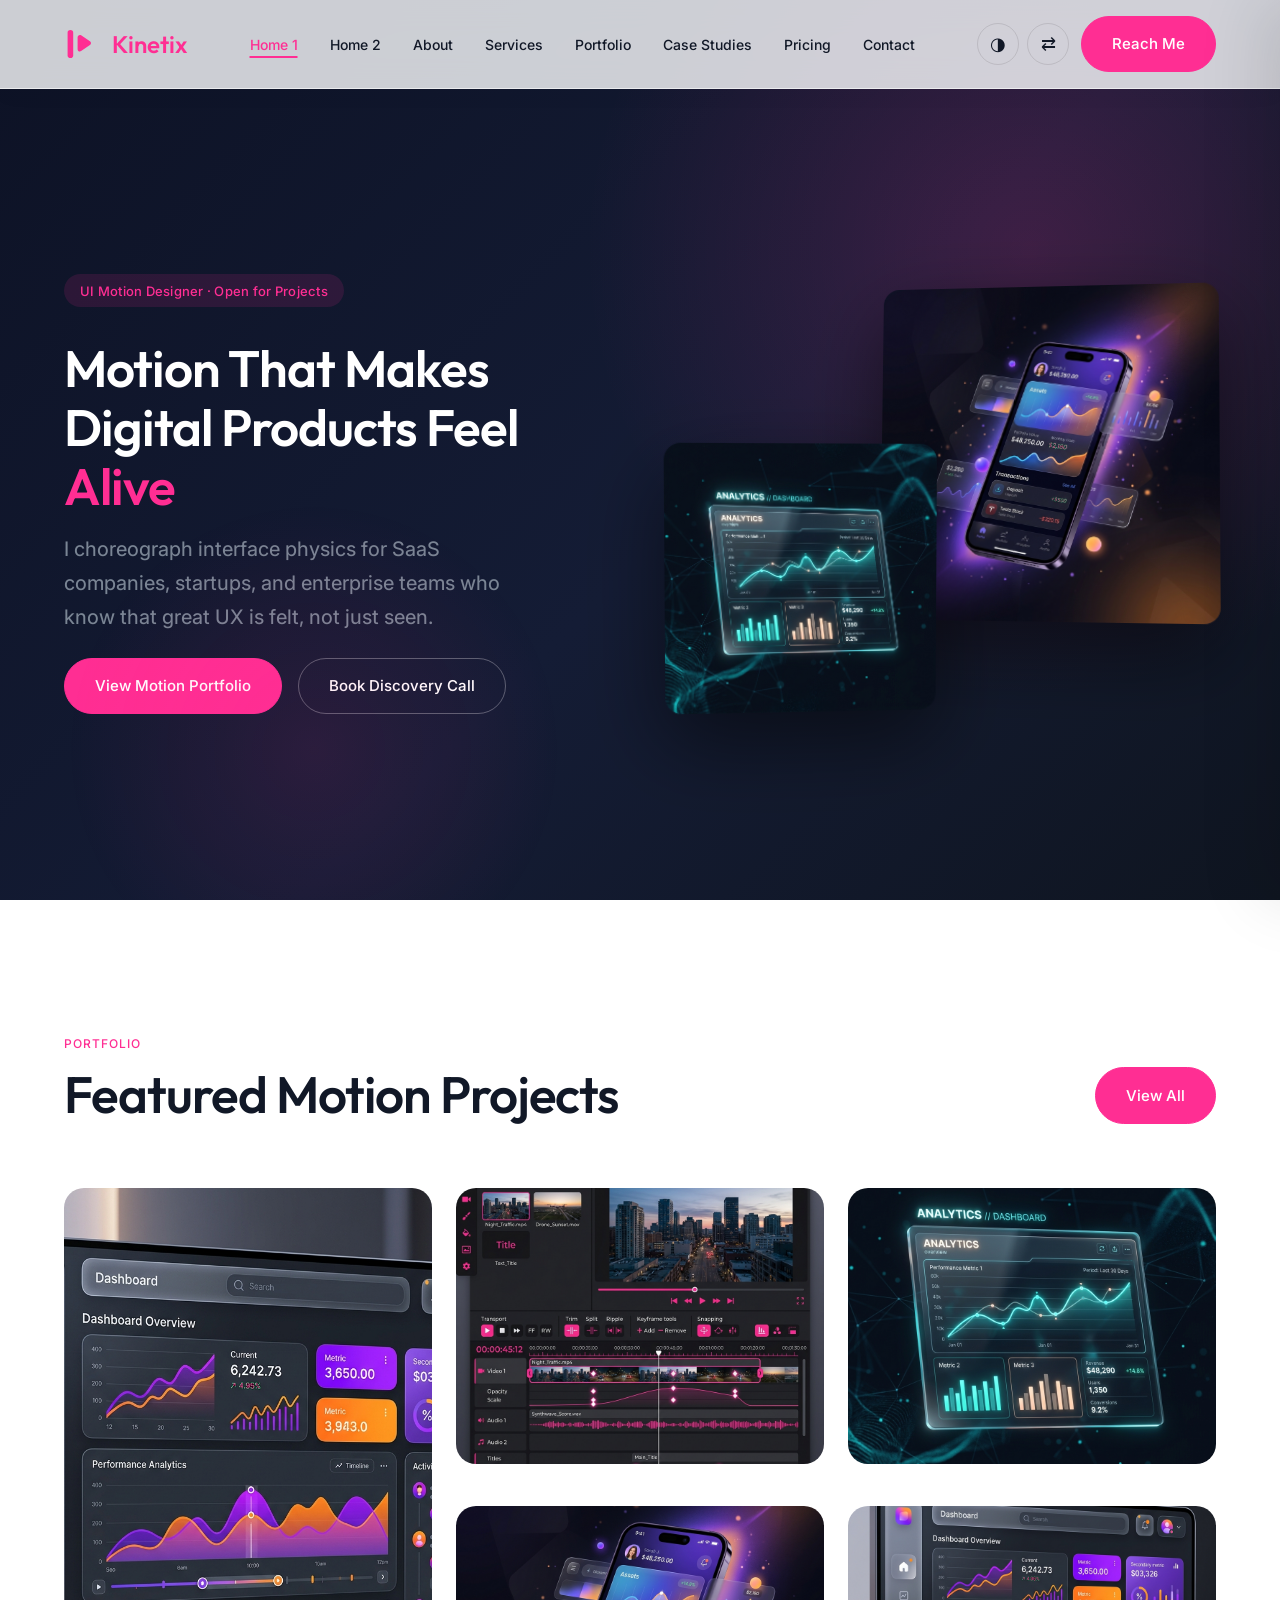
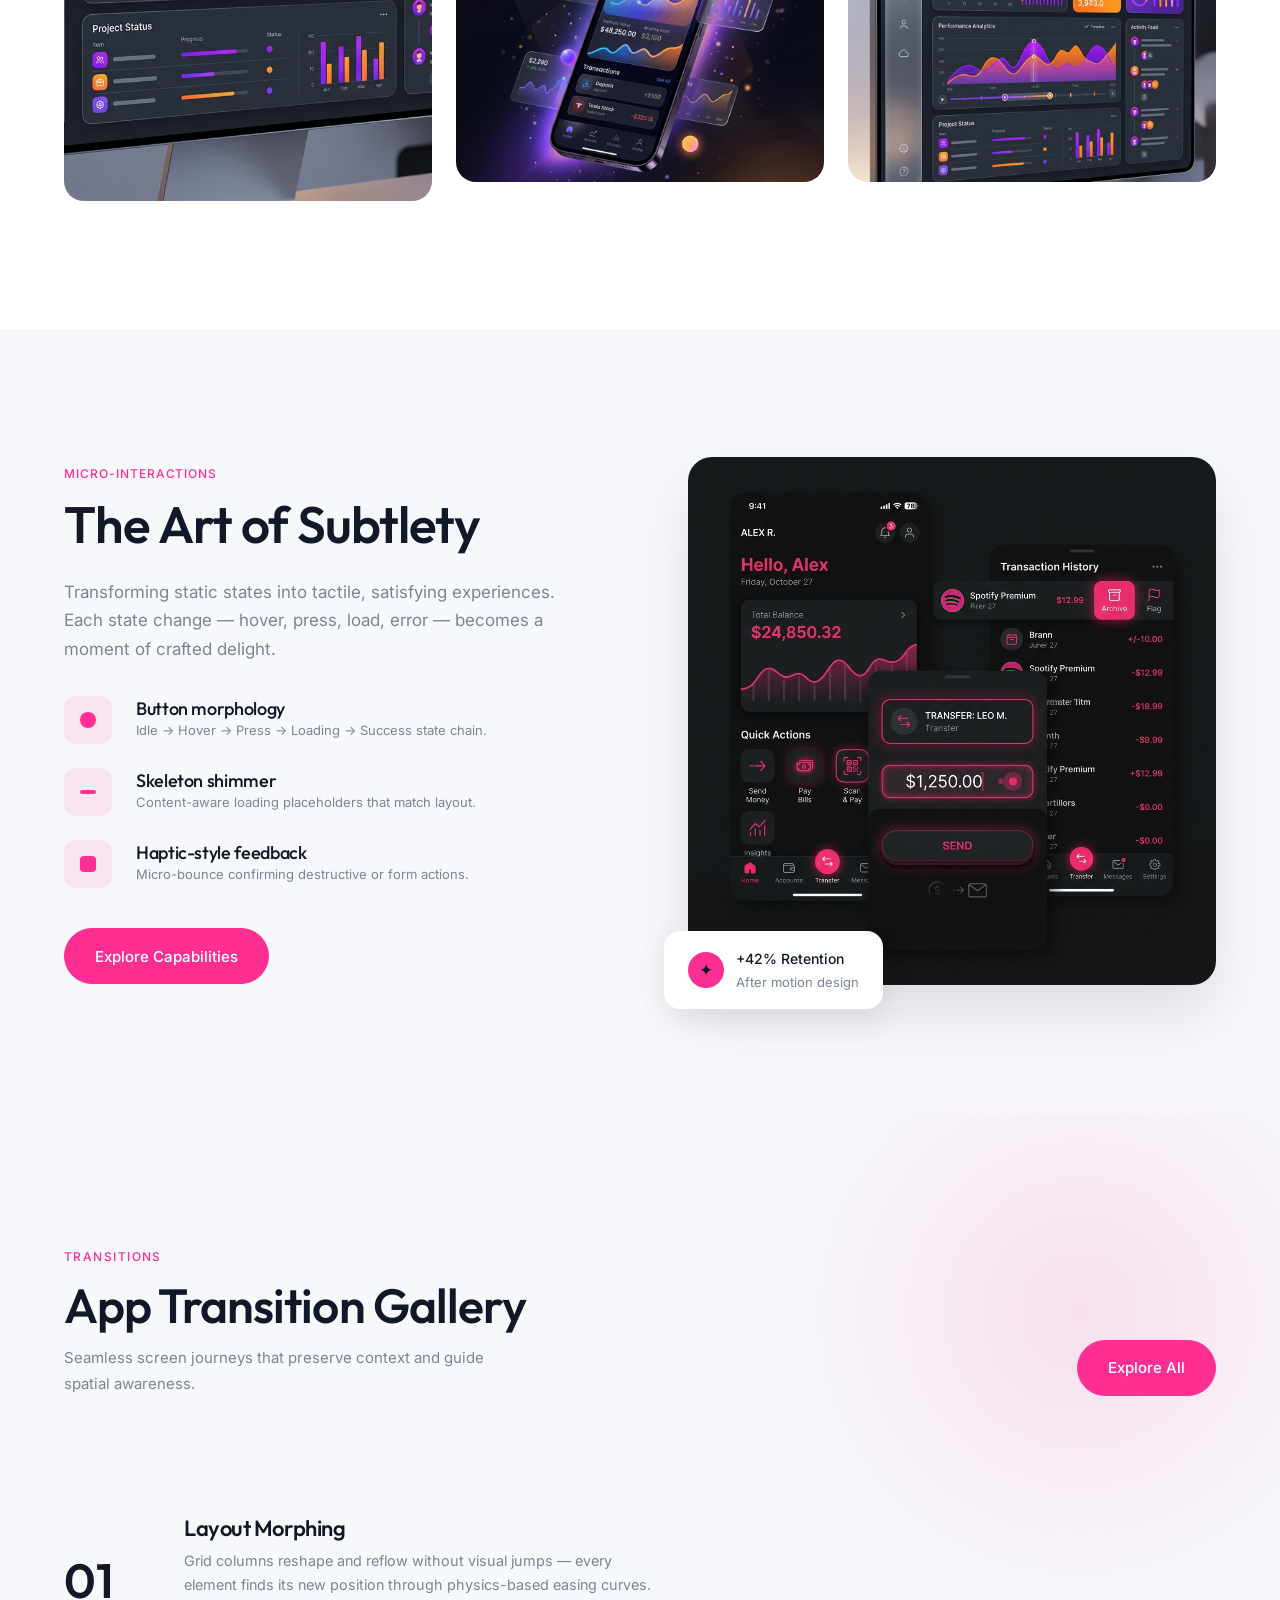
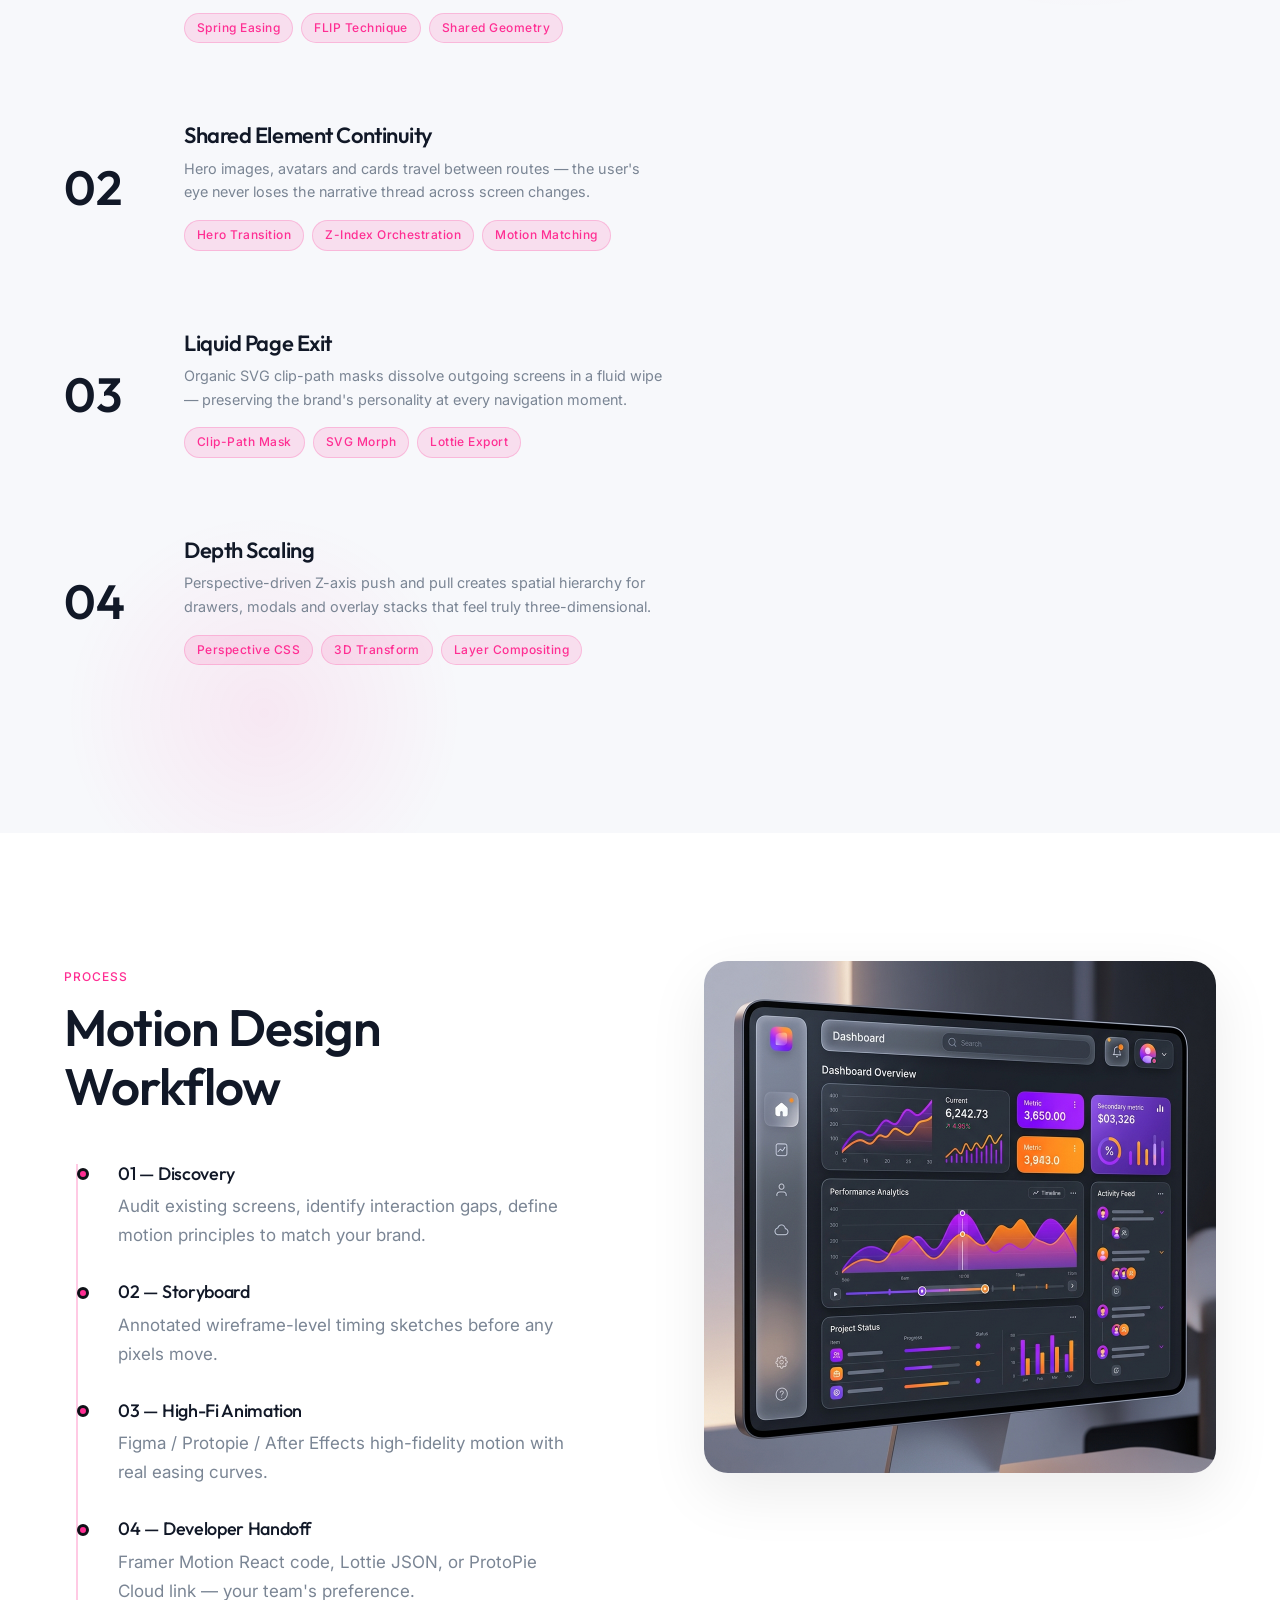
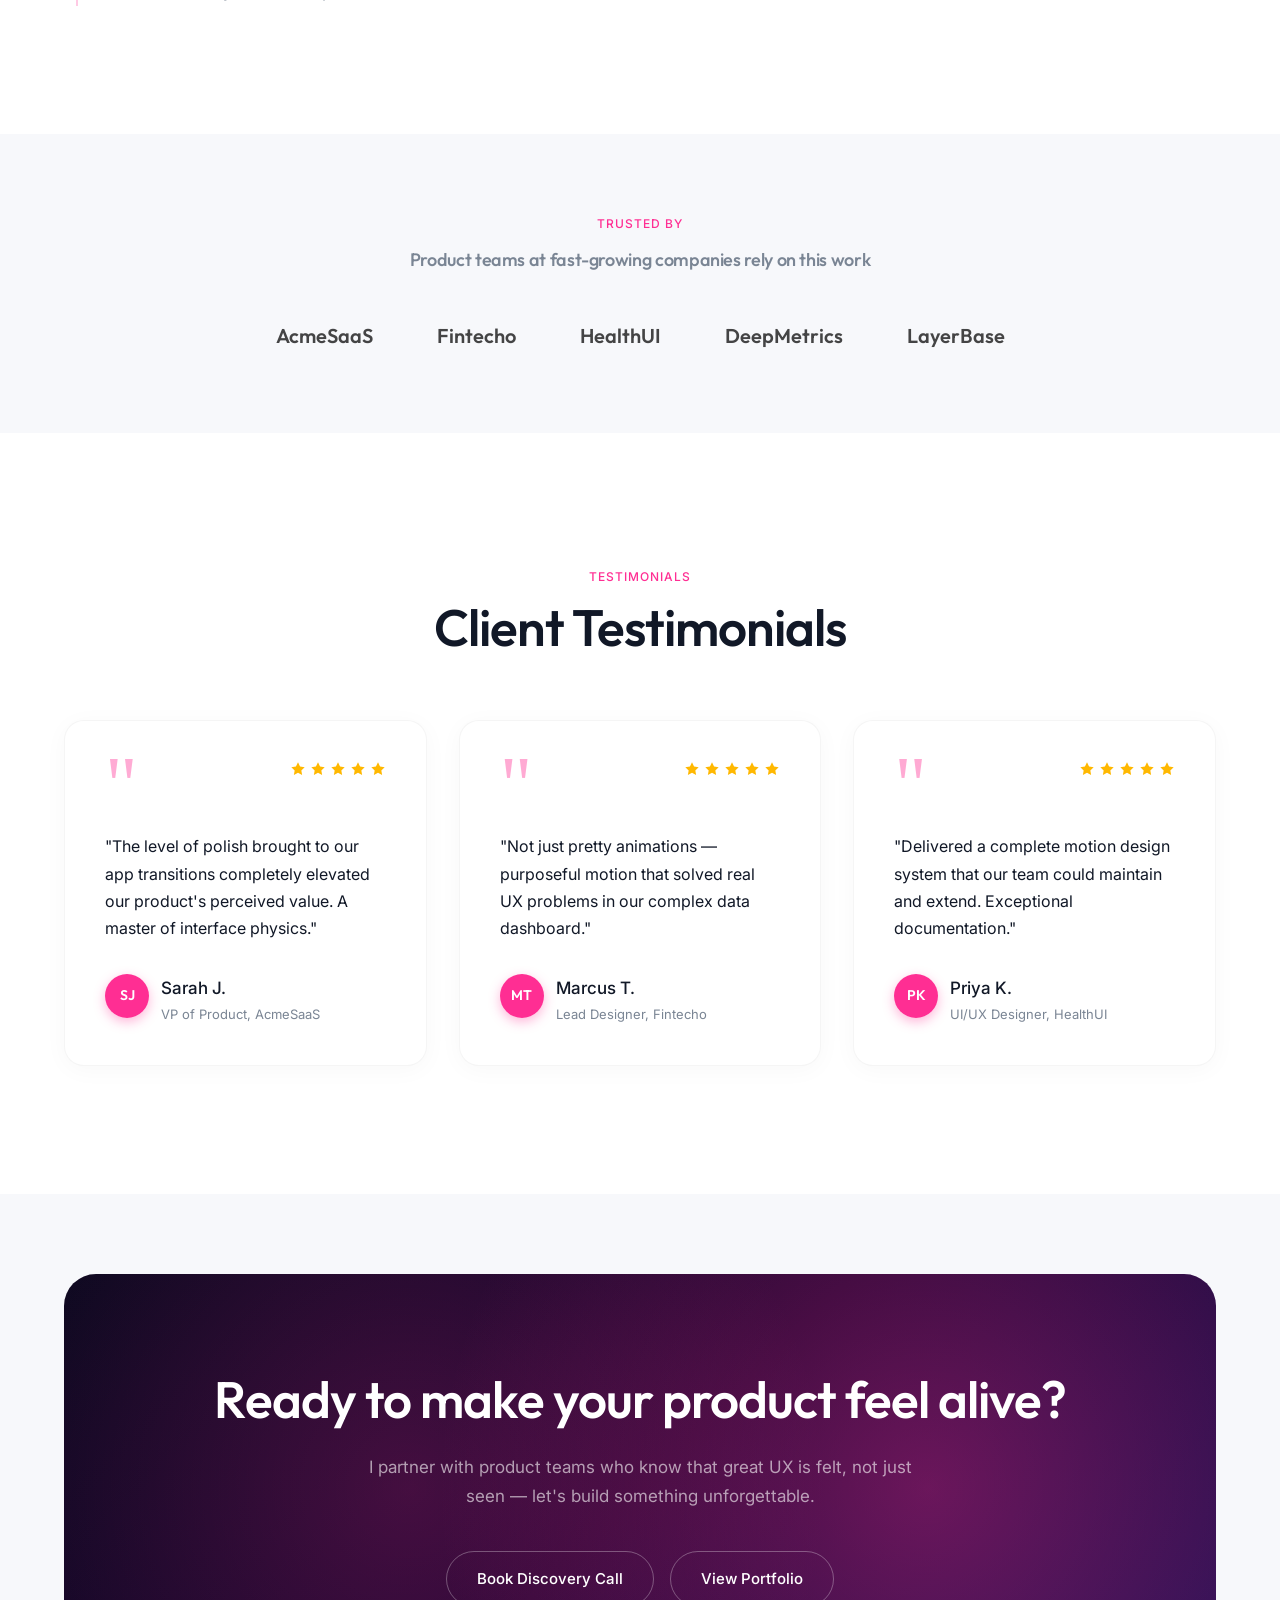
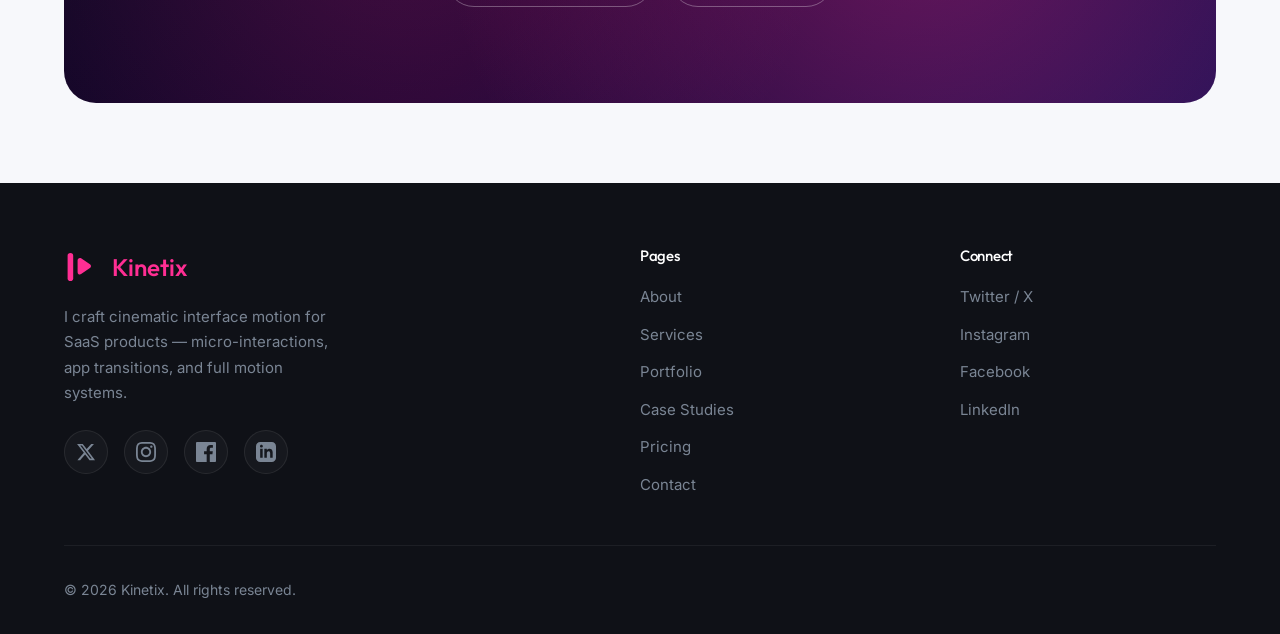
<file: index.html>
<!DOCTYPE html>
<html lang="en">
<head>
  <meta charset="UTF-8">
  <meta name="viewport" content="width=device-width, initial-scale=1.0">
  <title>Home | Freelance UI Motion Designer</title>
  <meta name="description" content="World-class UI Motion Designer crafting cinematic micro-interactions, app transitions, and premium interface animations for SaaS & startups.">
  <link rel="stylesheet" href="assets/css/style.css">
  <link rel="stylesheet" href="assets/css/dark-mode.css">
  <link rel="stylesheet" href="assets/css/rtl.css">
  <style>
    /* Page-specific */

    @media (max-width: 991px) {
      .mobile-center-text {
        text-align: center;
        display: flex;
        flex-direction: column;
        align-items: center;
      }
      .mobile-center-text > p {
        text-align: center;
        margin-left: auto;
        margin-right: auto;
      }
      .mobile-center-text h4, .mobile-center-text p.caption {
        text-align: left !important;
      }
      .cta-banner {
        text-align: center;
      }
    }


    @media (max-width: 991px) {
      .mobile-center-header {
        flex-direction: column !important;
        align-items: center !important;
        text-align: center !important;
        justify-content: center !important;
      }
      .mobile-center-header > div {
        display: flex;
        flex-direction: column;
        align-items: center;
      }
      .mobile-center-header-simple {
        text-align: center !important;
        display: flex;
        flex-direction: column;
        align-items: center;
      }
    }


    .hero-grid-split {
      display: grid;
      grid-template-columns: 1fr;
      gap: 3rem;
      align-items: center;
      min-height: inherit;
    }
    @media (min-width: 992px) {
      .hero-grid-split {
        grid-template-columns: 1fr 1fr;
        gap: 4rem;
      }
    }
    @media (max-width: 991px) {
      .hero-canvas {
        height: auto !important;
        display: flex;
        flex-direction: column;
        align-items: center;
        gap: 2rem;
        perspective: none !important;
        margin-top: 2rem;
      }
      .float-card {
        position: relative !important;
        transform: none !important;
        box-shadow: 0 10px 40px rgba(0,0,0,0.3) !important;
      }
      .float-card:nth-child(1), .float-card:nth-child(2) {
        width: 100% !important;
        max-width: 320px !important;
        right: auto !important; left: auto !important; top: auto !important; bottom: auto !important;
      }
    }

    .hero-bg {
      background: linear-gradient(135deg, #0d0f1a 0%, #111827 60%, #0f1117 100%);
      position: relative;
      overflow: hidden;
    }
    /* Light mode: slightly lighter, warm-dark gradient so it reads as intentional dark hero */
    :root:not([data-theme="dark"]) .hero-bg {
      background: linear-gradient(135deg, #0d1225 0%, #141c35 55%, #0f1520 100%);
    }
    .hero-bg::before {
      content: '';
      position: absolute;
      width: 900px; height: 900px;
      border-radius: 50%;
      background: radial-gradient(circle, rgba(255,46,147,0.18) 0%, transparent 70%);
      top: -200px; right: -200px; pointer-events: none;
    }
    .hero-bg::after {
      content: '';
      position: absolute;
      width: 500px; height: 500px;
      border-radius: 50%;
      background: radial-gradient(circle, rgba(255,46,147,0.1) 0%, transparent 70%);
      bottom: -100px; left: 5%; pointer-events: none;
    }

    /* Floating UI cards in hero */
    .hero-canvas {
      position: relative;
      height: 500px;
      perspective: 1200px;
    }
    .float-card {
      position: absolute;
      border-radius: 16px;
      overflow: hidden;
      box-shadow: 0 30px 80px rgba(0,0,0,0.5);
      transition: transform 0.4s cubic-bezier(0.16,1,0.3,1);
    }
    .float-card:nth-child(1) { width: 62%; right: 0; top: 0; transform: rotateY(-8deg) rotateX(4deg); }
    .float-card:nth-child(2) { width: 48%; left: 0; bottom: 0; transform: rotateY(6deg) rotateX(-3deg) translateZ(40px); }

    /* Workflow step */
    .wf-line {
      display: flex; flex-direction: column; gap: 2rem;
      border-left: 2px solid rgba(255,46,147,0.25);
      padding-left: 2.5rem; margin-left: 0.75rem;
    }
    .wf-dot {
      position: absolute;
      left: calc(-2.5rem - 1px); top: 0.3rem;
      width: 12px; height: 12px;
      border-radius: 50%; background: var(--accent);
      border: 3px solid var(--bg-dark);
    }
    .wf-step { position: relative; }

    /* Trusted logos strip */
    .logo-strip { display: flex; align-items: center; gap: 4rem; justify-content: center; flex-wrap: wrap; }
    .logo-strip span {
      font-family: 'Outfit', sans-serif; font-weight: 580; font-size: 1.25rem;
      color: var(--muted); filter: grayscale(1); opacity: 0.5;
      transition: opacity 0.3s, filter 0.3s;
    }
    html:not([data-theme="dark"]) .logo-strip span { opacity: 0.8; color: var(--primary); }
    .logo-strip span:hover { opacity: 1; filter: none; }

    /* ── Desktop viewport fit: hero content fully visible without scroll ── */
    @media (min-width: 1025px) {
      .hero-viewport {
        min-height: 100dvh;
        max-height: 100dvh;
        padding-top: 5.5rem;   /* tighter top — navbar is ~4.5rem tall */
        align-items: center;
      }
      /* Scale h1 down slightly so all copy + buttons sit in frame */
      .hero-viewport .hero-h1 {
        font-size: clamp(2.2rem, 4vw, 3.6rem);
        margin-bottom: 1rem !important;
      }
      .hero-viewport .lead {
        margin-bottom: 1.5rem !important;
      }
      .hero-canvas {
        height: 420px;
      }
    }

    /* Testimonial quote */
    .quote-mark {
      font-family: Georgia, serif; font-size: 5rem; line-height: 0.6;
      color: var(--accent); display: block; margin-bottom: 1.5rem; opacity: 0.4;
    }

    /* Floating badge responsive */
    .floating-badge {
      position: absolute; bottom: -1.5rem; left: -1.5rem;
      background: var(--white); border-radius: 16px; padding: 1rem 1.5rem;
      box-shadow: 0 10px 30px rgba(0,0,0,0.08); display: flex; align-items: center; gap: 0.75rem;
    }
    @media (max-width: 767px) {
      .floating-badge {
        left: 0.5rem; bottom: -1rem; transform: none;
        padding: 0.5rem 0.75rem; border-radius: 12px;
        white-space: nowrap;
      }
      .floating-badge > div:first-child {
        width: 28px !important; height: 28px !important;
      }
      .floating-badge .caption { font-size: 0.7rem; }
      .floating-badge div > div:first-child { font-size: 0.8rem !important; }
    }
  </style>
  <link rel="icon" type="image/svg+xml" href="assets/images/favicon.svg">
</head>
<body>

<div class="cursor-glow"></div>

<!-- ===== NAVBAR ===== -->
<nav class="navbar">
  <a href="index.html" class="logo"><svg class="logo-icon" viewBox="0 0 40 40" fill="none" xmlns="http://www.w3.org/2000/svg"><path d="M8 6V34" stroke="var(--brand)" stroke-width="7" stroke-linecap="round"/><path d="M17 11.5C17 9.2 19.5 7.8 21.4 9.1L32.4 16.6C34.2 17.8 34.2 20.2 32.4 21.4L21.4 28.9C19.5 30.2 17 28.8 17 26.5V11.5Z" fill="url(#k-play-grad)"/><defs><linearGradient id="k-play-grad" x1="17" y1="9" x2="33" y2="29" gradientUnits="userSpaceOnUse"><stop stop-color="var(--accent)"/><stop offset="1" stop-color="var(--brand)"/></linearGradient></defs></svg>Kinetix</a>
  <ul class="nav-links">
    <li><a href="index.html">Home 1</a></li>
    <li><a href="home-2.html">Home 2</a></li>
    <li><a href="about.html">About</a></li>
    <li><a href="services.html">Services</a></li>
    <li><a href="portfolio.html">Portfolio</a></li>
    <li><a href="case-studies.html">Case Studies</a></li>
    <li><a href="pricing.html">Pricing</a></li>
    <li><a href="contact.html">Contact</a></li>
  </ul>
  <div class="nav-actions">
    <div style="display:flex;gap:0.5rem;">
      <button class="nav-icon-btn dm-toggle-btn" aria-label="Toggle Dark Mode">◑</button>
      <button class="nav-icon-btn rtl-toggle-btn" aria-label="Toggle RTL">⇄</button>
    </div>
    <a href="contact.html" class="btn btn-primary">Reach Me</a>
    <button class="hamburger" aria-label="Open menu">
      <div class="hamburger-icon"><span></span><span></span><span></span></div>
    </button>
  </div>
</nav>

<div class="offcanvas-overlay"></div>
<div class="offcanvas">
  <button class="close-menu-btn" aria-label="Close menu">&times;</button>
  <div class="offcanvas-links">
    <a href="index.html">Home 1</a>
    <a href="home-2.html">Home 2</a>
    <a href="about.html">About</a>
    <a href="services.html">Services</a>
    <a href="portfolio.html">Portfolio</a>
    <a href="case-studies.html">Case Studies</a>
    <a href="pricing.html">Pricing</a>
    <a href="contact.html">Contact</a>
  </div>
  <div class="offcanvas-footer">
    <div style="display:flex;gap:1rem;margin-bottom:1rem;justify-content:center;">
      <button class="nav-icon-btn dm-toggle-btn" aria-label="Toggle Dark Mode">◑</button>
      <button class="nav-icon-btn rtl-toggle-btn" aria-label="Toggle RTL">⇄</button>
    </div>
    <a href="contact.html" class="btn btn-primary" style="width:100%;justify-content:center;">Reach Me</a>
  </div>
</div>

<main>

<!-- ===== HERO ===== -->
<section class="hero-viewport hero-bg">
  <div class="container hero-grid-split">
    <div class="reveal">
      <span class="pill pill-accent" style="margin-bottom:2rem;display:inline-block;">UI Motion Designer · Open for Projects</span>
      <h1 class="hero-h1" style="color:#ffffff;margin-bottom:1.5rem;">Motion That Makes Digital Products Feel <em style="color:var(--accent);font-style:normal;">Alive</em></h1>
      <p class="lead" style="color:var(--muted);margin-bottom:2.5rem;max-width:480px;">I choreograph interface physics for SaaS companies, startups, and enterprise teams who know that great UX is felt, not just seen.</p>
      <div style="display:flex;gap:1rem;flex-wrap:wrap;">
        <a href="portfolio.html" class="btn btn-primary">View Motion Portfolio</a>
        <a href="contact.html" class="btn btn-outline-white">Book Discovery Call</a>
      </div>
    </div>
    <div class="hero-canvas reveal reveal-delay-1">
      <div class="float-card" data-parallax="12">
        <img src="assets/images/img2.png" alt="UI Interface">
      </div>
      <div class="float-card" data-parallax="20">
        <img src="assets/images/img4.png" alt="Analytics Card">
      </div>
    </div>
  </div>
</section>

<!-- ===== SECTION 1 — Featured Motion Projects ===== -->
<section class="section" style="background:var(--white);">
  <div class="container">
    <div class="reveal mobile-center-header" style="display:flex;justify-content:space-between;align-items:flex-end;margin-bottom:4rem;flex-wrap:wrap;gap:1rem;">
      <div>
        <span class="label">Portfolio</span>
        <h2 style="margin-top:0.5rem;">Featured Motion Projects</h2>
      </div>
      <a href="portfolio.html" class="btn btn-primary">View All</a>
    </div>
    <!-- Masonry-style 3-col layout, each unique height -->
    <div style="display:grid;grid-template-columns:repeat(3,1fr);grid-template-rows:auto auto;gap:1.5rem;">
      <div class="masonry-item reveal" style="grid-row:span 2;aspect-ratio:3/5;">
        <img src="assets/images/img1.png" alt="Fintech Dashboard">
        <div class="masonry-overlay"><h3>Fintech Dashboard</h3><p>Data-viz motion system</p></div>
      </div>
      <div class="masonry-item reveal reveal-delay-1" style="aspect-ratio:4/3;">
        <img src="assets/images/img3_timeline_ui.png" alt="Timeline UI">
        <div class="masonry-overlay"><h3>Motion Timeline</h3><p>Editor interface physics</p></div>
      </div>
      <div class="masonry-item reveal reveal-delay-2" style="aspect-ratio:4/3;">
        <img src="assets/images/img4.png" alt="Analytics">
        <div class="masonry-overlay"><h3>Analytics Panel</h3><p>Scroll-linked counters</p></div>
      </div>
      <div class="masonry-item reveal reveal-delay-1" style="aspect-ratio:4/3;">
        <img src="assets/images/img2.png" alt="Mobile Wallet">
        <div class="masonry-overlay"><h3>Mobile Wallet</h3><p>Gestural spring physics</p></div>
      </div>
      <div class="masonry-item reveal reveal-delay-2" style="aspect-ratio:4/3;">
        <img src="assets/images/img1.png" alt="SaaS">
        <div class="masonry-overlay"><h3>SaaS Onboarding</h3><p>Retention-driving flows</p></div>
      </div>
    </div>
  </div>
</section>

<!-- ===== SECTION 2 — Micro Interaction Showcase (split layout) ===== -->
<section class="section" style="background:var(--bg-light);">
  <div class="container reveal">
    <div class="grid grid-2" style="align-items:center;gap:6rem;">
      <div class="mobile-center-text">
        <span class="label">Micro-Interactions</span>
        <h2 style="margin-top:0.5rem;margin-bottom:1.5rem;">The Art of Subtlety</h2>
        <p style="margin-bottom:2rem;">Transforming static states into tactile, satisfying experiences. Each state change — hover, press, load, error — becomes a moment of crafted delight.</p>
        <div style="display:flex;flex-direction:column;gap:1.5rem;">
          <div style="display:flex;align-items:center;gap:1.5rem;">
            <div style="width:48px;height:48px;border-radius:12px;background:rgba(255,46,147,0.1);display:flex;align-items:center;justify-content:center;flex-shrink:0;">
              <div style="width:16px;height:16px;border-radius:50%;background:var(--accent);"></div>
            </div>
            <div><h4>Button morphology</h4><p class="caption">Idle → Hover → Press → Loading → Success state chain.</p></div>
          </div>
          <div style="display:flex;align-items:center;gap:1.5rem;">
            <div style="width:48px;height:48px;border-radius:12px;background:rgba(255,46,147,0.1);display:flex;align-items:center;justify-content:center;flex-shrink:0;">
              <div style="width:16px;height:4px;background:var(--highlight);border-radius:2px;"></div>
            </div>
            <div><h4>Skeleton shimmer</h4><p class="caption">Content-aware loading placeholders that match layout.</p></div>
          </div>
          <div style="display:flex;align-items:center;gap:1.5rem;">
            <div style="width:48px;height:48px;border-radius:12px;background:rgba(255,46,147,0.1);display:flex;align-items:center;justify-content:center;flex-shrink:0;">
              <div style="width:16px;height:16px;border-radius:4px;background:var(--accent);"></div>
            </div>
            <div><h4>Haptic-style feedback</h4><p class="caption">Micro-bounce confirming destructive or form actions.</p></div>
          </div>
        </div>
        <a href="services.html" class="btn btn-primary" style="margin-top:2.5rem;">Explore Capabilities</a>
      </div>
      <div style="position:relative;">
        <div style="border-radius:24px;overflow:hidden;box-shadow:0 30px 60px rgba(0,0,0,0.1);">
          <img src="assets/images/img3_micro_interact.png" alt="Micro-interactions showcase">
        </div>
        <!-- floating pill badge -->
        <div class="floating-badge">
          <div style="width:36px;height:36px;border-radius:50%;background:var(--highlight);display:flex;align-items:center;justify-content:center;">✦</div>
          <div><div style="font-weight:500;font-size:0.875rem;">+42% Retention</div><div class="caption">After motion design</div></div>
        </div>
      </div>
    </div>
  </div>
</section>

<!-- ===== SECTION 3 — App Transition Gallery ===== -->
<section class="section atg-section" style="background:var(--bg-main);overflow:hidden;position:relative;">
  <!-- Background glow blobs -->
  <div style="position:absolute;width:600px;height:600px;border-radius:50%;background:radial-gradient(circle,rgba(255,46,147,0.12) 0%,transparent 70%);top:-100px;right:-100px;pointer-events:none;"></div>
  <div style="position:absolute;width:400px;height:400px;border-radius:50%;background:radial-gradient(circle,rgba(255,46,147,0.08) 0%,transparent 70%);bottom:-80px;left:5%;pointer-events:none;"></div>

  <div class="container" style="position:relative;z-index:2;">

    <!-- Header -->
    <div class="reveal mobile-center-header" style="display:flex;justify-content:space-between;align-items:flex-end;margin-bottom:5rem;flex-wrap:wrap;gap:1.5rem;">
      <div>
        <span class="label" style="color:var(--accent);letter-spacing:0.12em;">Transitions</span>
        <h2 style="margin-top:0.5rem;font-size:clamp(2rem,4vw,3rem);">App Transition Gallery</h2>
        <p style="max-width:440px;margin-top:0.75rem;font-size:0.9375rem;">Seamless screen journeys that preserve context and guide spatial awareness.</p>
      </div>
      <a href="portfolio.html" class="btn btn-primary">Explore All</a>
    </div>

    <!-- Transition rows -->
    <div class="atg-list">

      <!-- Row 1 -->
      <div class="atg-row reveal" style="--atg-accent:#FF2E93;">
        <div class="atg-num">01</div>
        <div class="atg-body">
          <h3 class="atg-title">Layout Morphing</h3>
          <p class="atg-desc">Grid columns reshape and reflow without visual jumps — every element finds its new position through physics-based easing curves.</p>
          <div class="atg-tags">
            <span class="atg-tag">Spring Easing</span>
            <span class="atg-tag">FLIP Technique</span>
            <span class="atg-tag">Shared Geometry</span>
          </div>
        </div>
        <div class="atg-visual">
          <div class="atg-bar-group">
            <div class="atg-bar" style="width:88%;animation-delay:0s;"></div>
            <div class="atg-bar" style="width:65%;animation-delay:0.15s;"></div>
            <div class="atg-bar" style="width:74%;animation-delay:0.3s;"></div>
          </div>
          <span class="atg-ease-label">cubic-bezier(0.34,1.56,0.64,1)</span>
        </div>
      </div>

      <!-- Row 2 -->
      <div class="atg-row reveal reveal-delay-1" style="--atg-accent:#FF2E93;">
        <div class="atg-num">02</div>
        <div class="atg-body">
          <h3 class="atg-title">Shared Element Continuity</h3>
          <p class="atg-desc">Hero images, avatars and cards travel between routes — the user's eye never loses the narrative thread across screen changes.</p>
          <div class="atg-tags">
            <span class="atg-tag">Hero Transition</span>
            <span class="atg-tag">Z-Index Orchestration</span>
            <span class="atg-tag">Motion Matching</span>
          </div>
        </div>
        <div class="atg-visual">
          <div class="atg-bar-group">
            <div class="atg-bar" style="width:92%;animation-delay:0.1s;"></div>
            <div class="atg-bar" style="width:55%;animation-delay:0.25s;"></div>
            <div class="atg-bar" style="width:80%;animation-delay:0.4s;"></div>
          </div>
          <span class="atg-ease-label">cubic-bezier(0.16,1,0.3,1)</span>
        </div>
      </div>

      <!-- Row 3 -->
      <div class="atg-row reveal reveal-delay-2" style="--atg-accent:#FF2E93;">
        <div class="atg-num">03</div>
        <div class="atg-body">
          <h3 class="atg-title">Liquid Page Exit</h3>
          <p class="atg-desc">Organic SVG clip-path masks dissolve outgoing screens in a fluid wipe — preserving the brand's personality at every navigation moment.</p>
          <div class="atg-tags">
            <span class="atg-tag">Clip-Path Mask</span>
            <span class="atg-tag">SVG Morph</span>
            <span class="atg-tag">Lottie Export</span>
          </div>
        </div>
        <div class="atg-visual">
          <div class="atg-bar-group">
            <div class="atg-bar" style="width:70%;animation-delay:0s;"></div>
            <div class="atg-bar" style="width:95%;animation-delay:0.2s;"></div>
            <div class="atg-bar" style="width:60%;animation-delay:0.35s;"></div>
          </div>
          <span class="atg-ease-label">cubic-bezier(0.4,0,0.2,1)</span>
        </div>
      </div>

      <!-- Row 4 -->
      <div class="atg-row reveal reveal-delay-3" style="--atg-accent:#FF2E93;">
        <div class="atg-num">04</div>
        <div class="atg-body">
          <h3 class="atg-title">Depth Scaling</h3>
          <p class="atg-desc">Perspective-driven Z-axis push and pull creates spatial hierarchy for drawers, modals and overlay stacks that feel truly three-dimensional.</p>
          <div class="atg-tags">
            <span class="atg-tag">Perspective CSS</span>
            <span class="atg-tag">3D Transform</span>
            <span class="atg-tag">Layer Compositing</span>
          </div>
        </div>
        <div class="atg-visual">
          <div class="atg-bar-group">
            <div class="atg-bar" style="width:82%;animation-delay:0.05s;"></div>
            <div class="atg-bar" style="width:68%;animation-delay:0.2s;"></div>
            <div class="atg-bar" style="width:90%;animation-delay:0.38s;"></div>
          </div>
          <span class="atg-ease-label">cubic-bezier(0.34,1.2,0.64,1)</span>
        </div>
      </div>

    </div><!-- /atg-list -->
  </div>
</section>

<style>
/* ── App Transition Gallery ── */
.atg-list { display:flex; flex-direction:column; gap:0; }

.atg-row {
  display:grid;
  grid-template-columns: 5rem 1fr 280px;
  gap:2.5rem;
  align-items:center;
  padding:2.5rem 0;
  border-bottom:1px solid var(--border-color);
  transition:background 0.3s;
  cursor:default;
  position:relative;
}
.atg-row:first-child { border-top:1px solid var(--border-color); }
.atg-row::before {
  content:'';
  position:absolute;
  inset:0;
  background:linear-gradient(90deg, rgba(var(--atg-accent-rgb,255,46,147),0.04) 0%, transparent 60%);
  opacity:0;
  transition:opacity 0.35s;
  pointer-events:none;
}
.atg-row:hover::before { opacity:1; }
.atg-row:hover .atg-num { color:var(--atg-accent); text-shadow:0 0 20px color-mix(in srgb,var(--atg-accent) 40%,transparent); }

.atg-num {
  font-family:'Outfit',sans-serif;
  font-size:3rem;
  font-weight:580;
  color:var(--border-color);
  line-height:1;
  transition:color 0.3s, text-shadow 0.3s;
  user-select:none;
}

.atg-title {
  font-family:'Outfit',sans-serif;
  font-size:1.375rem;
  font-weight:560;
  margin-bottom:0.5rem;
  transition:color 0.3s;
}
.atg-row:hover .atg-title { color:var(--accent); }

.atg-desc {
  font-size:0.9rem;
  line-height:1.65;
  margin-bottom:1rem;
  max-width:480px;
}

.atg-tags { display:flex; flex-wrap:wrap; gap:0.5rem; }
.atg-tag {
  font-size:0.75rem;
  font-weight:500;
  letter-spacing:0.04em;
  color:var(--atg-accent);
  background:color-mix(in srgb,var(--atg-accent) 12%,transparent);
  border:1px solid color-mix(in srgb,var(--atg-accent) 22%,transparent);
  border-radius:100px;
  padding:0.25rem 0.75rem;
}

.atg-visual {
  display:flex;
  flex-direction:column;
  gap:0.5rem;
  align-items:flex-end;
}
.atg-bar-group {
  display:flex;
  flex-direction:column;
  gap:0.5rem;
  width:100%;
}
.atg-bar {
  height:4px;
  border-radius:100px;
  background:color-mix(in srgb,var(--atg-accent) 40%,var(--border-color));
  position:relative;
  overflow:hidden;
}
.atg-bar::after {
  content:'';
  position:absolute;
  inset:0;
  background:var(--atg-accent);
  border-radius:100px;
  transform:scaleX(0);
  transform-origin:left;
  transition:transform 0.6s cubic-bezier(0.34, 1.56, 0.64, 1);
}
.atg-row:hover .atg-bar::after { transform:scaleX(1); }

.atg-ease-label {
  font-family:monospace;
  font-size:0.65rem;
  color:var(--muted);
  letter-spacing:0.05em;
  opacity:0;
  transition:opacity 0.3s 0.2s;
}
.atg-row:hover .atg-ease-label { opacity:1; }

@media(max-width:1024px) {
  .atg-row { grid-template-columns:4rem 1fr; }
  .atg-visual { display:none; }
}
@media(max-width:767px) {
  .atg-row { grid-template-columns:3rem 1fr; gap:1.5rem; padding:2rem 0; }
  .atg-num { font-size:2rem; }
}


</style>


<!-- ===== SECTION 4 — Motion Design Workflow (editorial 2-col) ===== -->
<section class="section" style="background:var(--white);">
  <div class="container">
    <div class="grid grid-2" style="align-items:start;gap:8rem;">
      <div class="reveal mobile-center-header-simple">
        <span class="label">Process</span>
        <h2 style="margin-top:0.5rem;margin-bottom:3rem;">Motion Design Workflow</h2>
        <div class="wf-line">
          <div class="wf-step"><div class="wf-dot"></div><h4>01 — Discovery</h4><p style="margin-top:0.5rem;">Audit existing screens, identify interaction gaps, define motion principles to match your brand.</p></div>
          <div class="wf-step"><div class="wf-dot"></div><h4>02 — Storyboard</h4><p style="margin-top:0.5rem;">Annotated wireframe-level timing sketches before any pixels move.</p></div>
          <div class="wf-step"><div class="wf-dot"></div><h4>03 — High-Fi Animation</h4><p style="margin-top:0.5rem;">Figma / Protopie / After Effects high-fidelity motion with real easing curves.</p></div>
          <div class="wf-step"><div class="wf-dot"></div><h4>04 — Developer Handoff</h4><p style="margin-top:0.5rem;">Framer Motion React code, Lottie JSON, or ProtoPie Cloud link — your team's preference.</p></div>
        </div>
      </div>
      <div class="reveal reveal-delay-1" style="position:sticky;top:8rem;">
        <div style="border-radius:24px;overflow:hidden;box-shadow:0 20px 60px rgba(0,0,0,0.08);">
          <img src="assets/images/img1.png" alt="Design workflow">
        </div>
      </div>
    </div>
  </div>
</section>

<!-- ===== SECTION 5 — Trusted By ===== -->
<section class="section-sm section" style="background:var(--bg-light);padding-top:5rem;padding-bottom:5rem;">
  <div class="container reveal" style="text-align:center;">
    <span class="label" style="display:block;margin-bottom:1rem;">Trusted By</span>
    <h3 style="margin-bottom:3rem;font-weight:540;color:var(--muted);font-size:1.125rem;">Product teams at fast-growing companies rely on this work</h3>
    <div class="logo-strip">
      <span>AcmeSaaS</span><span>Fintecho</span><span>HealthUI</span><span>DeepMetrics</span><span>LayerBase</span>
    </div>
  </div>
</section>

<!-- ===== SECTION 6 — Testimonials (offset card layout) ===== -->
<section class="section" style="background:var(--white);">
  <div class="container">
    <div class="reveal" style="text-align:center;margin-bottom:4rem;">
      <span class="label">Testimonials</span>
      <h2 style="margin-top:0.5rem;">Client Testimonials</h2>
    </div>
    <div class="grid grid-3" style="align-items:stretch;">
      <div class="card reveal" style="margin-top:0;">
        <div style="display:flex; justify-content:space-between; align-items:flex-start; margin-bottom: 1.5rem;">
          <span class="quote-mark" style="margin-bottom:0;">"</span>
          <div style="display:flex; gap:0.25rem; color:#FFB800;">
            <svg width="16" height="16" viewBox="0 0 24 24" fill="currentColor"><path d="M12 2l3.09 6.26L22 9.27l-5 4.87 1.18 6.88L12 17.77l-6.18 3.25L7 14.14 2 9.27l6.91-1.01L12 2z"/></svg>
            <svg width="16" height="16" viewBox="0 0 24 24" fill="currentColor"><path d="M12 2l3.09 6.26L22 9.27l-5 4.87 1.18 6.88L12 17.77l-6.18 3.25L7 14.14 2 9.27l6.91-1.01L12 2z"/></svg>
            <svg width="16" height="16" viewBox="0 0 24 24" fill="currentColor"><path d="M12 2l3.09 6.26L22 9.27l-5 4.87 1.18 6.88L12 17.77l-6.18 3.25L7 14.14 2 9.27l6.91-1.01L12 2z"/></svg>
            <svg width="16" height="16" viewBox="0 0 24 24" fill="currentColor"><path d="M12 2l3.09 6.26L22 9.27l-5 4.87 1.18 6.88L12 17.77l-6.18 3.25L7 14.14 2 9.27l6.91-1.01L12 2z"/></svg>
            <svg width="16" height="16" viewBox="0 0 24 24" fill="currentColor"><path d="M12 2l3.09 6.26L22 9.27l-5 4.87 1.18 6.88L12 17.77l-6.18 3.25L7 14.14 2 9.27l6.91-1.01L12 2z"/></svg>
          </div>
        </div>
        <p style="color:var(--primary);font-size:1rem;margin-bottom:2rem;">"The level of polish brought to our app transitions completely elevated our product's perceived value. A master of interface physics."</p>
        <div style="margin-top:auto;display:flex;align-items:flex-start;gap:0.75rem;">
          <div style="width:44px;height:44px;border-radius:50%;background:linear-gradient(135deg,#FF2E93,#FF2E93);flex-shrink:0;display:flex;align-items:center;justify-content:center;font-family:'Outfit',sans-serif;font-weight:600;font-size:0.875rem;color:#fff;box-shadow:0 4px 12px rgba(255,46,147,0.35);">SJ</div>
          <div><div style="font-weight:500;">Sarah J.</div><div class="caption">VP of Product, AcmeSaaS</div></div>
        </div>
      </div>
      <div class="card reveal reveal-delay-1" style="margin-top:0;">
        <div style="display:flex; justify-content:space-between; align-items:flex-start; margin-bottom: 1.5rem;">
          <span class="quote-mark" style="margin-bottom:0;">"</span>
          <div style="display:flex; gap:0.25rem; color:#FFB800;">
            <svg width="16" height="16" viewBox="0 0 24 24" fill="currentColor"><path d="M12 2l3.09 6.26L22 9.27l-5 4.87 1.18 6.88L12 17.77l-6.18 3.25L7 14.14 2 9.27l6.91-1.01L12 2z"/></svg>
            <svg width="16" height="16" viewBox="0 0 24 24" fill="currentColor"><path d="M12 2l3.09 6.26L22 9.27l-5 4.87 1.18 6.88L12 17.77l-6.18 3.25L7 14.14 2 9.27l6.91-1.01L12 2z"/></svg>
            <svg width="16" height="16" viewBox="0 0 24 24" fill="currentColor"><path d="M12 2l3.09 6.26L22 9.27l-5 4.87 1.18 6.88L12 17.77l-6.18 3.25L7 14.14 2 9.27l6.91-1.01L12 2z"/></svg>
            <svg width="16" height="16" viewBox="0 0 24 24" fill="currentColor"><path d="M12 2l3.09 6.26L22 9.27l-5 4.87 1.18 6.88L12 17.77l-6.18 3.25L7 14.14 2 9.27l6.91-1.01L12 2z"/></svg>
            <svg width="16" height="16" viewBox="0 0 24 24" fill="currentColor"><path d="M12 2l3.09 6.26L22 9.27l-5 4.87 1.18 6.88L12 17.77l-6.18 3.25L7 14.14 2 9.27l6.91-1.01L12 2z"/></svg>
          </div>
        </div>
        <p style="color:var(--primary);font-size:1rem;margin-bottom:2rem;">"Not just pretty animations — purposeful motion that solved real UX problems in our complex data dashboard."</p>
        <div style="margin-top:auto;display:flex;align-items:flex-start;gap:0.75rem;">
          <div style="width:44px;height:44px;border-radius:50%;background:linear-gradient(135deg,#FF2E93,#FF2E93);flex-shrink:0;display:flex;align-items:center;justify-content:center;font-family:'Outfit',sans-serif;font-weight:600;font-size:0.875rem;color:#fff;box-shadow:0 4px 12px rgba(255,46,147,0.35);">MT</div>
          <div><div style="font-weight:500;">Marcus T.</div><div class="caption">Lead Designer, Fintecho</div></div>
        </div>
      </div>
      <div class="card reveal reveal-delay-2" style="margin-top:0;">
        <div style="display:flex; justify-content:space-between; align-items:flex-start; margin-bottom: 1.5rem;">
          <span class="quote-mark" style="margin-bottom:0;">"</span>
          <div style="display:flex; gap:0.25rem; color:#FFB800;">
            <svg width="16" height="16" viewBox="0 0 24 24" fill="currentColor"><path d="M12 2l3.09 6.26L22 9.27l-5 4.87 1.18 6.88L12 17.77l-6.18 3.25L7 14.14 2 9.27l6.91-1.01L12 2z"/></svg>
            <svg width="16" height="16" viewBox="0 0 24 24" fill="currentColor"><path d="M12 2l3.09 6.26L22 9.27l-5 4.87 1.18 6.88L12 17.77l-6.18 3.25L7 14.14 2 9.27l6.91-1.01L12 2z"/></svg>
            <svg width="16" height="16" viewBox="0 0 24 24" fill="currentColor"><path d="M12 2l3.09 6.26L22 9.27l-5 4.87 1.18 6.88L12 17.77l-6.18 3.25L7 14.14 2 9.27l6.91-1.01L12 2z"/></svg>
            <svg width="16" height="16" viewBox="0 0 24 24" fill="currentColor"><path d="M12 2l3.09 6.26L22 9.27l-5 4.87 1.18 6.88L12 17.77l-6.18 3.25L7 14.14 2 9.27l6.91-1.01L12 2z"/></svg>
            <svg width="16" height="16" viewBox="0 0 24 24" fill="currentColor"><path d="M12 2l3.09 6.26L22 9.27l-5 4.87 1.18 6.88L12 17.77l-6.18 3.25L7 14.14 2 9.27l6.91-1.01L12 2z"/></svg>
          </div>
        </div>
        <p style="color:var(--primary);font-size:1rem;margin-bottom:2rem;">"Delivered a complete motion design system that our team could maintain and extend. Exceptional documentation."</p>
        <div style="margin-top:auto;display:flex;align-items:flex-start;gap:0.75rem;">
          <div style="width:44px;height:44px;border-radius:50%;background:linear-gradient(135deg,#FF2E93,#FF2E93);flex-shrink:0;display:flex;align-items:center;justify-content:center;font-family:'Outfit',sans-serif;font-weight:600;font-size:0.875rem;color:#fff;box-shadow:0 4px 12px rgba(255,46,147,0.35);">PK</div>
          <div><div style="font-weight:500;">Priya K.</div><div class="caption">UI/UX Designer, HealthUI</div></div>
        </div>
      </div>
    </div>
  </div>
</section>

<!-- ===== CTA ===== -->
<section class="section-sm" style="padding:5rem 0;">
  <div class="container">
    <div class="cta-banner reveal">
      <div style="position:relative;z-index:2;">
        <h2 style="color:#ffffff;margin-bottom:1.5rem;">Ready to make your product feel alive?</h2>
        <p style="color:rgba(255,255,255,0.6);margin-bottom:2.5rem;max-width:560px;margin-inline:auto;">I partner with product teams who know that great UX is felt, not just seen — let's build something unforgettable.</p>
        <div style="display:flex;gap:1rem;justify-content:center;flex-wrap:wrap;">
          <a href="contact.html" class="btn btn-outline-white">Book Discovery Call</a>
          <a href="portfolio.html" class="btn btn-outline-white">View Portfolio</a>
        </div>
      </div>
    </div>
  </div>
</section>

</main>

<!-- ===== FOOTER ===== -->
<footer>
  <div class="container">
    <div class="footer-grid">
      <div>
        <a href="index.html" class="logo" style="color:var(--brand);margin-bottom:1rem;"><svg class="logo-icon" viewBox="0 0 40 40" fill="none" xmlns="http://www.w3.org/2000/svg"><path d="M8 6V34" stroke="var(--brand)" stroke-width="7" stroke-linecap="round"/><path d="M17 11.5C17 9.2 19.5 7.8 21.4 9.1L32.4 16.6C34.2 17.8 34.2 20.2 32.4 21.4L21.4 28.9C19.5 30.2 17 28.8 17 26.5V11.5Z" fill="url(#k-play-grad)"/><defs><linearGradient id="k-play-grad" x1="17" y1="9" x2="33" y2="29" gradientUnits="userSpaceOnUse"><stop stop-color="var(--accent)"/><stop offset="1" stop-color="var(--brand)"/></linearGradient></defs></svg>Kinetix</a>
        <p style="max-width:280px;font-size:0.9375rem;">I craft cinematic interface motion for SaaS products — micro-interactions, app transitions, and full motion systems.</p>
        <div class="social-icons" >
          <a href="#" class="social-icon" aria-label="X (Twitter)" ><svg width="20" height="20" viewBox="0 0 24 24" fill="currentColor"><path d="M18.244 2.25h3.308l-7.227 8.26 8.502 11.24H16.17l-5.214-6.817L4.99 21.75H1.68l7.73-8.835L1.254 2.25H8.08l4.713 6.231zm-1.161 17.52h1.833L7.084 4.126H5.117z"/></svg></a>
          <a href="#" class="social-icon" aria-label="Instagram" ><svg width="20" height="20" viewBox="0 0 24 24" fill="currentColor"><path d="M12 2.163c3.204 0 3.584.012 4.85.07 3.252.148 4.771 1.691 4.919 4.919.058 1.265.069 1.645.069 4.849 0 3.205-.012 3.584-.069 4.849-.149 3.225-1.664 4.771-4.919 4.919-1.266.058-1.644.07-4.85.07-3.204 0-3.584-.012-4.849-.07-3.26-.149-4.771-1.699-4.919-4.92-.058-1.265-.07-1.644-.07-4.849 0-3.204.013-3.583.07-4.849.149-3.227 1.664-4.771 4.919-4.919 1.266-.057 1.645-.069 4.849-.069zm0-2.163c-3.259 0-3.667.014-4.947.072-4.358.2-6.78 2.618-6.98 6.98-.059 1.281-.073 1.689-.073 4.948 0 3.259.014 3.668.072 4.948.2 4.358 2.618 6.78 6.98 6.98 1.281.058 1.689.072 4.948.072 3.259 0 3.668-.014 4.948-.072 4.354-.2 6.782-2.618 6.979-6.98.059-1.28.073-1.689.073-4.948 0-3.259-.014-3.667-.072-4.947-.196-4.354-2.617-6.78-6.979-6.98-1.281-.059-1.69-.073-4.949-.073zm0 5.838c-3.403 0-6.162 2.759-6.162 6.162s2.759 6.163 6.162 6.163 6.162-2.759 6.162-6.163c0-3.403-2.759-6.162-6.162-6.162zm0 10.162c-2.209 0-4-1.79-4-4 0-2.209 1.791-4 4-4s4 1.791 4 4c0 2.21-1.791 4-4 4zm6.406-11.845c-.796 0-1.441.645-1.441 1.44s.645 1.44 1.441 1.44c.795 0 1.439-.645 1.439-1.44s-.644-1.44-1.439-1.44z"/></svg></a>
          <a href="#" class="social-icon" aria-label="Facebook" ><svg width="20" height="20" viewBox="0 0 24 24" fill="currentColor"><path d="M22.675 0h-21.35C.597 0 0 .597 0 1.325v21.351C0 23.403.597 24 1.325 24H12.82v-9.294H9.692v-3.622h3.128V8.413c0-3.1 1.893-4.788 4.659-4.788 1.325 0 2.463.099 2.795.143v3.24l-1.918.001c-1.504 0-1.795.715-1.795 1.763v2.313h3.587l-.467 3.622h-3.12V24h6.116c.73 0 1.323-.597 1.323-1.324V1.325C24 .597 23.403 0 22.675 0z"/></svg></a>
          <a href="#" class="social-icon" aria-label="LinkedIn" ><svg width="20" height="20" viewBox="0 0 24 24" fill="currentColor"><path d="M19 0h-14c-2.761 0-5 2.239-5 5v14c0 2.761 2.239 5 5 5h14c2.762 0 5-2.239 5-5v-14c0-2.761-2.238-5-5-5zm-11 19h-3v-11h3v11zm-1.5-12.268c-.966 0-1.75-.79-1.75-1.764s.784-1.764 1.75-1.764 1.75.79 1.75 1.764-.783 1.764-1.75 1.764zm13.5 12.268h-3v-5.604c0-3.368-4-3.113-4 0v5.604h-3v-11h3v1.765c1.396-2.586 7-2.777 7 2.476v6.759z"/></svg></a>
        </div>
      </div>
      <div>
        <h5 style="color:#ffffff;margin-bottom:1.25rem;">Pages</h5>
        <div class="footer-links">
          <a href="about.html">About</a><a href="services.html">Services</a>
          <a href="portfolio.html">Portfolio</a><a href="case-studies.html">Case Studies</a>
          <a href="pricing.html">Pricing</a><a href="contact.html">Contact</a>
        </div>
      </div>
      <div>
        <h5 style="color:#ffffff;margin-bottom:1.25rem;">Connect</h5>
        <div class="footer-links">
          <a href="#">Twitter / X</a><a href="#">Instagram</a>
          <a href="#">Facebook</a><a href="#">LinkedIn</a>
        </div>
      </div>
    </div>
    <div class="footer-bottom">
      <p style="margin:0;font-size:0.875rem;">&copy; 2026 Kinetix. All rights reserved.</p>
      
    </div>
  </div>
</footer>

<script src="assets/js/main.js"></script>



<!-- FOOLPROOF BACK TO TOP -->
<style>
.b2t-fixed {
  position: fixed;
  bottom: 2rem;
  right: 2rem;
  width: 50px;
  height: 50px;
  border-radius: 50%;
  background: var(--brand, #FF2E93);
  color: #fff;
  border: none;
  display: flex;
  align-items: center;
  justify-content: center;
  cursor: pointer;
  z-index: 890;
  opacity: 0;
  visibility: hidden;
  transform: translateY(20px);
  transition: all 0.3s ease;
  box-shadow: 0 4px 12px rgba(255, 46, 147, 0.3);
}
.b2t-fixed.show {
  opacity: 1;
  visibility: visible;
  transform: translateY(0);
}
.b2t-fixed:hover {
  background: #E62280;
  box-shadow: 0 8px 24px rgba(255, 46, 147, 0.5);
  transform: translateY(-4px);
}
</style>
<button class="b2t-fixed" id="b2t-btn" aria-label="Back to Top">
  <svg viewBox="0 0 24 24" width="24" height="24" fill="none" stroke="currentColor" stroke-width="2" stroke-linecap="round" stroke-linejoin="round"><path d="M12 19V5M5 12l7-7 7 7"/></svg>
</button>
<script>
  (function() {
    var btn = document.getElementById('b2t-btn');
    if (btn) {
      window.addEventListener('scroll', function() {
        if (window.scrollY > 50) {
          btn.classList.add('show');
        } else {
          btn.classList.remove('show');
        }
      });
      btn.addEventListener('click', function() {
        window.scrollTo({ top: 0, behavior: 'smooth' });
      });
    }
  })();
</script>

</body>
</html>
</file>
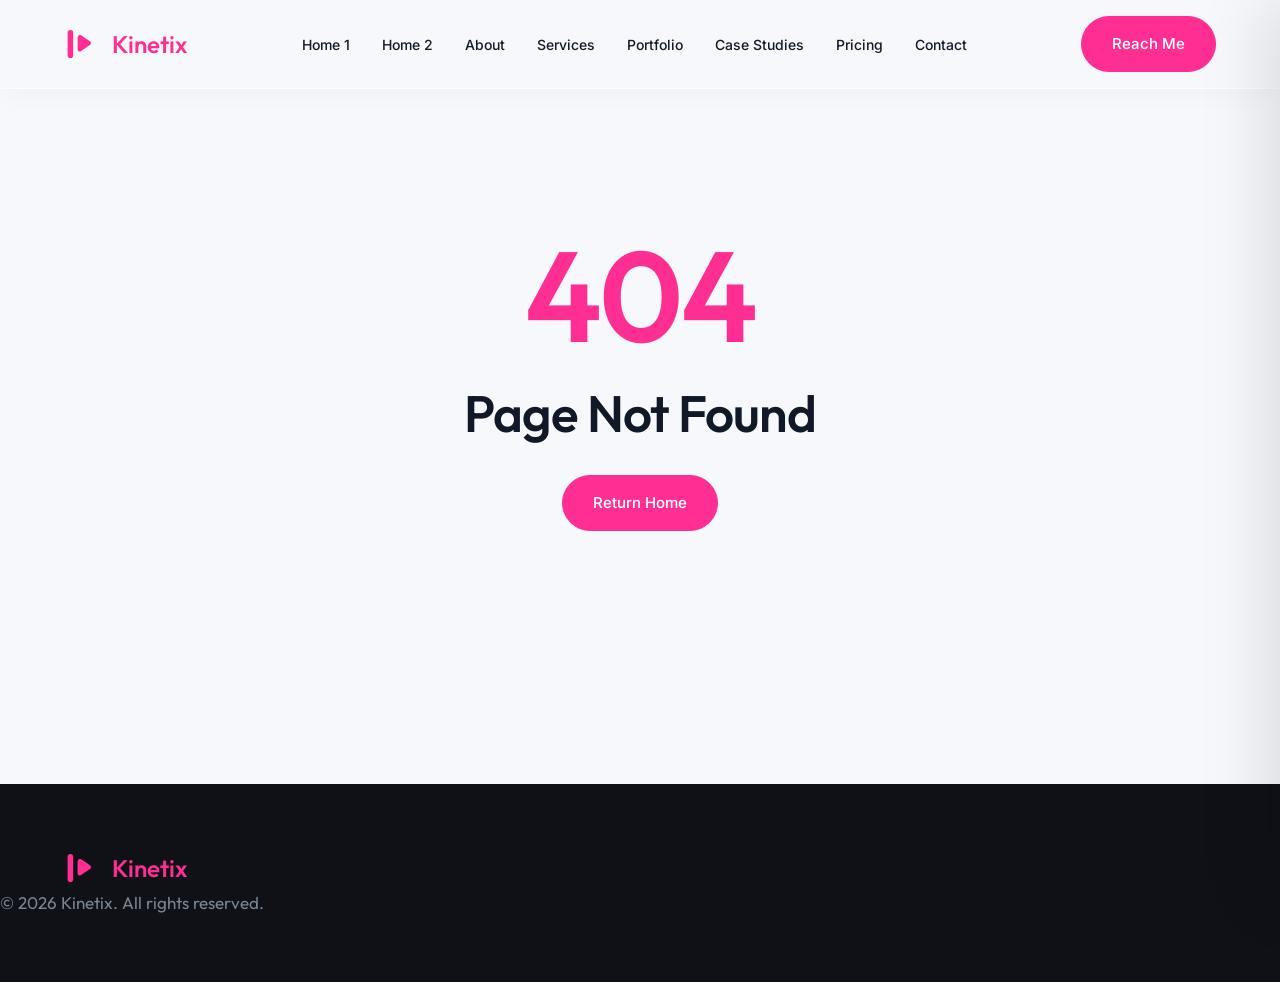
<file: 404-error.html>
<!DOCTYPE html>
<html lang="en">
<head>
    <meta charset="UTF-8">
    <meta name="viewport" content="width=device-width, initial-scale=1.0">
    <title>404 Error | Freelance UI Motion Designer</title>
    <meta name="description" content="Award-Winning Motion UI Designer creating world-class interface motion and product animations.">
    <link rel="stylesheet" href="assets/css/style.css">
    <link rel="stylesheet" href="assets/css/dark-mode.css">
    <link rel="stylesheet" href="assets/css/rtl.css">
  <link rel="icon" type="image/svg+xml" href="assets/images/favicon.svg">
</head>
<body>
    <nav class="navbar">
        <a href="index.html" class="logo">
            <svg class="logo-icon" viewBox="0 0 40 40" fill="none" xmlns="http://www.w3.org/2000/svg"><path d="M8 6V34" stroke="var(--brand)" stroke-width="7" stroke-linecap="round"/><path d="M17 11.5C17 9.2 19.5 7.8 21.4 9.1L32.4 16.6C34.2 17.8 34.2 20.2 32.4 21.4L21.4 28.9C19.5 30.2 17 28.8 17 26.5V11.5Z" fill="url(#k-play-grad)"/><defs><linearGradient id="k-play-grad" x1="17" y1="9" x2="33" y2="29" gradientUnits="userSpaceOnUse"><stop stop-color="var(--accent)"/><stop offset="1" stop-color="var(--brand)"/></linearGradient></defs></svg>
            Kinetix
        </a>
        <ul class="nav-links">
            <li><a href="index.html">Home 1</a></li>
            <li><a href="home-2.html">Home 2</a></li>
            <li><a href="about.html">About</a></li>
            <li><a href="services.html">Services</a></li>
            <li><a href="portfolio.html">Portfolio</a></li>
            <li><a href="case-studies.html">Case Studies</a></li>
            <li><a href="pricing.html">Pricing</a></li>
            <li><a href="contact.html">Contact</a></li>
        </ul>
        <div class="nav-actions">
            <a href="contact.html" class="btn btn-primary">Reach Me</a>
            <button class="hamburger">
                <span></span>
                <span></span>
                <span></span>
            </button>
        </div>
    </nav>

    <div class="offcanvas">
  <button class="close-menu-btn" aria-label="Close menu">&times;</button>
        <div class="offcanvas-links">
            <a href="index.html">Home 1</a>
            <a href="home-2.html">Home 2</a>
            <a href="about.html">About</a>
            <a href="services.html">Services</a>
            <a href="portfolio.html">Portfolio</a>
            <a href="case-studies.html">Case Studies</a>
            <a href="pricing.html">Pricing</a>
            <a href="contact.html">Contact</a>
            <a href="contact.html" class="btn btn-primary" style="margin-top: 1rem;">Reach Me</a>
        </div>
    </div>

    <main>

    <section class="section" style="min-height: 80vh; display: flex; align-items: center; justify-content: center; text-align: center; padding-top: 10rem;">
        <div class="reveal">
            <h1 style="font-size: 8rem; color: var(--accent); margin-bottom: 1rem;">404</h1>
            <h2 style="margin-bottom: 2rem;">Page Not Found</h2>
            <a href="index.html" class="btn btn-primary">Return Home</a>
        </div>
    </section>

    </main>

    <footer style="background: var(--bg-dark); color: var(--white); padding: 4rem 0; margin-top: 4rem;">
        <div class="container" style="display: flex; justify-content: space-between; align-items: center; flex-wrap: wrap; gap: 2rem;">
            <a href="index.html" class="logo" style="color:var(--brand);">
                <svg class="logo-icon" viewBox="0 0 40 40" fill="none" xmlns="http://www.w3.org/2000/svg"><path d="M8 6V34" stroke="var(--brand)" stroke-width="7" stroke-linecap="round"/><path d="M17 11.5C17 9.2 19.5 7.8 21.4 9.1L32.4 16.6C34.2 17.8 34.2 20.2 32.4 21.4L21.4 28.9C19.5 30.2 17 28.8 17 26.5V11.5Z" fill="url(#k-play-grad)"/><defs><linearGradient id="k-play-grad" x1="17" y1="9" x2="33" y2="29" gradientUnits="userSpaceOnUse"><stop stop-color="var(--accent)"/><stop offset="1" stop-color="var(--brand)"/></linearGradient></defs></svg>
                Kinetix
            </div>
            <p style="color: var(--muted); margin: 0;">&copy; 2026 Kinetix. All rights reserved.</p>
        </div>
    </footer>

    <script src="assets/js/main.js"></script>



<!-- FOOLPROOF BACK TO TOP -->
<style>
.b2t-fixed {
  position: fixed;
  bottom: 2rem;
  right: 2rem;
  width: 50px;
  height: 50px;
  border-radius: 50%;
  background: var(--brand, #FF2E93);
  color: #fff;
  border: none;
  display: flex;
  align-items: center;
  justify-content: center;
  cursor: pointer;
  z-index: 890;
  opacity: 0;
  visibility: hidden;
  transform: translateY(20px);
  transition: all 0.3s ease;
  box-shadow: 0 4px 12px rgba(255, 46, 147, 0.3);
}
.b2t-fixed.show {
  opacity: 1;
  visibility: visible;
  transform: translateY(0);
}
.b2t-fixed:hover {
  background: #E62280;
  box-shadow: 0 8px 24px rgba(255, 46, 147, 0.5);
  transform: translateY(-4px);
}
</style>
<button class="b2t-fixed" id="b2t-btn" aria-label="Back to Top">
  <svg viewBox="0 0 24 24" width="24" height="24" fill="none" stroke="currentColor" stroke-width="2" stroke-linecap="round" stroke-linejoin="round"><path d="M12 19V5M5 12l7-7 7 7"/></svg>
</button>
<script>
  (function() {
    var btn = document.getElementById('b2t-btn');
    if (btn) {
      window.addEventListener('scroll', function() {
        if (window.scrollY > 50) {
          btn.classList.add('show');
        } else {
          btn.classList.remove('show');
        }
      });
      btn.addEventListener('click', function() {
        window.scrollTo({ top: 0, behavior: 'smooth' });
      });
    }
  })();
</script>

</body>
</html>
</file>
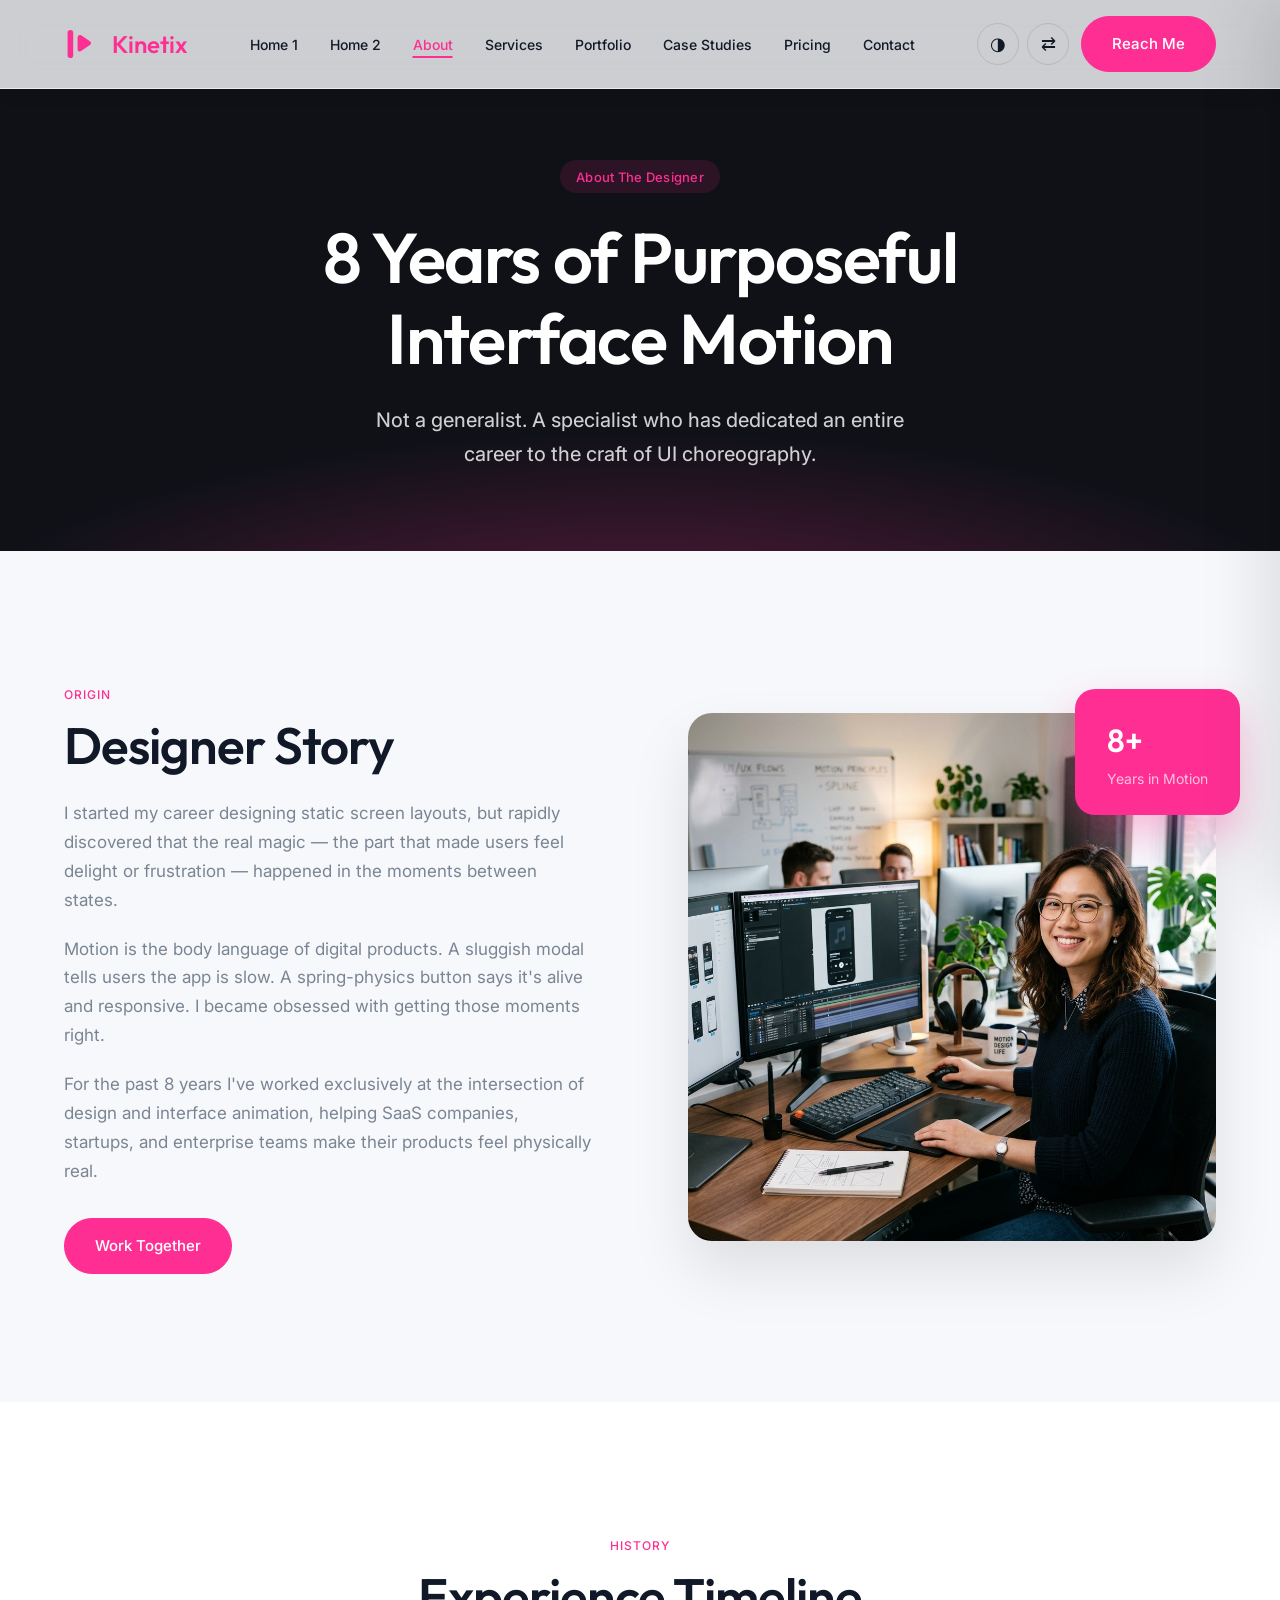
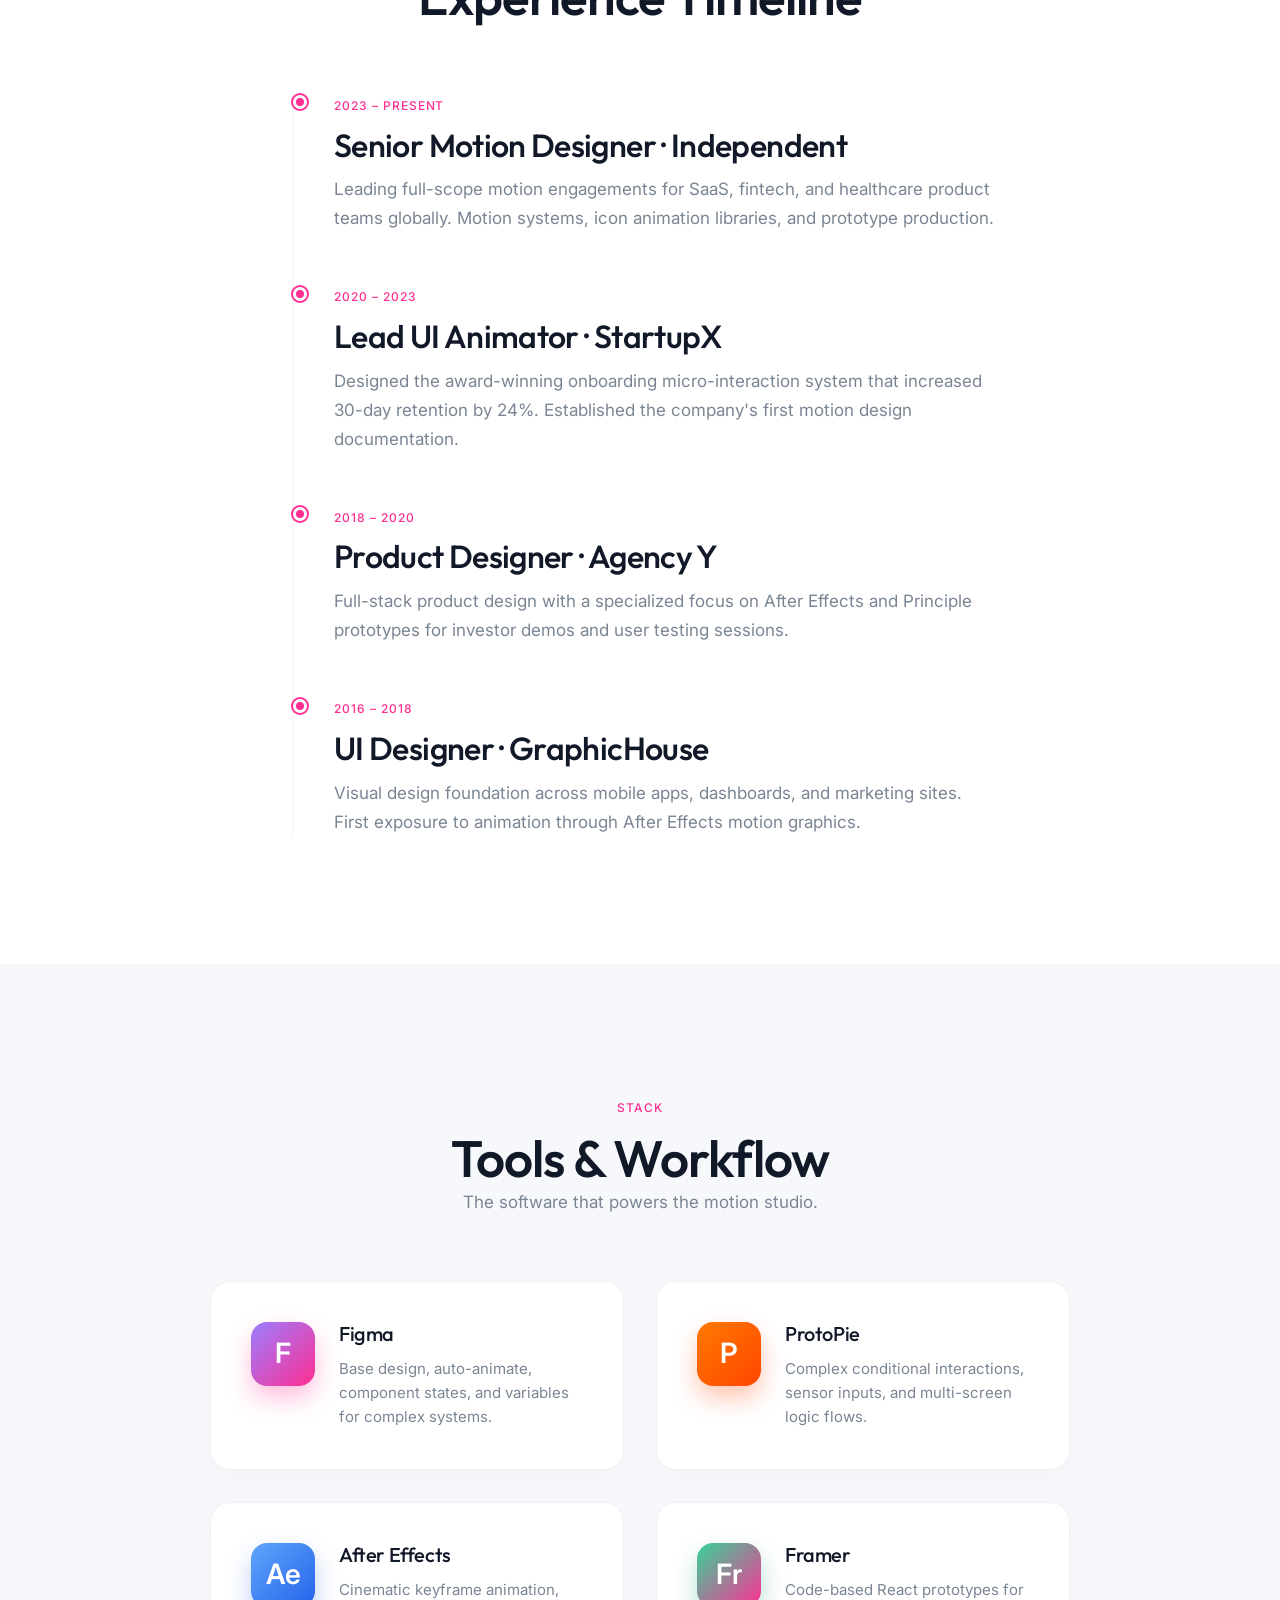
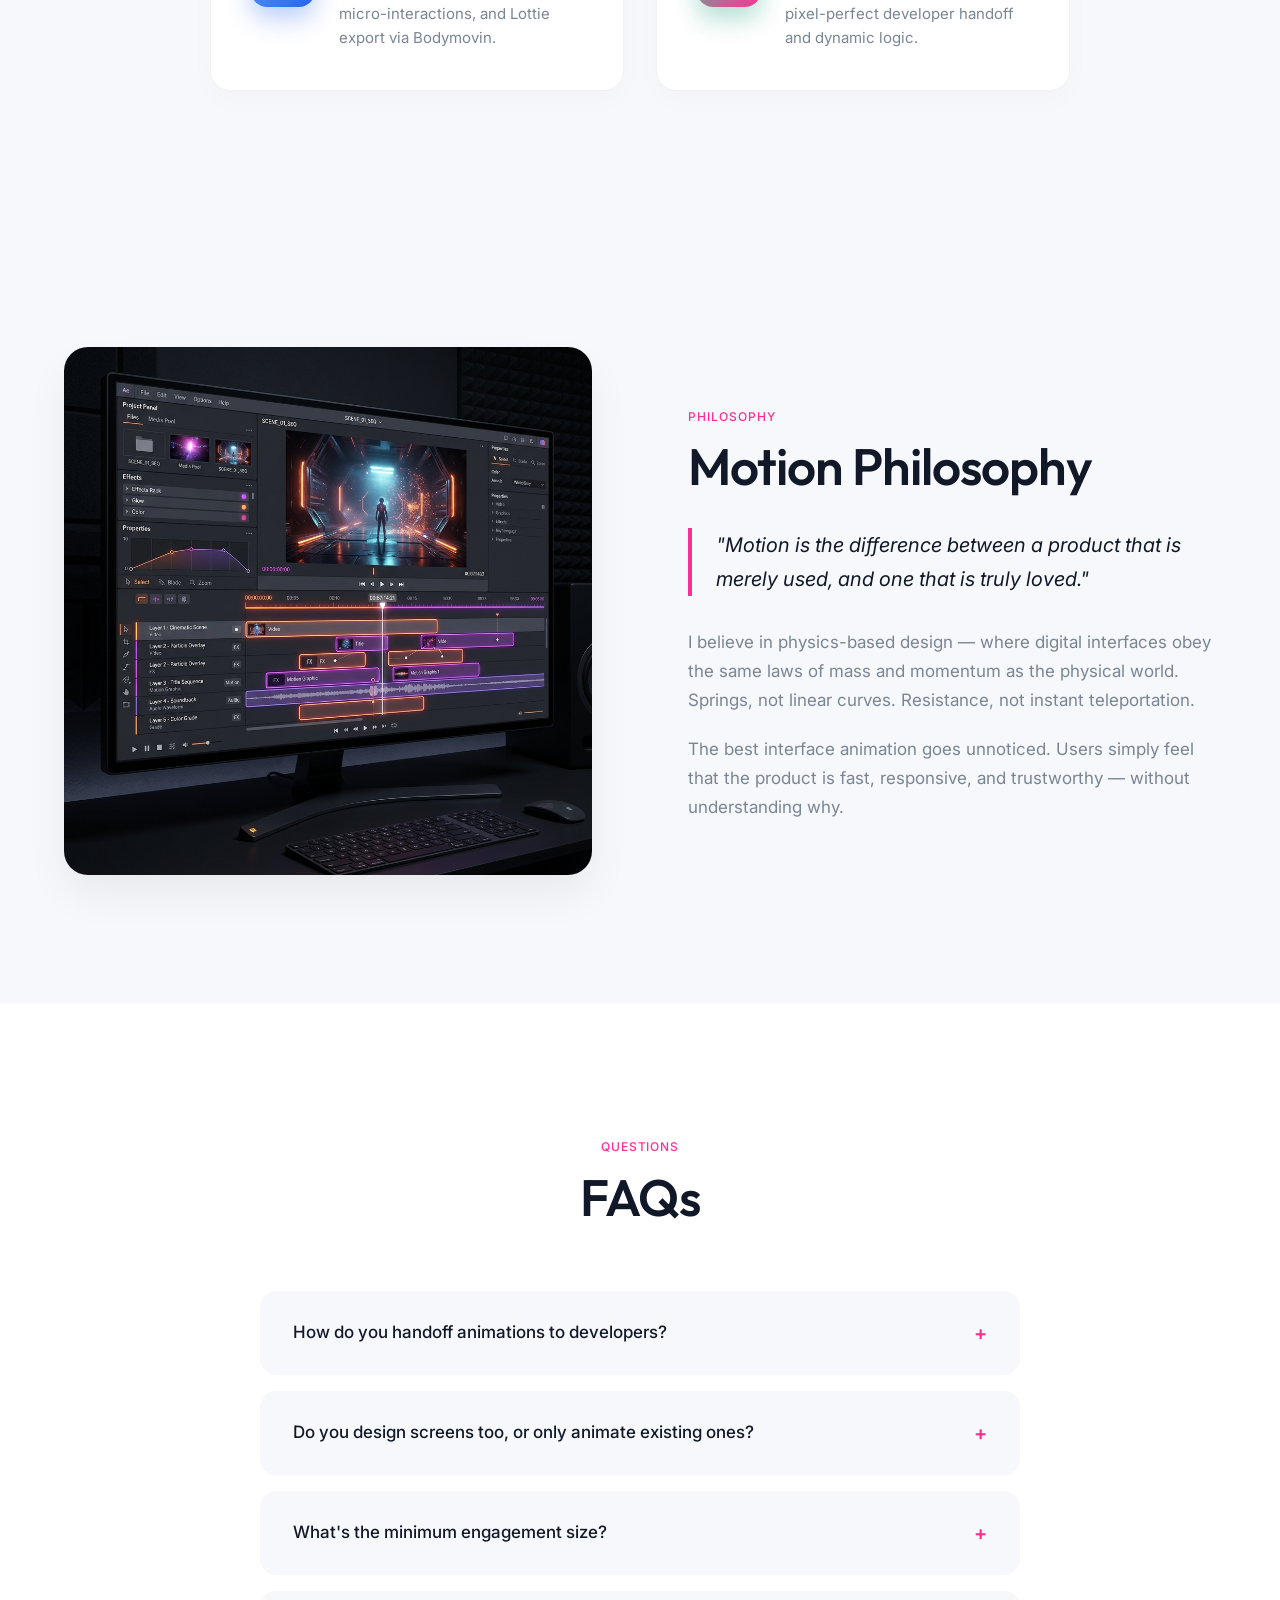
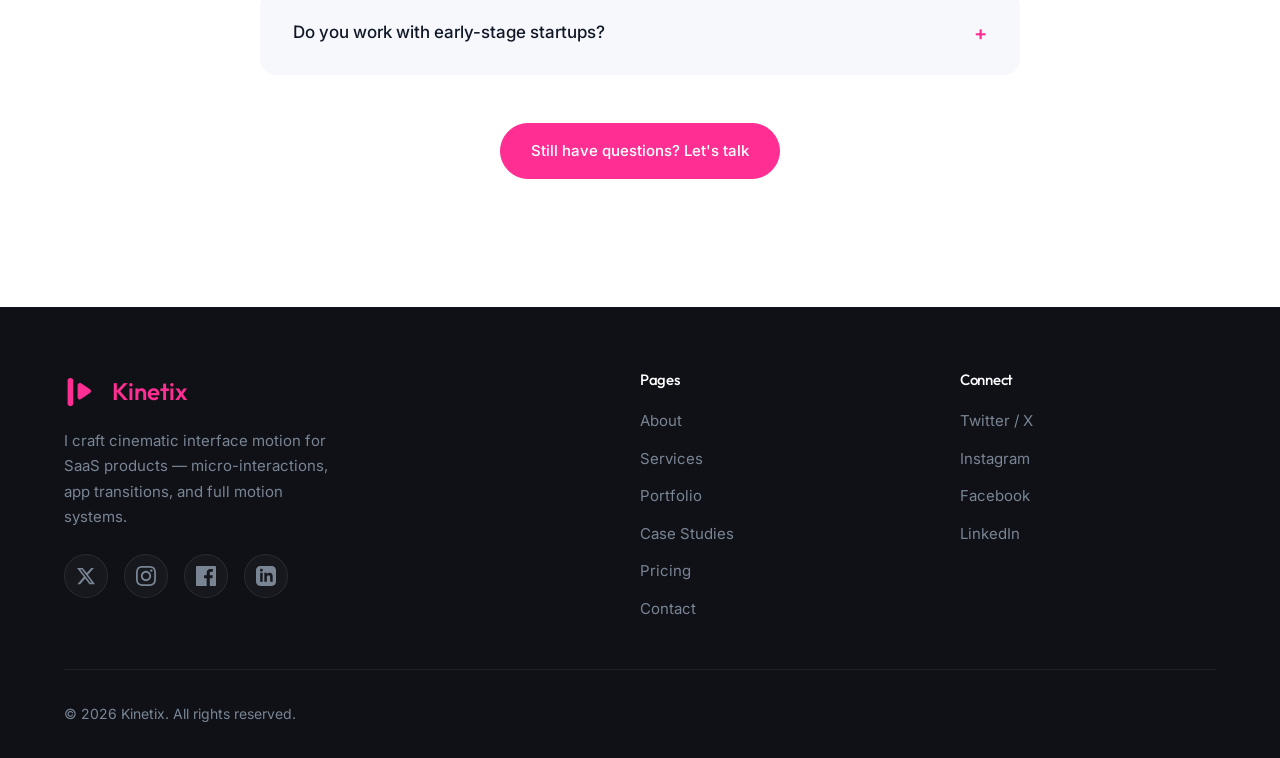
<file: about.html>
<!DOCTYPE html>
<html lang="en">
<head>
  <meta charset="UTF-8"><meta name="viewport" content="width=device-width, initial-scale=1.0">
  <title>About – UI Motion Designer</title>
  <meta name="description" content="The story, philosophy, tools, and experience timeline of a world-class freelance UI motion designer.">
  <link rel="stylesheet" href="assets/css/style.css">
  <link rel="stylesheet" href="assets/css/dark-mode.css">
  <link rel="stylesheet" href="assets/css/rtl.css">
  <link rel="icon" type="image/svg+xml" href="assets/images/favicon.svg">
</head>
<body>
<div class="cursor-glow"></div>

<nav class="navbar">
  <a href="index.html" class="logo"><svg class="logo-icon" viewBox="0 0 40 40" fill="none" xmlns="http://www.w3.org/2000/svg"><path d="M8 6V34" stroke="var(--brand)" stroke-width="7" stroke-linecap="round"/><path d="M17 11.5C17 9.2 19.5 7.8 21.4 9.1L32.4 16.6C34.2 17.8 34.2 20.2 32.4 21.4L21.4 28.9C19.5 30.2 17 28.8 17 26.5V11.5Z" fill="url(#k-play-grad)"/><defs><linearGradient id="k-play-grad" x1="17" y1="9" x2="33" y2="29" gradientUnits="userSpaceOnUse"><stop stop-color="var(--accent)"/><stop offset="1" stop-color="var(--brand)"/></linearGradient></defs></svg>Kinetix</a>
  <ul class="nav-links">
    <li><a href="index.html">Home 1</a></li><li><a href="home-2.html">Home 2</a></li>
    <li><a href="about.html" class="active">About</a></li><li><a href="services.html">Services</a></li>
    <li><a href="portfolio.html">Portfolio</a></li><li><a href="case-studies.html">Case Studies</a></li>
    <li><a href="pricing.html">Pricing</a></li><li><a href="contact.html">Contact</a></li>
  </ul>
  <div class="nav-actions">
    <div style="display:flex;gap:0.5rem;">
      <button class="nav-icon-btn dm-toggle-btn" aria-label="Toggle Dark Mode">◑</button>
      <button class="nav-icon-btn rtl-toggle-btn" aria-label="Toggle RTL">⇄</button>
    </div>
    <a href="contact.html" class="btn btn-primary">Reach Me</a>
    <button class="hamburger"><div class="hamburger-icon"><span></span><span></span><span></span></div></button>
  </div>
</nav>
<div class="offcanvas-overlay"></div>
<div class="offcanvas">
  <button class="close-menu-btn" aria-label="Close menu">&times;</button>
  <div class="offcanvas-links">
    <a href="index.html">Home 1</a><a href="home-2.html">Home 2</a><a href="about.html">About</a>
    <a href="services.html">Services</a><a href="portfolio.html">Portfolio</a>
    <a href="case-studies.html">Case Studies</a><a href="pricing.html">Pricing</a><a href="contact.html">Contact</a>
  </div>
  <div class="offcanvas-footer">
    <div style="display:flex;gap:1rem;margin-bottom:1rem;justify-content:center;">
      <button class="nav-icon-btn dm-toggle-btn" aria-label="Toggle Dark Mode">◑</button>
      <button class="nav-icon-btn rtl-toggle-btn" aria-label="Toggle RTL">⇄</button>
    </div>
    <a href="contact.html" class="btn btn-primary" style="width:100%;justify-content:center;">Reach Me</a>
  </div>
</div>

<main>

<!-- HERO — compact banner -->
<section class="hero-compact">
  <div class="container reveal mobile-center-header-simple" style="position:relative;z-index:2;">
    <span class="pill pill-accent" style="margin-bottom:1.5rem;display:inline-block;">About The Designer</span>
    <h1 style="color:#ffffff;max-width:800px;margin:0 auto 1.5rem;">8 Years of Purposeful Interface Motion</h1>
    <p class="lead" style="color:var(--muted);max-width:560px;margin:0 auto;">Not a generalist. A specialist who has dedicated an entire career to the craft of UI choreography.</p>
  </div>
</section>

<!-- SECTION 1 — Designer Story (split) -->
<section class="section" style="background:var(--bg-light);">
  <div class="container reveal">
    <div class="grid grid-2" style="align-items:center;gap:6rem;">
      <div class="mobile-center-text">
        <span class="label">Origin</span>
        <h2 style="margin-top:0.5rem;margin-bottom:1.5rem;">Designer Story</h2>
        <p style="margin-bottom:1.25rem;">I started my career designing static screen layouts, but rapidly discovered that the real magic — the part that made users feel delight or frustration — happened in the moments between states.</p>
        <p style="margin-bottom:1.25rem;">Motion is the body language of digital products. A sluggish modal tells users the app is slow. A spring-physics button says it's alive and responsive. I became obsessed with getting those moments right.</p>
        <p style="margin-bottom:2rem;">For the past 8 years I've worked exclusively at the intersection of design and interface animation, helping SaaS companies, startups, and enterprise teams make their products feel physically real.</p>
        <a href="contact.html" class="btn btn-primary">Work Together</a>
      </div>
      <div style="position:relative;">
        <div style="border-radius:24px;overflow:hidden;box-shadow:0 30px 60px rgba(0,0,0,0.1);">
          <img src="assets/images/designer_portrait.png" alt="Designer at work">
        </div>
        <div class="badge-card" style="position:absolute;top:-1.5rem;right:-1.5rem;background:var(--accent);border-radius:20px;padding:1.5rem 2rem;box-shadow:0 20px 40px rgba(255,46,147,0.3);">
          <div style="font-family:'Outfit';font-weight:580;font-size:2rem;color:#ffffff;">8+</div>
          <div style="color:rgba(255,255,255,0.7);font-size:0.875rem;">Years in Motion</div>
        </div>
      </div>
    </div>
  </div>
</section>

<!-- SECTION 2 — Experience Timeline (vertical, no cards) -->
<section class="section" style="background:var(--white);">
  <div class="container">
    <div class="reveal" style="text-align:center;margin-bottom:4rem;">
      <span class="label">History</span>
      <h2 style="margin-top:0.5rem;">Experience Timeline</h2>
    </div>
    <div style="max-width:720px;margin:0 auto;">
      <div class="timeline">
        <div class="timeline-item reveal">
          <span class="label">2023 – Present</span>
          <h3 style="margin-top:0.5rem;margin-bottom:0.75rem;">Senior Motion Designer · Independent</h3>
          <p>Leading full-scope motion engagements for SaaS, fintech, and healthcare product teams globally. Motion systems, icon animation libraries, and prototype production.</p>
        </div>
        <div class="timeline-item reveal reveal-delay-1">
          <span class="label">2020 – 2023</span>
          <h3 style="margin-top:0.5rem;margin-bottom:0.75rem;">Lead UI Animator · StartupX</h3>
          <p>Designed the award-winning onboarding micro-interaction system that increased 30-day retention by 24%. Established the company's first motion design documentation.</p>
        </div>
        <div class="timeline-item reveal reveal-delay-2">
          <span class="label">2018 – 2020</span>
          <h3 style="margin-top:0.5rem;margin-bottom:0.75rem;">Product Designer · Agency Y</h3>
          <p>Full-stack product design with a specialized focus on After Effects and Principle prototypes for investor demos and user testing sessions.</p>
        </div>
        <div class="timeline-item reveal reveal-delay-3">
          <span class="label">2016 – 2018</span>
          <h3 style="margin-top:0.5rem;margin-bottom:0.75rem;">UI Designer · GraphicHouse</h3>
          <p>Visual design foundation across mobile apps, dashboards, and marketing sites. First exposure to animation through After Effects motion graphics.</p>
        </div>
      </div>
    </div>
  </div>
</section>

<!-- SECTION 3 — Tools & Workflow (dark, 2x2 grid) -->
<section class="section" style="background:var(--bg-light);">
  <style>
  .stack-card {
    background: var(--white);
    border: 1px solid rgba(0,0,0,0.05);
    box-shadow: 0 10px 30px rgba(0,0,0,0.02);
    border-radius: 20px;
    padding: 2.5rem;
    display: flex;
    gap: 1.5rem;
    align-items: flex-start;
    cursor: pointer;
    transition: all 0.3s ease;
  }
  .stack-card:hover {
    transform: translateY(-8px);
    box-shadow: 0 20px 40px rgba(0,0,0,0.08);
    border-color: rgba(0,0,0,0.1);
  }
  [data-theme="dark"] .stack-card {
    background: rgba(255,255,255,0.05);
    border-color: rgba(255,255,255,0.1);
    box-shadow: none;
  }
  [data-theme="dark"] .stack-card:hover {
    background: rgba(255,255,255,0.08);
    border-color: rgba(255,255,255,0.2);
  }

  /* FAQ Accordion Styling */
  .faq-summary {
    display: flex !important;
    align-items: center !important;
    justify-content: space-between !important;
    width: 100% !important;
    gap: 1.5rem !important;
  }
  .faq-summary-text {
    text-align: left !important;
    flex-grow: 1 !important;
  }
  .faq-summary-icon {
    color: var(--accent) !important;
    flex-shrink: 0 !important;
    font-size: 1.25rem;
    font-weight: 600;
  }
  [dir="rtl"] .faq-summary-text {
    text-align: right !important;
  }
  
    @media (max-width: 991px) {
      .mobile-center-header {
        flex-direction: column !important;
        align-items: center !important;
        text-align: center !important;
        justify-content: center !important;
      }
      .mobile-center-header > div {
        display: flex;
        flex-direction: column;
        align-items: center;
      }
      .mobile-center-header-simple {
        text-align: center !important;
        display: flex;
        flex-direction: column;
        align-items: center;
      }
      .mobile-center-text {
        text-align: center;
        display: flex;
        flex-direction: column;
        align-items: center;
      }
      .mobile-center-text > p {
        text-align: center;
        margin-left: auto;
        margin-right: auto;
      }
      .mobile-center-text h4, .mobile-center-text p.caption {
        text-align: left !important;
      }
      details summary span[dir="auto"]:not(.faq-summary-text) {
        text-align: left !important;
      }
      .badge-card {
        right: 0 !important;
        top: -1rem !important;
        transform: scale(0.85);
        transform-origin: top right;
      }
    }

  </style>
  <div class="container">
    <div class="reveal" style="text-align:center;margin-bottom:4rem;">
      <span class="label" style="color:var(--highlight);">Stack</span>
      <h2 style="margin-top:0.5rem;">Tools & Workflow</h2>
      <p>The software that powers the motion studio.</p>
    </div>
    <div style="display:grid;grid-template-columns:repeat(2,1fr);gap:2rem;max-width:860px;margin:0 auto;">
      <div class="stack-card reveal">
        <div style="width:64px;height:64px;border-radius:16px;background:linear-gradient(135deg,#9B7EFF,var(--accent));flex-shrink:0;display:flex;align-items:center;justify-content:center;color:white;font-weight:600;font-size:1.75rem;box-shadow:0 12px 24px rgba(255,46,147,0.3);">F</div>
        <div><h4 style="margin-bottom:0.75rem;font-size:1.25rem;">Figma</h4><p style="font-size:0.9375rem;line-height:1.6;">Base design, auto-animate, component states, and variables for complex systems.</p></div>
      </div>
      <div class="stack-card reveal reveal-delay-1">
        <div style="width:64px;height:64px;border-radius:16px;background:linear-gradient(135deg,#FF7A00,#FF4500);flex-shrink:0;display:flex;align-items:center;justify-content:center;color:white;font-weight:600;font-size:1.75rem;box-shadow:0 12px 24px rgba(255,69,0,0.3);">P</div>
        <div><h4 style="margin-bottom:0.75rem;font-size:1.25rem;">ProtoPie</h4><p style="font-size:0.9375rem;line-height:1.6;">Complex conditional interactions, sensor inputs, and multi-screen logic flows.</p></div>
      </div>
      <div class="stack-card reveal reveal-delay-2">
        <div style="width:64px;height:64px;border-radius:16px;background:linear-gradient(135deg,#60A5FA,#2563EB);flex-shrink:0;display:flex;align-items:center;justify-content:center;color:white;font-weight:600;font-size:1.75rem;box-shadow:0 12px 24px rgba(37,99,235,0.3);">Ae</div>
        <div><h4 style="margin-bottom:0.75rem;font-size:1.25rem;">After Effects</h4><p style="font-size:0.9375rem;line-height:1.6;">Cinematic keyframe animation, micro-interactions, and Lottie export via Bodymovin.</p></div>
      </div>
      <div class="stack-card reveal reveal-delay-3">
        <div style="width:64px;height:64px;border-radius:16px;background:linear-gradient(135deg,#34D399,#FF2E93);flex-shrink:0;display:flex;align-items:center;justify-content:center;color:white;font-weight:600;font-size:1.75rem;box-shadow:0 12px 24px rgba(5,150,105,0.3);">Fr</div>
        <div><h4 style="margin-bottom:0.75rem;font-size:1.25rem;">Framer</h4><p style="font-size:0.9375rem;line-height:1.6;">Code-based React prototypes for pixel-perfect developer handoff and dynamic logic.</p></div>
      </div>
    </div>
  </div>
</section>

<!-- SECTION 4 — Motion Philosophy (editorial, large quote) -->
<section class="section" style="background:var(--bg-light);">
  <div class="container">
    <div class="grid grid-2" style="align-items:center;gap:6rem;">
      <div class="reveal">
        <div style="border-radius:24px;overflow:hidden;box-shadow:0 20px 40px rgba(0,0,0,0.06);">
          <img src="assets/images/img3.png" alt="Motion Philosophy">
        </div>
      </div>
      <div class="reveal reveal-delay-1 mobile-center-header-simple">
        <span class="label">Philosophy</span>
        <h2 style="margin-top:0.5rem;margin-bottom:2rem;">Motion Philosophy</h2>
        <blockquote style="border-left:4px solid var(--accent);padding-left:1.5rem;margin-bottom:2rem;">
          <p style="font-size:1.25rem;font-style:italic;color:var(--primary);">"Motion is the difference between a product that is merely used, and one that is truly loved."</p>
        </blockquote>
        <p style="margin-bottom:1.25rem;">I believe in physics-based design — where digital interfaces obey the same laws of mass and momentum as the physical world. Springs, not linear curves. Resistance, not instant teleportation.</p>
        <p>The best interface animation goes unnoticed. Users simply feel that the product is fast, responsive, and trustworthy — without understanding why.</p>
      </div>
    </div>
  </div>
</section>

<!-- SECTION 5 — FAQs (accordion-style, no cards) -->
<section class="section" style="background:var(--white);">
  <div class="container">
    <div class="reveal" style="text-align:center;margin-bottom:4rem;">
      <span class="label">Questions</span>
      <h2 style="margin-top:0.5rem;">FAQs</h2>
    </div>
    <div style="max-width:760px;margin:0 auto;display:flex;flex-direction:column;gap:1rem;">
      <details class="reveal" style="background:var(--bg-light);border-radius:16px;padding:1.5rem 2rem;cursor:pointer;border:1px solid transparent;transition:border 0.3s;" onmouseover="this.style.borderColor='rgba(255,46,147,0.2)'" onmouseout="this.style.borderColor='transparent'">
        <summary style="font-weight:500;font-size:1.0625rem;list-style:none;outline:none;">
          <div class="faq-summary">
            <span class="faq-summary-text" dir="auto">How do you handoff animations to developers?</span>
            <span class="faq-summary-icon">+</span>
          </div>
        </summary>
        <p style="margin-top:1rem;">Lottie JSON for icon animations, Framer Motion React code snippets for complex interactions, CSS custom properties for timing tokens, and a detailed motion spec doc with all easing curves.</p>
      </details>
      <details class="reveal reveal-delay-1" style="background:var(--bg-light);border-radius:16px;padding:1.5rem 2rem;cursor:pointer;border:1px solid transparent;transition:border 0.3s;" onmouseover="this.style.borderColor='rgba(255,46,147,0.2)'" onmouseout="this.style.borderColor='transparent'">
        <summary style="font-weight:500;font-size:1.0625rem;list-style:none;outline:none;">
          <div class="faq-summary">
            <span class="faq-summary-text" dir="auto">Do you design screens too, or only animate existing ones?</span>
            <span class="faq-summary-icon">+</span>
          </div>
        </summary>
        <p style="margin-top:1rem;">Both. I can design UI screens from scratch in Figma and then animate them, or work on top of your existing design system to inject motion without disrupting established visual patterns.</p>
      </details>
      <details class="reveal reveal-delay-2" style="background:var(--bg-light);border-radius:16px;padding:1.5rem 2rem;cursor:pointer;border:1px solid transparent;transition:border 0.3s;" onmouseover="this.style.borderColor='rgba(255,46,147,0.2)'" onmouseout="this.style.borderColor='transparent'">
        <summary style="font-weight:500;font-size:1.0625rem;list-style:none;outline:none;">
          <div class="faq-summary">
            <span class="faq-summary-text" dir="auto">What's the minimum engagement size?</span>
            <span class="faq-summary-icon">+</span>
          </div>
        </summary>
        <p style="margin-top:1rem;">The smallest engagement is typically a micro-interaction audit + 5 custom animations. This usually takes 2 weeks and starts from $2,000.</p>
      </details>
      <details class="reveal reveal-delay-3" style="background:var(--bg-light);border-radius:16px;padding:1.5rem 2rem;cursor:pointer;border:1px solid transparent;transition:border 0.3s;" onmouseover="this.style.borderColor='rgba(255,46,147,0.2)'" onmouseout="this.style.borderColor='transparent'">
        <summary style="font-weight:500;font-size:1.0625rem;list-style:none;outline:none;">
          <div class="faq-summary">
            <span class="faq-summary-text" dir="auto">Do you work with early-stage startups?</span>
            <span class="faq-summary-icon">+</span>
          </div>
        </summary>
        <p style="margin-top:1rem;">Absolutely. I've worked with pre-seed founders building investor pitch prototypes, all the way to Series C companies standardizing motion across 40+ product screens.</p>
      </details>
    </div>
    <div class="reveal" style="text-align:center;margin-top:3rem;">
      <a href="contact.html" class="btn btn-primary">Still have questions? Let's talk</a>
    </div>
  </div>
</section>

</main>

<!-- ===== FOOTER ===== -->
<footer>
  <div class="container">
    <div class="footer-grid">
      <div>
        <a href="index.html" class="logo" style="color:var(--brand);margin-bottom:1rem;"><svg class="logo-icon" viewBox="0 0 40 40" fill="none" xmlns="http://www.w3.org/2000/svg"><path d="M8 6V34" stroke="var(--brand)" stroke-width="7" stroke-linecap="round"/><path d="M17 11.5C17 9.2 19.5 7.8 21.4 9.1L32.4 16.6C34.2 17.8 34.2 20.2 32.4 21.4L21.4 28.9C19.5 30.2 17 28.8 17 26.5V11.5Z" fill="url(#k-play-grad)"/><defs><linearGradient id="k-play-grad" x1="17" y1="9" x2="33" y2="29" gradientUnits="userSpaceOnUse"><stop stop-color="var(--accent)"/><stop offset="1" stop-color="var(--brand)"/></linearGradient></defs></svg>Kinetix</a>
        <p style="max-width:280px;font-size:0.9375rem;">I craft cinematic interface motion for SaaS products — micro-interactions, app transitions, and full motion systems.</p>
        <div class="social-icons" >
          <a href="#" class="social-icon" aria-label="X (Twitter)" ><svg width="20" height="20" viewBox="0 0 24 24" fill="currentColor"><path d="M18.244 2.25h3.308l-7.227 8.26 8.502 11.24H16.17l-5.214-6.817L4.99 21.75H1.68l7.73-8.835L1.254 2.25H8.08l4.713 6.231zm-1.161 17.52h1.833L7.084 4.126H5.117z"/></svg></a>
          <a href="#" class="social-icon" aria-label="Instagram" ><svg width="20" height="20" viewBox="0 0 24 24" fill="currentColor"><path d="M12 2.163c3.204 0 3.584.012 4.85.07 3.252.148 4.771 1.691 4.919 4.919.058 1.265.069 1.645.069 4.849 0 3.205-.012 3.584-.069 4.849-.149 3.225-1.664 4.771-4.919 4.919-1.266.058-1.644.07-4.85.07-3.204 0-3.584-.012-4.849-.07-3.26-.149-4.771-1.699-4.919-4.92-.058-1.265-.07-1.644-.07-4.849 0-3.204.013-3.583.07-4.849.149-3.227 1.664-4.771 4.919-4.919 1.266-.057 1.645-.069 4.849-.069zm0-2.163c-3.259 0-3.667.014-4.947.072-4.358.2-6.78 2.618-6.98 6.98-.059 1.281-.073 1.689-.073 4.948 0 3.259.014 3.668.072 4.948.2 4.358 2.618 6.78 6.98 6.98 1.281.058 1.689.072 4.948.072 3.259 0 3.668-.014 4.948-.072 4.354-.2 6.782-2.618 6.979-6.98.059-1.28.073-1.689.073-4.948 0-3.259-.014-3.667-.072-4.947-.196-4.354-2.617-6.78-6.979-6.98-1.281-.059-1.69-.073-4.949-.073zm0 5.838c-3.403 0-6.162 2.759-6.162 6.162s2.759 6.163 6.162 6.163 6.162-2.759 6.162-6.163c0-3.403-2.759-6.162-6.162-6.162zm0 10.162c-2.209 0-4-1.79-4-4 0-2.209 1.791-4 4-4s4 1.791 4 4c0 2.21-1.791 4-4 4zm6.406-11.845c-.796 0-1.441.645-1.441 1.44s.645 1.44 1.441 1.44c.795 0 1.439-.645 1.439-1.44s-.644-1.44-1.439-1.44z"/></svg></a>
          <a href="#" class="social-icon" aria-label="Facebook" ><svg width="20" height="20" viewBox="0 0 24 24" fill="currentColor"><path d="M22.675 0h-21.35C.597 0 0 .597 0 1.325v21.351C0 23.403.597 24 1.325 24H12.82v-9.294H9.692v-3.622h3.128V8.413c0-3.1 1.893-4.788 4.659-4.788 1.325 0 2.463.099 2.795.143v3.24l-1.918.001c-1.504 0-1.795.715-1.795 1.763v2.313h3.587l-.467 3.622h-3.12V24h6.116c.73 0 1.323-.597 1.323-1.324V1.325C24 .597 23.403 0 22.675 0z"/></svg></a>
          <a href="#" class="social-icon" aria-label="LinkedIn" ><svg width="20" height="20" viewBox="0 0 24 24" fill="currentColor"><path d="M19 0h-14c-2.761 0-5 2.239-5 5v14c0 2.761 2.239 5 5 5h14c2.762 0 5-2.239 5-5v-14c0-2.761-2.238-5-5-5zm-11 19h-3v-11h3v11zm-1.5-12.268c-.966 0-1.75-.79-1.75-1.764s.784-1.764 1.75-1.764 1.75.79 1.75 1.764-.783 1.764-1.75 1.764zm13.5 12.268h-3v-5.604c0-3.368-4-3.113-4 0v5.604h-3v-11h3v1.765c1.396-2.586 7-2.777 7 2.476v6.759z"/></svg></a>
        </div>
      </div>
      <div>
        <h5 style="color:#ffffff;margin-bottom:1.25rem;">Pages</h5>
        <div class="footer-links">
          <a href="about.html">About</a><a href="services.html">Services</a>
          <a href="portfolio.html">Portfolio</a><a href="case-studies.html">Case Studies</a>
          <a href="pricing.html">Pricing</a><a href="contact.html">Contact</a>
        </div>
      </div>
      <div>
        <h5 style="color:#ffffff;margin-bottom:1.25rem;">Connect</h5>
        <div class="footer-links">
          <a href="#">Twitter / X</a><a href="#">Instagram</a>
          <a href="#">Facebook</a><a href="#">LinkedIn</a>
        </div>
      </div>
    </div>
    <div class="footer-bottom">
      <p style="margin:0;font-size:0.875rem;">&copy; 2026 Kinetix. All rights reserved.</p>
      
    </div>
  </div>
</footer>
<script src="assets/js/main.js"></script>



<!-- FOOLPROOF BACK TO TOP -->
<style>
.b2t-fixed {
  position: fixed;
  bottom: 2rem;
  right: 2rem;
  width: 50px;
  height: 50px;
  border-radius: 50%;
  background: var(--brand, #FF2E93);
  color: #fff;
  border: none;
  display: flex;
  align-items: center;
  justify-content: center;
  cursor: pointer;
  z-index: 890;
  opacity: 0;
  visibility: hidden;
  transform: translateY(20px);
  transition: all 0.3s ease;
  box-shadow: 0 4px 12px rgba(255, 46, 147, 0.3);
}
.b2t-fixed.show {
  opacity: 1;
  visibility: visible;
  transform: translateY(0);
}
.b2t-fixed:hover {
  background: #E62280;
  box-shadow: 0 8px 24px rgba(255, 46, 147, 0.5);
  transform: translateY(-4px);
}

    @media (max-width: 991px) {
      .mobile-center-header {
        flex-direction: column !important;
        align-items: center !important;
        text-align: center !important;
        justify-content: center !important;
      }
      .mobile-center-header > div {
        display: flex;
        flex-direction: column;
        align-items: center;
      }
      .mobile-center-header-simple {
        text-align: center !important;
        display: flex;
        flex-direction: column;
        align-items: center;
      }
      .mobile-center-text {
        text-align: center;
        display: flex;
        flex-direction: column;
        align-items: center;
      }
      .mobile-center-text > p {
        text-align: center;
        margin-left: auto;
        margin-right: auto;
      }
      .mobile-center-text h4, .mobile-center-text p.caption {
        text-align: left !important;
      }
      details summary span[dir="auto"]:not(.faq-summary-text) {
        text-align: left !important;
      }
    }

  </style>
<button class="b2t-fixed" id="b2t-btn" aria-label="Back to Top">
  <svg viewBox="0 0 24 24" width="24" height="24" fill="none" stroke="currentColor" stroke-width="2" stroke-linecap="round" stroke-linejoin="round"><path d="M12 19V5M5 12l7-7 7 7"/></svg>
</button>
<script>
  (function() {
    var btn = document.getElementById('b2t-btn');
    if (btn) {
      window.addEventListener('scroll', function() {
        if (window.scrollY > 50) {
          btn.classList.add('show');
        } else {
          btn.classList.remove('show');
        }
      });
      btn.addEventListener('click', function() {
        window.scrollTo({ top: 0, behavior: 'smooth' });
      });
    }
  })();
</script>

</body>
</html>
</file>
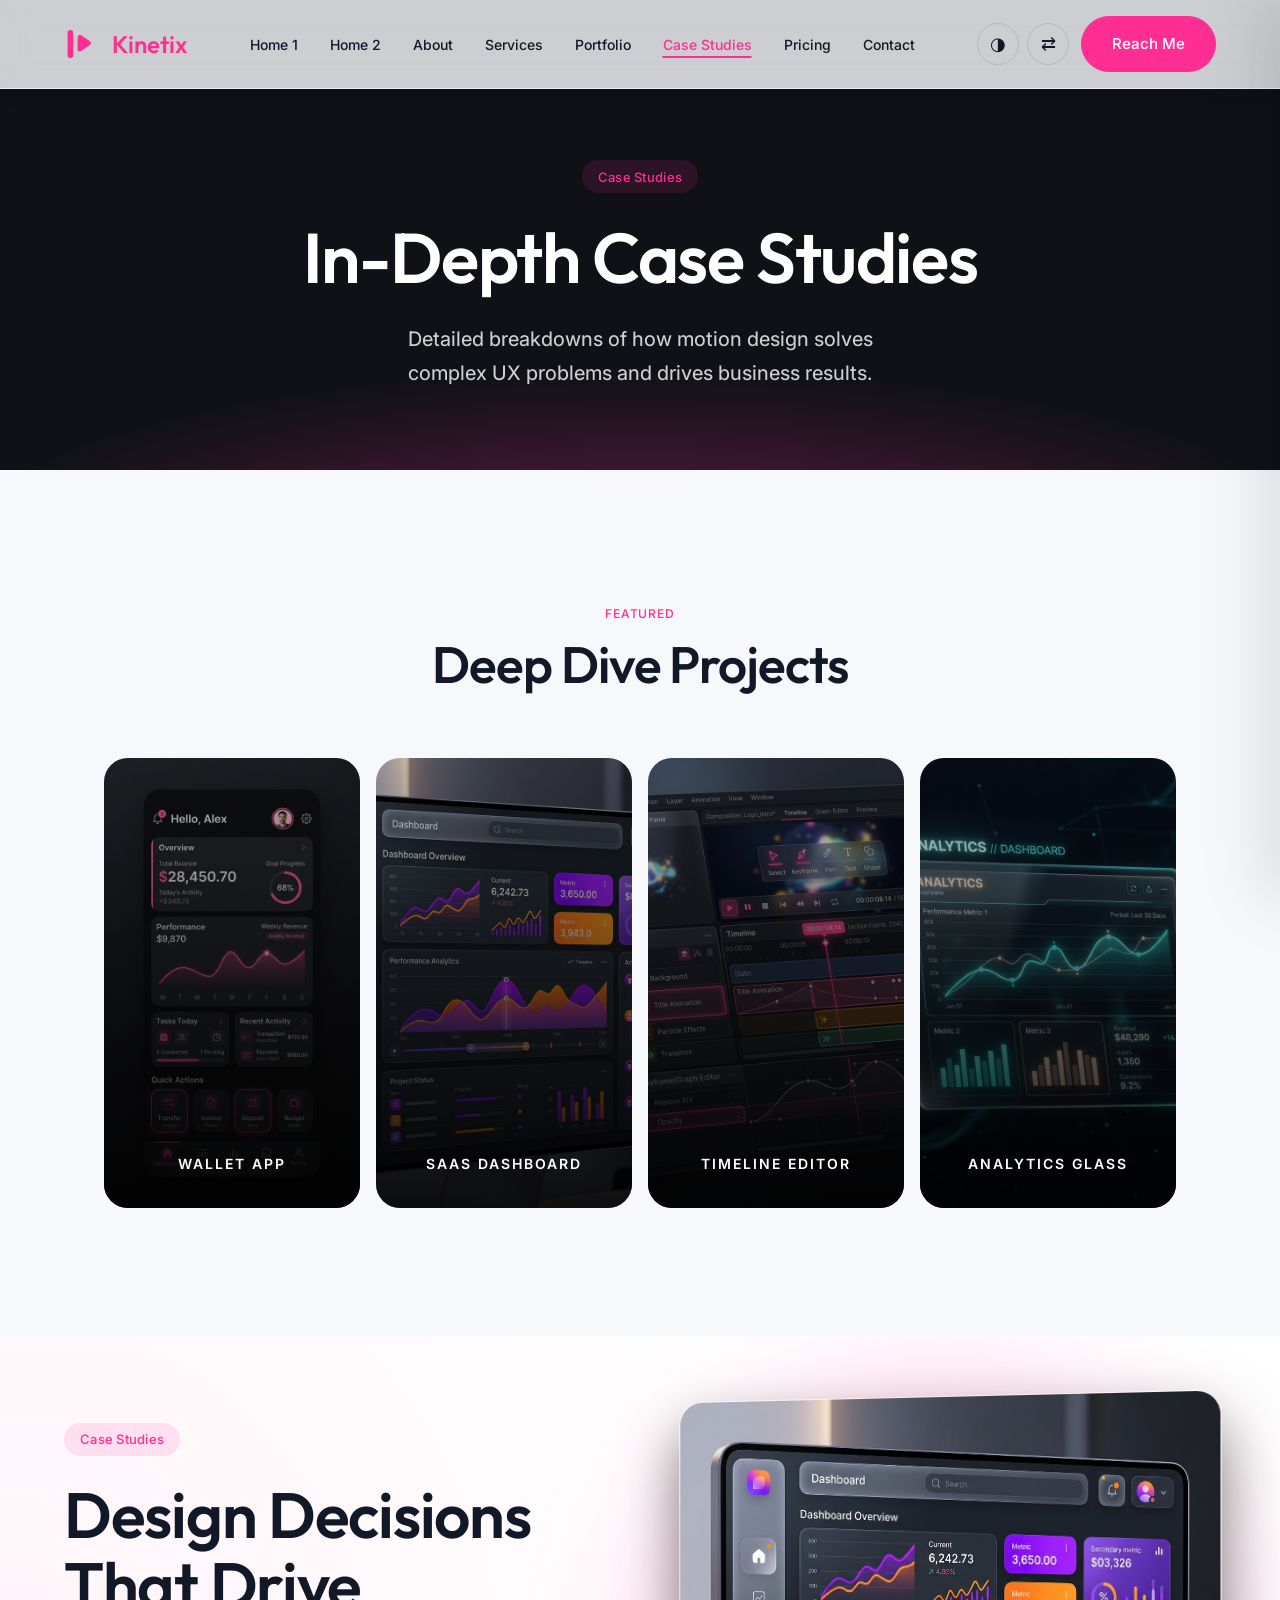
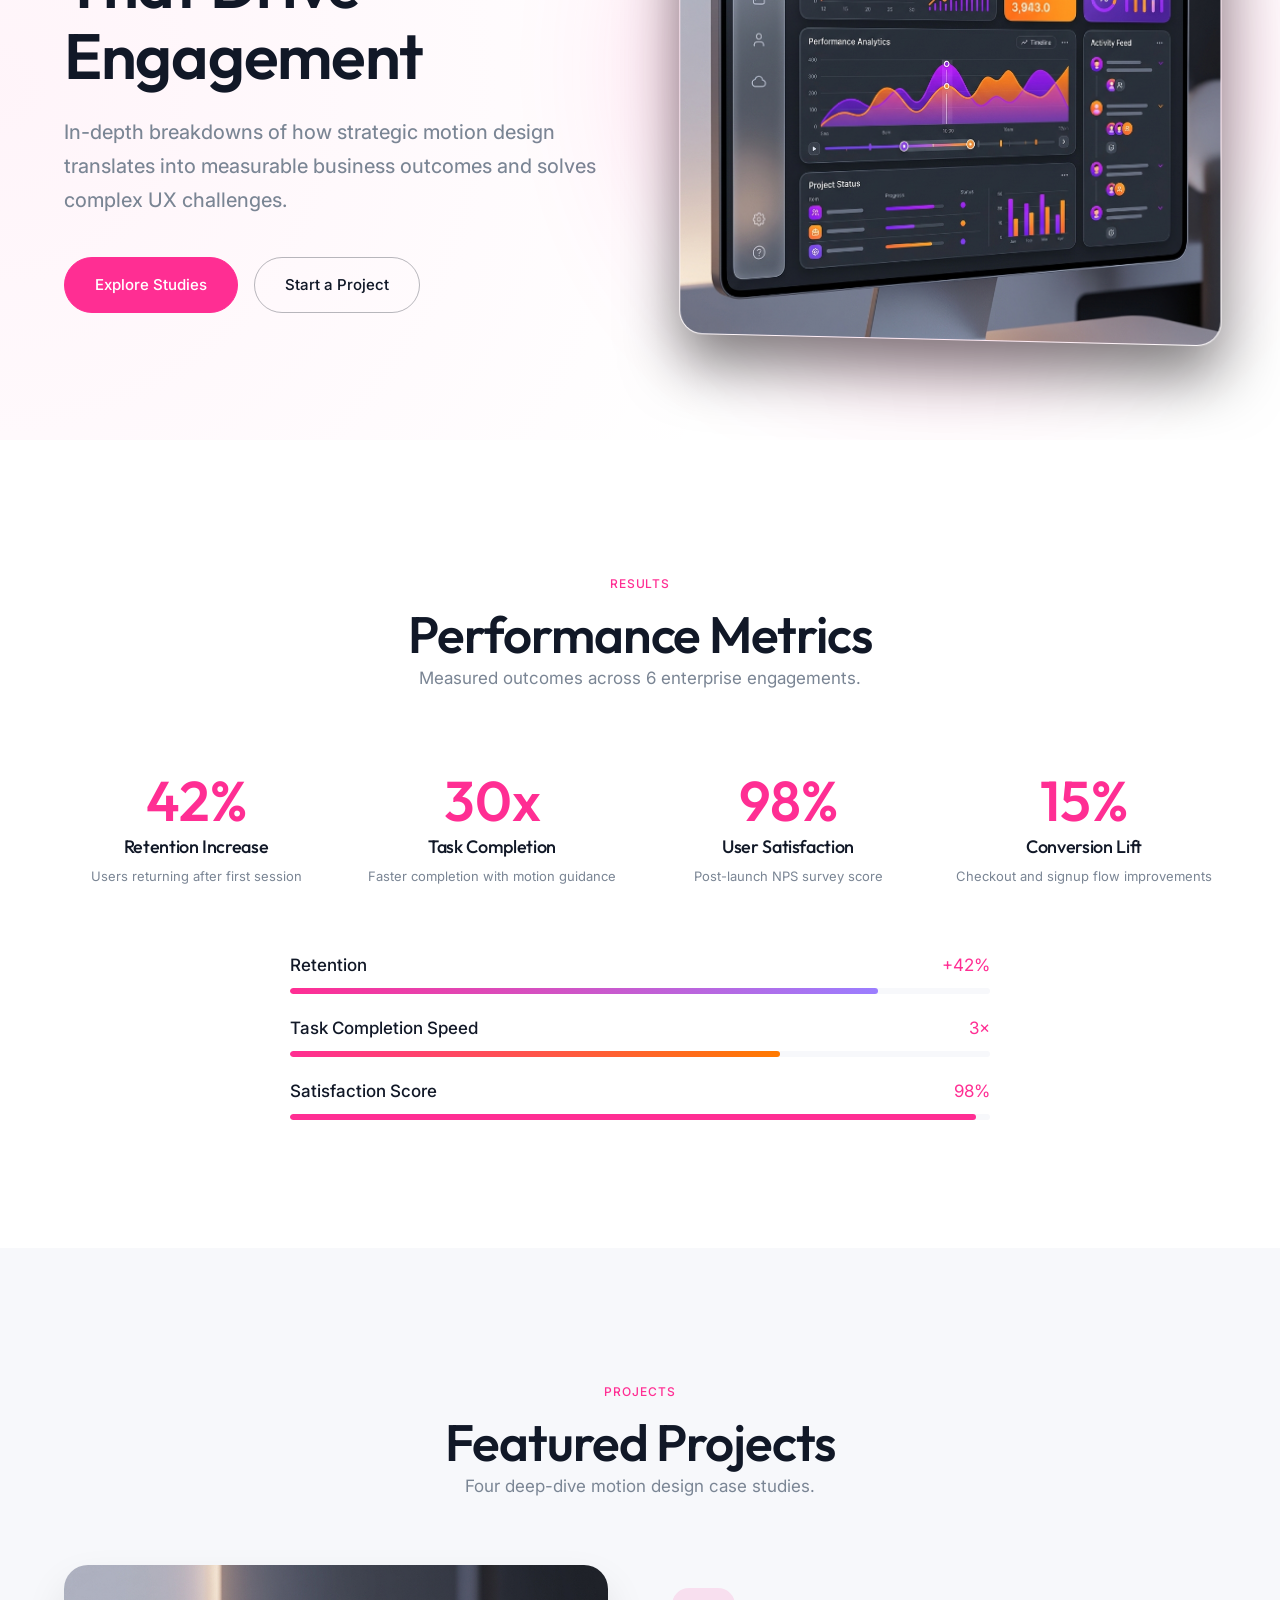
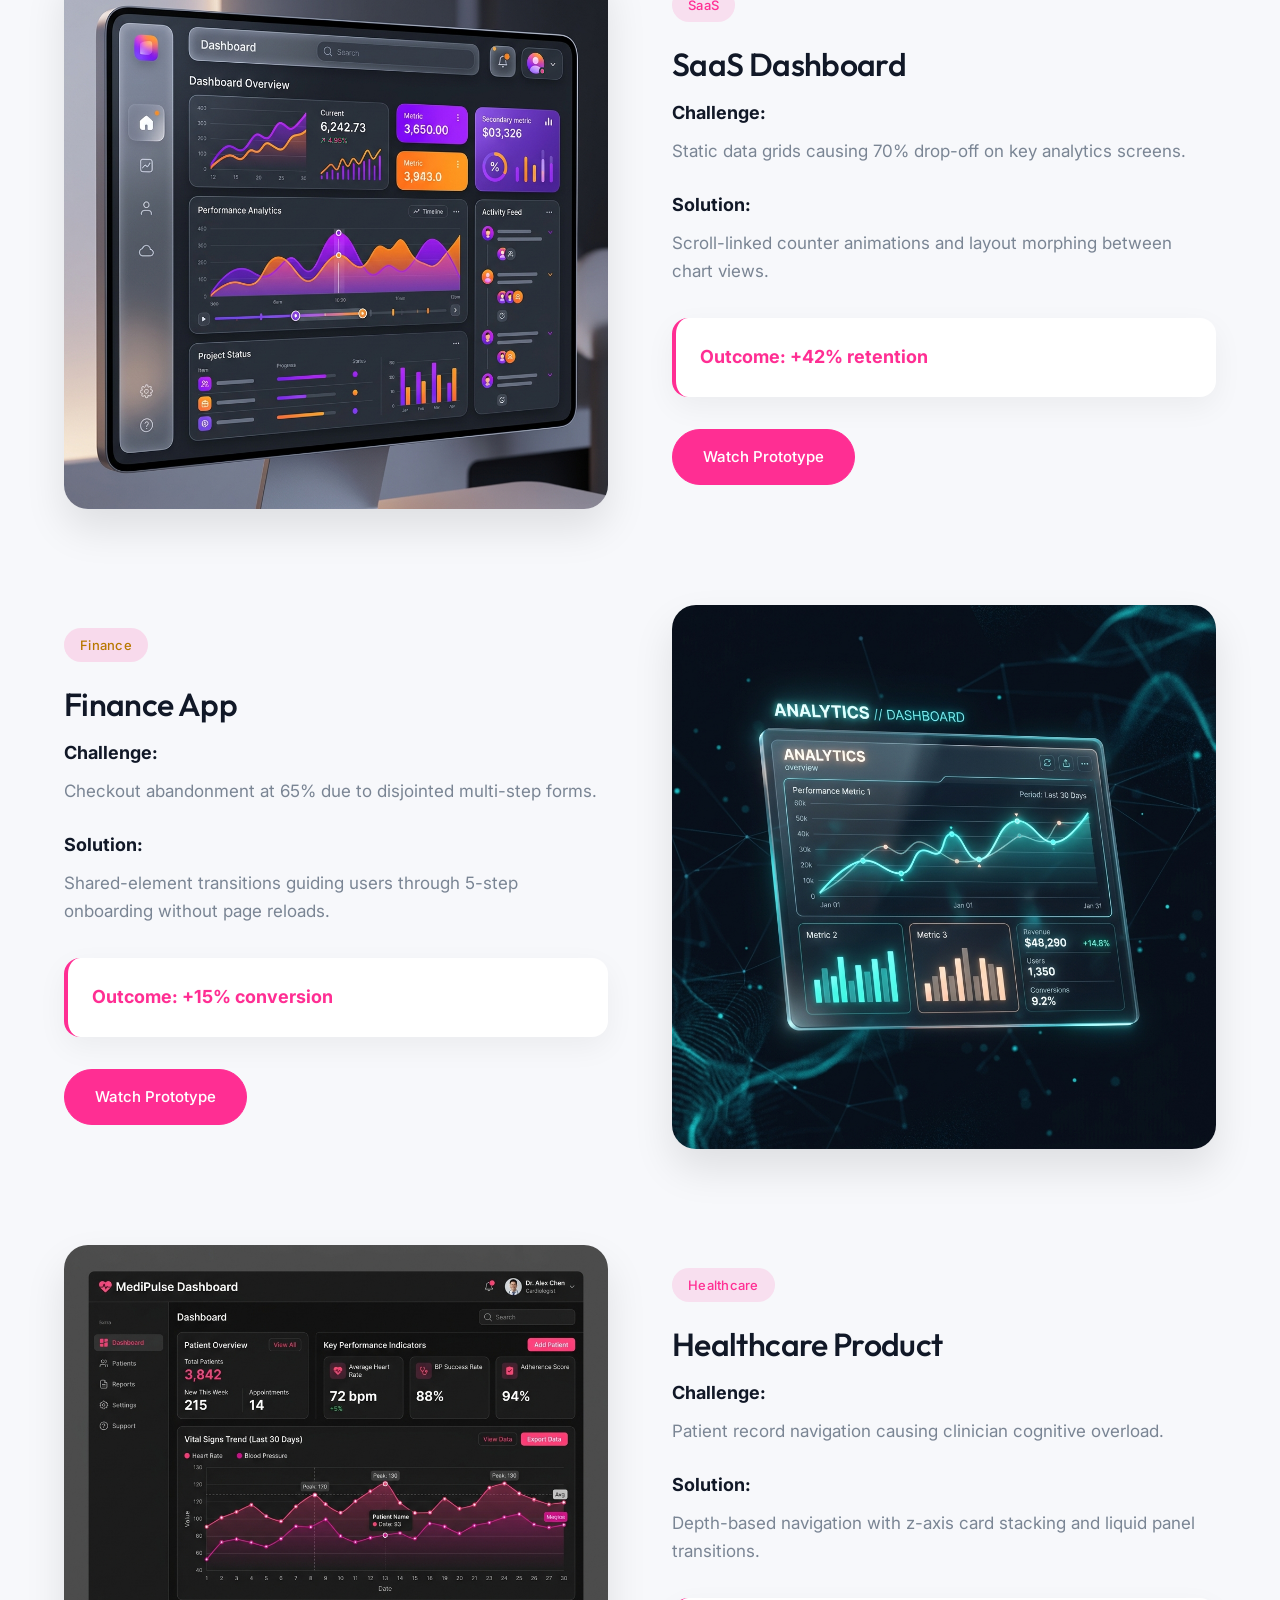
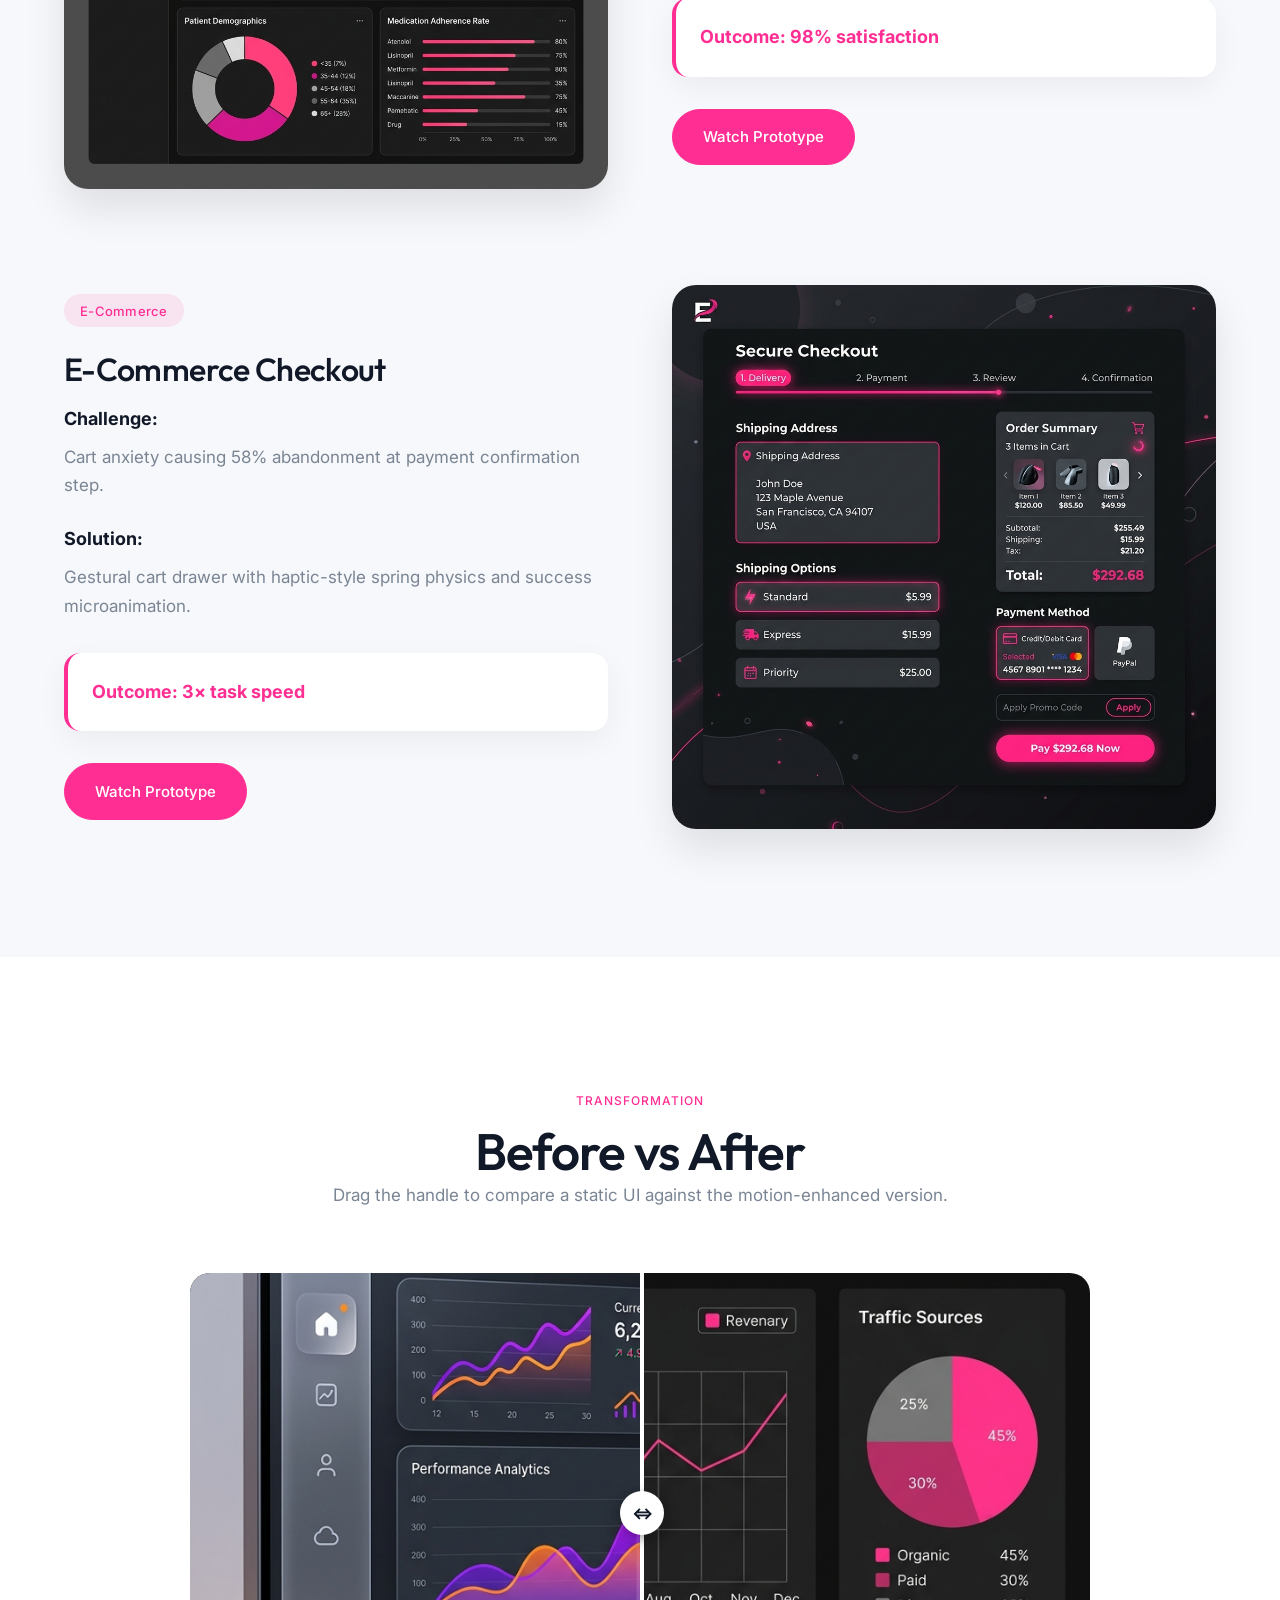
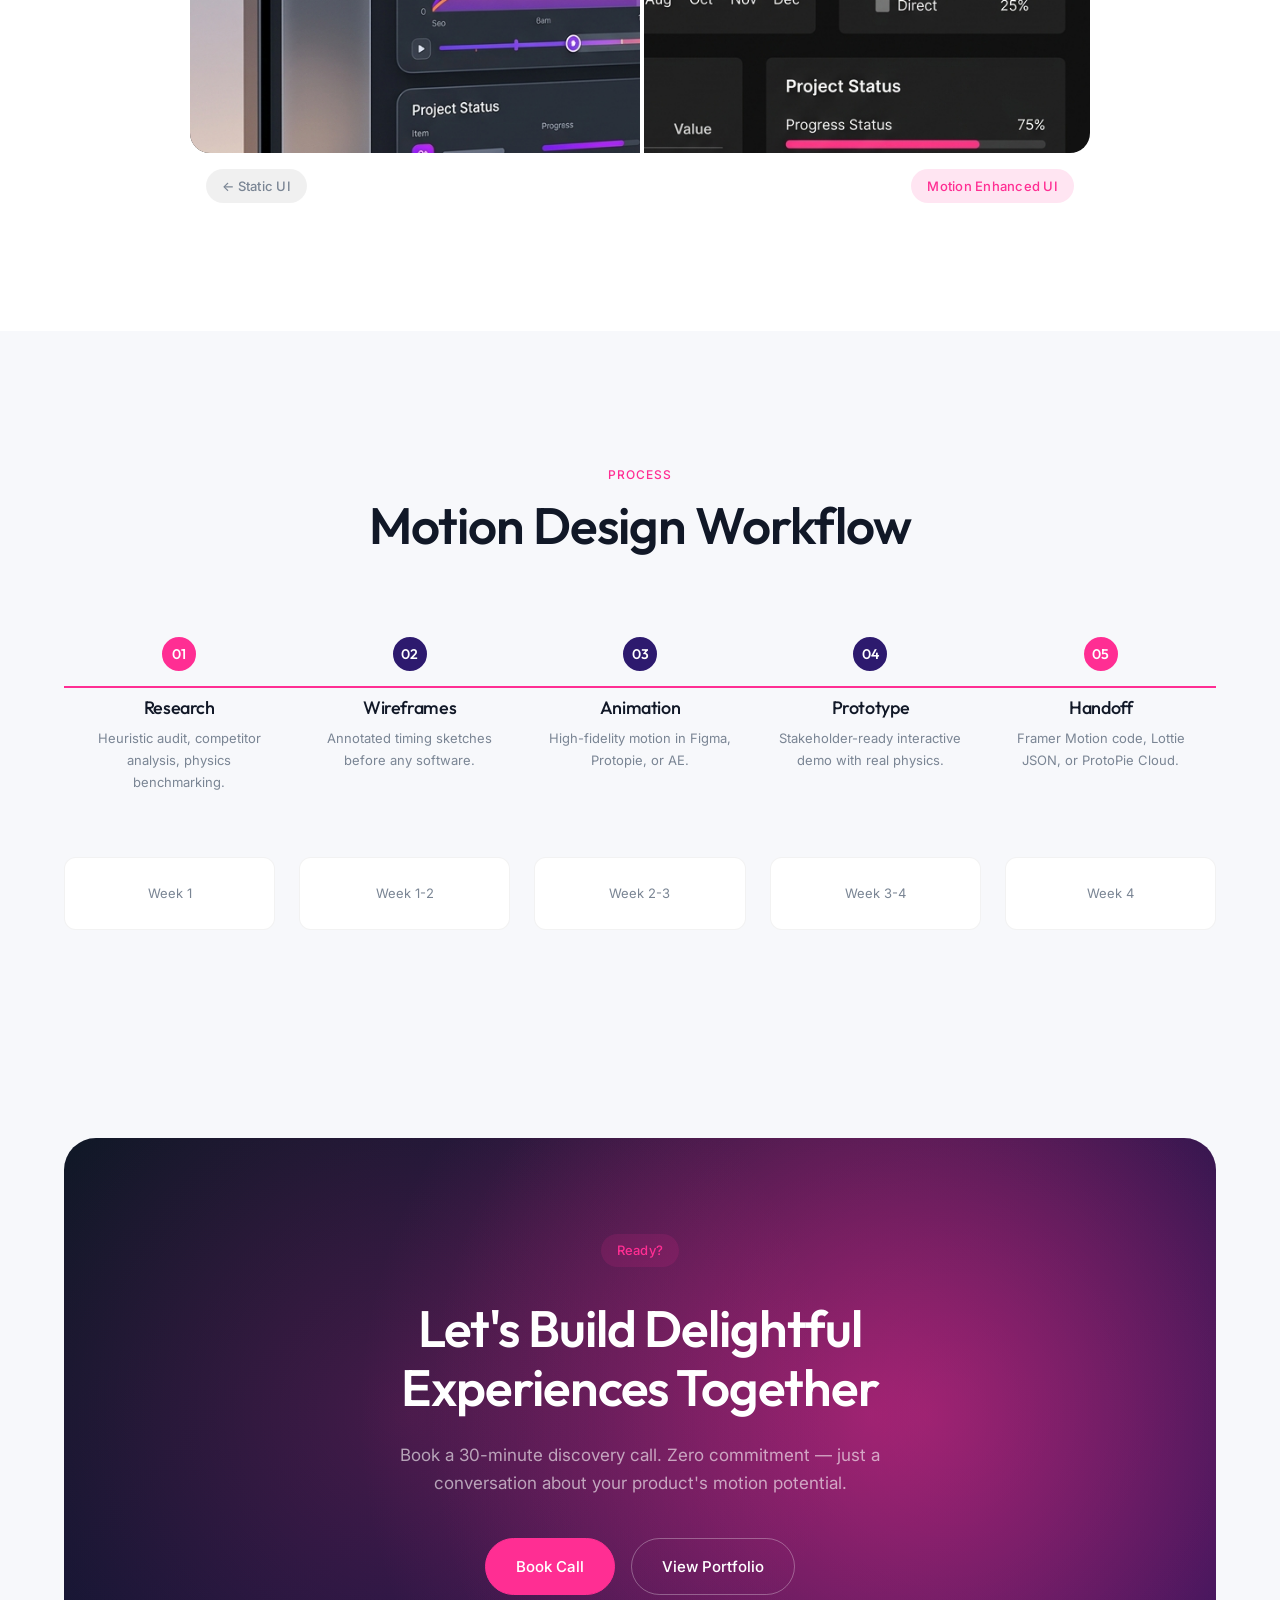
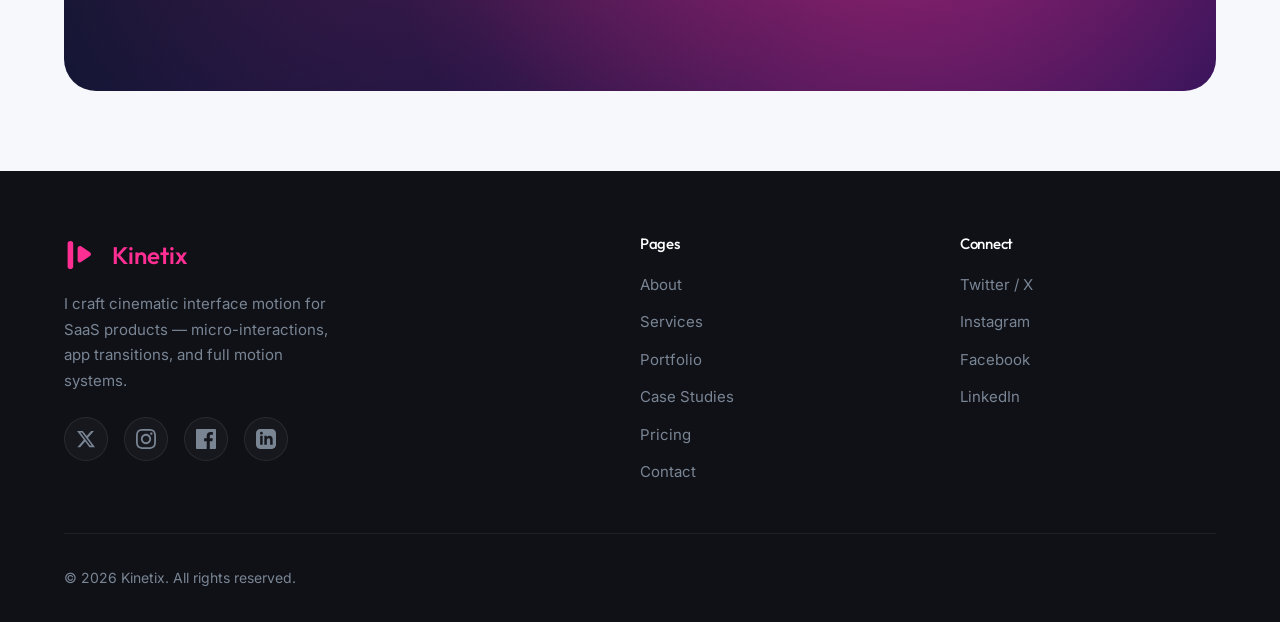
<file: case-studies.html>
<!DOCTYPE html>
<html lang="en">
<head>
  <meta charset="UTF-8"><meta name="viewport" content="width=device-width, initial-scale=1.0">
  <title>Case Studies – Design Decisions That Increased Product Engagement</title>
  <meta name="description" content="Deep-dive case studies on UI motion design decisions that measurably increased product engagement, task completion, and user satisfaction.">
  <link rel="stylesheet" href="assets/css/style.css">
  <link rel="stylesheet" href="assets/css/dark-mode.css">
  <link rel="stylesheet" href="assets/css/rtl.css">
  <style>
    /* Before / After layout */
    .ba-wrapper { 
      position: relative;
      border-radius: 20px;
      overflow: hidden;
      user-select: none;
      line-height: 0; 
      height: clamp(300px, 50vw, 480px);
      container-type: inline-size;
      direction: ltr;
    }
    .ba-before { 
      width: 100%; 
      height: 100%;
      object-fit: cover;
      object-position: center;
      display: block; 
    }
    .ba-after-wrap { position: absolute; top: 0; left: 0; bottom: 0; overflow: hidden; }
    .ba-after-wrap img { 
      width: 100cqw; 
      max-width: none; 
      height: 100%;
      object-fit: cover;
      object-position: center;
      display: block; 
    }
    .ba-handle {
      position:absolute;top:0;bottom:0;width:4px;background:var(--white);cursor:ew-resize;z-index:10;left:50%;
    }
    .ba-handle::after {
      content:'⇔';position:absolute;top:50%;left:50%;transform:translate(-50%,-50%);
      width:44px;height:44px;background:var(--white);border-radius:50%;
      display:flex;align-items:center;justify-content:center;font-size:1rem;
      box-shadow:0 4px 16px rgba(0,0,0,0.25);color:var(--primary);font-weight:bold;
      line-height:44px;text-align:center;
    }

    /* Project card equal height */
    .project-cards { display:flex;flex-wrap:wrap;justify-content:center;gap:2rem; }
    .project-card {
      flex:0 0 calc(25% - 1.5rem);min-width:220px;
      background:var(--white);border-radius:20px;border:1px solid rgba(0,0,0,0.04);
      box-shadow:0 4px 24px rgba(0,0,0,0.03);
      display:flex;flex-direction:column;overflow:hidden;
      transition:transform 0.4s cubic-bezier(0.16,1,0.3,1),box-shadow 0.4s;
    }
    .project-card:hover { transform:translateY(-6px);box-shadow:0 24px 50px rgba(0,0,0,0.09); }
    .project-card-body { padding:2rem;flex:1;display:flex;flex-direction:column; }
    .project-card-footer { padding:1.25rem 2rem;border-top:1px solid rgba(0,0,0,0.04); }

    /* Workflow timeline (horizontal cinematic) */
    .wf-cinema { display:flex;gap:0;align-items:stretch;position:relative;overflow:hidden; }
    .wf-cinema::before {
      content:'';position:absolute;top:3.25rem;left:0;right:0;height:2px;
      background:linear-gradient(90deg,var(--accent),var(--highlight));
    }
    .wf-step-c {
      flex:1;display:flex;flex-direction:column;align-items:center;text-align:center;
      padding:0 1rem;position:relative;z-index:2;
    }
    .wf-circle {
      width:2.5rem;height:2.5rem;border-radius:50%;border:3px solid var(--bg-light);
      display:flex;align-items:center;justify-content:center;
      font-family:'Outfit';font-weight:560;font-size:0.875rem;color:#ffffff;
      margin-bottom:1.5rem;
    }

    /* CTA banner animated BG */
    @keyframes gradShift {
      0%   { background-position: 0% 50%; }
      50%  { background-position: 100% 50%; }
      100% { background-position: 0% 50%; }
    }
    .cta-animated {
      background: linear-gradient(135deg, #111827, #1e1154, #2d1a6e, #111827);
      background-size: 300% 300%;
      animation: gradShift 8s ease infinite;
    }
  
    /* Featured Grid Responsive */
    .featured-grid {
      display: flex;
      height: 450px;
      gap: 1rem;
      max-width: 1100px;
      margin: 0 auto;
    }
    @media (max-width: 991px) { /* Tablet view (2x2) */
      .featured-grid {
        display: grid !important;
        grid-template-columns: 1fr 1fr;
        height: auto !important;
      }
      .featured-grid > div {
        height: 350px !important;
        flex: none !important;
      }
      .featured-grid > div .overlay-content {
        opacity: 1 !important;
        transform: translateY(0) !important;
      }
      .featured-grid > div .title-vertical {
        opacity: 0 !important;
      }
    }
    @media (max-width: 767px) { /* Mobile view (1 by 1) */
      .featured-grid {
        grid-template-columns: 1fr;
      }
      .featured-grid > div {
        height: 380px !important;
      }
      .featured-grid h3 {
        font-size: 2rem !important;
        white-space: normal !important;
      }
      .featured-grid .overlay-content {
        padding: 1.5rem !important;
      }
    }

  
    @media (max-width: 991px) {
      .mobile-center-header {
        flex-direction: column !important;
        align-items: center !important;
        text-align: center !important;
        justify-content: center !important;
      }
      .mobile-center-header > div {
        display: flex;
        flex-direction: column;
        align-items: center;
      }
      .mobile-center-header-simple {
        text-align: center !important;
        display: flex;
        flex-direction: column;
        align-items: center;
      }
      .mobile-center-text {
        text-align: center;
        display: flex;
        flex-direction: column;
        align-items: center;
      }
      .mobile-center-text > p {
        text-align: center;
        margin-left: auto;
        margin-right: auto;
      }
      .mobile-center-text h4, .mobile-center-text p.caption {
        text-align: left !important;
      }
      .mobile-center-text ul {
        display: inline-flex !important;
        flex-direction: column !important;
        align-items: flex-start !important;
        margin-left: auto !important;
        margin-right: auto !important;
      }
      .mobile-center-text a.btn {
        align-self: center !important;
        margin-left: auto;
        margin-right: auto;
      }
    }

  
    @media (max-width: 991px) {
      .mobile-center-text div {
        text-align: center !important;
        align-items: center !important;
        justify-content: center !important;
      }
      .mobile-center-text div p, .mobile-center-text div strong {
        text-align: center !important;
      }
      .mobile-center-text .outcome-box {
        border-left: none !important;
        border-bottom: 4px solid var(--highlight) !important;
      }
      .mobile-center-text .outcome-box-green {
        border-left: none !important;
        border-bottom: 4px solid var(--accent) !important;
      }
    }

  </style>
  <link rel="icon" type="image/svg+xml" href="assets/images/favicon.svg">
</head>
<body>

<div class="cursor-glow"></div>

<nav class="navbar">
  <a href="index.html" class="logo"><svg class="logo-icon" viewBox="0 0 40 40" fill="none" xmlns="http://www.w3.org/2000/svg"><path d="M8 6V34" stroke="var(--brand)" stroke-width="7" stroke-linecap="round"/><path d="M17 11.5C17 9.2 19.5 7.8 21.4 9.1L32.4 16.6C34.2 17.8 34.2 20.2 32.4 21.4L21.4 28.9C19.5 30.2 17 28.8 17 26.5V11.5Z" fill="url(#k-play-grad)"/><defs><linearGradient id="k-play-grad" x1="17" y1="9" x2="33" y2="29" gradientUnits="userSpaceOnUse"><stop stop-color="var(--accent)"/><stop offset="1" stop-color="var(--brand)"/></linearGradient></defs></svg>Kinetix</a>
  <ul class="nav-links">
    <li><a href="index.html">Home 1</a></li><li><a href="home-2.html">Home 2</a></li>
    <li><a href="about.html">About</a></li><li><a href="services.html">Services</a></li>
    <li><a href="portfolio.html">Portfolio</a></li><li><a href="case-studies.html" class="active">Case Studies</a></li>
    <li><a href="pricing.html">Pricing</a></li><li><a href="contact.html">Contact</a></li>
  </ul>
  <div class="nav-actions">
    <div style="display:flex;gap:0.5rem;">
      <button class="nav-icon-btn dm-toggle-btn" aria-label="Toggle Dark Mode">◑</button>
      <button class="nav-icon-btn rtl-toggle-btn" aria-label="Toggle RTL">⇄</button>
    </div>
    <a href="contact.html" class="btn btn-primary">Reach Me</a>
    <button class="hamburger"><div class="hamburger-icon"><span></span><span></span><span></span></div></button>
  </div>
</nav>
<div class="offcanvas-overlay"></div>
<div class="offcanvas">
  <button class="close-menu-btn" aria-label="Close menu">&times;</button>
  <div class="offcanvas-links">
    <a href="index.html">Home 1</a><a href="home-2.html">Home 2</a><a href="about.html">About</a>
    <a href="services.html">Services</a><a href="portfolio.html">Portfolio</a>
    <a href="case-studies.html">Case Studies</a><a href="pricing.html">Pricing</a><a href="contact.html">Contact</a>
  </div>
  <div class="offcanvas-footer">
    <div style="display:flex;gap:1rem;margin-bottom:1rem;justify-content:center;">
      <button class="nav-icon-btn dm-toggle-btn" aria-label="Toggle Dark Mode">◑</button>
      <button class="nav-icon-btn rtl-toggle-btn" aria-label="Toggle RTL">⇄</button>
    </div>
    <a href="contact.html" class="btn btn-primary" style="width:100%;justify-content:center;">Reach Me</a>
  </div>
</div>

<main>

<!-- HERO -->
<section class="hero-compact">
  <div class="container reveal mobile-center-header-simple" style="position:relative;z-index:2;">
    <span class="pill pill-accent" style="display:inline-block;margin-bottom:1.5rem;">Case Studies</span>
    <h1 style="color:#ffffff;max-width:800px;margin:0 auto 1.5rem;">In-Depth Case Studies</h1>
    <p class="lead" style="color:var(--muted);max-width:540px;margin:0 auto;">Detailed breakdowns of how motion design solves complex UX problems and drives business results.</p>
  </div>
</section>

<!-- ===== SECTION 1 — DEEP DIVE PROJECTS (Accordion) ===== -->
<section class="section" style="background:var(--bg-light);overflow:hidden;position:relative;">
  <div class="container reveal" style="text-align:center;margin-bottom:4rem;position:relative;z-index:2;">
    <span class="label">Featured</span>
    <h2 style="margin-top:0.5rem;">Deep Dive Projects</h2>
  </div>
  <div class="container reveal" style="max-width:1200px;position:relative;z-index:2;">
    <div class="featured-grid" style="width:100%;">
      <!-- Card 1 -->
      <div style="flex:1;position:relative;border-radius:24px;overflow:hidden;cursor:pointer;transition:flex 0.6s cubic-bezier(0.16,1,0.3,1);" onmouseover="this.style.flex='4';this.querySelector('.overlay-content').style.opacity='1';this.querySelector('.overlay-content').style.transform='translateY(0)';this.querySelector('.title-vertical').style.opacity='0'" onmouseout="this.style.flex='1';this.querySelector('.overlay-content').style.opacity='0';this.querySelector('.overlay-content').style.transform='translateY(20px)';this.querySelector('.title-vertical').style.opacity='1'">
        <img src="assets/images/img2_mobile_case.png" alt="Mobile App" style="width:100%;height:100%;object-fit:cover;position:absolute;inset:0;">
        <div style="position:absolute;inset:0;background:linear-gradient(to top, rgba(0,0,0,0.9) 0%, rgba(0,0,0,0.2) 100%);"></div>
        <div class="title-vertical" style="position:absolute;bottom:2rem;left:50%;transform:translateX(-50%);color:white;font-size:0.875rem;font-weight:600;letter-spacing:2px;text-align:center;transition:opacity 0.4s ease;width:90%;">
          WALLET APP
        </div>
        <div class="overlay-content" style="position:absolute;bottom:0;left:0;right:0;padding:2.5rem;opacity:0;transform:translateY(20px);transition:all 0.6s cubic-bezier(0.16,1,0.3,1);display:flex;flex-direction:column;align-items:flex-start;">
          <span class="pill pill-accent" style="margin-bottom:1rem;backdrop-filter:blur(8px);">Mobile</span>
          <h3 style="color:white;font-size:2.5rem;margin-bottom:0.5rem;white-space:nowrap;">Wallet App</h3>
          <p style="color:rgba(255,255,255,0.8);font-size:1rem;line-height:1.5;max-width:350px;">Gestural spring physics & haptic feedback loops designed for seamless transactions.</p>
        </div>
      </div>
      <!-- Card 2 -->
      <div style="flex:1;position:relative;border-radius:24px;overflow:hidden;cursor:pointer;transition:flex 0.6s cubic-bezier(0.16,1,0.3,1);" onmouseover="this.style.flex='4';this.querySelector('.overlay-content').style.opacity='1';this.querySelector('.overlay-content').style.transform='translateY(0)';this.querySelector('.title-vertical').style.opacity='0'" onmouseout="this.style.flex='1';this.querySelector('.overlay-content').style.opacity='0';this.querySelector('.overlay-content').style.transform='translateY(20px)';this.querySelector('.title-vertical').style.opacity='1'">
        <img src="assets/images/img1.png" alt="SaaS Dashboard" style="width:100%;height:100%;object-fit:cover;position:absolute;inset:0;">
        <div style="position:absolute;inset:0;background:linear-gradient(to top, rgba(0,0,0,0.9) 0%, rgba(0,0,0,0.2) 100%);"></div>
        <div class="title-vertical" style="position:absolute;bottom:2rem;left:50%;transform:translateX(-50%);color:white;font-size:0.875rem;font-weight:600;letter-spacing:2px;text-align:center;transition:opacity 0.4s ease;width:90%;">
          SAAS DASHBOARD
        </div>
        <div class="overlay-content" style="position:absolute;bottom:0;left:0;right:0;padding:2.5rem;opacity:0;transform:translateY(20px);transition:all 0.6s cubic-bezier(0.16,1,0.3,1);display:flex;flex-direction:column;align-items:flex-start;">
          <span class="pill pill-highlight" style="margin-bottom:1rem;backdrop-filter:blur(8px);">Web App</span>
          <h3 style="color:white;font-size:2.5rem;margin-bottom:0.5rem;white-space:nowrap;">SaaS Dashboard</h3>
          <p style="color:rgba(255,255,255,0.8);font-size:1rem;line-height:1.5;max-width:350px;">Data visualization entrance choreography and responsive micro-interactions.</p>
        </div>
      </div>
      <!-- Card 3 -->
      <div style="flex:1;position:relative;border-radius:24px;overflow:hidden;cursor:pointer;transition:flex 0.6s cubic-bezier(0.16,1,0.3,1);" onmouseover="this.style.flex='4';this.querySelector('.overlay-content').style.opacity='1';this.querySelector('.overlay-content').style.transform='translateY(0)';this.querySelector('.title-vertical').style.opacity='0'" onmouseout="this.style.flex='1';this.querySelector('.overlay-content').style.opacity='0';this.querySelector('.overlay-content').style.transform='translateY(20px)';this.querySelector('.title-vertical').style.opacity='1'">
        <img src="assets/images/img3_timeline_case.png" alt="Timeline Editor" style="width:100%;height:100%;object-fit:cover;position:absolute;inset:0;">
        <div style="position:absolute;inset:0;background:linear-gradient(to top, rgba(0,0,0,0.9) 0%, rgba(0,0,0,0.2) 100%);"></div>
        <div class="title-vertical" style="position:absolute;bottom:2rem;left:50%;transform:translateX(-50%);color:white;font-size:0.875rem;font-weight:600;letter-spacing:2px;text-align:center;transition:opacity 0.4s ease;width:90%;">
          TIMELINE EDITOR
        </div>
        <div class="overlay-content" style="position:absolute;bottom:0;left:0;right:0;padding:2.5rem;opacity:0;transform:translateY(20px);transition:all 0.6s cubic-bezier(0.16,1,0.3,1);display:flex;flex-direction:column;align-items:flex-start;">
          <span class="pill pill-accent" style="margin-bottom:1rem;backdrop-filter:blur(8px);">Complex UI</span>
          <h3 style="color:white;font-size:2.5rem;margin-bottom:0.5rem;white-space:nowrap;">Timeline Editor</h3>
          <p style="color:rgba(255,255,255,0.8);font-size:1rem;line-height:1.5;max-width:350px;">Drag & drop interactions, snapping physics, and contextual menus.</p>
        </div>
      </div>
      <!-- Card 4 -->
      <div style="flex:1;position:relative;border-radius:24px;overflow:hidden;cursor:pointer;transition:flex 0.6s cubic-bezier(0.16,1,0.3,1);" onmouseover="this.style.flex='4';this.querySelector('.overlay-content').style.opacity='1';this.querySelector('.overlay-content').style.transform='translateY(0)';this.querySelector('.title-vertical').style.opacity='0'" onmouseout="this.style.flex='1';this.querySelector('.overlay-content').style.opacity='0';this.querySelector('.overlay-content').style.transform='translateY(20px)';this.querySelector('.title-vertical').style.opacity='1'">
        <img src="assets/images/img4.png" alt="Analytics" style="width:100%;height:100%;object-fit:cover;position:absolute;inset:0;">
        <div style="position:absolute;inset:0;background:linear-gradient(to top, rgba(0,0,0,0.9) 0%, rgba(0,0,0,0.2) 100%);"></div>
        <div class="title-vertical" style="position:absolute;bottom:2rem;left:50%;transform:translateX(-50%);color:white;font-size:0.875rem;font-weight:600;letter-spacing:2px;text-align:center;transition:opacity 0.4s ease;width:90%;">
          ANALYTICS GLASS
        </div>
        <div class="overlay-content" style="position:absolute;bottom:0;left:0;right:0;padding:2.5rem;opacity:0;transform:translateY(20px);transition:all 0.6s cubic-bezier(0.16,1,0.3,1);display:flex;flex-direction:column;align-items:flex-start;">
          <span class="pill" style="background:rgba(255,255,255,0.2);color:white;margin-bottom:1rem;backdrop-filter:blur(8px);">Experimental</span>
          <h3 style="color:white;font-size:2.5rem;margin-bottom:0.5rem;white-space:nowrap;">Analytics Glass</h3>
          <p style="color:rgba(255,255,255,0.8);font-size:1rem;line-height:1.5;max-width:350px;">Experimental glassmorphic overlays and depth-based z-axis transitions.</p>
        </div>
      </div>
    </div>
  </div>
</section>

<!-- ===== SECTION 2 — SPLIT LAYOUT ===== -->
<section class="section" style="background:var(--white);padding-top:60px;padding-bottom:100px;overflow:hidden;position:relative;">
  <div style="position:absolute;inset:0;background:radial-gradient(circle at left center, rgba(255,46,147,0.05) 0%, transparent 60%);"></div>
  <div class="container" style="position:relative;z-index:2;">
    <div class="grid grid-2" style="align-items:center;gap:4rem;">
      <div class="reveal mobile-center-text">
        <span class="pill pill-accent" style="margin-bottom:1.5rem;display:inline-block;">Case Studies</span>
        <h1 style="margin-bottom:1.5rem;font-size:clamp(2.5rem, 5vw, 4rem);line-height:1.1;">Design Decisions That Drive Engagement</h1>
        <p class="lead" style="margin-bottom:2.5rem;max-width:550px;">In-depth breakdowns of how strategic motion design translates into measurable business outcomes and solves complex UX challenges.</p>
        <div style="display:flex;gap:1rem;flex-wrap:wrap;">
          <a href="#projects" class="btn btn-primary">Explore Studies</a>
          <a href="contact.html" class="btn btn-outline">Start a Project</a>
        </div>
      </div>
      <div class="reveal reveal-delay-1" style="position:relative;">
        <div style="position:absolute;inset:0;background:var(--accent);filter:blur(80px);opacity:0.25;border-radius:50%;"></div>
        <img src="assets/images/img1.png" alt="Case Study Dashboard" style="width:100%;height:auto;border-radius:24px;box-shadow:0 30px 60px rgba(0,0,0,0.5);border:1px solid rgba(255,255,255,0.1);position:relative;z-index:2;transform:perspective(1000px) rotateY(-5deg);transition:transform 0.5s ease;" onmouseover="this.style.transform='perspective(1000px) rotateY(0deg) scale(1.02)'" onmouseout="this.style.transform='perspective(1000px) rotateY(-5deg) scale(1)'">
      </div>
    </div>
  </div>
</section>

<!-- ===== SECTION 2 — PERFORMANCE METRICS (no cards, counters) ===== -->
<section class="section" style="background:var(--white);">
  <div class="container">
    <div class="reveal" style="text-align:center;margin-bottom:5rem;">
      <span class="label">Results</span>
      <h2 style="margin-top:0.5rem;">Performance Metrics</h2>
      <p>Measured outcomes across 6 enterprise engagements.</p>
    </div>
    <div class="stat-row reveal">
      <div>
        <div class="stat-number" data-target="42" data-suffix="%">—</div>
        <h4>Retention Increase</h4>
        <p class="caption" style="margin-top:0.5rem;">Users returning after first session</p>
      </div>
      <div>
        <div class="stat-number" data-prefix="3" data-target="0" data-suffix="x" style="color:var(--highlight);">—</div>
        <h4>Task Completion</h4>
        <p class="caption" style="margin-top:0.5rem;">Faster completion with motion guidance</p>
      </div>
      <div>
        <div class="stat-number" data-target="98" data-suffix="%">—</div>
        <h4>User Satisfaction</h4>
        <p class="caption" style="margin-top:0.5rem;">Post-launch NPS survey score</p>
      </div>
      <div>
        <div class="stat-number" data-target="15" data-suffix="%" style="color:var(--highlight);">—</div>
        <h4>Conversion Lift</h4>
        <p class="caption" style="margin-top:0.5rem;">Checkout and signup flow improvements</p>
      </div>
    </div>
    <!-- Visual bar indicators -->
    <div class="reveal" style="margin-top:4rem;display:flex;flex-direction:column;gap:1.25rem;max-width:700px;margin-inline:auto;">
      <div>
        <div style="display:flex;justify-content:space-between;margin-bottom:0.5rem;"><span style="font-weight:500;">Retention</span><span style="color:var(--accent);">+42%</span></div>
        <div style="height:6px;background:var(--bg-light);border-radius:3px;overflow:hidden;"><div style="width:84%;height:100%;background:linear-gradient(90deg,var(--accent),#9B7EFF);border-radius:3px;"></div></div>
      </div>
      <div>
        <div style="display:flex;justify-content:space-between;margin-bottom:0.5rem;"><span style="font-weight:500;">Task Completion Speed</span><span style="color:var(--highlight);">3×</span></div>
        <div style="height:6px;background:var(--bg-light);border-radius:3px;overflow:hidden;"><div style="width:70%;height:100%;background:linear-gradient(90deg,var(--highlight),#FF7A00);border-radius:3px;"></div></div>
      </div>
      <div>
        <div style="display:flex;justify-content:space-between;margin-bottom:0.5rem;"><span style="font-weight:500;">Satisfaction Score</span><span style="color:var(--accent);">98%</span></div>
        <div style="height:6px;background:var(--bg-light);border-radius:3px;overflow:hidden;"><div style="width:98%;height:100%;background:linear-gradient(90deg,var(--accent),var(--highlight));border-radius:3px;"></div></div>
      </div>
    </div>
  </div>
</section>

<!-- ===== SECTION 3 — FEATURED PROJECTS (exactly 4 equal cards) ===== -->
<section id="projects" class="section" style="background:var(--bg-light);">
  <div class="container">
    <div class="reveal" style="text-align:center;margin-bottom:4rem;">
      <span class="label">Projects</span>
      <h2 style="margin-top:0.5rem;">Featured Projects</h2>
      <p>Four deep-dive motion design case studies.</p>
    </div>
    <div style="display:flex;flex-direction:column;gap:6rem;margin-top:3rem;">
      <!-- Project 1 -->
      <div class="grid grid-2 reveal" style="align-items:center;gap:4rem;">
        <div style="border-radius:24px;overflow:hidden;box-shadow:0 20px 40px rgba(0,0,0,0.1);">
          <img src="assets/images/img1.png" alt="SaaS Dashboard" style="width:100%;height:auto;object-fit:cover;transition:transform 0.5s;" onmouseover="this.style.transform='scale(1.05)'" onmouseout="this.style.transform='scale(1)'">
        </div>
        <div class="mobile-center-text">
          <span class="pill pill-accent" style="margin-bottom:1.5rem;display:inline-block;">SaaS</span>
          <h3 style="margin-bottom:1rem;font-size:2rem;">SaaS Dashboard</h3>
          <div style="margin-bottom:1.5rem;">
            <strong style="color:var(--text-main);font-size:1.125rem;">Challenge:</strong>
            <p style="margin-top:0.5rem;color:var(--muted);">Static data grids causing 70% drop-off on key analytics screens.</p>
          </div>
          <div style="margin-bottom:2rem;">
            <strong style="color:var(--text-main);font-size:1.125rem;">Solution:</strong>
            <p style="margin-top:0.5rem;color:var(--muted);">Scroll-linked counter animations and layout morphing between chart views.</p>
          </div>
          <div class="outcome-box-green" style="padding:1.5rem;background:var(--white);border-radius:16px;border-left:4px solid var(--accent);margin-bottom:2rem;box-shadow:0 10px 30px rgba(0,0,0,0.05);">
            <strong style="font-size:1.125rem;color:var(--accent);">Outcome: +42% retention</strong>
          </div>
          <a href="#" class="btn btn-primary">Watch Prototype</a>
        </div>
      </div>

      <!-- Project 2 -->
      <div class="grid grid-2 reveal" style="align-items:center;gap:4rem;">
        <div class="mobile-center-text">
          <span class="pill pill-highlight" style="margin-bottom:1.5rem;display:inline-block;">Finance</span>
          <h3 style="margin-bottom:1rem;font-size:2rem;">Finance App</h3>
          <div style="margin-bottom:1.5rem;">
            <strong style="color:var(--text-main);font-size:1.125rem;">Challenge:</strong>
            <p style="margin-top:0.5rem;color:var(--muted);">Checkout abandonment at 65% due to disjointed multi-step forms.</p>
          </div>
          <div style="margin-bottom:2rem;">
            <strong style="color:var(--text-main);font-size:1.125rem;">Solution:</strong>
            <p style="margin-top:0.5rem;color:var(--muted);">Shared-element transitions guiding users through 5-step onboarding without page reloads.</p>
          </div>
          <div class="outcome-box" style="padding:1.5rem;background:var(--white);border-radius:16px;border-left:4px solid var(--highlight);margin-bottom:2rem;box-shadow:0 10px 30px rgba(0,0,0,0.05);">
            <strong style="font-size:1.125rem;color:var(--highlight);">Outcome: +15% conversion</strong>
          </div>
          <a href="#" class="btn btn-primary">Watch Prototype</a>
        </div>
        <div style="border-radius:24px;overflow:hidden;box-shadow:0 20px 40px rgba(0,0,0,0.1);">
          <img src="assets/images/img4.png" alt="Finance App" style="width:100%;height:auto;object-fit:cover;transition:transform 0.5s;" onmouseover="this.style.transform='scale(1.05)'" onmouseout="this.style.transform='scale(1)'">
        </div>
      </div>

      <!-- Project 3 -->
      <div class="grid grid-2 reveal" style="align-items:center;gap:4rem;">
        <div style="border-radius:24px;overflow:hidden;box-shadow:0 20px 40px rgba(0,0,0,0.1);">
          <img src="assets/images/img2_healthcare_case.png" alt="Healthcare Product" style="width:100%;height:auto;object-fit:cover;transition:transform 0.5s;" onmouseover="this.style.transform='scale(1.05)'" onmouseout="this.style.transform='scale(1)'">
        </div>
        <div class="mobile-center-text">
          <span class="pill pill-accent" style="margin-bottom:1.5rem;display:inline-block;">Healthcare</span>
          <h3 style="margin-bottom:1rem;font-size:2rem;">Healthcare Product</h3>
          <div style="margin-bottom:1.5rem;">
            <strong style="color:var(--text-main);font-size:1.125rem;">Challenge:</strong>
            <p style="margin-top:0.5rem;color:var(--muted);">Patient record navigation causing clinician cognitive overload.</p>
          </div>
          <div style="margin-bottom:2rem;">
            <strong style="color:var(--text-main);font-size:1.125rem;">Solution:</strong>
            <p style="margin-top:0.5rem;color:var(--muted);">Depth-based navigation with z-axis card stacking and liquid panel transitions.</p>
          </div>
          <div class="outcome-box" style="padding:1.5rem;background:var(--white);border-radius:16px;border-left:4px solid var(--highlight);margin-bottom:2rem;box-shadow:0 10px 30px rgba(0,0,0,0.05);">
            <strong style="font-size:1.125rem;color:var(--highlight);">Outcome: 98% satisfaction</strong>
          </div>
          <a href="#" class="btn btn-primary">Watch Prototype</a>
        </div>
      </div>

      <!-- Project 4 -->
      <div class="grid grid-2 reveal" style="align-items:center;gap:4rem;">
        <div class="mobile-center-text">
          <span class="pill" style="background:rgba(255,46,147,0.1);color:var(--accent);margin-bottom:1.5rem;display:inline-block;">E-Commerce</span>
          <h3 style="margin-bottom:1rem;font-size:2rem;">E-Commerce Checkout</h3>
          <div style="margin-bottom:1.5rem;">
            <strong style="color:var(--text-main);font-size:1.125rem;">Challenge:</strong>
            <p style="margin-top:0.5rem;color:var(--muted);">Cart anxiety causing 58% abandonment at payment confirmation step.</p>
          </div>
          <div style="margin-bottom:2rem;">
            <strong style="color:var(--text-main);font-size:1.125rem;">Solution:</strong>
            <p style="margin-top:0.5rem;color:var(--muted);">Gestural cart drawer with haptic-style spring physics and success microanimation.</p>
          </div>
          <div class="outcome-box-green" style="padding:1.5rem;background:var(--white);border-radius:16px;border-left:4px solid var(--accent);margin-bottom:2rem;box-shadow:0 10px 30px rgba(0,0,0,0.05);">
            <strong style="font-size:1.125rem;color:var(--accent);">Outcome: 3× task speed</strong>
          </div>
          <a href="#" class="btn btn-primary">Watch Prototype</a>
        </div>
        <div style="border-radius:24px;overflow:hidden;box-shadow:0 20px 40px rgba(0,0,0,0.1);">
          <img src="assets/images/img3_ecommerce_case.png" alt="E-Commerce Checkout" style="width:100%;height:auto;object-fit:cover;transition:transform 0.5s;" onmouseover="this.style.transform='scale(1.05)'" onmouseout="this.style.transform='scale(1)'">
        </div>
      </div>
    </div>
  </div>
</section>

<!-- ===== SECTION 4 — BEFORE VS AFTER (interactive slider) ===== -->
<section class="section" style="background:var(--white);">
  <div class="container">
    <div class="reveal" style="text-align:center;margin-bottom:4rem;">
      <span class="label">Transformation</span>
      <h2 style="margin-top:0.5rem;">Before vs After</h2>
      <p>Drag the handle to compare a static UI against the motion-enhanced version.</p>
    </div>
    <div class="reveal">
      <div class="ba-wrapper" style="max-width:900px;margin:0 auto;">
        <img class="ba-before" src="assets/images/img3_before_static.png" alt="Before — static UI">
        <div class="ba-after-wrap" style="width:50%;">
          <img src="assets/images/img1.png" alt="After — motion UI">
        </div>
        <div class="ba-handle" style="left:50%;"></div>
      </div>
      <div style="display:flex;justify-content:space-between;max-width:900px;margin:1rem auto 0;padding:0 1rem;direction:ltr;">
        <span class="pill" style="background:rgba(0,0,0,0.06);color:var(--muted);">← Static UI</span>
        <span class="pill pill-accent">Motion Enhanced UI</span>
      </div>
    </div>
  </div>
</section>

<!-- ===== SECTION 5 — WORKFLOW TIMELINE (cinematic horizontal, no cards) ===== -->
<section class="section" style="background:var(--bg-light);">
  <style>
    [data-theme="light"] .wf-step-c h4 { color: var(--text-main) !important; }
    .wf-step-box { background:var(--white); border-radius:12px; padding:1.5rem; border:1px solid rgba(0,0,0,0.05); }
    [data-theme="dark"] .wf-step-box { background:rgba(255,255,255,0.04); border-color:rgba(255,255,255,0.06); }
  
    /* Featured Grid Responsive */
    .featured-grid {
      display: flex;
      height: 450px;
      gap: 1rem;
      max-width: 1100px;
      margin: 0 auto;
    }
    @media (max-width: 991px) { /* Tablet view (2x2) */
      .featured-grid {
        display: grid !important;
        grid-template-columns: 1fr 1fr;
        height: auto !important;
      }
      .featured-grid > div {
        height: 350px !important;
        flex: none !important;
      }
      .featured-grid > div .overlay-content {
        opacity: 1 !important;
        transform: translateY(0) !important;
      }
      .featured-grid > div .title-vertical {
        opacity: 0 !important;
      }
    }
    @media (max-width: 767px) { /* Mobile view (1 by 1) */
      .featured-grid {
        grid-template-columns: 1fr;
      }
      .featured-grid > div {
        height: 380px !important;
      }
      .featured-grid h3 {
        font-size: 2rem !important;
        white-space: normal !important;
      }
      .featured-grid .overlay-content {
        padding: 1.5rem !important;
      }
    }

  
    @media (max-width: 991px) {
      .mobile-center-header {
        flex-direction: column !important;
        align-items: center !important;
        text-align: center !important;
        justify-content: center !important;
      }
      .mobile-center-header > div {
        display: flex;
        flex-direction: column;
        align-items: center;
      }
      .mobile-center-header-simple {
        text-align: center !important;
        display: flex;
        flex-direction: column;
        align-items: center;
      }
      .mobile-center-text {
        text-align: center;
        display: flex;
        flex-direction: column;
        align-items: center;
      }
      .mobile-center-text > p {
        text-align: center;
        margin-left: auto;
        margin-right: auto;
      }
      .mobile-center-text h4, .mobile-center-text p.caption {
        text-align: left !important;
      }
      .mobile-center-text ul {
        display: inline-flex !important;
        flex-direction: column !important;
        align-items: flex-start !important;
        margin-left: auto !important;
        margin-right: auto !important;
      }
      .mobile-center-text a.btn {
        align-self: center !important;
        margin-left: auto;
        margin-right: auto;
      }
    }

  
    @media (max-width: 991px) {
      .mobile-center-text div {
        text-align: center !important;
        align-items: center !important;
        justify-content: center !important;
      }
      .mobile-center-text div p, .mobile-center-text div strong {
        text-align: center !important;
      }
      .mobile-center-text .outcome-box {
        border-left: none !important;
        border-bottom: 4px solid var(--highlight) !important;
      }
      .mobile-center-text .outcome-box-green {
        border-left: none !important;
        border-bottom: 4px solid var(--accent) !important;
      }
    }

  </style>
  <div class="container">
    <div class="reveal" style="text-align:center;margin-bottom:5rem;">
      <span class="label" style="color:var(--highlight);">Process</span>
      <h2 style="margin-top:0.5rem;">Motion Design Workflow</h2>
    </div>
    <style>
      @media (max-width: 767px) {
        .wf-cinema { flex-direction: column !important; gap: 3rem !important; }
        .wf-cinema::before { display: none !important; }
        .wf-step-strip { grid-template-columns: 1fr !important; gap: 1rem !important; }
      }
      .wf-circle { color: #ffffff !important; }
    </style>
    <div class="wf-cinema reveal">
      <div class="wf-step-c">
        <div class="wf-circle" style="background:var(--accent);">01</div>
        <h4 style="margin-bottom:0.5rem;">Research</h4>
        <p style="font-size:0.8125rem;">Heuristic audit, competitor analysis, physics benchmarking.</p>
      </div>
      <div class="wf-step-c">
        <div class="wf-circle" style="background:#2d1a6e;">02</div>
        <h4 style="margin-bottom:0.5rem;">Wireframes</h4>
        <p style="font-size:0.8125rem;">Annotated timing sketches before any software.</p>
      </div>
      <div class="wf-step-c">
        <div class="wf-circle" style="background:#2d1a6e;">03</div>
        <h4 style="margin-bottom:0.5rem;">Animation</h4>
        <p style="font-size:0.8125rem;">High-fidelity motion in Figma, Protopie, or AE.</p>
      </div>
      <div class="wf-step-c">
        <div class="wf-circle" style="background:#2d1a6e;">04</div>
        <h4 style="margin-bottom:0.5rem;">Prototype</h4>
        <p style="font-size:0.8125rem;">Stakeholder-ready interactive demo with real physics.</p>
      </div>
      <div class="wf-step-c">
        <div class="wf-circle" style="background:var(--highlight);">05</div>
        <h4 style="margin-bottom:0.5rem;">Handoff</h4>
        <p style="font-size:0.8125rem;">Framer Motion code, Lottie JSON, or ProtoPie Cloud.</p>
      </div>
    </div>
    <!-- Detailed step strip -->
    <div class="reveal wf-step-strip" style="margin-top:4rem;display:grid;grid-template-columns:repeat(5,1fr);gap:1.5rem;text-align:center;">
      <div class="wf-step-box">
        <p style="font-size:0.8125rem;color:var(--muted);">Week 1</p>
      </div>
      <div class="wf-step-box">
        <p style="font-size:0.8125rem;color:var(--muted);">Week 1-2</p>
      </div>
      <div class="wf-step-box">
        <p style="font-size:0.8125rem;color:var(--muted);">Week 2-3</p>
      </div>
      <div class="wf-step-box">
        <p style="font-size:0.8125rem;color:var(--muted);">Week 3-4</p>
      </div>
      <div class="wf-step-box">
        <p style="font-size:0.8125rem;color:var(--muted);">Week 4</p>
      </div>
    </div>
  </div>
</section>

<!-- ===== SECTION 6 — CTA BANNER (animated BG) ===== -->
<section class="section-sm" style="padding:5rem 0;background:var(--bg-light);">
  <div class="container">
    <div class="cta-banner cta-animated reveal" style="position:relative;padding:6rem 4rem;text-align:center;border-radius:32px;overflow:hidden;">
      <div style="position:absolute;inset:0;background:radial-gradient(circle at 70% 50%, rgba(255,46,147,0.4) 0%, transparent 60%);pointer-events:none;"></div>
      <div style="position:relative;z-index:2;">
        <span class="pill pill-accent" style="margin-bottom:2rem;display:inline-block;">Ready?</span>
        <h2 style="color:#ffffff;margin-bottom:1.5rem;max-width:700px;margin-inline:auto;">Let's Build Delightful Experiences Together</h2>
        <p style="color:rgba(255,255,255,0.6);margin-bottom:2.5rem;max-width:520px;margin-inline:auto;">Book a 30-minute discovery call. Zero commitment — just a conversation about your product's motion potential.</p>
        <div style="display:flex;gap:1rem;justify-content:center;flex-wrap:wrap;">
          <a href="contact.html" class="btn btn-primary">Book Call</a>
          <a href="portfolio.html" class="btn btn-outline-white">View Portfolio</a>
        </div>
      </div>
    </div>
  </div>
</section>

</main>

<!-- ===== FOOTER ===== -->
<footer>
  <div class="container">
    <div class="footer-grid">
      <div>
        <a href="index.html" class="logo" style="color:var(--brand);margin-bottom:1rem;"><svg class="logo-icon" viewBox="0 0 40 40" fill="none" xmlns="http://www.w3.org/2000/svg"><path d="M8 6V34" stroke="var(--brand)" stroke-width="7" stroke-linecap="round"/><path d="M17 11.5C17 9.2 19.5 7.8 21.4 9.1L32.4 16.6C34.2 17.8 34.2 20.2 32.4 21.4L21.4 28.9C19.5 30.2 17 28.8 17 26.5V11.5Z" fill="url(#k-play-grad)"/><defs><linearGradient id="k-play-grad" x1="17" y1="9" x2="33" y2="29" gradientUnits="userSpaceOnUse"><stop stop-color="var(--accent)"/><stop offset="1" stop-color="var(--brand)"/></linearGradient></defs></svg>Kinetix</a>
        <p style="max-width:280px;font-size:0.9375rem;">I craft cinematic interface motion for SaaS products — micro-interactions, app transitions, and full motion systems.</p>
        <div class="social-icons" >
          <a href="#" class="social-icon" aria-label="X (Twitter)" ><svg width="20" height="20" viewBox="0 0 24 24" fill="currentColor"><path d="M18.244 2.25h3.308l-7.227 8.26 8.502 11.24H16.17l-5.214-6.817L4.99 21.75H1.68l7.73-8.835L1.254 2.25H8.08l4.713 6.231zm-1.161 17.52h1.833L7.084 4.126H5.117z"/></svg></a>
          <a href="#" class="social-icon" aria-label="Instagram" ><svg width="20" height="20" viewBox="0 0 24 24" fill="currentColor"><path d="M12 2.163c3.204 0 3.584.012 4.85.07 3.252.148 4.771 1.691 4.919 4.919.058 1.265.069 1.645.069 4.849 0 3.205-.012 3.584-.069 4.849-.149 3.225-1.664 4.771-4.919 4.919-1.266.058-1.644.07-4.85.07-3.204 0-3.584-.012-4.849-.07-3.26-.149-4.771-1.699-4.919-4.92-.058-1.265-.07-1.644-.07-4.849 0-3.204.013-3.583.07-4.849.149-3.227 1.664-4.771 4.919-4.919 1.266-.057 1.645-.069 4.849-.069zm0-2.163c-3.259 0-3.667.014-4.947.072-4.358.2-6.78 2.618-6.98 6.98-.059 1.281-.073 1.689-.073 4.948 0 3.259.014 3.668.072 4.948.2 4.358 2.618 6.78 6.98 6.98 1.281.058 1.689.072 4.948.072 3.259 0 3.668-.014 4.948-.072 4.354-.2 6.782-2.618 6.979-6.98.059-1.28.073-1.689.073-4.948 0-3.259-.014-3.667-.072-4.947-.196-4.354-2.617-6.78-6.979-6.98-1.281-.059-1.69-.073-4.949-.073zm0 5.838c-3.403 0-6.162 2.759-6.162 6.162s2.759 6.163 6.162 6.163 6.162-2.759 6.162-6.163c0-3.403-2.759-6.162-6.162-6.162zm0 10.162c-2.209 0-4-1.79-4-4 0-2.209 1.791-4 4-4s4 1.791 4 4c0 2.21-1.791 4-4 4zm6.406-11.845c-.796 0-1.441.645-1.441 1.44s.645 1.44 1.441 1.44c.795 0 1.439-.645 1.439-1.44s-.644-1.44-1.439-1.44z"/></svg></a>
          <a href="#" class="social-icon" aria-label="Facebook" ><svg width="20" height="20" viewBox="0 0 24 24" fill="currentColor"><path d="M22.675 0h-21.35C.597 0 0 .597 0 1.325v21.351C0 23.403.597 24 1.325 24H12.82v-9.294H9.692v-3.622h3.128V8.413c0-3.1 1.893-4.788 4.659-4.788 1.325 0 2.463.099 2.795.143v3.24l-1.918.001c-1.504 0-1.795.715-1.795 1.763v2.313h3.587l-.467 3.622h-3.12V24h6.116c.73 0 1.323-.597 1.323-1.324V1.325C24 .597 23.403 0 22.675 0z"/></svg></a>
          <a href="#" class="social-icon" aria-label="LinkedIn" ><svg width="20" height="20" viewBox="0 0 24 24" fill="currentColor"><path d="M19 0h-14c-2.761 0-5 2.239-5 5v14c0 2.761 2.239 5 5 5h14c2.762 0 5-2.239 5-5v-14c0-2.761-2.238-5-5-5zm-11 19h-3v-11h3v11zm-1.5-12.268c-.966 0-1.75-.79-1.75-1.764s.784-1.764 1.75-1.764 1.75.79 1.75 1.764-.783 1.764-1.75 1.764zm13.5 12.268h-3v-5.604c0-3.368-4-3.113-4 0v5.604h-3v-11h3v1.765c1.396-2.586 7-2.777 7 2.476v6.759z"/></svg></a>
        </div>
      </div>
      <div>
        <h5 style="color:#ffffff;margin-bottom:1.25rem;">Pages</h5>
        <div class="footer-links">
          <a href="about.html">About</a><a href="services.html">Services</a>
          <a href="portfolio.html">Portfolio</a><a href="case-studies.html">Case Studies</a>
          <a href="pricing.html">Pricing</a><a href="contact.html">Contact</a>
        </div>
      </div>
      <div>
        <h5 style="color:#ffffff;margin-bottom:1.25rem;">Connect</h5>
        <div class="footer-links">
          <a href="#">Twitter / X</a><a href="#">Instagram</a>
          <a href="#">Facebook</a><a href="#">LinkedIn</a>
        </div>
      </div>
    </div>
    <div class="footer-bottom">
      <p style="margin:0;font-size:0.875rem;">&copy; 2026 Kinetix. All rights reserved.</p>
      
    </div>
  </div>
</footer>

<script src="assets/js/main.js"></script>



<!-- FOOLPROOF BACK TO TOP -->
<style>
.b2t-fixed {
  position: fixed;
  bottom: 2rem;
  right: 2rem;
  width: 50px;
  height: 50px;
  border-radius: 50%;
  background: var(--brand, #FF2E93);
  color: #fff;
  border: none;
  display: flex;
  align-items: center;
  justify-content: center;
  cursor: pointer;
  z-index: 890;
  opacity: 0;
  visibility: hidden;
  transform: translateY(20px);
  transition: all 0.3s ease;
  box-shadow: 0 4px 12px rgba(255, 46, 147, 0.3);
}
.b2t-fixed.show {
  opacity: 1;
  visibility: visible;
  transform: translateY(0);
}
.b2t-fixed:hover {
  background: #E62280;
  box-shadow: 0 8px 24px rgba(255, 46, 147, 0.5);
  transform: translateY(-4px);
}

    /* Featured Grid Responsive */
    .featured-grid {
      display: flex;
      height: 450px;
      gap: 1rem;
      max-width: 1100px;
      margin: 0 auto;
    }
    @media (max-width: 991px) { /* Tablet view (2x2) */
      .featured-grid {
        display: grid !important;
        grid-template-columns: 1fr 1fr;
        height: auto !important;
      }
      .featured-grid > div {
        height: 350px !important;
        flex: none !important;
      }
      .featured-grid > div .overlay-content {
        opacity: 1 !important;
        transform: translateY(0) !important;
      }
      .featured-grid > div .title-vertical {
        opacity: 0 !important;
      }
    }
    @media (max-width: 767px) { /* Mobile view (1 by 1) */
      .featured-grid {
        grid-template-columns: 1fr;
      }
      .featured-grid > div {
        height: 380px !important;
      }
      .featured-grid h3 {
        font-size: 2rem !important;
        white-space: normal !important;
      }
      .featured-grid .overlay-content {
        padding: 1.5rem !important;
      }
    }

  
    @media (max-width: 991px) {
      .mobile-center-header {
        flex-direction: column !important;
        align-items: center !important;
        text-align: center !important;
        justify-content: center !important;
      }
      .mobile-center-header > div {
        display: flex;
        flex-direction: column;
        align-items: center;
      }
      .mobile-center-header-simple {
        text-align: center !important;
        display: flex;
        flex-direction: column;
        align-items: center;
      }
      .mobile-center-text {
        text-align: center;
        display: flex;
        flex-direction: column;
        align-items: center;
      }
      .mobile-center-text > p {
        text-align: center;
        margin-left: auto;
        margin-right: auto;
      }
      .mobile-center-text h4, .mobile-center-text p.caption {
        text-align: left !important;
      }
      .mobile-center-text ul {
        display: inline-flex !important;
        flex-direction: column !important;
        align-items: flex-start !important;
        margin-left: auto !important;
        margin-right: auto !important;
      }
      .mobile-center-text a.btn {
        align-self: center !important;
        margin-left: auto;
        margin-right: auto;
      }
    }

  
    @media (max-width: 991px) {
      .mobile-center-text div {
        text-align: center !important;
        align-items: center !important;
        justify-content: center !important;
      }
      .mobile-center-text div p, .mobile-center-text div strong {
        text-align: center !important;
      }
      .mobile-center-text .outcome-box {
        border-left: none !important;
        border-bottom: 4px solid var(--highlight) !important;
      }
      .mobile-center-text .outcome-box-green {
        border-left: none !important;
        border-bottom: 4px solid var(--accent) !important;
      }
    }

  </style>
<button class="b2t-fixed" id="b2t-btn" aria-label="Back to Top">
  <svg viewBox="0 0 24 24" width="24" height="24" fill="none" stroke="currentColor" stroke-width="2" stroke-linecap="round" stroke-linejoin="round"><path d="M12 19V5M5 12l7-7 7 7"/></svg>
</button>
<script>
  (function() {
    var btn = document.getElementById('b2t-btn');
    if (btn) {
      window.addEventListener('scroll', function() {
        if (window.scrollY > 50) {
          btn.classList.add('show');
        } else {
          btn.classList.remove('show');
        }
      });
      btn.addEventListener('click', function() {
        window.scrollTo({ top: 0, behavior: 'smooth' });
      });
    }
  })();
</script>

</body>
</html>
</file>
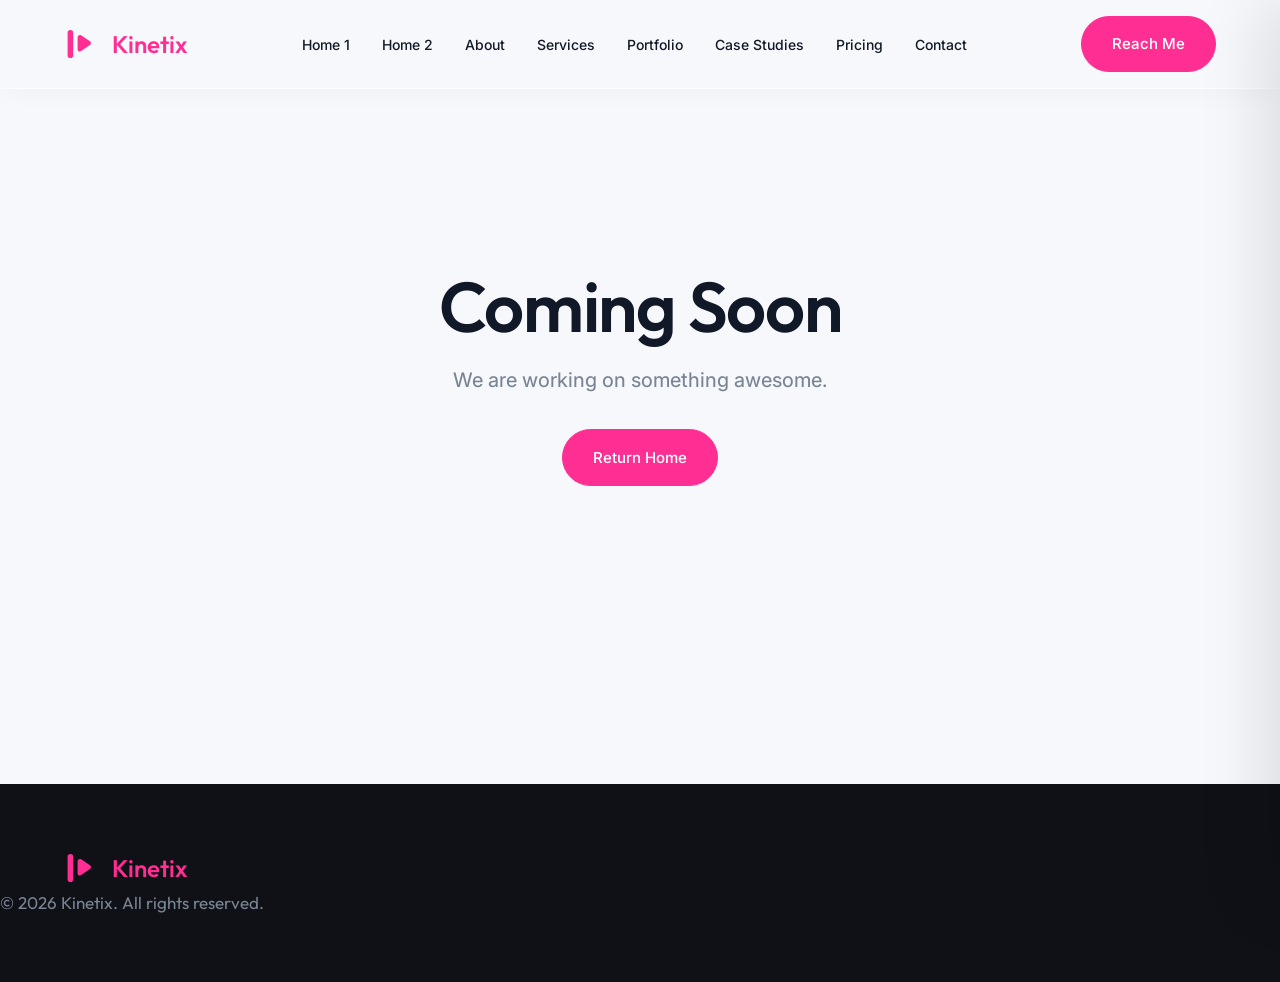
<file: coming-soon.html>
<!DOCTYPE html>
<html lang="en">
<head>
    <meta charset="UTF-8">
    <meta name="viewport" content="width=device-width, initial-scale=1.0">
    <title>Coming Soon | Freelance UI Motion Designer</title>
    <meta name="description" content="Award-Winning Motion UI Designer creating world-class interface motion and product animations.">
    <link rel="stylesheet" href="assets/css/style.css">
    <link rel="stylesheet" href="assets/css/dark-mode.css">
    <link rel="stylesheet" href="assets/css/rtl.css">
  <link rel="icon" type="image/svg+xml" href="assets/images/favicon.svg">
</head>
<body>
    <nav class="navbar">
        <a href="index.html" class="logo">
            <svg class="logo-icon" viewBox="0 0 40 40" fill="none" xmlns="http://www.w3.org/2000/svg"><path d="M8 6V34" stroke="var(--brand)" stroke-width="7" stroke-linecap="round"/><path d="M17 11.5C17 9.2 19.5 7.8 21.4 9.1L32.4 16.6C34.2 17.8 34.2 20.2 32.4 21.4L21.4 28.9C19.5 30.2 17 28.8 17 26.5V11.5Z" fill="url(#k-play-grad)"/><defs><linearGradient id="k-play-grad" x1="17" y1="9" x2="33" y2="29" gradientUnits="userSpaceOnUse"><stop stop-color="var(--accent)"/><stop offset="1" stop-color="var(--brand)"/></linearGradient></defs></svg>
            Kinetix
        </a>
        <ul class="nav-links">
            <li><a href="index.html">Home 1</a></li>
            <li><a href="home-2.html">Home 2</a></li>
            <li><a href="about.html">About</a></li>
            <li><a href="services.html">Services</a></li>
            <li><a href="portfolio.html">Portfolio</a></li>
            <li><a href="case-studies.html">Case Studies</a></li>
            <li><a href="pricing.html">Pricing</a></li>
            <li><a href="contact.html">Contact</a></li>
        </ul>
        <div class="nav-actions">
            <a href="contact.html" class="btn btn-primary">Reach Me</a>
            <button class="hamburger">
                <span></span>
                <span></span>
                <span></span>
            </button>
        </div>
    </nav>

    <div class="offcanvas">
  <button class="close-menu-btn" aria-label="Close menu">&times;</button>
        <div class="offcanvas-links">
            <a href="index.html">Home 1</a>
            <a href="home-2.html">Home 2</a>
            <a href="about.html">About</a>
            <a href="services.html">Services</a>
            <a href="portfolio.html">Portfolio</a>
            <a href="case-studies.html">Case Studies</a>
            <a href="pricing.html">Pricing</a>
            <a href="contact.html">Contact</a>
            <a href="contact.html" class="btn btn-primary" style="margin-top: 1rem;">Reach Me</a>
        </div>
    </div>

    <main>

    <section class="section" style="min-height: 80vh; display: flex; align-items: center; justify-content: center; text-align: center; padding-top: 10rem;">
        <div class="reveal">
            <h1 style="margin-bottom: 1rem;">Coming Soon</h1>
            <p class="lead" style="margin-bottom: 2rem;">We are working on something awesome.</p>
            <a href="index.html" class="btn btn-primary">Return Home</a>
        </div>
    </section>

    </main>

    <footer style="background: var(--bg-dark); color: var(--white); padding: 4rem 0; margin-top: 4rem;">
        <div class="container" style="display: flex; justify-content: space-between; align-items: center; flex-wrap: wrap; gap: 2rem;">
            <a href="index.html" class="logo" style="color:var(--brand);">
                <svg class="logo-icon" viewBox="0 0 40 40" fill="none" xmlns="http://www.w3.org/2000/svg"><path d="M8 6V34" stroke="var(--brand)" stroke-width="7" stroke-linecap="round"/><path d="M17 11.5C17 9.2 19.5 7.8 21.4 9.1L32.4 16.6C34.2 17.8 34.2 20.2 32.4 21.4L21.4 28.9C19.5 30.2 17 28.8 17 26.5V11.5Z" fill="url(#k-play-grad)"/><defs><linearGradient id="k-play-grad" x1="17" y1="9" x2="33" y2="29" gradientUnits="userSpaceOnUse"><stop stop-color="var(--accent)"/><stop offset="1" stop-color="var(--brand)"/></linearGradient></defs></svg>
                Kinetix
            </div>
            <p style="color: var(--muted); margin: 0;">&copy; 2026 Kinetix. All rights reserved.</p>
        </div>
    </footer>

    <script src="assets/js/main.js"></script>



<!-- FOOLPROOF BACK TO TOP -->
<style>
.b2t-fixed {
  position: fixed;
  bottom: 2rem;
  right: 2rem;
  width: 50px;
  height: 50px;
  border-radius: 50%;
  background: var(--brand, #FF2E93);
  color: #fff;
  border: none;
  display: flex;
  align-items: center;
  justify-content: center;
  cursor: pointer;
  z-index: 890;
  opacity: 0;
  visibility: hidden;
  transform: translateY(20px);
  transition: all 0.3s ease;
  box-shadow: 0 4px 12px rgba(255, 46, 147, 0.3);
}
.b2t-fixed.show {
  opacity: 1;
  visibility: visible;
  transform: translateY(0);
}
.b2t-fixed:hover {
  background: #E62280;
  box-shadow: 0 8px 24px rgba(255, 46, 147, 0.5);
  transform: translateY(-4px);
}
</style>
<button class="b2t-fixed" id="b2t-btn" aria-label="Back to Top">
  <svg viewBox="0 0 24 24" width="24" height="24" fill="none" stroke="currentColor" stroke-width="2" stroke-linecap="round" stroke-linejoin="round"><path d="M12 19V5M5 12l7-7 7 7"/></svg>
</button>
<script>
  (function() {
    var btn = document.getElementById('b2t-btn');
    if (btn) {
      window.addEventListener('scroll', function() {
        if (window.scrollY > 50) {
          btn.classList.add('show');
        } else {
          btn.classList.remove('show');
        }
      });
      btn.addEventListener('click', function() {
        window.scrollTo({ top: 0, behavior: 'smooth' });
      });
    }
  })();
</script>

</body>
</html>
</file>
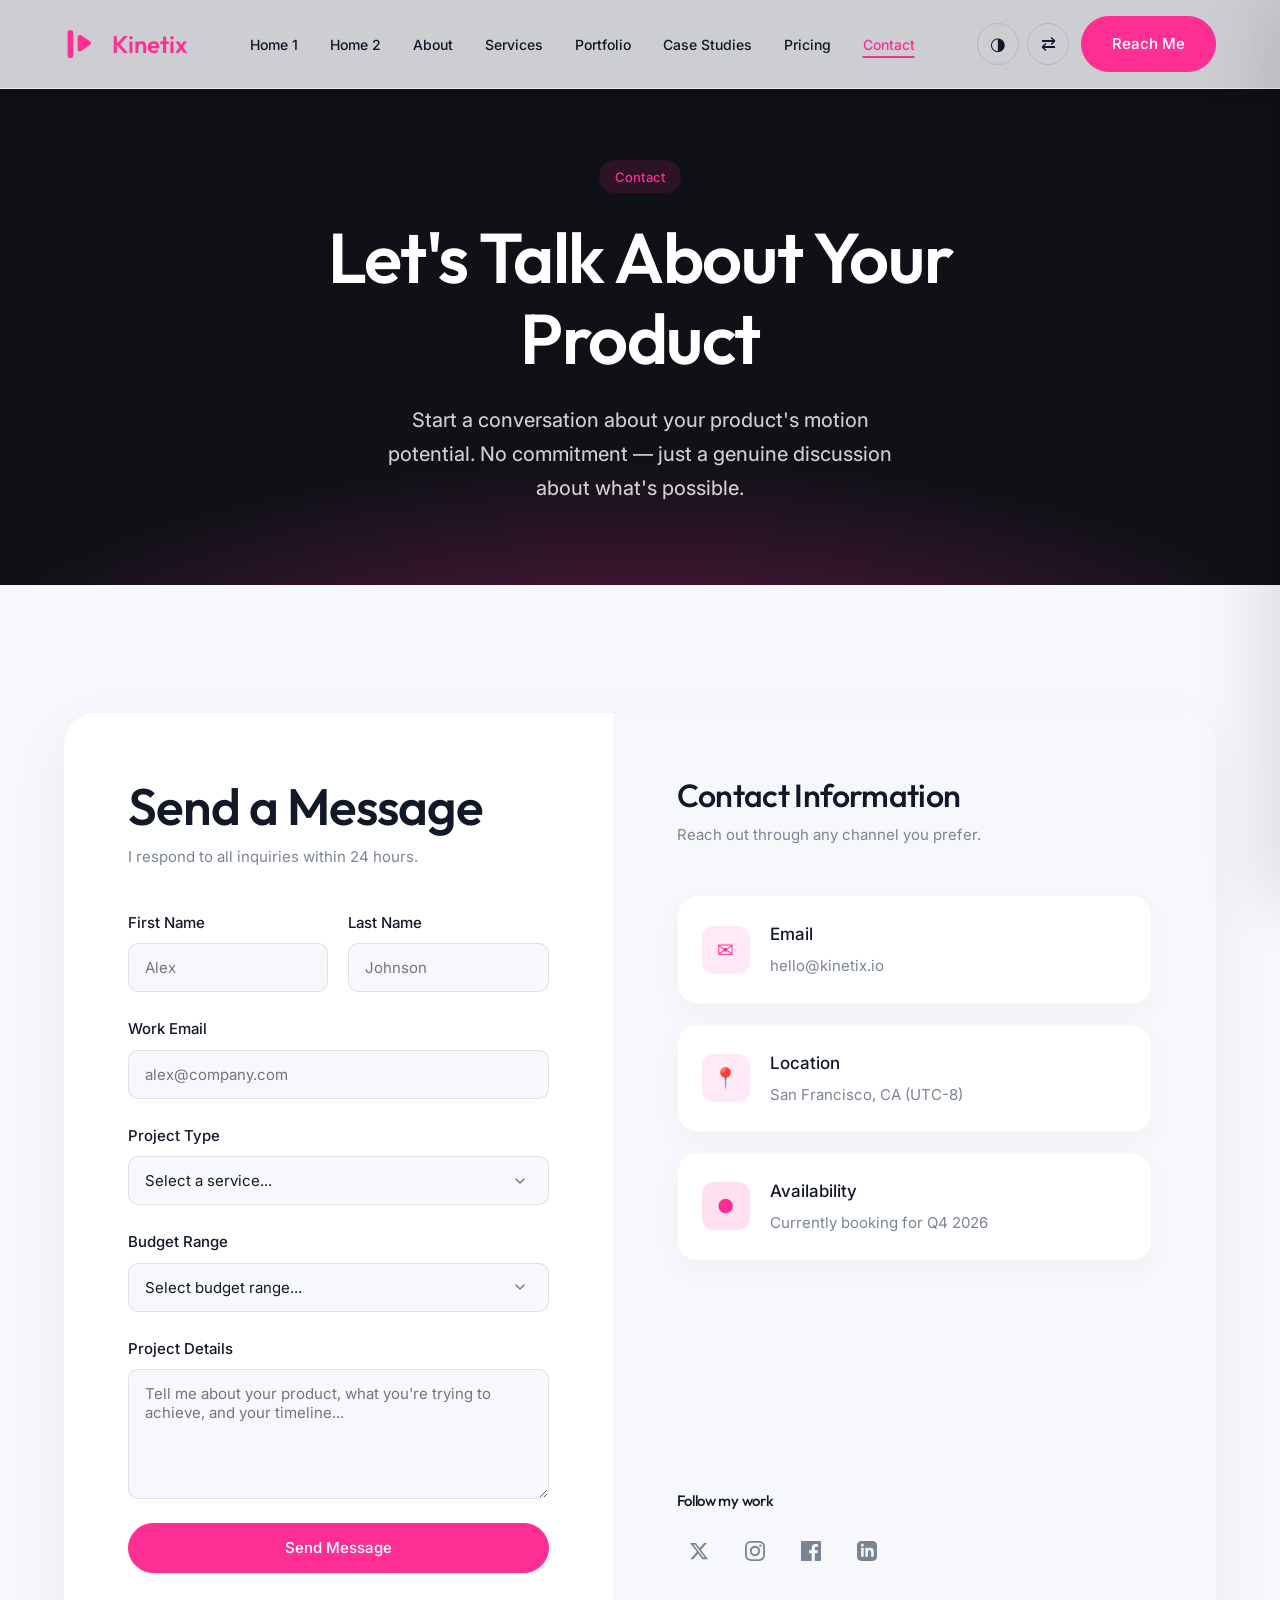
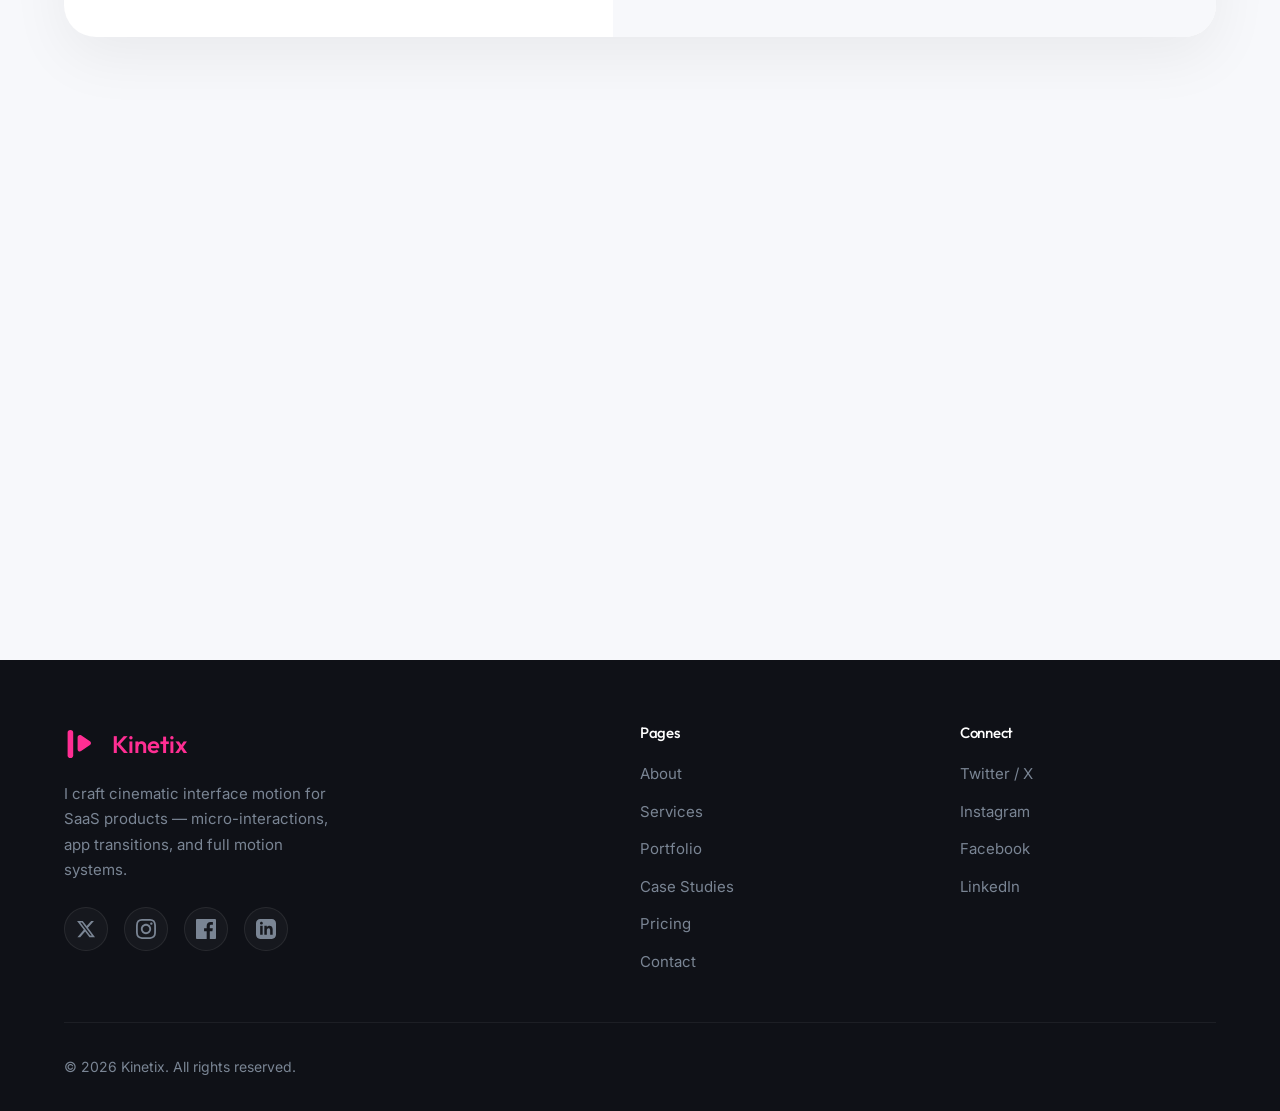
<file: contact.html>
<!DOCTYPE html>
<html lang="en">
<head>
  <meta charset="UTF-8"><meta name="viewport" content="width=device-width, initial-scale=1.0">
  <title>Contact – Let's Talk About Your Product</title>
  <meta name="description" content="Book a discovery call or send a message to discuss your UI motion design project.">
  <link rel="stylesheet" href="assets/css/style.css">
  <link rel="stylesheet" href="assets/css/dark-mode.css">
  <link rel="stylesheet" href="assets/css/rtl.css">
  <style>
    .form-group { display:flex;flex-direction:column;gap:0.5rem; }
    .form-group label { font-weight:500;font-size:0.9375rem;color:var(--primary); }
    .form-group input, .form-group textarea, .form-group select {
      width:100%;padding:0.875rem 1rem;
      border:1.5px solid rgba(17,24,39,0.1);
      border-radius:10px;
      font-family:'Inter',sans-serif;font-size:0.9375rem;
      background-color:var(--bg-light);color:var(--primary);
      transition:border 0.25s, background-color 0.25s;outline:none;
    }
    .form-group input:focus, .form-group textarea:focus, .form-group select:focus {
      border-color:var(--accent);
      background-color:#ffffff;
    }
    .form-group select {
      padding-right: 3rem;
      appearance: none;
      -webkit-appearance: none;
      background-image: url("data:image/svg+xml,%3Csvg xmlns='http://www.w3.org/2000/svg' width='16' height='16' viewBox='0 0 24 24' fill='none' stroke='%236B7280' stroke-width='2' stroke-linecap='round' stroke-linejoin='round'%3E%3Cpath d='M6 9l6 6 6-6'/%3E%3C/svg%3E");
      background-repeat: no-repeat;
      background-position: right 1.25rem center;
      background-size: 1rem;
    }
    [data-theme="dark"] .form-group select {
      background-image: url("data:image/svg+xml,%3Csvg xmlns='http://www.w3.org/2000/svg' width='16' height='16' viewBox='0 0 24 24' fill='none' stroke='%239CA3AF' stroke-width='2' stroke-linecap='round' stroke-linejoin='round'%3E%3Cpath d='M6 9l6 6 6-6'/%3E%3C/svg%3E");
    }
    .form-group textarea { resize:vertical;min-height:130px; }

    .contact-info-item { display:flex;gap:1.25rem;align-items:flex-start;padding:1.5rem;border-radius:16px;background:rgba(255,255,255,0.05);border:1px solid rgba(255,255,255,0.08); }
    .contact-icon { width:44px;height:44px;border-radius:12px;display:flex;align-items:center;justify-content:center;flex-shrink:0;font-size:1.25rem; }
  </style>
  <link rel="icon" type="image/svg+xml" href="assets/images/favicon.svg">

    <style>
      @media (max-width: 991px) {
        .contact-form-panel {
          padding: 2.5rem 1.5rem !important;
        }
        .contact-card-grid {
          grid-template-columns: 1fr !important;
        }
        .contact-name-grid {
          grid-template-columns: 1fr !important;
        }
        .contact-panel {
          align-items: center !important;
          text-align: center !important;
        }
        .contact-panel > div {
          display: flex;
          flex-direction: column;
          align-items: center;
        }
        .contact-info-item {
          flex-direction: column !important;
          align-items: center !important;
          text-align: center !important;
        }
        .contact-info-item .contact-icon {
          margin-bottom: 0.75rem;
        }
      }
    </style>
</head>
<body>
<div class="cursor-glow"></div>
<nav class="navbar">
  <a href="index.html" class="logo"><svg class="logo-icon" viewBox="0 0 40 40" fill="none" xmlns="http://www.w3.org/2000/svg"><path d="M8 6V34" stroke="var(--brand)" stroke-width="7" stroke-linecap="round"/><path d="M17 11.5C17 9.2 19.5 7.8 21.4 9.1L32.4 16.6C34.2 17.8 34.2 20.2 32.4 21.4L21.4 28.9C19.5 30.2 17 28.8 17 26.5V11.5Z" fill="url(#k-play-grad)"/><defs><linearGradient id="k-play-grad" x1="17" y1="9" x2="33" y2="29" gradientUnits="userSpaceOnUse"><stop stop-color="var(--accent)"/><stop offset="1" stop-color="var(--brand)"/></linearGradient></defs></svg>Kinetix</a>
  <ul class="nav-links">
    <li><a href="index.html">Home 1</a></li><li><a href="home-2.html">Home 2</a></li>
    <li><a href="about.html">About</a></li><li><a href="services.html">Services</a></li>
    <li><a href="portfolio.html">Portfolio</a></li><li><a href="case-studies.html">Case Studies</a></li>
    <li><a href="pricing.html">Pricing</a></li><li><a href="contact.html" class="active">Contact</a></li>
  </ul>
  <div class="nav-actions">
    <div style="display:flex;gap:0.5rem;">
      <button class="nav-icon-btn dm-toggle-btn" aria-label="Toggle Dark Mode">◑</button>
      <button class="nav-icon-btn rtl-toggle-btn" aria-label="Toggle RTL">⇄</button>
    </div>
    <a href="contact.html" class="btn btn-primary">Reach Me</a>
    <button class="hamburger"><div class="hamburger-icon"><span></span><span></span><span></span></div></button>
  </div>
</nav>
<div class="offcanvas-overlay"></div>
<div class="offcanvas">
  <button class="close-menu-btn" aria-label="Close menu">&times;</button>
  <div class="offcanvas-links">
    <a href="index.html">Home 1</a><a href="home-2.html">Home 2</a><a href="about.html">About</a>
    <a href="services.html">Services</a><a href="portfolio.html">Portfolio</a>
    <a href="case-studies.html">Case Studies</a><a href="pricing.html">Pricing</a><a href="contact.html">Contact</a>
  </div>
  <div class="offcanvas-footer">
    <div style="display:flex;gap:1rem;margin-bottom:1rem;justify-content:center;">
      <button class="nav-icon-btn dm-toggle-btn" aria-label="Toggle Dark Mode">◑</button>
      <button class="nav-icon-btn rtl-toggle-btn" aria-label="Toggle RTL">⇄</button>
    </div>
    <a href="contact.html" class="btn btn-primary" style="width:100%;justify-content:center;">Reach Me</a>
  </div>
</div>

<main>

<!-- HERO -->
<section class="hero-compact">
  <div class="container reveal" style="position:relative;z-index:2;">
    <span class="pill pill-accent" style="display:inline-block;margin-bottom:1.5rem;">Contact</span>
    <h1 style="color:#ffffff;max-width:700px;margin:0 auto 1.5rem;">Let's Talk About Your Product</h1>
    <p class="lead" style="color:var(--muted);max-width:520px;margin:0 auto;">Start a conversation about your product's motion potential. No commitment — just a genuine discussion about what's possible.</p>
  </div>
</section>

<!-- SECTION 1 — Contact Form + Info (side by side) -->
<section class="section" style="background:var(--bg-light);">
  <div class="container reveal">
    <div class="contact-card-grid" style="background:var(--white);border-radius:32px;overflow:hidden;box-shadow:0 20px 60px rgba(0,0,0,0.06);display:grid;grid-template-columns:1fr 1.1fr;">
      <!-- Form -->
      <div class="contact-form-panel" style="padding:4rem;">
        <h2 style="margin-bottom:0.5rem;">Send a Message</h2>
        <p style="margin-bottom:2.5rem;font-size:0.9375rem;">I respond to all inquiries within 24 hours.</p>
        <form style="display:flex;flex-direction:column;gap:1.5rem;" onsubmit="return false;">
          <div class="contact-name-grid" style="display:grid;grid-template-columns:1fr 1fr;gap:1.25rem;">
            <div class="form-group"><label>First Name</label><input type="text" placeholder="Alex"></div>
            <div class="form-group"><label>Last Name</label><input type="text" placeholder="Johnson"></div>
          </div>
          <div class="form-group"><label>Work Email</label><input type="email" placeholder="alex@company.com"></div>
          <div class="form-group">
            <label>Project Type</label>
            <select>
              <option value="">Select a service...</option>
              <option>Micro-Interactions Package</option>
              <option>App Transition Design</option>
              <option>Icon Animation Suite</option>
              <option>Prototype Animation</option>
              <option>Enterprise Motion System</option>
              <option>Not sure yet</option>
            </select>
          </div>
          <div class="form-group"><label>Budget Range</label>
            <select>
              <option value="">Select budget range...</option>
              <option>$2k – $5k</option>
              <option>$5k – $10k</option>
              <option>$10k – $20k</option>
              <option>$20k+</option>
            </select>
          </div>
          <div class="form-group"><label>Project Details</label><textarea placeholder="Tell me about your product, what you're trying to achieve, and your timeline..."></textarea></div>
          <button type="button" class="btn btn-primary" style="justify-content:center;">Send Message</button>
        </form>
      </div>
      <!-- Info panel -->
      <style>
        .contact-panel {
          background: var(--bg-light);
          padding: 4rem;
          display: flex;
          flex-direction: column;
          justify-content: space-between;
        }
        [data-theme="dark"] .contact-panel {
          background: rgba(255,255,255,0.03);
        }

        .contact-info-item {
          display: flex;
          gap: 1.25rem;
          align-items: center;
          background: var(--white);
          padding: 1.5rem;
          border-radius: 20px;
          box-shadow: 0 10px 30px rgba(0,0,0,0.03);
          border: 1px solid rgba(0,0,0,0.04);
          transition: transform 0.3s ease, box-shadow 0.3s ease;
        }
        .contact-info-item:hover {
          transform: translateY(-4px);
          box-shadow: 0 20px 40px rgba(0,0,0,0.06);
        }
        [data-theme="dark"] .contact-info-item {
          background: rgba(255,255,255,0.03);
          border-color: rgba(255,255,255,0.08);
          box-shadow: none;
        }
        [data-theme="dark"] .contact-info-item:hover {
          background: rgba(255,255,255,0.06);
        }
        .contact-icon {
          width: 48px;
          height: 48px;
          border-radius: 12px;
          display: flex;
          align-items: center;
          justify-content: center;
          font-size: 1.25rem;
          flex-shrink: 0;
        }
        .social-link {

          width: 44px; height: 44px; border-radius: 50%;
          background: rgba(0,0,0,0.05);
          display: flex; align-items: center; justify-content: center;
          color: var(--primary);
          transition: all 0.3s cubic-bezier(0.16, 1, 0.3, 1);
        }
        [data-theme="dark"] .social-link {
          background: rgba(255,255,255,0.08);
          color: #ffffff;
        }
      </style>
      <div class="contact-panel">
        <div>
          <h3 style="margin-bottom:0.5rem;">Contact Information</h3>
          <p style="color:var(--muted);margin-bottom:3rem;font-size:0.9375rem;">Reach out through any channel you prefer.</p>
          <div style="display:flex;flex-direction:column;gap:1.25rem;margin-bottom:3rem;">
            <div class="contact-info-item">
              <div class="contact-icon" style="background:rgba(255,46,147,0.1);color:var(--brand);">✉</div>
              <div><div style="font-weight:500;margin-bottom:0.25rem;">Email</div><div style="color:var(--muted);font-size:0.9375rem;">hello@kinetix.io</div></div>
            </div>
            <div class="contact-info-item">
              <div class="contact-icon" style="background:rgba(255,46,147,0.1);color:var(--brand);">📍</div>
              <div><div style="font-weight:500;margin-bottom:0.25rem;">Location</div><div style="color:var(--muted);font-size:0.9375rem;">San Francisco, CA (UTC-8)</div></div>
            </div>
            <div class="contact-info-item">
              <div class="contact-icon" style="background:rgba(255,46,147,0.15);color:var(--brand);font-size:1.2rem;">●</div>
              <div><div style="font-weight:500;margin-bottom:0.25rem;">Availability</div><div style="color:var(--muted);font-size:0.9375rem;">Currently booking for Q4 2026</div></div>
            </div>
          </div>
        </div>
        <div>
          <h5 style="margin-bottom:1.25rem;">Follow my work</h5>
          <div style="display:flex;gap:0.75rem;">
          <a href="#" class="social-icon" aria-label="X (Twitter)" ><svg width="20" height="20" viewBox="0 0 24 24" fill="currentColor"><path d="M18.244 2.25h3.308l-7.227 8.26 8.502 11.24H16.17l-5.214-6.817L4.99 21.75H1.68l7.73-8.835L1.254 2.25H8.08l4.713 6.231zm-1.161 17.52h1.833L7.084 4.126H5.117z"/></svg></a>
          <a href="#" class="social-icon" aria-label="Instagram" ><svg width="20" height="20" viewBox="0 0 24 24" fill="currentColor"><path d="M12 2.163c3.204 0 3.584.012 4.85.07 3.252.148 4.771 1.691 4.919 4.919.058 1.265.069 1.645.069 4.849 0 3.205-.012 3.584-.069 4.849-.149 3.225-1.664 4.771-4.919 4.919-1.266.058-1.644.07-4.85.07-3.204 0-3.584-.012-4.849-.07-3.26-.149-4.771-1.699-4.919-4.92-.058-1.265-.07-1.644-.07-4.849 0-3.204.013-3.583.07-4.849.149-3.227 1.664-4.771 4.919-4.919 1.266-.057 1.645-.069 4.849-.069zm0-2.163c-3.259 0-3.667.014-4.947.072-4.358.2-6.78 2.618-6.98 6.98-.059 1.281-.073 1.689-.073 4.948 0 3.259.014 3.668.072 4.948.2 4.358 2.618 6.78 6.98 6.98 1.281.058 1.689.072 4.948.072 3.259 0 3.668-.014 4.948-.072 4.354-.2 6.782-2.618 6.979-6.98.059-1.28.073-1.689.073-4.948 0-3.259-.014-3.667-.072-4.947-.196-4.354-2.617-6.78-6.979-6.98-1.281-.059-1.69-.073-4.949-.073zm0 5.838c-3.403 0-6.162 2.759-6.162 6.162s2.759 6.163 6.162 6.163 6.162-2.759 6.162-6.163c0-3.403-2.759-6.162-6.162-6.162zm0 10.162c-2.209 0-4-1.79-4-4 0-2.209 1.791-4 4-4s4 1.791 4 4c0 2.21-1.791 4-4 4zm6.406-11.845c-.796 0-1.441.645-1.441 1.44s.645 1.44 1.441 1.44c.795 0 1.439-.645 1.439-1.44s-.644-1.44-1.439-1.44z"/></svg></a>
          <a href="#" class="social-icon" aria-label="Facebook" ><svg width="20" height="20" viewBox="0 0 24 24" fill="currentColor"><path d="M22.675 0h-21.35C.597 0 0 .597 0 1.325v21.351C0 23.403.597 24 1.325 24H12.82v-9.294H9.692v-3.622h3.128V8.413c0-3.1 1.893-4.788 4.659-4.788 1.325 0 2.463.099 2.795.143v3.24l-1.918.001c-1.504 0-1.795.715-1.795 1.763v2.313h3.587l-.467 3.622h-3.12V24h6.116c.73 0 1.323-.597 1.323-1.324V1.325C24 .597 23.403 0 22.675 0z"/></svg></a>
          <a href="#" class="social-icon" aria-label="LinkedIn" ><svg width="20" height="20" viewBox="0 0 24 24" fill="currentColor"><path d="M19 0h-14c-2.761 0-5 2.239-5 5v14c0 2.761 2.239 5 5 5h14c2.762 0 5-2.239 5-5v-14c0-2.761-2.238-5-5-5zm-11 19h-3v-11h3v11zm-1.5-12.268c-.966 0-1.75-.79-1.75-1.764s.784-1.764 1.75-1.764 1.75.79 1.75 1.764-.783 1.764-1.75 1.764zm13.5 12.268h-3v-5.604c0-3.368-4-3.113-4 0v5.604h-3v-11h3v1.765c1.396-2.586 7-2.777 7 2.476v6.759z"/></svg></a>
          </div>
        </div>
      </div>
    </div>
  </div>
</section>
<!-- SECTION 2 — Google Map -->
<section style="width:100%;height:500px;margin-bottom:-5px;">
  <iframe src="https://www.google.com/maps/embed?pb=!1m18!1m12!1m3!1d100939.98555098464!2d-122.50764020443906!3d37.75781499659346!2m3!1f0!2f0!3f0!3m2!1i1024!2i768!4f13.1!3m3!1m2!1s0x80859a6d00690021%3A0x4a501367f076adff!2sSan%20Francisco%2C%20CA!5e0!3m2!1sen!2sus!4v1700000000000!5m2!1sen!2sus" width="100%" height="100%" style="border:0; filter: grayscale(80%) contrast(1.1);" allowfullscreen="" loading="lazy" referrerpolicy="no-referrer-when-downgrade"></iframe>
</section>
</main>

<!-- ===== FOOTER ===== -->
<footer>
  <div class="container">
    <div class="footer-grid">
      <div>
        <a href="index.html" class="logo" style="color:var(--brand);margin-bottom:1rem;"><svg class="logo-icon" viewBox="0 0 40 40" fill="none" xmlns="http://www.w3.org/2000/svg"><path d="M8 6V34" stroke="var(--brand)" stroke-width="7" stroke-linecap="round"/><path d="M17 11.5C17 9.2 19.5 7.8 21.4 9.1L32.4 16.6C34.2 17.8 34.2 20.2 32.4 21.4L21.4 28.9C19.5 30.2 17 28.8 17 26.5V11.5Z" fill="url(#k-play-grad)"/><defs><linearGradient id="k-play-grad" x1="17" y1="9" x2="33" y2="29" gradientUnits="userSpaceOnUse"><stop stop-color="var(--accent)"/><stop offset="1" stop-color="var(--brand)"/></linearGradient></defs></svg>Kinetix</a>
        <p style="max-width:280px;font-size:0.9375rem;">I craft cinematic interface motion for SaaS products — micro-interactions, app transitions, and full motion systems.</p>
        <div class="social-icons" >
          <a href="#" class="social-icon" aria-label="X (Twitter)" ><svg width="20" height="20" viewBox="0 0 24 24" fill="currentColor"><path d="M18.244 2.25h3.308l-7.227 8.26 8.502 11.24H16.17l-5.214-6.817L4.99 21.75H1.68l7.73-8.835L1.254 2.25H8.08l4.713 6.231zm-1.161 17.52h1.833L7.084 4.126H5.117z"/></svg></a>
          <a href="#" class="social-icon" aria-label="Instagram" ><svg width="20" height="20" viewBox="0 0 24 24" fill="currentColor"><path d="M12 2.163c3.204 0 3.584.012 4.85.07 3.252.148 4.771 1.691 4.919 4.919.058 1.265.069 1.645.069 4.849 0 3.205-.012 3.584-.069 4.849-.149 3.225-1.664 4.771-4.919 4.919-1.266.058-1.644.07-4.85.07-3.204 0-3.584-.012-4.849-.07-3.26-.149-4.771-1.699-4.919-4.92-.058-1.265-.07-1.644-.07-4.849 0-3.204.013-3.583.07-4.849.149-3.227 1.664-4.771 4.919-4.919 1.266-.057 1.645-.069 4.849-.069zm0-2.163c-3.259 0-3.667.014-4.947.072-4.358.2-6.78 2.618-6.98 6.98-.059 1.281-.073 1.689-.073 4.948 0 3.259.014 3.668.072 4.948.2 4.358 2.618 6.78 6.98 6.98 1.281.058 1.689.072 4.948.072 3.259 0 3.668-.014 4.948-.072 4.354-.2 6.782-2.618 6.979-6.98.059-1.28.073-1.689.073-4.948 0-3.259-.014-3.667-.072-4.947-.196-4.354-2.617-6.78-6.979-6.98-1.281-.059-1.69-.073-4.949-.073zm0 5.838c-3.403 0-6.162 2.759-6.162 6.162s2.759 6.163 6.162 6.163 6.162-2.759 6.162-6.163c0-3.403-2.759-6.162-6.162-6.162zm0 10.162c-2.209 0-4-1.79-4-4 0-2.209 1.791-4 4-4s4 1.791 4 4c0 2.21-1.791 4-4 4zm6.406-11.845c-.796 0-1.441.645-1.441 1.44s.645 1.44 1.441 1.44c.795 0 1.439-.645 1.439-1.44s-.644-1.44-1.439-1.44z"/></svg></a>
          <a href="#" class="social-icon" aria-label="Facebook" ><svg width="20" height="20" viewBox="0 0 24 24" fill="currentColor"><path d="M22.675 0h-21.35C.597 0 0 .597 0 1.325v21.351C0 23.403.597 24 1.325 24H12.82v-9.294H9.692v-3.622h3.128V8.413c0-3.1 1.893-4.788 4.659-4.788 1.325 0 2.463.099 2.795.143v3.24l-1.918.001c-1.504 0-1.795.715-1.795 1.763v2.313h3.587l-.467 3.622h-3.12V24h6.116c.73 0 1.323-.597 1.323-1.324V1.325C24 .597 23.403 0 22.675 0z"/></svg></a>
          <a href="#" class="social-icon" aria-label="LinkedIn" ><svg width="20" height="20" viewBox="0 0 24 24" fill="currentColor"><path d="M19 0h-14c-2.761 0-5 2.239-5 5v14c0 2.761 2.239 5 5 5h14c2.762 0 5-2.239 5-5v-14c0-2.761-2.238-5-5-5zm-11 19h-3v-11h3v11zm-1.5-12.268c-.966 0-1.75-.79-1.75-1.764s.784-1.764 1.75-1.764 1.75.79 1.75 1.764-.783 1.764-1.75 1.764zm13.5 12.268h-3v-5.604c0-3.368-4-3.113-4 0v5.604h-3v-11h3v1.765c1.396-2.586 7-2.777 7 2.476v6.759z"/></svg></a>
        </div>
      </div>
      <div>
        <h5 style="color:#ffffff;margin-bottom:1.25rem;">Pages</h5>
        <div class="footer-links">
          <a href="about.html">About</a><a href="services.html">Services</a>
          <a href="portfolio.html">Portfolio</a><a href="case-studies.html">Case Studies</a>
          <a href="pricing.html">Pricing</a><a href="contact.html">Contact</a>
        </div>
      </div>
      <div>
        <h5 style="color:#ffffff;margin-bottom:1.25rem;">Connect</h5>
        <div class="footer-links">
          <a href="#">Twitter / X</a><a href="#">Instagram</a>
          <a href="#">Facebook</a><a href="#">LinkedIn</a>
        </div>
      </div>
    </div>
    <div class="footer-bottom">
      <p style="margin:0;font-size:0.875rem;">&copy; 2026 Kinetix. All rights reserved.</p>
      
    </div>
  </div>
</footer>
<script src="assets/js/main.js"></script>



<!-- FOOLPROOF BACK TO TOP -->
<style>
.b2t-fixed {
  position: fixed;
  bottom: 2rem;
  right: 2rem;
  width: 50px;
  height: 50px;
  border-radius: 50%;
  background: var(--brand, #FF2E93);
  color: #fff;
  border: none;
  display: flex;
  align-items: center;
  justify-content: center;
  cursor: pointer;
  z-index: 890;
  opacity: 0;
  visibility: hidden;
  transform: translateY(20px);
  transition: all 0.3s ease;
  box-shadow: 0 4px 12px rgba(255, 46, 147, 0.3);
}
.b2t-fixed.show {
  opacity: 1;
  visibility: visible;
  transform: translateY(0);
}
.b2t-fixed:hover {
  background: #E62280;
  box-shadow: 0 8px 24px rgba(255, 46, 147, 0.5);
  transform: translateY(-4px);
}
</style>
<button class="b2t-fixed" id="b2t-btn" aria-label="Back to Top">
  <svg viewBox="0 0 24 24" width="24" height="24" fill="none" stroke="currentColor" stroke-width="2" stroke-linecap="round" stroke-linejoin="round"><path d="M12 19V5M5 12l7-7 7 7"/></svg>
</button>
<script>
  (function() {
    var btn = document.getElementById('b2t-btn');
    if (btn) {
      window.addEventListener('scroll', function() {
        if (window.scrollY > 50) {
          btn.classList.add('show');
        } else {
          btn.classList.remove('show');
        }
      });
      btn.addEventListener('click', function() {
        window.scrollTo({ top: 0, behavior: 'smooth' });
      });
    }
  })();
</script>

</body>
</html>
</file>
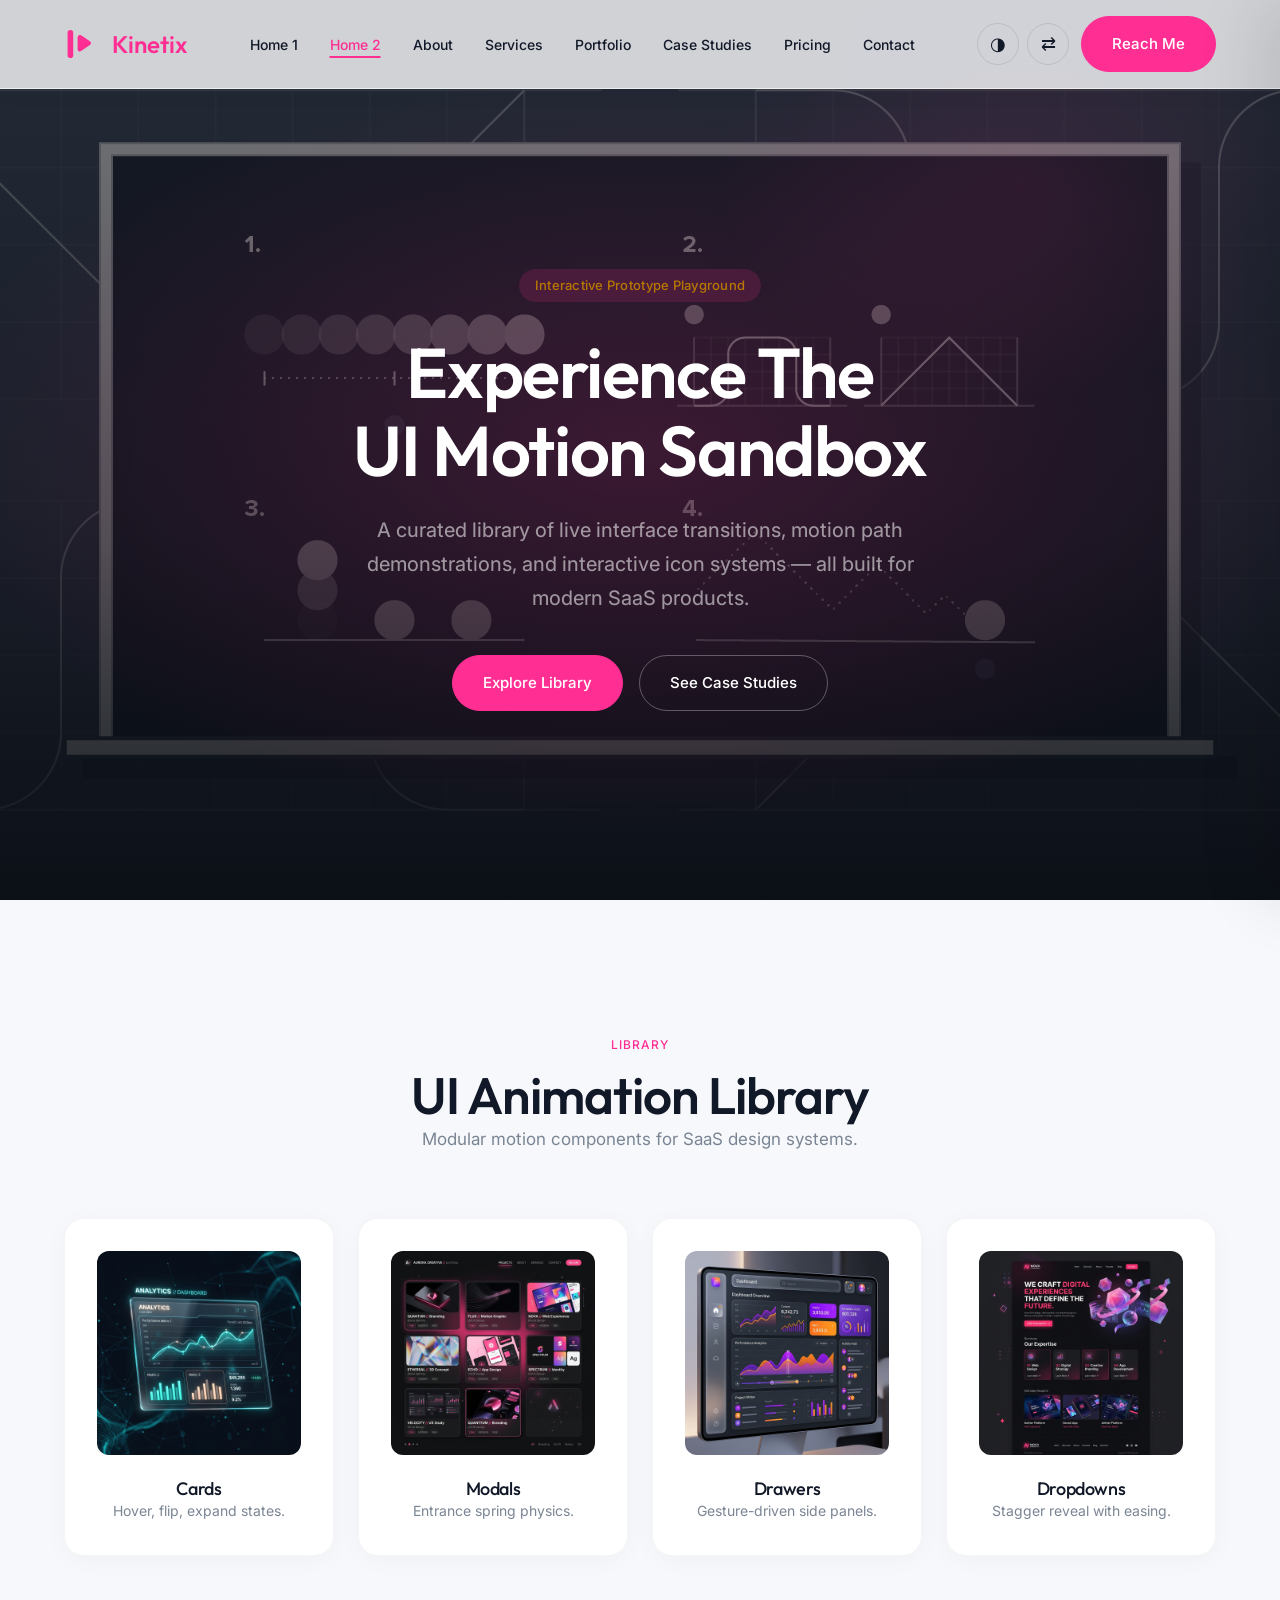
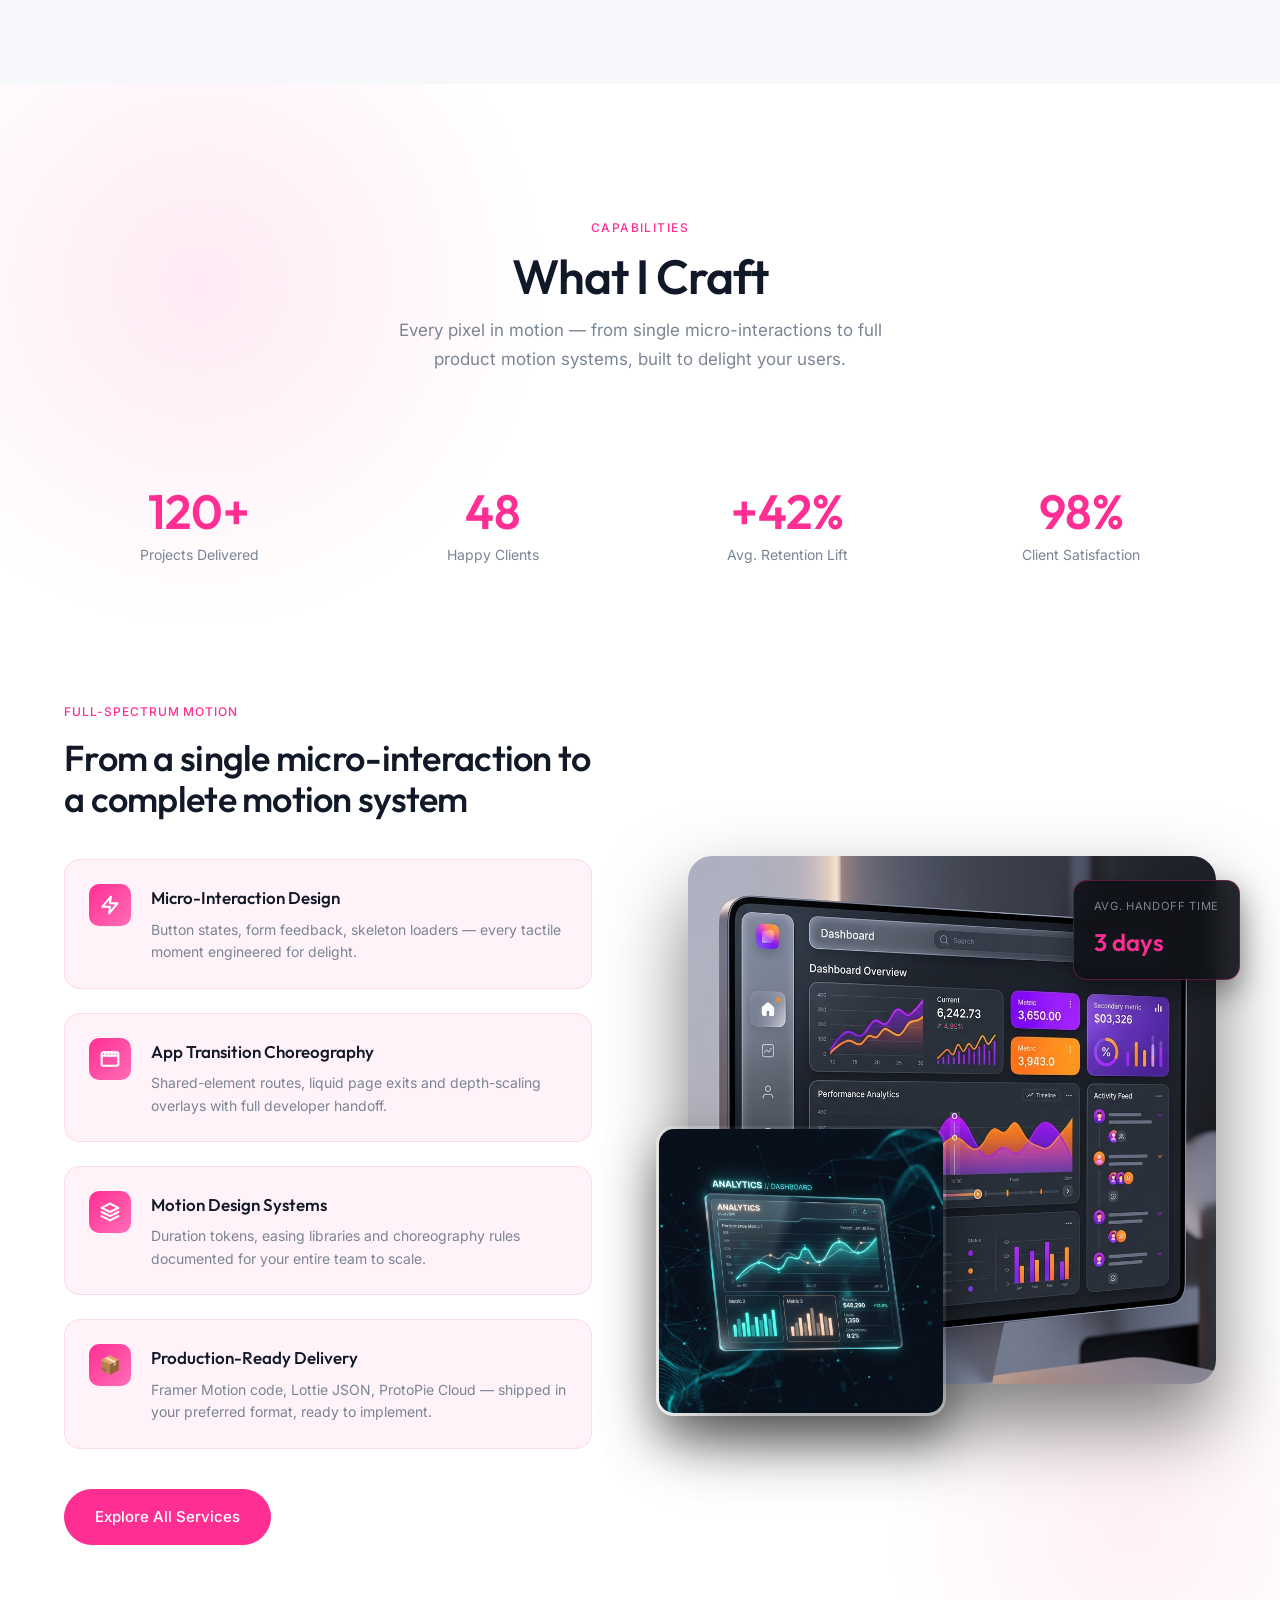
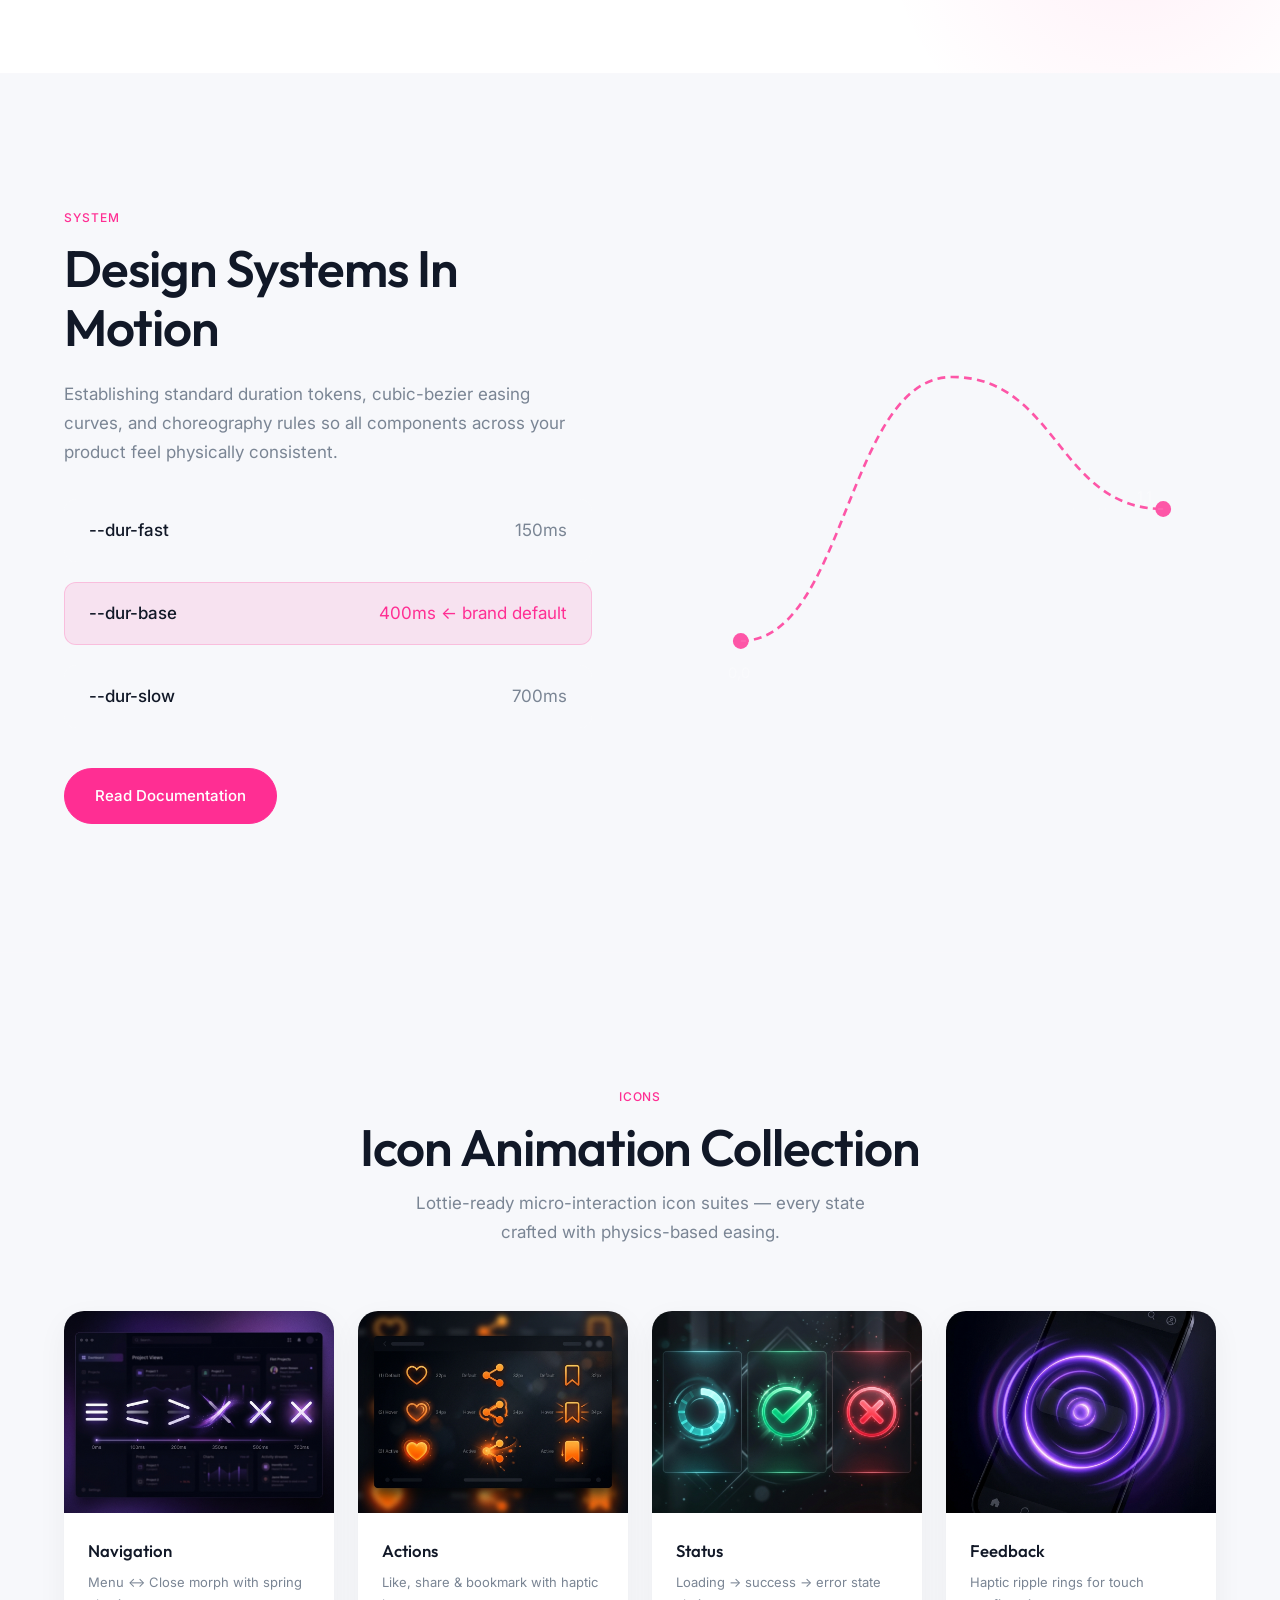
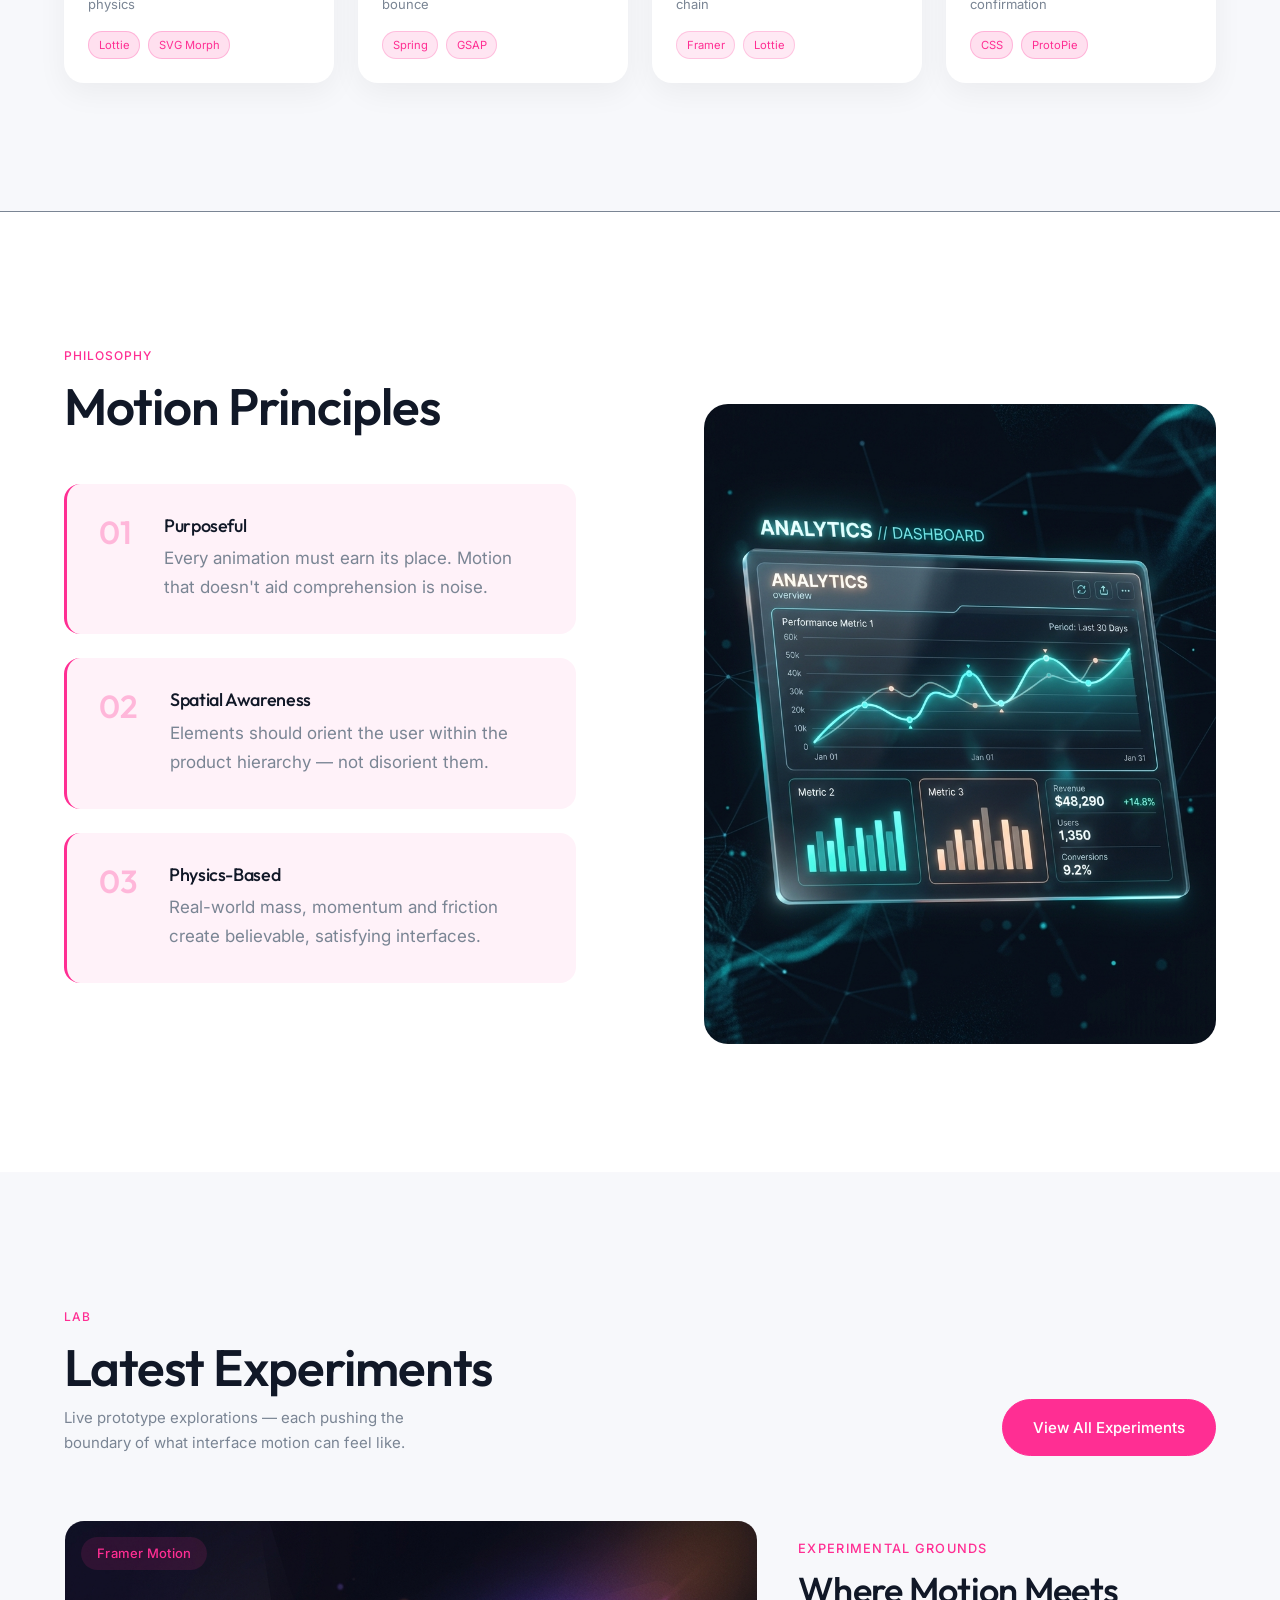
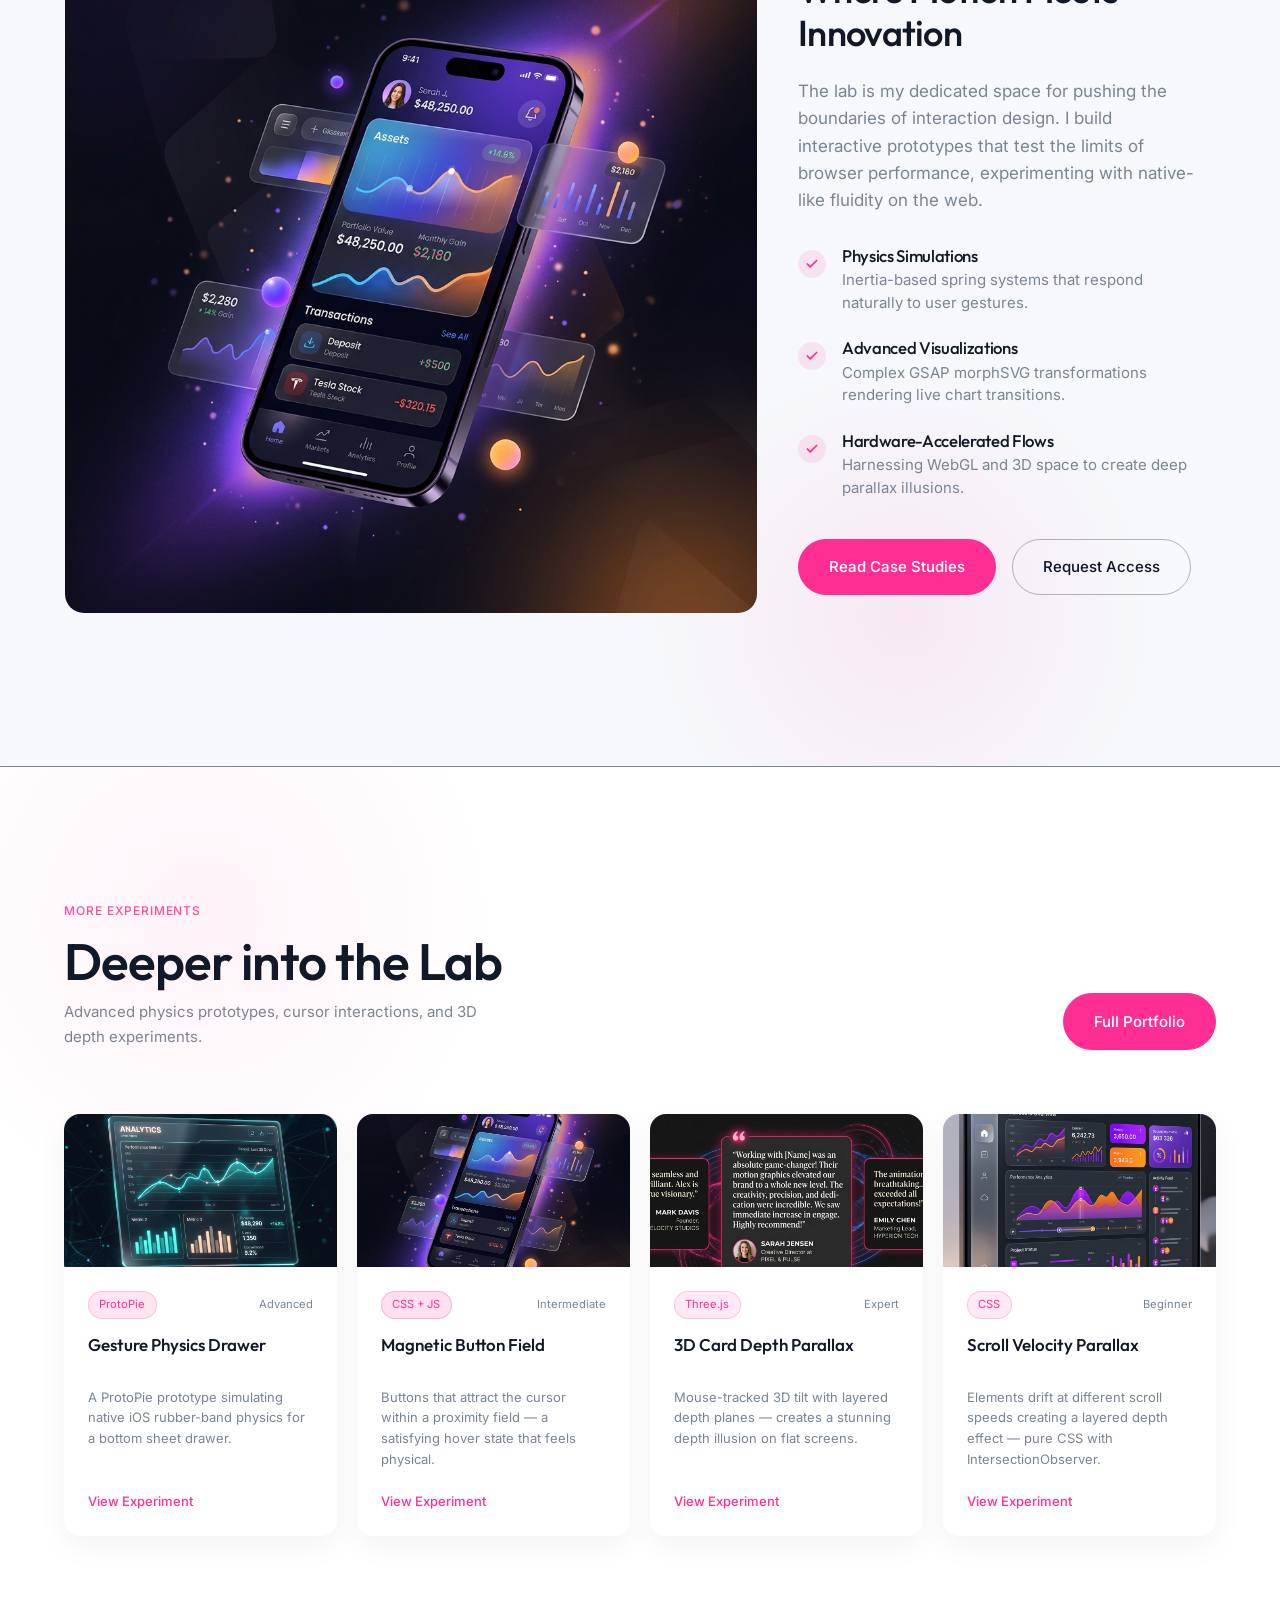
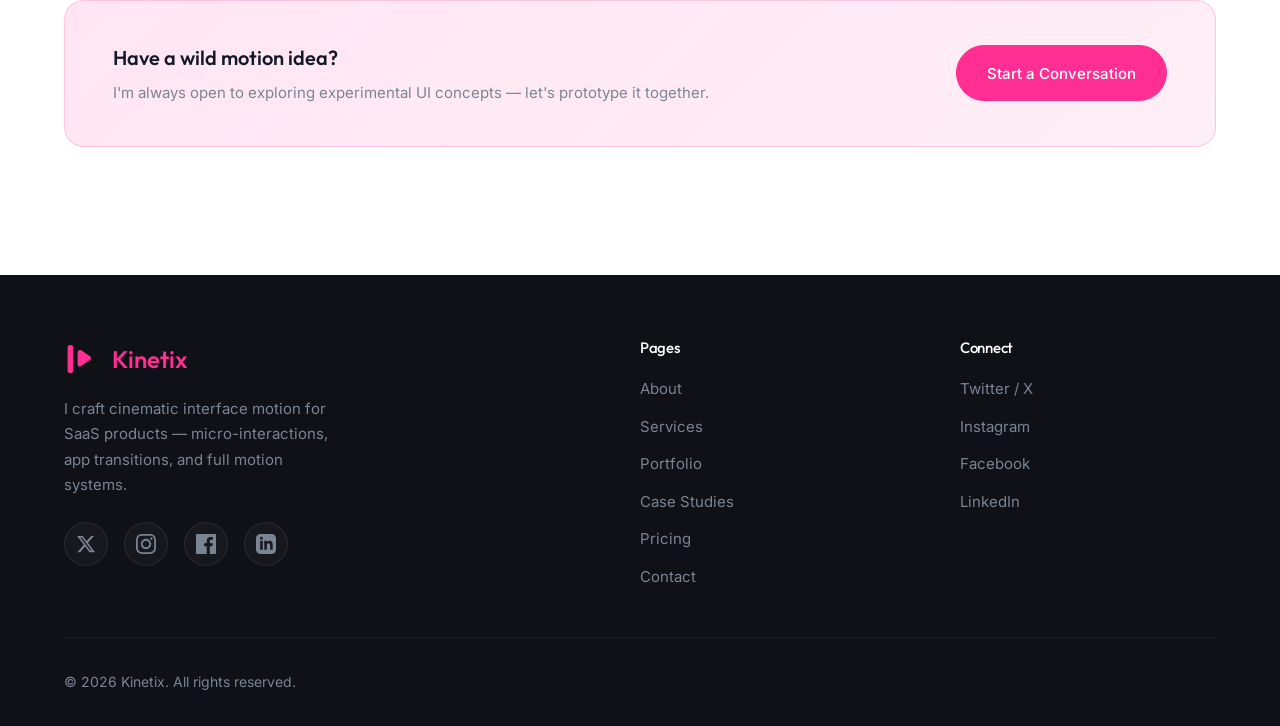
<file: home-2.html>
<!DOCTYPE html>
<html lang="en">
<head>
  <meta charset="UTF-8">
  <meta name="viewport" content="width=device-width, initial-scale=1.0">
  <title>Prototype Playground – Home 2 | UI Motion Designer</title>
  <meta name="description" content="Interactive UI animation library, live prototypes, motion principles, and icon collection — all in one immersive playground.">
  <link rel="stylesheet" href="assets/css/style.css">
  <link rel="stylesheet" href="assets/css/dark-mode.css">
  <link rel="stylesheet" href="assets/css/rtl.css">
  <style>

    /* Floating windows in hero */
    .windows-stage {
      position: relative;
      height: 520px;
    }
    .win {
      position: absolute;
      border-radius: 16px;
      overflow: hidden;
      box-shadow: 0 40px 100px rgba(0,0,0,0.6);
    }
    .win:nth-child(1) { width: 65%; right: 0; top: 0; transform: rotateY(-10deg) rotateX(6deg); }
    .win:nth-child(2) { width: 45%; left: 0; bottom: 0; transform: rotateY(8deg) rotateX(-4deg) translateZ(60px); }

    /* Motion path viz */
    .path-line {
      stroke: var(--accent);
      stroke-dasharray: 6 4;
      fill: none;
      animation: dash 3s linear infinite;
    }
    @keyframes dash { to { stroke-dashoffset: -100; } }

    /* Principle block */
    .principle {
      display: flex; gap: 2rem; align-items: flex-start;
      padding: 2rem; border-radius: 16px;
      border-left: 3px solid var(--accent);
      background: rgba(255,46,147,0.06);
      transition: background 0.3s;
    }
    .principle:hover { background: rgba(255,46,147,0.12); }
    .principle-num { font-family: 'Outfit'; font-weight: 560; font-size: 2rem; color: rgba(255,46,147,0.3); flex-shrink: 0; line-height: 1; }

    /* Experiment card */
    .exp-card {
      border-radius: 20px;
      overflow: hidden;
      position: relative;
      background: rgba(255,255,255,0.04);
      border: 1px solid rgba(255,255,255,0.08);
    }
    .exp-tag { position: absolute; top: 1rem; left: 1rem; }
  
    @media (max-width: 991px) {
      .mobile-center-header {
        flex-direction: column !important;
        align-items: center !important;
        text-align: center !important;
        justify-content: center !important;
      }
      .mobile-center-header > div {
        display: flex;
        flex-direction: column;
        align-items: center;
      }
      .mobile-center-header-simple {
        text-align: center !important;
        display: flex;
        flex-direction: column;
        align-items: center;
      }
      .mobile-center-text {
        text-align: center;
        display: flex;
        flex-direction: column;
        align-items: center;
      }
      .mobile-center-text > p {
        text-align: center;
        margin-left: auto;
        margin-right: auto;
      }
      .mobile-center-text h4, .mobile-center-text p.caption {
        text-align: left !important;
      }
      .cta-banner {
        text-align: center;
      }
    }

    .floating-badge-right {
      position: absolute; top: 1.5rem; right: -1.5rem;
      background: rgba(15,17,23,0.9); backdrop-filter: blur(12px);
      border: 1px solid rgba(255,46,147,0.3); border-radius: 14px;
      padding: 1rem 1.25rem; box-shadow: 0 12px 30px rgba(0,0,0,0.4);
    }
    @media (max-width: 767px) {
      .floating-badge-right {
        right: 0.5rem;
        padding: 0.5rem 0.75rem;
        border-radius: 12px;
        white-space: nowrap;
      }
      .floating-badge-right > div:first-child {
        font-size: 0.6rem !important;
      }
      .floating-badge-right > div:last-child {
        font-size: 1.25rem !important;
      }
      .floating-img-left {
        left: 0.5rem !important;
        bottom: -1rem !important;
        width: 45% !important;
      }
    }
  </style>
  <link rel="icon" type="image/svg+xml" href="assets/images/favicon.svg">
</head>
<body>

<div class="cursor-glow" style="background:radial-gradient(circle, rgba(255,46,147,0.07) 0%, transparent 70%);"></div>

<!-- NAVBAR -->
<nav class="navbar">
  <a href="index.html" class="logo" >
    <svg class="logo-icon" viewBox="0 0 40 40" fill="none" xmlns="http://www.w3.org/2000/svg"><path d="M8 6V34" stroke="var(--brand)" stroke-width="7" stroke-linecap="round"/><path d="M17 11.5C17 9.2 19.5 7.8 21.4 9.1L32.4 16.6C34.2 17.8 34.2 20.2 32.4 21.4L21.4 28.9C19.5 30.2 17 28.8 17 26.5V11.5Z" fill="url(#k-play-grad)"/><defs><linearGradient id="k-play-grad" x1="17" y1="9" x2="33" y2="29" gradientUnits="userSpaceOnUse"><stop stop-color="var(--accent)"/><stop offset="1" stop-color="var(--brand)"/></linearGradient></defs></svg>Kinetix
  </a>
  <ul class="nav-links">
    <li><a href="index.html">Home 1</a></li>
    <li><a href="home-2.html">Home 2</a></li>
    <li><a href="about.html">About</a></li>
    <li><a href="services.html">Services</a></li>
    <li><a href="portfolio.html">Portfolio</a></li>
    <li><a href="case-studies.html">Case Studies</a></li>
    <li><a href="pricing.html">Pricing</a></li>
    <li><a href="contact.html">Contact</a></li>
  </ul>
  <div class="nav-actions">
    <div style="display:flex;gap:0.5rem;">
      <button class="nav-icon-btn dm-toggle-btn" aria-label="Toggle Dark Mode">◑</button>
      <button class="nav-icon-btn rtl-toggle-btn" aria-label="Toggle RTL">⇄</button>
    </div>
    <a href="contact.html" class="btn btn-primary">Reach Me</a>
    <button class="hamburger" aria-label="Open menu">
      <div class="hamburger-icon"><span></span><span></span><span></span></div>
    </button>
  </div>
</nav>

<div class="offcanvas-overlay"></div>
<div class="offcanvas">
  <button class="close-menu-btn" aria-label="Close menu">&times;</button>
  <div class="offcanvas-links">
    <a href="index.html">Home 1</a><a href="home-2.html">Home 2</a>
    <a href="about.html">About</a><a href="services.html">Services</a>
    <a href="portfolio.html">Portfolio</a><a href="case-studies.html">Case Studies</a>
    <a href="pricing.html">Pricing</a><a href="contact.html">Contact</a>
  </div>
  <div class="offcanvas-footer">
    <div style="display:flex;gap:1rem;margin-bottom:1rem;justify-content:center;">
      <button class="nav-icon-btn dm-toggle-btn" aria-label="Toggle Dark Mode">◑</button>
      <button class="nav-icon-btn rtl-toggle-btn" aria-label="Toggle RTL">⇄</button>
    </div>
    <a href="contact.html" class="btn btn-primary" style="width:100%;justify-content:center;">Reach Me</a>
  </div>
</div>

<main>

<!-- HERO — Prototype Playground -->
<section class="hero-viewport" style="position:relative;overflow:hidden;display:flex;align-items:center;justify-content:center;min-height:100dvh;padding-top:5rem;">

  <!-- Background image -->
  <div style="position:absolute;inset:0;z-index:0;">
    <img src="assets/images/img44.png" alt="UI Motion Sandbox"
         style="width:100%;height:100%;object-fit:cover;object-position:center;display:block;">
  </div>

  <!-- Dark overlay layers -->
  <div style="position:absolute;inset:0;z-index:1;background:linear-gradient(to bottom, rgba(7,10,16,0.55) 0%, rgba(7,10,16,0.72) 60%, rgba(7,10,16,0.92) 100%);"></div>
  <div style="position:absolute;inset:0;z-index:2;background:radial-gradient(ellipse 80% 60% at 50% 50%, rgba(255,46,147,0.18) 0%, transparent 70%);pointer-events:none;"></div>
  <div style="position:absolute;inset:0;z-index:2;background:radial-gradient(ellipse 40% 40% at 80% 20%, rgba(255,46,147,0.1) 0%, transparent 60%);pointer-events:none;"></div>

  <!-- Centered content -->
  <div class="container reveal" style="position:relative;z-index:3;text-align:center;max-width:780px;">
    <span class="pill pill-highlight" style="margin-bottom:2rem;display:inline-block;">Interactive Prototype Playground</span>
    <h1 style="color:#ffffff;margin-bottom:1.5rem;font-size:clamp(2.6rem,5.5vw,4.5rem);line-height:1.1;">Experience The<br>UI Motion Sandbox</h1>
    <p class="lead" style="color:rgba(255,255,255,0.55);margin-bottom:2.5rem;max-width:560px;margin-inline:auto;">A curated library of live interface transitions, motion path demonstrations, and interactive icon systems — all built for modern SaaS products.</p>
    <div style="display:flex;gap:1rem;flex-wrap:wrap;justify-content:center;">
      <a href="#library" class="btn btn-primary">Explore Library</a>
      <a href="case-studies.html" class="btn btn-outline-white">See Case Studies</a>
    </div>
  </div>

</section>


<!-- SECTION 1 — UI Animation Library -->
<section id="library" class="section" style="background:var(--bg-light);border-top:1px solid rgba(255,255,255,0.06);">
  <div class="container">
    <div class="reveal" style="text-align:center;margin-bottom:4rem;">
      <span class="label" style="color:var(--highlight);">Library</span>
      <h2 style="color:var(--primary);margin-top:0.5rem;">UI Animation Library</h2>
      <p>Modular motion components for SaaS design systems.</p>
    </div>
    <div style="display:grid;grid-template-columns:repeat(4,1fr);gap:1.5rem;">
      <div class="card card-tilt reveal" style="padding:2rem;text-align:center;">
        <div style="aspect-ratio:1/1;border-radius:12px;overflow:hidden;margin-bottom:1.5rem;"><img src="assets/images/img4.png" style="width:100%;height:100%;object-fit:cover;"></div>
        <h4 style="color:var(--primary);">Cards</h4><p style="font-size:0.875rem;">Hover, flip, expand states.</p>
      </div>
      <div class="card card-tilt reveal reveal-delay-1" style="padding:2rem;text-align:center;">
        <div style="aspect-ratio:1/1;border-radius:12px;overflow:hidden;margin-bottom:1.5rem;"><img src="assets/images/img3_home2_1.png" style="width:100%;height:100%;object-fit:cover;"></div>
        <h4 style="color:var(--primary);">Modals</h4><p style="font-size:0.875rem;">Entrance spring physics.</p>
      </div>
      <div class="card card-tilt reveal reveal-delay-2" style="padding:2rem;text-align:center;">
        <div style="aspect-ratio:1/1;border-radius:12px;overflow:hidden;margin-bottom:1.5rem;"><img src="assets/images/img1.png" style="width:100%;height:100%;object-fit:cover;"></div>
        <h4 style="color:var(--primary);">Drawers</h4><p style="font-size:0.875rem;">Gesture-driven side panels.</p>
      </div>
      <div class="card card-tilt reveal reveal-delay-3" style="padding:2rem;text-align:center;">
        <div style="aspect-ratio:1/1;border-radius:12px;overflow:hidden;margin-bottom:1.5rem;"><img src="assets/images/img2_home2_1.png" style="width:100%;height:100%;object-fit:cover;"></div>
        <h4 style="color:var(--primary);">Dropdowns</h4><p style="font-size:0.875rem;">Stagger reveal with easing.</p>
      </div>
    </div>
  </div>
</section>

<!-- SECTION 2 — What We Craft (rich capabilities section) -->
<section class="section" style="background:var(--white);overflow:hidden;position:relative;">

  <!-- Glow orbs -->
  <div style="position:absolute;width:700px;height:700px;border-radius:50%;background:radial-gradient(circle,rgba(255,46,147,0.1) 0%,transparent 70%);top:-150px;left:-150px;pointer-events:none;"></div>
  <div style="position:absolute;width:500px;height:500px;border-radius:50%;background:radial-gradient(circle,rgba(255,46,147,0.07) 0%,transparent 70%);bottom:-100px;right:-100px;pointer-events:none;"></div>

  <div class="container" style="position:relative;z-index:2;">

    <!-- Section header -->
    <div class="reveal" style="text-align:center;margin-bottom:5rem;">
      <span class="label" style="color:var(--highlight);letter-spacing:0.12em;">Capabilities</span>
      <h2 style="color:var(--primary);margin-top:0.5rem;font-size:clamp(2rem,4vw,3rem);">What I Craft</h2>
      <p style="color:var(--muted);max-width:500px;margin:0.75rem auto 0;">Every pixel in motion — from single micro-interactions to full product motion systems, built to delight your users.</p>
    </div>

    <!-- Stat counters row -->
    <div class="reveal" style="display:grid;grid-template-columns:repeat(4,1fr);gap:1.5rem;margin-bottom:6rem;text-align:center;">
      <div style="padding:2rem;border-radius:20px;background:rgba(255,255,255,0.03);border:1px solid rgba(255,255,255,0.06);">
        <div style="font-family:'Outfit',sans-serif;font-size:3rem;font-weight:580;color:#FF2E93;line-height:1;margin-bottom:0.5rem;">120+</div>
        <div style="font-size:0.875rem;color:var(--muted);">Projects Delivered</div>
      </div>
      <div style="padding:2rem;border-radius:20px;background:rgba(255,255,255,0.03);border:1px solid rgba(255,255,255,0.06);">
        <div style="font-family:'Outfit',sans-serif;font-size:3rem;font-weight:580;color:#FF2E93;line-height:1;margin-bottom:0.5rem;">48</div>
        <div style="font-size:0.875rem;color:var(--muted);">Happy Clients</div>
      </div>
      <div style="padding:2rem;border-radius:20px;background:rgba(255,255,255,0.03);border:1px solid rgba(255,255,255,0.06);">
        <div style="font-family:'Outfit',sans-serif;font-size:3rem;font-weight:580;color:#FF2E93;line-height:1;margin-bottom:0.5rem;">+42%</div>
        <div style="font-size:0.875rem;color:var(--muted);">Avg. Retention Lift</div>
      </div>
      <div style="padding:2rem;border-radius:20px;background:rgba(255,255,255,0.03);border:1px solid rgba(255,255,255,0.06);">
        <div style="font-family:'Outfit',sans-serif;font-size:3rem;font-weight:580;color:#FF2E93;line-height:1;margin-bottom:0.5rem;">98%</div>
        <div style="font-size:0.875rem;color:var(--muted);">Client Satisfaction</div>
      </div>
    </div>

    <!-- Editorial split: feature list + image collage -->
    <div style="display:grid;grid-template-columns:1fr 1fr;gap:6rem;align-items:center;">

      <!-- Left: Feature capability list -->
      <div class="reveal mobile-center-header-simple">
        <span class="label" style="color:var(--brand);">Full-Spectrum Motion</span>
        <h3 style="color:var(--primary);margin-top:0.75rem;margin-bottom:2.5rem;font-size:clamp(1.6rem,3vw,2.25rem);">From a single micro-interaction to a complete motion system</h3>

        <div style="display:flex;flex-direction:column;gap:1.5rem;">

          <div style="display:flex;align-items:flex-start;gap:1.25rem;padding:1.5rem;border-radius:16px;background:rgba(255,46,147,0.06);border:1px solid rgba(255,46,147,0.12);transition:background 0.3s;">
            <div style="width:42px;height:42px;border-radius:10px;background:linear-gradient(135deg,#FF2E93,#ff6eb5);display:flex;align-items:center;justify-content:center;flex-shrink:0;">
              <svg width="20" height="20" viewBox="0 0 24 24" fill="none" stroke="#ffffff" stroke-width="2.5" stroke-linecap="round" stroke-linejoin="round"><polygon points="13 2 3 14 12 14 11 22 21 10 12 10 13 2"></polygon></svg>
            </div>
            <div>
              <div style="font-family:'Outfit',sans-serif;font-weight:540;color:var(--primary);margin-bottom:0.35rem;">Micro-Interaction Design</div>
              <div style="font-size:0.875rem;color:var(--muted);line-height:1.6;">Button states, form feedback, skeleton loaders — every tactile moment engineered for delight.</div>
            </div>
          </div>

          <div style="display:flex;align-items:flex-start;gap:1.25rem;padding:1.5rem;border-radius:16px;background:rgba(255,46,147,0.06);border:1px solid rgba(255,46,147,0.12);transition:background 0.3s;">
            <div style="width:42px;height:42px;border-radius:10px;background:linear-gradient(135deg,#FF2E93,#ff6eb5);display:flex;align-items:center;justify-content:center;flex-shrink:0;">
              <svg width="20" height="20" viewBox="0 0 24 24" fill="none" stroke="#ffffff" stroke-width="2.5" stroke-linecap="round" stroke-linejoin="round"><rect x="2" y="4" width="20" height="16" rx="2" ry="2"></rect><path d="M2 8h20"></path><path d="M6 4v4"></path><path d="M10 4v4"></path><path d="M14 4v4"></path><path d="M18 4v4"></path></svg>
            </div>
            <div>
              <div style="font-family:'Outfit',sans-serif;font-weight:540;color:var(--primary);margin-bottom:0.35rem;">App Transition Choreography</div>
              <div style="font-size:0.875rem;color:var(--muted);line-height:1.6;">Shared-element routes, liquid page exits and depth-scaling overlays with full developer handoff.</div>
            </div>
          </div>

          <div style="display:flex;align-items:flex-start;gap:1.25rem;padding:1.5rem;border-radius:16px;background:rgba(255,46,147,0.06);border:1px solid rgba(255,46,147,0.12);transition:background 0.3s;">
            <div style="width:42px;height:42px;border-radius:10px;background:linear-gradient(135deg,#FF2E93,#ff6eb5);display:flex;align-items:center;justify-content:center;flex-shrink:0;">
              <svg width="20" height="20" viewBox="0 0 24 24" fill="none" stroke="#ffffff" stroke-width="2.5" stroke-linecap="round" stroke-linejoin="round"><polygon points="12 2 2 7 12 12 22 7 12 2"></polygon><polyline points="2 12 12 17 22 12"></polyline><polyline points="2 17 12 22 22 17"></polyline></svg>
            </div>
            <div>
              <div style="font-family:'Outfit',sans-serif;font-weight:540;color:var(--primary);margin-bottom:0.35rem;">Motion Design Systems</div>
              <div style="font-size:0.875rem;color:var(--muted);line-height:1.6;">Duration tokens, easing libraries and choreography rules documented for your entire team to scale.</div>
            </div>
          </div>

          <div style="display:flex;align-items:flex-start;gap:1.25rem;padding:1.5rem;border-radius:16px;background:rgba(255,46,147,0.06);border:1px solid rgba(255,46,147,0.12);transition:background 0.3s;">
            <div style="width:42px;height:42px;border-radius:10px;background:linear-gradient(135deg,#FF2E93,#ff6eb5);display:flex;align-items:center;justify-content:center;flex-shrink:0;font-size:1.1rem;">📦</div>
            <div>
              <div style="font-family:'Outfit',sans-serif;font-weight:540;color:var(--primary);margin-bottom:0.35rem;">Production-Ready Delivery</div>
              <div style="font-size:0.875rem;color:var(--muted);line-height:1.6;">Framer Motion code, Lottie JSON, ProtoPie Cloud — shipped in your preferred format, ready to implement.</div>
            </div>
          </div>

        </div>

        <a href="services.html" class="btn btn-primary" style="margin-top:2.5rem;">Explore All Services</a>
      </div>

      <!-- Right: stacked image collage -->
      <div class="reveal reveal-delay-1" style="position:relative;">
        <!-- Main image -->
        <div style="border-radius:24px;overflow:hidden;box-shadow:0 40px 80px rgba(0,0,0,0.5);">
          <img src="assets/images/img1.png" alt="Motion Design Work" style="width:100%;display:block;">
        </div>
        <!-- Overlapping small image -->
        <div class="floating-img-left" style="position:absolute;bottom:-2rem;left:-2rem;width:55%;border-radius:18px;overflow:hidden;box-shadow:0 24px 50px rgba(0,0,0,0.5);border:3px solid rgba(255,255,255,0.06);">
          <img src="assets/images/img4.png" alt="Analytics Motion" style="width:100%;display:block;">
        </div>
        <!-- Floating badge -->
        <div class="floating-badge-right">
          <div style="font-size:0.7rem;color:var(--muted);letter-spacing:0.06em;text-transform:uppercase;margin-bottom:0.35rem;">Avg. handoff time</div>
          <div style="font-family:'Outfit',sans-serif;font-size:1.5rem;font-weight:580;color:#FF2E93;">3 days</div>
        </div>
      </div>

    </div>
  </div>
</section>


<!-- SECTION 3 — Design Systems In Motion (editorial text + SVG path) -->
<section class="section" style="background:var(--bg-light);border-top:1px solid rgba(255,255,255,0.06);">
  <div class="container">
    <div class="grid grid-2" style="align-items:center;gap:6rem;">
      <div class="reveal mobile-center-header-simple">
        <span class="label" style="color:var(--highlight);">System</span>
        <h2 style="color:var(--primary);margin-top:0.5rem;margin-bottom:1.5rem;">Design Systems In Motion</h2>
        <p style="margin-bottom:2rem;">Establishing standard duration tokens, cubic-bezier easing curves, and choreography rules so all components across your product feel physically consistent.</p>
        <div style="display:flex;flex-direction:column;gap:1.25rem;margin-bottom:2.5rem;">
          <div style="display:flex;justify-content:space-between;align-items:center;padding:1rem 1.5rem;background:rgba(255,255,255,0.04);border-radius:12px;border:1px solid rgba(255,255,255,0.06);">
            <span style="color:var(--primary);font-weight:500;">--dur-fast</span><span style="color:var(--muted);">150ms</span>
          </div>
          <div style="display:flex;justify-content:space-between;align-items:center;padding:1rem 1.5rem;background:rgba(255,46,147,0.1);border-radius:12px;border:1px solid rgba(255,46,147,0.2);">
            <span style="color:var(--primary);font-weight:500;">--dur-base</span><span style="color:var(--accent);">400ms ← brand default</span>
          </div>
          <div style="display:flex;justify-content:space-between;align-items:center;padding:1rem 1.5rem;background:rgba(255,255,255,0.04);border-radius:12px;border:1px solid rgba(255,255,255,0.06);">
            <span style="color:var(--primary);font-weight:500;">--dur-slow</span><span style="color:var(--muted);">700ms</span>
          </div>
        </div>
        <a href="services.html" class="btn btn-primary">Read Documentation</a>
      </div>
      <div class="reveal reveal-delay-1">
        <svg viewBox="0 0 400 300" xmlns="http://www.w3.org/2000/svg" style="width:100%;height:auto;opacity:0.8;">
          <path class="path-line" d="M 40 250 C 120 250, 120 50, 200 50 S 280 150, 360 150" stroke-width="2"/>
          <circle cx="40" cy="250" r="6" fill="var(--accent)"/>
          <circle cx="360" cy="150" r="6" fill="var(--highlight)"/>
          <text x="30" y="278" fill="rgba(255,255,255,0.4)" font-size="11" font-family="Inter">0,0</text>
          <text x="340" y="145" fill="rgba(255,255,255,0.4)" font-size="11" font-family="Inter">1,1</text>
          <path d="M 40 250 L 120 250" stroke="rgba(255,255,255,0.1)" stroke-width="1" stroke-dasharray="4"/>
          <path d="M 360 150 L 280 150" stroke="rgba(255,255,255,0.1)" stroke-width="1" stroke-dasharray="4"/>
        </svg>
      </div>
    </div>
  </div>
</section>

<!-- SECTION 4 — Icon Animation Collection -->
<section class="section" style="background:var(--bg-light);border-top:1px solid rgba(255,255,255,0.06);">
  <div class="container">
    <div class="reveal" style="text-align:center;margin-bottom:4rem;">
      <span class="label" style="color:var(--highlight);">Icons</span>
      <h2 style="color:var(--primary);margin-top:0.5rem;">Icon Animation Collection</h2>
      <p style="color:var(--muted);max-width:480px;margin:0.75rem auto 0;">Lottie-ready micro-interaction icon suites — every state crafted with physics-based easing.</p>
    </div>
    <div style="display:grid;grid-template-columns:repeat(4,1fr);gap:1.5rem;">

      <!-- Card 1: Navigation -->
      <div class="reveal" style="border-radius:20px;overflow:hidden;background:var(--white);border:1px solid var(--border-color);box-shadow:0 10px 30px rgba(0,0,0,0.05);transition:transform 0.4s cubic-bezier(0.16,1,0.3,1),box-shadow 0.4s;">
        <div style="overflow:hidden;aspect-ratio:4/3;">
          <img src="assets/images/icon_nav.png" alt="Navigation Icon Animation"
               style="width:100%;height:100%;object-fit:cover;transition:transform 0.6s cubic-bezier(0.16,1,0.3,1);"
               onmouseover="this.style.transform='scale(1.07)'" onmouseout="this.style.transform='scale(1)'">
        </div>
        <div style="padding:1.5rem;">
          <div style="font-family:'Outfit',sans-serif;font-weight:540;color:var(--primary);margin-bottom:0.35rem;font-size:1.05rem;">Navigation</div>
          <div style="font-size:0.8125rem;color:var(--muted);">Menu ↔ Close morph with spring physics</div>
          <div style="margin-top:1rem;display:flex;gap:0.5rem;">
            <span style="font-size:0.7rem;padding:0.2rem 0.6rem;border-radius:100px;background:rgba(255,46,147,0.15);color:#FF2E93;border:1px solid rgba(255,46,147,0.25);">Lottie</span>
            <span style="font-size:0.7rem;padding:0.2rem 0.6rem;border-radius:100px;background:rgba(255,46,147,0.15);color:#FF2E93;border:1px solid rgba(255,46,147,0.25);">SVG Morph</span>
          </div>
        </div>
      </div>

      <!-- Card 2: Actions -->
      <div class="reveal reveal-delay-1" style="border-radius:20px;overflow:hidden;background:var(--white);border:1px solid var(--border-color);box-shadow:0 10px 30px rgba(0,0,0,0.05);transition:transform 0.4s cubic-bezier(0.16,1,0.3,1),box-shadow 0.4s;">
        <div style="overflow:hidden;aspect-ratio:4/3;">
          <img src="assets/images/icon_actions.png" alt="Actions Icon Animation"
               style="width:100%;height:100%;object-fit:cover;transition:transform 0.6s cubic-bezier(0.16,1,0.3,1);"
               onmouseover="this.style.transform='scale(1.07)'" onmouseout="this.style.transform='scale(1)'">
        </div>
        <div style="padding:1.5rem;">
          <div style="font-family:'Outfit',sans-serif;font-weight:540;color:var(--primary);margin-bottom:0.35rem;font-size:1.05rem;">Actions</div>
          <div style="font-size:0.8125rem;color:var(--muted);">Like, share & bookmark with haptic bounce</div>
          <div style="margin-top:1rem;display:flex;gap:0.5rem;">
            <span style="font-size:0.7rem;padding:0.2rem 0.6rem;border-radius:100px;background:rgba(255,46,147,0.12);color:#FF2E93;border:1px solid rgba(255,46,147,0.22);">Spring</span>
            <span style="font-size:0.7rem;padding:0.2rem 0.6rem;border-radius:100px;background:rgba(255,46,147,0.12);color:#FF2E93;border:1px solid rgba(255,46,147,0.22);">GSAP</span>
          </div>
        </div>
      </div>

      <!-- Card 3: Status -->
      <div class="reveal reveal-delay-2" style="border-radius:20px;overflow:hidden;background:var(--white);border:1px solid var(--border-color);box-shadow:0 10px 30px rgba(0,0,0,0.05);transition:transform 0.4s cubic-bezier(0.16,1,0.3,1),box-shadow 0.4s;">
        <div style="overflow:hidden;aspect-ratio:4/3;">
          <img src="assets/images/icon_status.png" alt="Status Icon Animation"
               style="width:100%;height:100%;object-fit:cover;transition:transform 0.6s cubic-bezier(0.16,1,0.3,1);"
               onmouseover="this.style.transform='scale(1.07)'" onmouseout="this.style.transform='scale(1)'">
        </div>
        <div style="padding:1.5rem;">
          <div style="font-family:'Outfit',sans-serif;font-weight:540;color:var(--primary);margin-bottom:0.35rem;font-size:1.05rem;">Status</div>
          <div style="font-size:0.8125rem;color:var(--muted);">Loading → success → error state chain</div>
          <div style="margin-top:1rem;display:flex;gap:0.5rem;">
            <span style="font-size:0.7rem;padding:0.2rem 0.6rem;border-radius:100px;background:rgba(255,46,147,0.1);color:#FF2E93;border:1px solid rgba(255,46,147,0.2);">Framer</span>
            <span style="font-size:0.7rem;padding:0.2rem 0.6rem;border-radius:100px;background:rgba(255,46,147,0.1);color:#FF2E93;border:1px solid rgba(255,46,147,0.2);">Lottie</span>
          </div>
        </div>
      </div>

      <!-- Card 4: Feedback -->
      <div class="reveal reveal-delay-3" style="border-radius:20px;overflow:hidden;background:var(--white);border:1px solid var(--border-color);box-shadow:0 10px 30px rgba(0,0,0,0.05);transition:transform 0.4s cubic-bezier(0.16,1,0.3,1),box-shadow 0.4s;">
        <div style="overflow:hidden;aspect-ratio:4/3;">
          <img src="assets/images/icon_feedback.png" alt="Feedback Icon Animation"
               style="width:100%;height:100%;object-fit:cover;transition:transform 0.6s cubic-bezier(0.16,1,0.3,1);"
               onmouseover="this.style.transform='scale(1.07)'" onmouseout="this.style.transform='scale(1)'">
        </div>
        <div style="padding:1.5rem;">
          <div style="font-family:'Outfit',sans-serif;font-weight:540;color:var(--primary);margin-bottom:0.35rem;font-size:1.05rem;">Feedback</div>
          <div style="font-size:0.8125rem;color:var(--muted);">Haptic ripple rings for touch confirmation</div>
          <div style="margin-top:1rem;display:flex;gap:0.5rem;">
            <span style="font-size:0.7rem;padding:0.2rem 0.6rem;border-radius:100px;background:rgba(255,46,147,0.15);color:#FF2E93;border:1px solid rgba(255,46,147,0.25);">CSS</span>
            <span style="font-size:0.7rem;padding:0.2rem 0.6rem;border-radius:100px;background:rgba(255,46,147,0.15);color:#FF2E93;border:1px solid rgba(255,46,147,0.25);">ProtoPie</span>
          </div>
        </div>
      </div>

    </div>
  </div>
</section>


<!-- SECTION 5 — Motion Principles (numbered editorial) -->
<section class="section" style="background:var(--white);border-top:1px solid var(--muted);">
  <div class="container">
    <div class="grid grid-2" style="align-items:start;gap:8rem;">
      <div class="reveal mobile-center-header-simple">
        <span class="label" style="color:var(--highlight);">Philosophy</span>
        <h2 style="color:var(--primary);margin-top:0.5rem;margin-bottom:3rem;">Motion Principles</h2>
        <div style="display:flex;flex-direction:column;gap:1.5rem;">
          <div class="principle reveal"><div class="principle-num">01</div><div><h4 style="color:var(--primary);margin-bottom:0.5rem;">Purposeful</h4><p>Every animation must earn its place. Motion that doesn't aid comprehension is noise.</p></div></div>
          <div class="principle reveal reveal-delay-1"><div class="principle-num">02</div><div><h4 style="color:var(--primary);margin-bottom:0.5rem;">Spatial Awareness</h4><p>Elements should orient the user within the product hierarchy — not disorient them.</p></div></div>
          <div class="principle reveal reveal-delay-2"><div class="principle-num">03</div><div><h4 style="color:var(--primary);margin-bottom:0.5rem;">Physics-Based</h4><p>Real-world mass, momentum and friction create believable, satisfying interfaces.</p></div></div>
        </div>
      </div>
      <div class="reveal reveal-delay-1" style="border-radius:24px;overflow:hidden;aspect-ratio:4/5;margin-top:4rem;">
        <img src="assets/images/img4.png" style="width:100%;height:100%;object-fit:cover;">
      </div>
    </div>
  </div>
</section>

<!-- SECTION 6 — Latest Experiments -->
<section class="section" style="background:var(--bg-light);border-top:1px solid rgba(255,255,255,0.06);overflow:hidden;position:relative;">

  <!-- Ambient glow -->
  <div style="position:absolute;width:500px;height:500px;border-radius:50%;background:radial-gradient(circle,rgba(255,46,147,0.08) 0%,transparent 70%);bottom:-100px;right:10%;pointer-events:none;"></div>

  <div class="container" style="position:relative;z-index:2;">

    <!-- Header -->
    <div class="reveal mobile-center-header" style="display:flex;justify-content:space-between;align-items:flex-end;margin-bottom:4rem;flex-wrap:wrap;gap:1rem;">
      <div>
        <span class="label" style="color:var(--highlight);">Lab</span>
        <h2 style="color:var(--primary);margin-top:0.5rem;">Latest Experiments</h2>
        <p style="color:var(--muted);max-width:400px;margin-top:0.5rem;font-size:0.9375rem;">Live prototype explorations — each pushing the boundary of what interface motion can feel like.</p>
      </div>
      <a href="portfolio.html" class="btn btn-primary">View All Experiments</a>
    </div>

    <!-- Row 1: Featured large + 2 stacked -->
    <div style="display:grid;grid-template-columns:1.6fr 1fr;gap:1.5rem;margin-bottom:1.5rem;">

      <!-- Featured card -->
      <div class="exp-card reveal" style="aspect-ratio:auto;min-height:420px;">
        <img src="assets/images/img2.png" style="width:100%;height:100%;object-fit:cover;transition:transform 0.7s cubic-bezier(0.16,1,0.3,1);"
             onmouseover="this.style.transform='scale(1.04)'" onmouseout="this.style.transform='scale(1)'">
        <span class="exp-tag pill pill-accent">Framer Motion</span>
        
      </div>

      <!-- Right Column Content -->
      <div class="reveal reveal-delay-1" style="display:flex;flex-direction:column;justify-content:center;padding:1rem;">
        <span class="label" style="color:var(--brand);margin-bottom:0.5rem;letter-spacing:0.1em;text-transform:uppercase;font-size:0.8rem;">Experimental Grounds</span>
        <h3 style="color:var(--primary);margin-bottom:1.5rem;font-size:clamp(1.75rem,3vw,2.25rem);line-height:1.2;">Where Motion Meets Innovation</h3>
        <p style="color:var(--muted);font-size:1.0625rem;line-height:1.6;margin-bottom:2rem;">
          The lab is my dedicated space for pushing the boundaries of interaction design. I build interactive prototypes that test the limits of browser performance, experimenting with native-like fluidity on the web.
        </p>
        
        <ul style="list-style:none;padding:0;margin-bottom:2.5rem;display:flex;flex-direction:column;gap:1.5rem;">
          <li style="display:flex;align-items:flex-start;gap:1rem;">
            <div style="width:28px;height:28px;border-radius:50%;background:rgba(255,46,147,0.1);color:var(--brand);display:flex;align-items:center;justify-content:center;flex-shrink:0;margin-top:0.25rem;">
              <svg width="14" height="14" viewBox="0 0 24 24" fill="none" stroke="currentColor" stroke-width="3" stroke-linecap="round" stroke-linejoin="round"><polyline points="20 6 9 17 4 12"></polyline></svg>
            </div>
            <div>
              <h5 style="color:var(--primary);margin-bottom:0.25rem;font-size:1.05rem;">Physics Simulations</h5>
              <p style="color:var(--muted);font-size:0.9375rem;line-height:1.5;">Inertia-based spring systems that respond naturally to user gestures.</p>
            </div>
          </li>
          <li style="display:flex;align-items:flex-start;gap:1rem;">
            <div style="width:28px;height:28px;border-radius:50%;background:rgba(255,46,147,0.1);color:var(--brand);display:flex;align-items:center;justify-content:center;flex-shrink:0;margin-top:0.25rem;">
              <svg width="14" height="14" viewBox="0 0 24 24" fill="none" stroke="currentColor" stroke-width="3" stroke-linecap="round" stroke-linejoin="round"><polyline points="20 6 9 17 4 12"></polyline></svg>
            </div>
            <div>
              <h5 style="color:var(--primary);margin-bottom:0.25rem;font-size:1.05rem;">Advanced Visualizations</h5>
              <p style="color:var(--muted);font-size:0.9375rem;line-height:1.5;">Complex GSAP morphSVG transformations rendering live chart transitions.</p>
            </div>
          </li>
          <li style="display:flex;align-items:flex-start;gap:1rem;">
            <div style="width:28px;height:28px;border-radius:50%;background:rgba(255,46,147,0.1);color:var(--brand);display:flex;align-items:center;justify-content:center;flex-shrink:0;margin-top:0.25rem;">
              <svg width="14" height="14" viewBox="0 0 24 24" fill="none" stroke="currentColor" stroke-width="3" stroke-linecap="round" stroke-linejoin="round"><polyline points="20 6 9 17 4 12"></polyline></svg>
            </div>
            <div>
              <h5 style="color:var(--primary);margin-bottom:0.25rem;font-size:1.05rem;">Hardware-Accelerated Flows</h5>
              <p style="color:var(--muted);font-size:0.9375rem;line-height:1.5;">Harnessing WebGL and 3D space to create deep parallax illusions.</p>
            </div>
          </li>
        </ul>
        
        <div style="display:flex;gap:1rem;flex-wrap:wrap;">
          <a href="portfolio.html" class="btn btn-primary">Read Case Studies</a>
          <a href="contact.html" class="btn btn-outline">Request Access</a>
        </div>
      </div>

    </div>

  </div>
</section>

<!-- SECTION 6B — More from the Lab -->
<section class="section" style="background:var(--white);border-top:1px solid var(--muted);overflow:hidden;position:relative;">
  <div style="position:absolute;width:600px;height:600px;border-radius:50%;background:radial-gradient(circle,rgba(255,46,147,0.06) 0%,transparent 70%);top:-150px;left:-100px;pointer-events:none;"></div>
  <div class="container" style="position:relative;z-index:2;">

    <div class="reveal mobile-center-header" style="display:flex;justify-content:space-between;align-items:flex-end;margin-bottom:4rem;flex-wrap:wrap;gap:1rem;">
      <div>
        <span class="label" style="color:rgba(255,46,147,0.85);">More Experiments</span>
        <h2 style="color:var(--primary);margin-top:0.5rem;">Deeper into the Lab</h2>
        <p style="color:var(--muted);max-width:420px;margin-top:0.5rem;font-size:0.9375rem;">Advanced physics prototypes, cursor interactions, and 3D depth experiments.</p>
      </div>
      <a href="portfolio.html" class="btn btn-primary">Full Portfolio</a>
    </div>

    <!-- 4-column card grid -->
    <div style="display:grid;grid-template-columns:repeat(4,1fr);gap:1.25rem;margin-bottom:4rem;">

      <div class="reveal" style="border-radius:16px;overflow:hidden;background:var(--white);border:1px solid var(--border-color);box-shadow:0 10px 30px rgba(0,0,0,0.05);display:flex;flex-direction:column;">
        <div style="aspect-ratio:16/9;overflow:hidden;">
          <img src="assets/images/img4.png" style="width:100%;height:100%;object-fit:cover;transition:transform 0.6s;" onmouseover="this.style.transform='scale(1.06)'" onmouseout="this.style.transform='scale(1)'">
        </div>
        <div style="padding:1.5rem;flex:1;display:flex;flex-direction:column;">
          <div style="display:flex;justify-content:space-between;align-items:center;margin-bottom:0.75rem;">
            <span style="font-size:0.7rem;padding:0.2rem 0.65rem;border-radius:100px;background:rgba(255,46,147,0.12);color:#FF2E93;border:1px solid rgba(255,46,147,0.2);">ProtoPie</span>
            <span style="font-size:0.7rem;color:var(--muted);">Advanced</span>
          </div>
          <div style="font-family:'Outfit',sans-serif;font-weight:540;color:var(--primary);margin-bottom:0.5rem;min-height:3rem;">Gesture Physics Drawer</div>
          <div style="font-size:0.8125rem;color:var(--muted);line-height:1.6;flex:1;">A ProtoPie prototype simulating native iOS rubber-band physics for a bottom sheet drawer.</div>
          <a href="portfolio.html" style="margin-top:1.25rem;font-size:0.8125rem;color:#FF2E93;text-decoration:none;font-weight:500;">View Experiment</a>
        </div>
      </div>

      <div class="reveal reveal-delay-1" style="border-radius:16px;overflow:hidden;background:var(--white);border:1px solid var(--border-color);box-shadow:0 10px 30px rgba(0,0,0,0.05);display:flex;flex-direction:column;">
        <div style="aspect-ratio:16/9;overflow:hidden;">
          <img src="assets/images/img2.png" style="width:100%;height:100%;object-fit:cover;transition:transform 0.6s;" onmouseover="this.style.transform='scale(1.06)'" onmouseout="this.style.transform='scale(1)'">
        </div>
        <div style="padding:1.5rem;flex:1;display:flex;flex-direction:column;">
          <div style="display:flex;justify-content:space-between;align-items:center;margin-bottom:0.75rem;">
            <span style="font-size:0.7rem;padding:0.2rem 0.65rem;border-radius:100px;background:rgba(255,46,147,0.15);color:#FF2E93;border:1px solid rgba(255,46,147,0.25);">CSS + JS</span>
            <span style="font-size:0.7rem;color:var(--muted);">Intermediate</span>
          </div>
          <div style="font-family:'Outfit',sans-serif;font-weight:540;color:var(--primary);margin-bottom:0.5rem;min-height:3rem;">Magnetic Button Field</div>
          <div style="font-size:0.8125rem;color:var(--muted);line-height:1.6;flex:1;">Buttons that attract the cursor within a proximity field — a satisfying hover state that feels physical.</div>
          <a href="portfolio.html" style="margin-top:1.25rem;font-size:0.8125rem;color:#FF2E93;text-decoration:none;font-weight:500;">View Experiment</a>
        </div>
      </div>

      <div class="reveal reveal-delay-2" style="border-radius:16px;overflow:hidden;background:var(--white);border:1px solid var(--border-color);box-shadow:0 10px 30px rgba(0,0,0,0.05);display:flex;flex-direction:column;">
        <div style="aspect-ratio:16/9;overflow:hidden;">
          <img src="assets/images/img3_home2_3.png" style="width:100%;height:100%;object-fit:cover;transition:transform 0.6s;" onmouseover="this.style.transform='scale(1.06)'" onmouseout="this.style.transform='scale(1)'">
        </div>
        <div style="padding:1.5rem;flex:1;display:flex;flex-direction:column;">
          <div style="display:flex;justify-content:space-between;align-items:center;margin-bottom:0.75rem;">
            <span style="font-size:0.7rem;padding:0.2rem 0.65rem;border-radius:100px;background:rgba(255,46,147,0.1);color:#FF2E93;border:1px solid rgba(255,46,147,0.2);">Three.js</span>
            <span style="font-size:0.7rem;color:var(--muted);">Expert</span>
          </div>
          <div style="font-family:'Outfit',sans-serif;font-weight:540;color:var(--primary);margin-bottom:0.5rem;min-height:3rem;">3D Card Depth Parallax</div>
          <div style="font-size:0.8125rem;color:var(--muted);line-height:1.6;flex:1;">Mouse-tracked 3D tilt with layered depth planes — creates a stunning depth illusion on flat screens.</div>
          <a href="portfolio.html" style="margin-top:1.25rem;font-size:0.8125rem;color:#FF2E93;text-decoration:none;font-weight:500;">View Experiment</a>
        </div>
      </div>

      <!-- 4th card -->
      <div class="reveal reveal-delay-3" style="border-radius:16px;overflow:hidden;background:var(--white);border:1px solid var(--border-color);box-shadow:0 10px 30px rgba(0,0,0,0.05);display:flex;flex-direction:column;">
        <div style="aspect-ratio:16/9;overflow:hidden;">
          <img src="assets/images/img1.png" style="width:100%;height:100%;object-fit:cover;transition:transform 0.6s;" onmouseover="this.style.transform='scale(1.06)'" onmouseout="this.style.transform='scale(1)'">
        </div>
        <div style="padding:1.5rem;flex:1;display:flex;flex-direction:column;">
          <div style="display:flex;justify-content:space-between;align-items:center;margin-bottom:0.75rem;">
            <span style="font-size:0.7rem;padding:0.2rem 0.65rem;border-radius:100px;background:rgba(255,46,147,0.1);color:#FF2E93;border:1px solid rgba(255,46,147,0.2);">CSS</span>
            <span style="font-size:0.7rem;color:var(--muted);">Beginner</span>
          </div>
          <div style="font-family:'Outfit',sans-serif;font-weight:540;color:var(--primary);margin-bottom:0.5rem;min-height:3rem;">Scroll Velocity Parallax</div>
          <div style="font-size:0.8125rem;color:var(--muted);line-height:1.6;flex:1;">Elements drift at different scroll speeds creating a layered depth effect — pure CSS with IntersectionObserver.</div>
          <a href="portfolio.html" style="margin-top:1.25rem;font-size:0.8125rem;color:#FF2E93;text-decoration:none;font-weight:500;">View Experiment</a>
        </div>
      </div>

    </div>
    
    <!-- Bottom CTA strip -->
    <div class="reveal" style="border-radius:20px;background:linear-gradient(135deg,rgba(255,46,147,0.12) 0%,rgba(255,46,147,0.08) 100%);border:1px solid rgba(255,46,147,0.2);padding:2.5rem 3rem;display:flex;align-items:center;justify-content:space-between;flex-wrap:wrap;gap:1.5rem;">
      <div>
        <div style="font-family:'Outfit',sans-serif;font-weight:560;color:var(--primary);font-size:1.25rem;margin-bottom:0.35rem;">Have a wild motion idea?</div>
        <div style="font-size:0.9375rem;color:var(--muted);">I'm always open to exploring experimental UI concepts — let's prototype it together.</div>
      </div>
      <a href="contact.html" class="btn btn-primary" style="flex-shrink:0;">Start a Conversation</a>
    </div>

  </div>
</section>


</main>

<!-- ===== FOOTER ===== -->
<footer>
  <div class="container">
    <div class="footer-grid">
      <div>
        <a href="index.html" class="logo" style="color:var(--brand);margin-bottom:1rem;"><svg class="logo-icon" viewBox="0 0 40 40" fill="none" xmlns="http://www.w3.org/2000/svg"><path d="M8 6V34" stroke="var(--brand)" stroke-width="7" stroke-linecap="round"/><path d="M17 11.5C17 9.2 19.5 7.8 21.4 9.1L32.4 16.6C34.2 17.8 34.2 20.2 32.4 21.4L21.4 28.9C19.5 30.2 17 28.8 17 26.5V11.5Z" fill="url(#k-play-grad)"/><defs><linearGradient id="k-play-grad" x1="17" y1="9" x2="33" y2="29" gradientUnits="userSpaceOnUse"><stop stop-color="var(--accent)"/><stop offset="1" stop-color="var(--brand)"/></linearGradient></defs></svg>Kinetix</a>
        <p style="max-width:280px;font-size:0.9375rem;">I craft cinematic interface motion for SaaS products — micro-interactions, app transitions, and full motion systems.</p>
        <div class="social-icons" >
          <a href="#" class="social-icon" aria-label="X (Twitter)" ><svg width="20" height="20" viewBox="0 0 24 24" fill="currentColor"><path d="M18.244 2.25h3.308l-7.227 8.26 8.502 11.24H16.17l-5.214-6.817L4.99 21.75H1.68l7.73-8.835L1.254 2.25H8.08l4.713 6.231zm-1.161 17.52h1.833L7.084 4.126H5.117z"/></svg></a>
          <a href="#" class="social-icon" aria-label="Instagram" ><svg width="20" height="20" viewBox="0 0 24 24" fill="currentColor"><path d="M12 2.163c3.204 0 3.584.012 4.85.07 3.252.148 4.771 1.691 4.919 4.919.058 1.265.069 1.645.069 4.849 0 3.205-.012 3.584-.069 4.849-.149 3.225-1.664 4.771-4.919 4.919-1.266.058-1.644.07-4.85.07-3.204 0-3.584-.012-4.849-.07-3.26-.149-4.771-1.699-4.919-4.92-.058-1.265-.07-1.644-.07-4.849 0-3.204.013-3.583.07-4.849.149-3.227 1.664-4.771 4.919-4.919 1.266-.057 1.645-.069 4.849-.069zm0-2.163c-3.259 0-3.667.014-4.947.072-4.358.2-6.78 2.618-6.98 6.98-.059 1.281-.073 1.689-.073 4.948 0 3.259.014 3.668.072 4.948.2 4.358 2.618 6.78 6.98 6.98 1.281.058 1.689.072 4.948.072 3.259 0 3.668-.014 4.948-.072 4.354-.2 6.782-2.618 6.979-6.98.059-1.28.073-1.689.073-4.948 0-3.259-.014-3.667-.072-4.947-.196-4.354-2.617-6.78-6.979-6.98-1.281-.059-1.69-.073-4.949-.073zm0 5.838c-3.403 0-6.162 2.759-6.162 6.162s2.759 6.163 6.162 6.163 6.162-2.759 6.162-6.163c0-3.403-2.759-6.162-6.162-6.162zm0 10.162c-2.209 0-4-1.79-4-4 0-2.209 1.791-4 4-4s4 1.791 4 4c0 2.21-1.791 4-4 4zm6.406-11.845c-.796 0-1.441.645-1.441 1.44s.645 1.44 1.441 1.44c.795 0 1.439-.645 1.439-1.44s-.644-1.44-1.439-1.44z"/></svg></a>
          <a href="#" class="social-icon" aria-label="Facebook" ><svg width="20" height="20" viewBox="0 0 24 24" fill="currentColor"><path d="M22.675 0h-21.35C.597 0 0 .597 0 1.325v21.351C0 23.403.597 24 1.325 24H12.82v-9.294H9.692v-3.622h3.128V8.413c0-3.1 1.893-4.788 4.659-4.788 1.325 0 2.463.099 2.795.143v3.24l-1.918.001c-1.504 0-1.795.715-1.795 1.763v2.313h3.587l-.467 3.622h-3.12V24h6.116c.73 0 1.323-.597 1.323-1.324V1.325C24 .597 23.403 0 22.675 0z"/></svg></a>
          <a href="#" class="social-icon" aria-label="LinkedIn" ><svg width="20" height="20" viewBox="0 0 24 24" fill="currentColor"><path d="M19 0h-14c-2.761 0-5 2.239-5 5v14c0 2.761 2.239 5 5 5h14c2.762 0 5-2.239 5-5v-14c0-2.761-2.238-5-5-5zm-11 19h-3v-11h3v11zm-1.5-12.268c-.966 0-1.75-.79-1.75-1.764s.784-1.764 1.75-1.764 1.75.79 1.75 1.764-.783 1.764-1.75 1.764zm13.5 12.268h-3v-5.604c0-3.368-4-3.113-4 0v5.604h-3v-11h3v1.765c1.396-2.586 7-2.777 7 2.476v6.759z"/></svg></a>
        </div>
      </div>
      <div>
        <h5 style="color:#ffffff;margin-bottom:1.25rem;">Pages</h5>
        <div class="footer-links">
          <a href="about.html">About</a><a href="services.html">Services</a>
          <a href="portfolio.html">Portfolio</a><a href="case-studies.html">Case Studies</a>
          <a href="pricing.html">Pricing</a><a href="contact.html">Contact</a>
        </div>
      </div>
      <div>
        <h5 style="color:#ffffff;margin-bottom:1.25rem;">Connect</h5>
        <div class="footer-links">
          <a href="#">Twitter / X</a><a href="#">Instagram</a>
          <a href="#">Facebook</a><a href="#">LinkedIn</a>
        </div>
      </div>
    </div>
    <div class="footer-bottom">
      <p style="margin:0;font-size:0.875rem;">&copy; 2026 Kinetix. All rights reserved.</p>
      
    </div>
  </div>
</footer>

<script src="assets/js/main.js"></script>



<!-- FOOLPROOF BACK TO TOP -->
<style>
.b2t-fixed {
  position: fixed;
  bottom: 2rem;
  right: 2rem;
  width: 50px;
  height: 50px;
  border-radius: 50%;
  background: var(--brand, #FF2E93);
  color: #fff;
  border: none;
  display: flex;
  align-items: center;
  justify-content: center;
  cursor: pointer;
  z-index: 890;
  opacity: 0;
  visibility: hidden;
  transform: translateY(20px);
  transition: all 0.3s ease;
  box-shadow: 0 4px 12px rgba(255, 46, 147, 0.3);
}
.b2t-fixed.show {
  opacity: 1;
  visibility: visible;
  transform: translateY(0);
}
.b2t-fixed:hover {
  background: #E62280;
  box-shadow: 0 8px 24px rgba(255, 46, 147, 0.5);
  transform: translateY(-4px);
}

    @media (max-width: 991px) {
      .mobile-center-header {
        flex-direction: column !important;
        align-items: center !important;
        text-align: center !important;
        justify-content: center !important;
      }
      .mobile-center-header > div {
        display: flex;
        flex-direction: column;
        align-items: center;
      }
      .mobile-center-header-simple {
        text-align: center !important;
        display: flex;
        flex-direction: column;
        align-items: center;
      }
      .mobile-center-text {
        text-align: center;
        display: flex;
        flex-direction: column;
        align-items: center;
      }
      .mobile-center-text > p {
        text-align: center;
        margin-left: auto;
        margin-right: auto;
      }
      .mobile-center-text h4, .mobile-center-text p.caption {
        text-align: left !important;
      }
      .cta-banner {
        text-align: center;
      }
    }

  </style>
<button class="b2t-fixed" id="b2t-btn" aria-label="Back to Top">
  <svg viewBox="0 0 24 24" width="24" height="24" fill="none" stroke="currentColor" stroke-width="2" stroke-linecap="round" stroke-linejoin="round"><path d="M12 19V5M5 12l7-7 7 7"/></svg>
</button>
<script>
  (function() {
    var btn = document.getElementById('b2t-btn');
    if (btn) {
      window.addEventListener('scroll', function() {
        if (window.scrollY > 50) {
          btn.classList.add('show');
        } else {
          btn.classList.remove('show');
        }
      });
      btn.addEventListener('click', function() {
        window.scrollTo({ top: 0, behavior: 'smooth' });
      });
    }
  })();
</script>

</body>
</html>
</file>
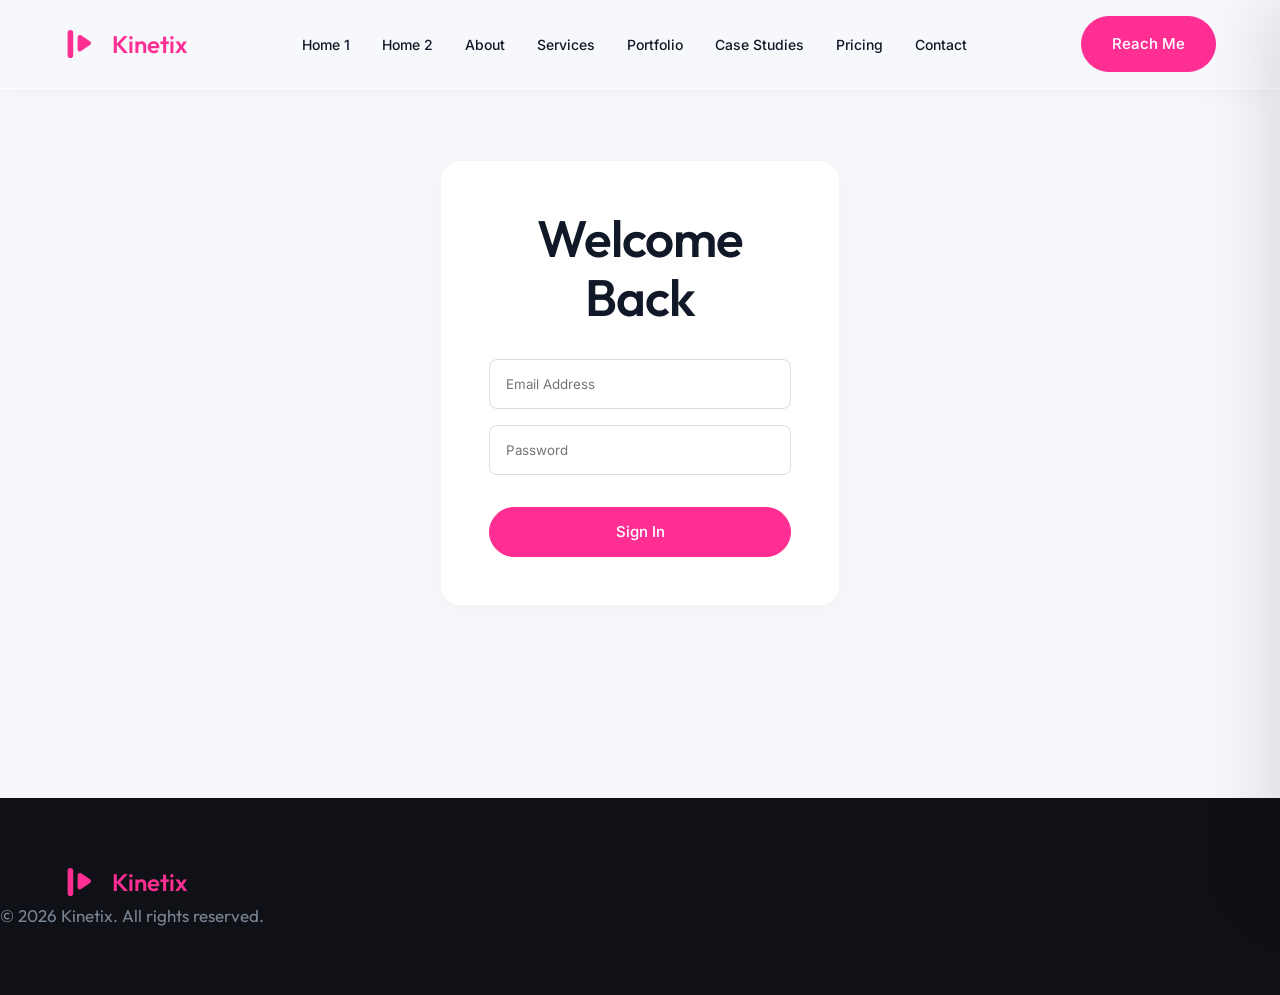
<file: login.html>
<!DOCTYPE html>
<html lang="en">
<head>
    <meta charset="UTF-8">
    <meta name="viewport" content="width=device-width, initial-scale=1.0">
    <title>Login | Freelance UI Motion Designer</title>
    <meta name="description" content="Award-Winning Motion UI Designer creating world-class interface motion and product animations.">
    <link rel="stylesheet" href="assets/css/style.css">
    <link rel="stylesheet" href="assets/css/dark-mode.css">
    <link rel="stylesheet" href="assets/css/rtl.css">
  <link rel="icon" type="image/svg+xml" href="assets/images/favicon.svg">
</head>
<body>
    <nav class="navbar">
        <a href="index.html" class="logo">
            <svg class="logo-icon" viewBox="0 0 40 40" fill="none" xmlns="http://www.w3.org/2000/svg"><path d="M8 6V34" stroke="var(--brand)" stroke-width="7" stroke-linecap="round"/><path d="M17 11.5C17 9.2 19.5 7.8 21.4 9.1L32.4 16.6C34.2 17.8 34.2 20.2 32.4 21.4L21.4 28.9C19.5 30.2 17 28.8 17 26.5V11.5Z" fill="url(#k-play-grad)"/><defs><linearGradient id="k-play-grad" x1="17" y1="9" x2="33" y2="29" gradientUnits="userSpaceOnUse"><stop stop-color="var(--accent)"/><stop offset="1" stop-color="var(--brand)"/></linearGradient></defs></svg>
            Kinetix
        </a>
        <ul class="nav-links">
            <li><a href="index.html">Home 1</a></li>
            <li><a href="home-2.html">Home 2</a></li>
            <li><a href="about.html">About</a></li>
            <li><a href="services.html">Services</a></li>
            <li><a href="portfolio.html">Portfolio</a></li>
            <li><a href="case-studies.html">Case Studies</a></li>
            <li><a href="pricing.html">Pricing</a></li>
            <li><a href="contact.html">Contact</a></li>
        </ul>
        <div class="nav-actions">
            <a href="contact.html" class="btn btn-primary">Reach Me</a>
            <button class="hamburger">
                <span></span>
                <span></span>
                <span></span>
            </button>
        </div>
    </nav>

    <div class="offcanvas">
  <button class="close-menu-btn" aria-label="Close menu">&times;</button>
        <div class="offcanvas-links">
            <a href="index.html">Home 1</a>
            <a href="home-2.html">Home 2</a>
            <a href="about.html">About</a>
            <a href="services.html">Services</a>
            <a href="portfolio.html">Portfolio</a>
            <a href="case-studies.html">Case Studies</a>
            <a href="pricing.html">Pricing</a>
            <a href="contact.html">Contact</a>
            <a href="contact.html" class="btn btn-primary" style="margin-top: 1rem;">Reach Me</a>
        </div>
    </div>

    <main>

    <section class="section" style="min-height: 80vh; display: flex; align-items: center; justify-content: center; padding-top: 10rem;">
        <div class="card reveal" style="width: 100%; max-width: 400px; padding: 3rem;">
            <h2 style="text-align: center; margin-bottom: 2rem;">Welcome Back</h2>
            <form style="display: flex; flex-direction: column; gap: 1rem;">
                <input type="email" placeholder="Email Address" style="padding: 1rem; border-radius: 8px; border: 1px solid #ddd; font-family: 'Inter';">
                <input type="password" placeholder="Password" style="padding: 1rem; border-radius: 8px; border: 1px solid #ddd; font-family: 'Inter';">
                <button type="submit" class="btn btn-primary" style="margin-top: 1rem; width: 100%;">Sign In</button>
            </form>
        </div>
    </section>

    </main>

    <footer style="background: var(--bg-dark); color: var(--white); padding: 4rem 0; margin-top: 4rem;">
        <div class="container" style="display: flex; justify-content: space-between; align-items: center; flex-wrap: wrap; gap: 2rem;">
            <a href="index.html" class="logo" style="color:var(--brand);">
                <svg class="logo-icon" viewBox="0 0 40 40" fill="none" xmlns="http://www.w3.org/2000/svg"><path d="M8 6V34" stroke="var(--brand)" stroke-width="7" stroke-linecap="round"/><path d="M17 11.5C17 9.2 19.5 7.8 21.4 9.1L32.4 16.6C34.2 17.8 34.2 20.2 32.4 21.4L21.4 28.9C19.5 30.2 17 28.8 17 26.5V11.5Z" fill="url(#k-play-grad)"/><defs><linearGradient id="k-play-grad" x1="17" y1="9" x2="33" y2="29" gradientUnits="userSpaceOnUse"><stop stop-color="var(--accent)"/><stop offset="1" stop-color="var(--brand)"/></linearGradient></defs></svg>
                Kinetix
            </div>
            <p style="color: var(--muted); margin: 0;">&copy; 2026 Kinetix. All rights reserved.</p>
        </div>
    </footer>

    <script src="assets/js/main.js"></script>



<!-- FOOLPROOF BACK TO TOP -->
<style>
.b2t-fixed {
  position: fixed;
  bottom: 2rem;
  right: 2rem;
  width: 50px;
  height: 50px;
  border-radius: 50%;
  background: var(--brand, #FF2E93);
  color: #fff;
  border: none;
  display: flex;
  align-items: center;
  justify-content: center;
  cursor: pointer;
  z-index: 890;
  opacity: 0;
  visibility: hidden;
  transform: translateY(20px);
  transition: all 0.3s ease;
  box-shadow: 0 4px 12px rgba(255, 46, 147, 0.3);
}
.b2t-fixed.show {
  opacity: 1;
  visibility: visible;
  transform: translateY(0);
}
.b2t-fixed:hover {
  background: #E62280;
  box-shadow: 0 8px 24px rgba(255, 46, 147, 0.5);
  transform: translateY(-4px);
}
</style>
<button class="b2t-fixed" id="b2t-btn" aria-label="Back to Top">
  <svg viewBox="0 0 24 24" width="24" height="24" fill="none" stroke="currentColor" stroke-width="2" stroke-linecap="round" stroke-linejoin="round"><path d="M12 19V5M5 12l7-7 7 7"/></svg>
</button>
<script>
  (function() {
    var btn = document.getElementById('b2t-btn');
    if (btn) {
      window.addEventListener('scroll', function() {
        if (window.scrollY > 50) {
          btn.classList.add('show');
        } else {
          btn.classList.remove('show');
        }
      });
      btn.addEventListener('click', function() {
        window.scrollTo({ top: 0, behavior: 'smooth' });
      });
    }
  })();
</script>

</body>
</html>
</file>
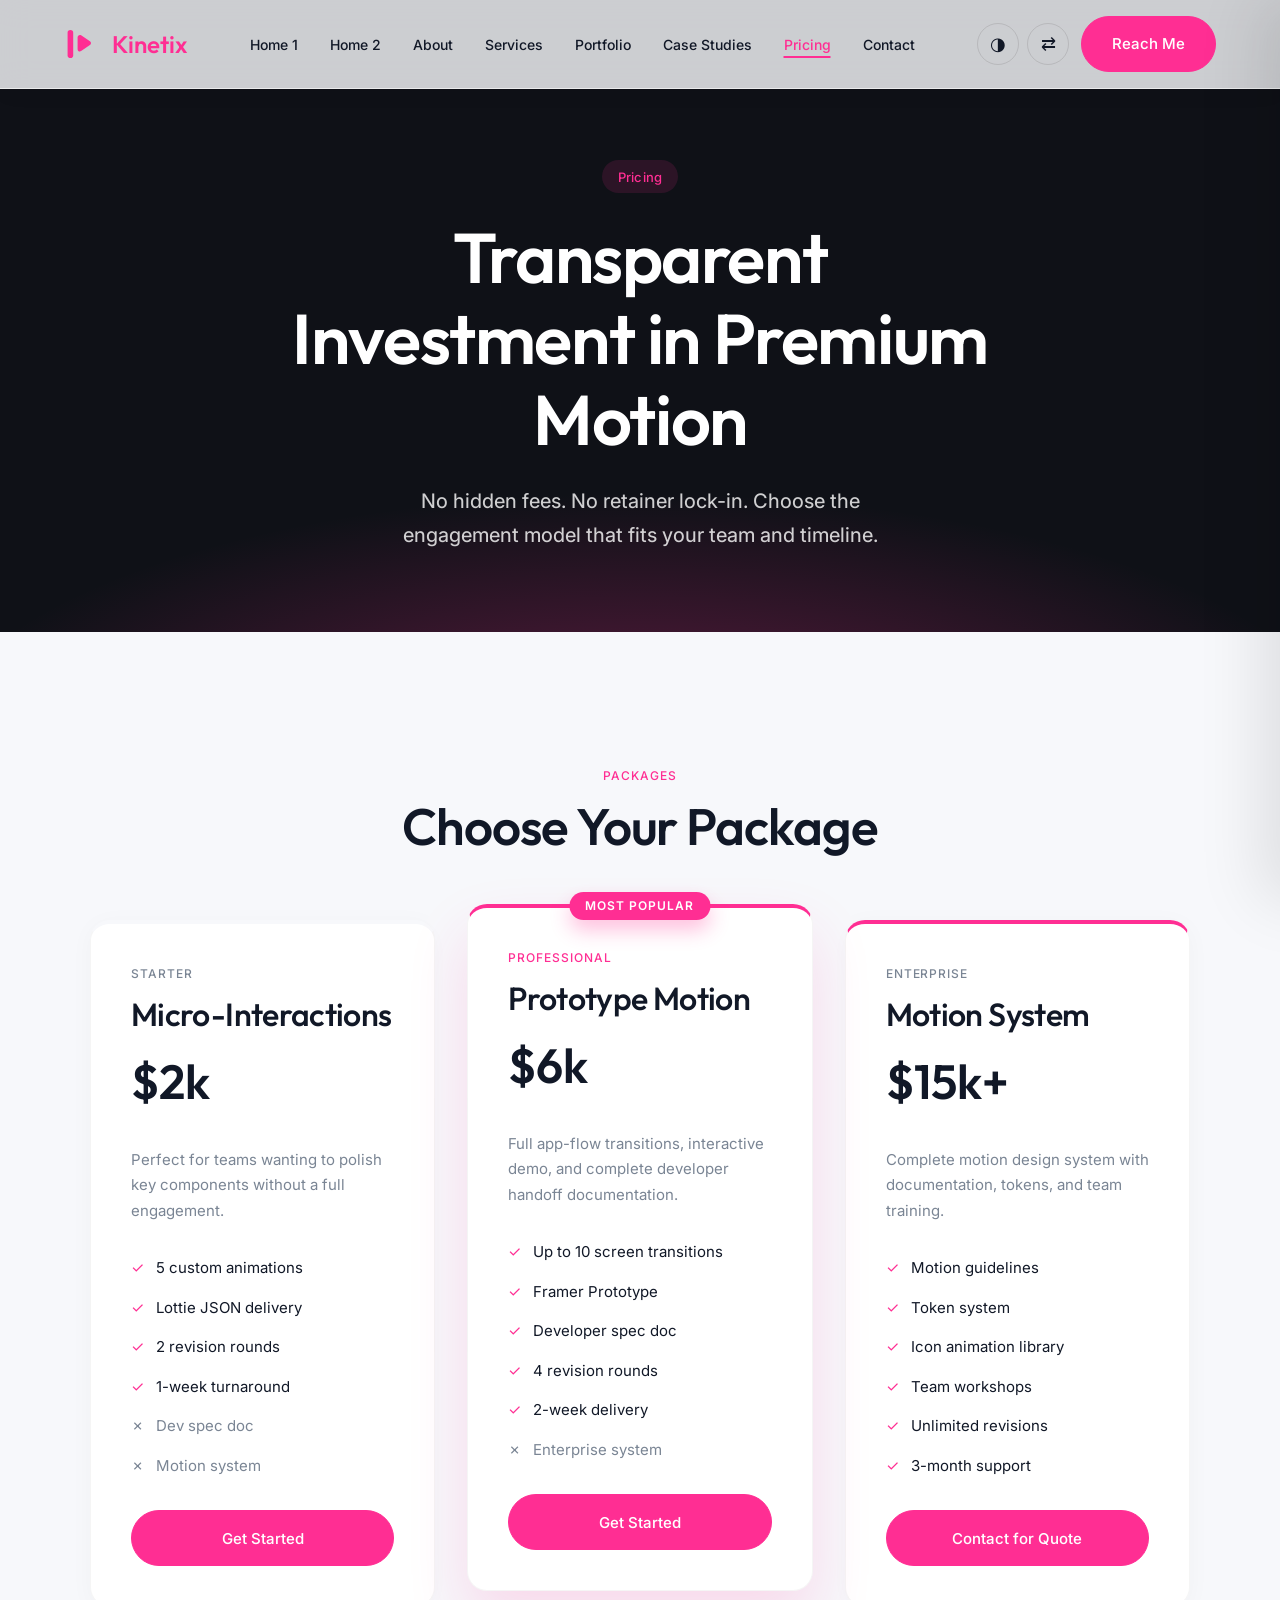
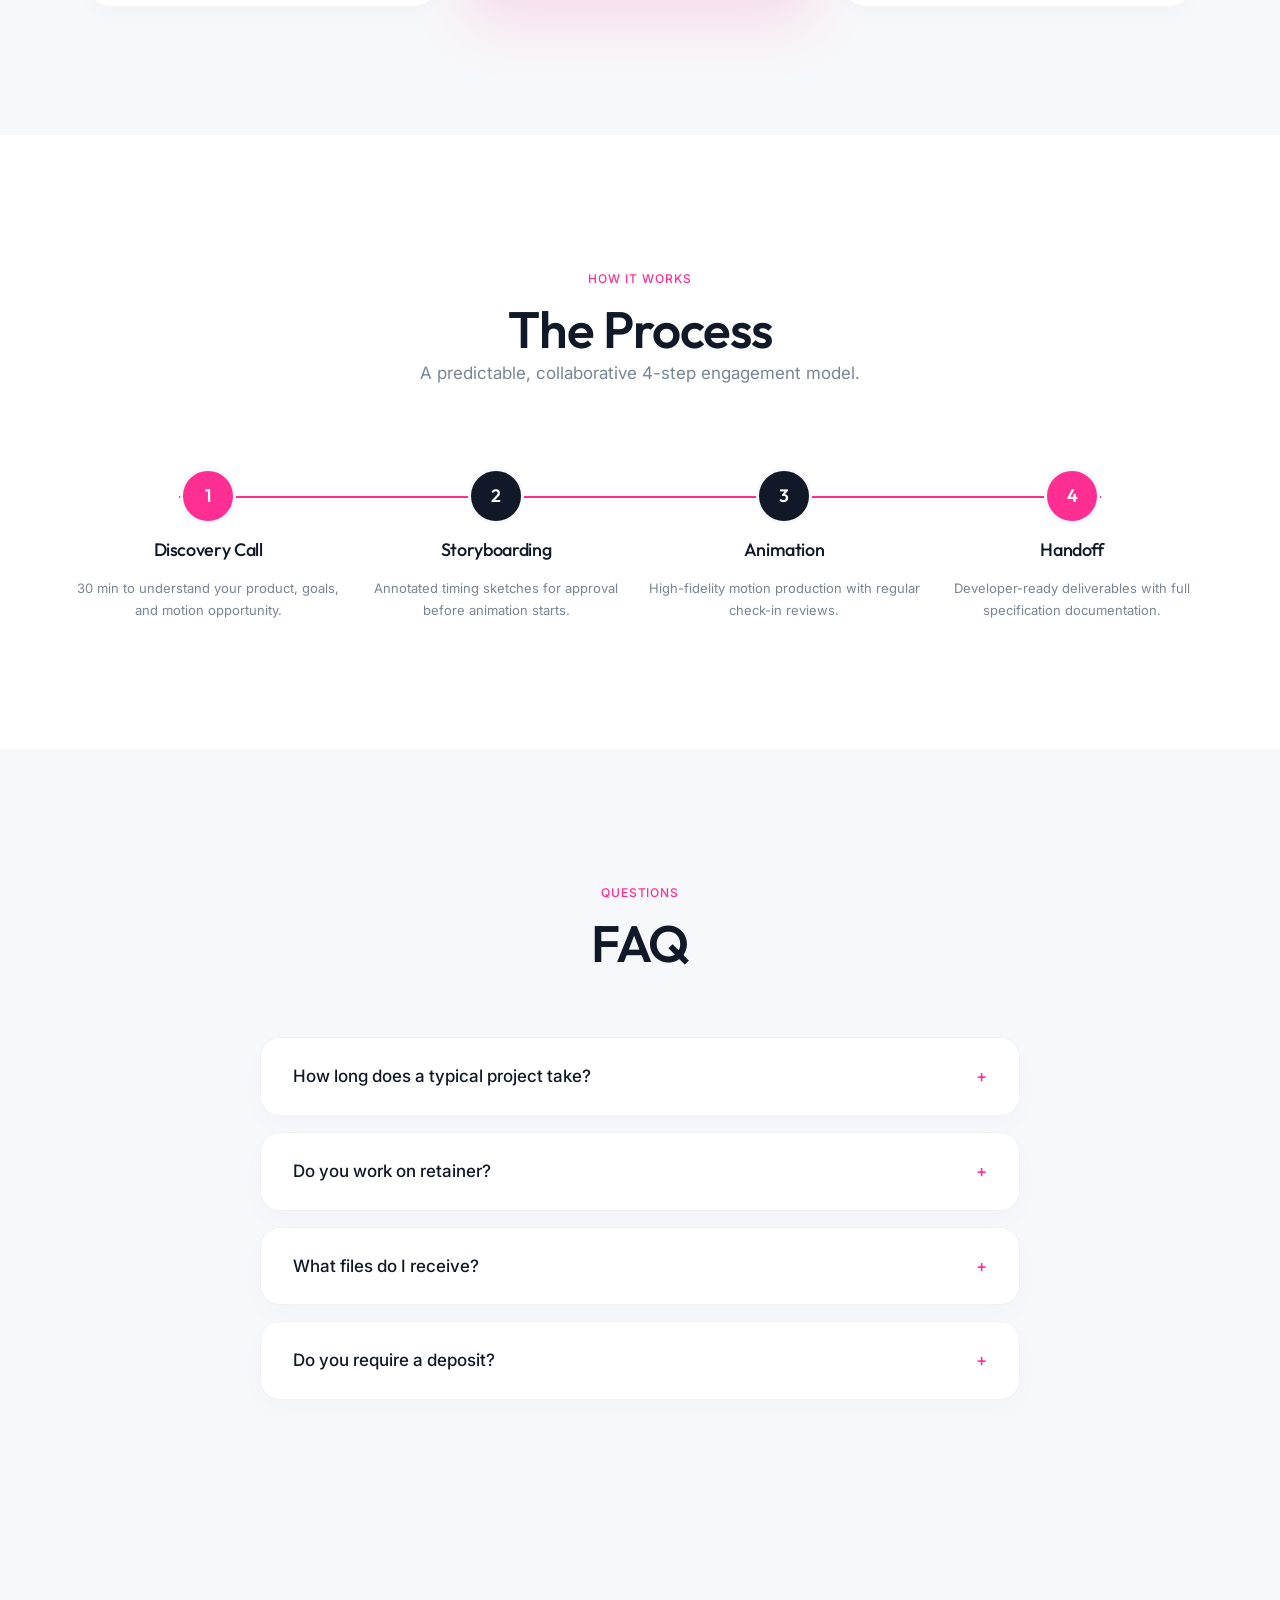
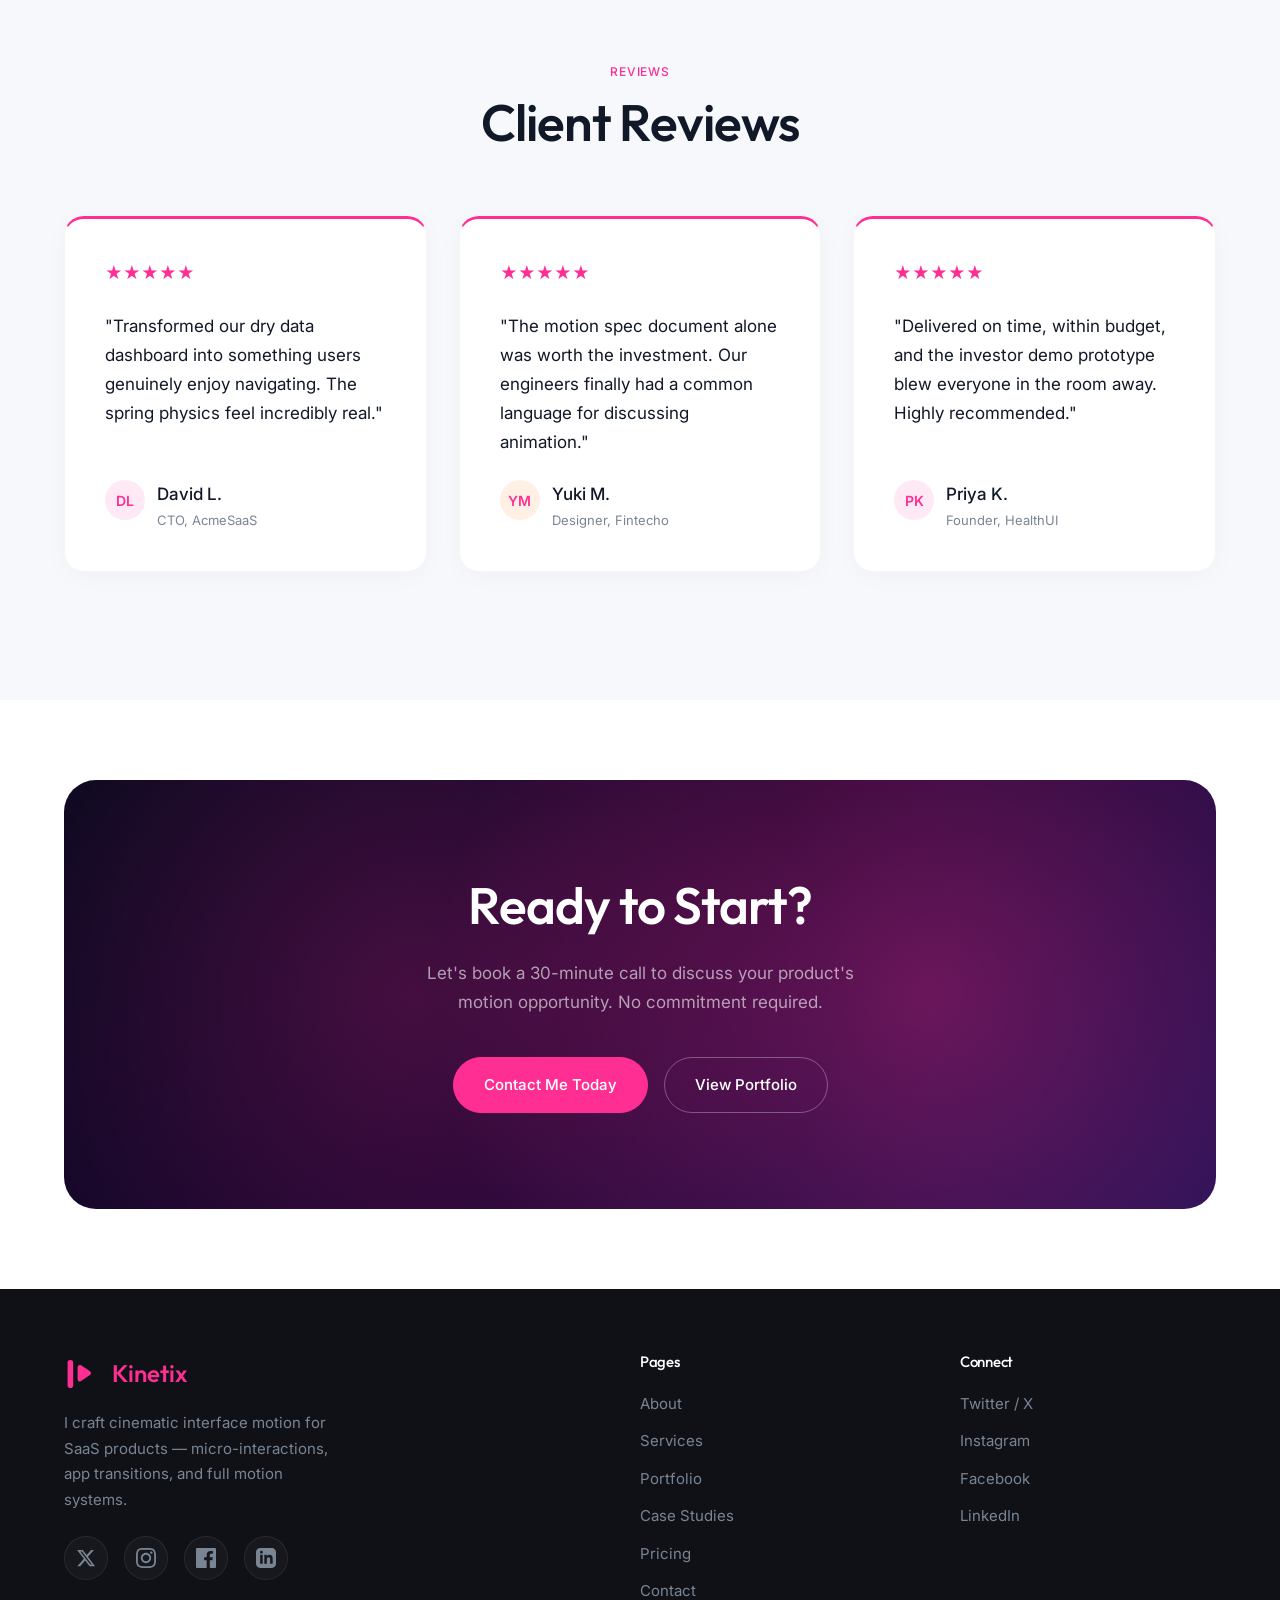
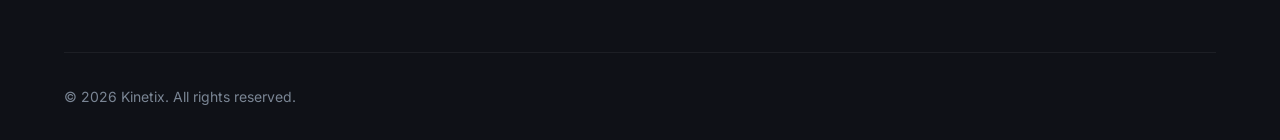
<file: pricing.html>
<!DOCTYPE html>
<html lang="en">
<head>
  <meta charset="UTF-8"><meta name="viewport" content="width=device-width, initial-scale=1.0">
  <title>Pricing – Motion Design Investment</title>
  <meta name="description" content="Transparent motion design pricing. Micro-interaction, prototype, and enterprise motion system packages.">
  <link rel="stylesheet" href="assets/css/style.css">
  <link rel="stylesheet" href="assets/css/dark-mode.css">
  <link rel="stylesheet" href="assets/css/rtl.css">
  <link rel="icon" type="image/svg+xml" href="assets/images/favicon.svg">
</head>
<body>
<div class="cursor-glow"></div>
<nav class="navbar">
  <a href="index.html" class="logo"><svg class="logo-icon" viewBox="0 0 40 40" fill="none" xmlns="http://www.w3.org/2000/svg"><path d="M8 6V34" stroke="var(--brand)" stroke-width="7" stroke-linecap="round"/><path d="M17 11.5C17 9.2 19.5 7.8 21.4 9.1L32.4 16.6C34.2 17.8 34.2 20.2 32.4 21.4L21.4 28.9C19.5 30.2 17 28.8 17 26.5V11.5Z" fill="url(#k-play-grad)"/><defs><linearGradient id="k-play-grad" x1="17" y1="9" x2="33" y2="29" gradientUnits="userSpaceOnUse"><stop stop-color="var(--accent)"/><stop offset="1" stop-color="var(--brand)"/></linearGradient></defs></svg>Kinetix</a>
  <ul class="nav-links">
    <li><a href="index.html">Home 1</a></li><li><a href="home-2.html">Home 2</a></li>
    <li><a href="about.html">About</a></li><li><a href="services.html">Services</a></li>
    <li><a href="portfolio.html">Portfolio</a></li><li><a href="case-studies.html">Case Studies</a></li>
    <li><a href="pricing.html" class="active">Pricing</a></li><li><a href="contact.html">Contact</a></li>
  </ul>
  <div class="nav-actions">
    <div style="display:flex;gap:0.5rem;">
      <button class="nav-icon-btn dm-toggle-btn" aria-label="Toggle Dark Mode">◑</button>
      <button class="nav-icon-btn rtl-toggle-btn" aria-label="Toggle RTL">⇄</button>
    </div>
    <a href="contact.html" class="btn btn-primary">Reach Me</a>
    <button class="hamburger"><div class="hamburger-icon"><span></span><span></span><span></span></div></button>
  </div>
</nav>
<div class="offcanvas-overlay"></div>
<div class="offcanvas">
  <button class="close-menu-btn" aria-label="Close menu">&times;</button>
  <div class="offcanvas-links">
    <a href="index.html">Home 1</a><a href="home-2.html">Home 2</a><a href="about.html">About</a>
    <a href="services.html">Services</a><a href="portfolio.html">Portfolio</a>
    <a href="case-studies.html">Case Studies</a><a href="pricing.html">Pricing</a><a href="contact.html">Contact</a>
  </div>
  <div class="offcanvas-footer">
    <div style="display:flex;gap:1rem;margin-bottom:1rem;justify-content:center;">
      <button class="nav-icon-btn dm-toggle-btn" aria-label="Toggle Dark Mode">◑</button>
      <button class="nav-icon-btn rtl-toggle-btn" aria-label="Toggle RTL">⇄</button>
    </div>
    <a href="contact.html" class="btn btn-primary" style="width:100%;justify-content:center;">Reach Me</a>
  </div>
</div>

<main>

<!-- HERO -->
<section class="hero-compact">
  <div class="container reveal" style="position:relative;z-index:2;">
    <span class="pill pill-accent" style="display:inline-block;margin-bottom:1.5rem;">Pricing</span>
    <h1 style="color:#ffffff;max-width:700px;margin:0 auto 1.5rem;">Transparent Investment in Premium Motion</h1>
    <p class="lead" style="color:var(--muted);max-width:520px;margin:0 auto;">No hidden fees. No retainer lock-in. Choose the engagement model that fits your team and timeline.</p>
  </div>
</section>

<!-- SECTION 1 — Packages (3 pricing cards, center highlighted) -->
<section class="section" style="background:var(--bg-light);">
  <div class="container">
    <div class="reveal" style="text-align:center;margin-bottom:4rem;">
      <span class="label">Packages</span>
      <h2 style="margin-top:0.5rem;">Choose Your Package</h2>
    </div>
    <div class="grid grid-3" style="align-items:start;gap:2rem;max-width:1100px;margin:0 auto;position:relative;">
      <!-- Starter -->
      <div class="card reveal" style="border-top:4px solid var(--bg-light);display:flex;flex-direction:column;height:100%;">
        <span class="label" style="color:var(--muted);margin-bottom:0.75rem;">Starter</span>
        <h3 style="margin-bottom:0.5rem;">Micro-Interactions</h3>
        <div style="display:flex;align-items:baseline;gap:0.25rem;margin-bottom:1.5rem;">
          <span style="font-family:'Outfit';font-weight:580;font-size:3rem;">$2k</span>
        </div>
        <p style="margin-bottom:2rem;font-size:0.9375rem;">Perfect for teams wanting to polish key components without a full engagement.</p>
        <ul style="display:flex;flex-direction:column;gap:0.875rem;margin-bottom:2rem;flex:1;">
          <li style="display:flex;gap:0.75rem;font-size:0.9375rem;"><span style="color:var(--accent);flex-shrink:0;">✓</span> 5 custom animations</li>
          <li style="display:flex;gap:0.75rem;font-size:0.9375rem;"><span style="color:var(--accent);flex-shrink:0;">✓</span> Lottie JSON delivery</li>
          <li style="display:flex;gap:0.75rem;font-size:0.9375rem;"><span style="color:var(--accent);flex-shrink:0;">✓</span> 2 revision rounds</li>
          <li style="display:flex;gap:0.75rem;font-size:0.9375rem;"><span style="color:var(--accent);flex-shrink:0;">✓</span> 1-week turnaround</li>
          <li style="display:flex;gap:0.75rem;font-size:0.9375rem;color:var(--muted);"><span>✗</span> Dev spec doc</li>
          <li style="display:flex;gap:0.75rem;font-size:0.9375rem;color:var(--muted);"><span>✗</span> Motion system</li>
        </ul>
        <a href="contact.html" class="btn btn-primary" style="margin-top:auto;width:100%;justify-content:center;">Get Started</a>
      </div>
      <!-- Pro (featured) -->
      <div class="card reveal reveal-delay-1" style="border-top:4px solid var(--accent);transform:translateY(-16px);box-shadow:0 30px 60px rgba(255,46,147,0.15);display:flex;flex-direction:column;z-index:2;position:relative;height:100%;">
        <span style="position:absolute;top:-16px;left:50%;transform:translateX(-50%);margin:0;white-space:nowrap;box-shadow:0 10px 20px rgba(255,46,147,0.3);z-index:3;background:var(--accent);color:#ffffff;padding:0.25rem 1rem;border-radius:99px;font-size:0.75rem;font-weight:600;text-transform:uppercase;letter-spacing:1px;">Most Popular</span>
        <span class="label" style="color:var(--accent);margin-bottom:0.75rem;">Professional</span>
        <h3 style="margin-bottom:0.5rem;">Prototype Motion</h3>
        <div style="display:flex;align-items:baseline;gap:0.25rem;margin-bottom:1.5rem;">
          <span style="font-family:'Outfit';font-weight:580;font-size:3rem;">$6k</span>
        </div>
        <p style="margin-bottom:2rem;font-size:0.9375rem;">Full app-flow transitions, interactive demo, and complete developer handoff documentation.</p>
        <ul style="display:flex;flex-direction:column;gap:0.875rem;margin-bottom:2rem;flex:1;">
          <li style="display:flex;gap:0.75rem;font-size:0.9375rem;"><span style="color:var(--accent);flex-shrink:0;">✓</span> Up to 10 screen transitions</li>
          <li style="display:flex;gap:0.75rem;font-size:0.9375rem;"><span style="color:var(--accent);flex-shrink:0;">✓</span> Framer Prototype</li>
          <li style="display:flex;gap:0.75rem;font-size:0.9375rem;"><span style="color:var(--accent);flex-shrink:0;">✓</span> Developer spec doc</li>
          <li style="display:flex;gap:0.75rem;font-size:0.9375rem;"><span style="color:var(--accent);flex-shrink:0;">✓</span> 4 revision rounds</li>
          <li style="display:flex;gap:0.75rem;font-size:0.9375rem;"><span style="color:var(--accent);flex-shrink:0;">✓</span> 2-week delivery</li>
          <li style="display:flex;gap:0.75rem;font-size:0.9375rem;color:var(--muted);"><span>✗</span> Enterprise system</li>
        </ul>
        <a href="contact.html" class="btn btn-primary" style="margin-top:auto;width:100%;justify-content:center;">Get Started</a>
      </div>
      <!-- Enterprise -->
      <div class="card reveal reveal-delay-2" style="border-top:4px solid var(--highlight);display:flex;flex-direction:column;height:100%;">
        <span class="label" style="color:var(--muted);margin-bottom:0.75rem;">Enterprise</span>
        <h3 style="margin-bottom:0.5rem;">Motion System</h3>
        <div style="display:flex;align-items:baseline;gap:0.25rem;margin-bottom:1.5rem;">
          <span style="font-family:'Outfit';font-weight:580;font-size:3rem;">$15k+</span>
        </div>
        <p style="margin-bottom:2rem;font-size:0.9375rem;">Complete motion design system with documentation, tokens, and team training.</p>
        <ul style="display:flex;flex-direction:column;gap:0.875rem;margin-bottom:2rem;flex:1;">
          <li style="display:flex;gap:0.75rem;font-size:0.9375rem;"><span style="color:var(--highlight);flex-shrink:0;">✓</span> Motion guidelines</li>
          <li style="display:flex;gap:0.75rem;font-size:0.9375rem;"><span style="color:var(--highlight);flex-shrink:0;">✓</span> Token system</li>
          <li style="display:flex;gap:0.75rem;font-size:0.9375rem;"><span style="color:var(--highlight);flex-shrink:0;">✓</span> Icon animation library</li>
          <li style="display:flex;gap:0.75rem;font-size:0.9375rem;"><span style="color:var(--highlight);flex-shrink:0;">✓</span> Team workshops</li>
          <li style="display:flex;gap:0.75rem;font-size:0.9375rem;"><span style="color:var(--highlight);flex-shrink:0;">✓</span> Unlimited revisions</li>
          <li style="display:flex;gap:0.75rem;font-size:0.9375rem;"><span style="color:var(--highlight);flex-shrink:0;">✓</span> 3-month support</li>
        </ul>
        <a href="contact.html" class="btn btn-primary" style="margin-top:auto;width:100%;justify-content:center;">Contact for Quote</a>
      </div>
    </div>
  </div>
</section>

<!-- SECTION 2 — Process (horizontal step flow) -->
<section class="section" style="background:var(--white);">
  <div class="container">
    <div class="reveal" style="text-align:center;margin-bottom:5rem;">
      <span class="label">How It Works</span>
      <h2 style="margin-top:0.5rem;">The Process</h2>
      <p>A predictable, collaborative 4-step engagement model.</p>
    </div>
    <div class="step-flow reveal">
      <div class="step-item">
        <div class="step-num" style="background:var(--accent);">1</div>
        <h4>Discovery Call</h4>
        <p class="caption">30 min to understand your product, goals, and motion opportunity.</p>
      </div>
      <div class="step-item">
        <div class="step-num" style="background:var(--primary);">2</div>
        <h4>Storyboarding</h4>
        <p class="caption">Annotated timing sketches for approval before animation starts.</p>
      </div>
      <div class="step-item">
        <div class="step-num" style="background:var(--primary);">3</div>
        <h4>Animation</h4>
        <p class="caption">High-fidelity motion production with regular check-in reviews.</p>
      </div>
      <div class="step-item">
        <div class="step-num" style="background:var(--highlight);">4</div>
        <h4>Handoff</h4>
        <p class="caption">Developer-ready deliverables with full specification documentation.</p>
      </div>
    </div>
  </div>
</section>

<!-- SECTION 3 — FAQ (dark accordion) -->
<section class="section" style="background:var(--bg-light);">
  <style>
  .faq-card {
    background: var(--white);
    border: 1px solid rgba(0,0,0,0.05);
    box-shadow: 0 10px 30px rgba(0,0,0,0.02);
    border-radius: 20px;
    transition: all 0.3s ease;
  }
  [data-theme="dark"] .faq-card {
    background: rgba(255,255,255,0.05);
    border-color: rgba(255,255,255,0.1);
    box-shadow: none;
  }
  </style>
  <div class="container">
    <div class="reveal" style="text-align:center;margin-bottom:4rem;">
      <span class="label" style="color:var(--highlight);">Questions</span>
      <h2 style="margin-top:0.5rem;">FAQ</h2>
    </div>
    <div style="max-width:760px;margin:0 auto;display:flex;flex-direction:column;gap:1rem;">
      <details class="reveal faq-card" style="padding:1.5rem 2rem;cursor:pointer;">
        <summary style="font-weight:500;list-style:none;display:flex;justify-content:space-between;">How long does a typical project take? <span style="color:var(--accent);">+</span></summary>
        <p style="margin-top:1rem;">Micro-interaction packages: 1-2 weeks. Prototype motion projects: 2-4 weeks. Enterprise systems: 6-10 weeks with iterative reviews.</p>
      </details>
      <details class="reveal reveal-delay-1 faq-card" style="padding:1.5rem 2rem;cursor:pointer;">
        <summary style="font-weight:500;list-style:none;display:flex;justify-content:space-between;">Do you work on retainer? <span style="color:var(--accent);">+</span></summary>
        <p style="margin-top:1rem;">Yes, for select enterprise clients requiring ongoing motion system maintenance, icon updates, or new screen animations each sprint.</p>
      </details>
      <details class="reveal reveal-delay-2 faq-card" style="padding:1.5rem 2rem;cursor:pointer;">
        <summary style="font-weight:500;list-style:none;display:flex;justify-content:space-between;">What files do I receive? <span style="color:var(--accent);">+</span></summary>
        <p style="margin-top:1rem;">Depending on package: Figma source files, Protopie / Framer prototypes, Lottie JSON files, CSS custom properties, React Framer Motion code snippets, and a full PDF motion spec.</p>
      </details>
      <details class="reveal reveal-delay-3 faq-card" style="padding:1.5rem 2rem;cursor:pointer;">
        <summary style="font-weight:500;list-style:none;display:flex;justify-content:space-between;">Do you require a deposit? <span style="color:var(--accent);">+</span></summary>
        <p style="margin-top:1rem;">Yes — 50% upfront to schedule and begin work, 50% upon delivery and final approval.</p>
      </details>
    </div>
  </div>
</section>

<!-- SECTION 4 — Client Reviews (staggered quotes) -->
<section class="section" style="background:var(--bg-light);">
  <div class="container">
    <div class="reveal" style="text-align:center;margin-bottom:4rem;">
      <span class="label">Reviews</span>
      <h2 style="margin-top:0.5rem;">Client Reviews</h2>
    </div>
    <div class="grid grid-3">
      <div class="card reveal" style="border-top:3px solid var(--accent); display:flex; flex-direction:column; height:100%;">
        <div style="display:flex;gap:0.25rem;margin-bottom:1.5rem;">
          <span style="color:var(--highlight);">★★★★★</span>
        </div>
        <p style="color:var(--primary);margin-bottom:1.5rem;">"Transformed our dry data dashboard into something users genuinely enjoy navigating. The spring physics feel incredibly real."</p>
        <div style="display:flex;align-items:flex-start;gap:0.75rem;margin-top:auto;">
          <div style="width:40px;height:40px;border-radius:50%;background:rgba(255,46,147,0.1);flex-shrink:0;display:flex;align-items:center;justify-content:center;color:var(--accent);font-weight:600;font-size:0.875rem;">DL</div>
          <div><div style="font-weight:500;">David L.</div><div class="caption">CTO, AcmeSaaS</div></div>
        </div>
      </div>
      <div class="card reveal reveal-delay-1" style="border-top:3px solid var(--highlight); display:flex; flex-direction:column; height:100%;">
        <div style="display:flex;gap:0.25rem;margin-bottom:1.5rem;">
          <span style="color:var(--highlight);">★★★★★</span>
        </div>
        <p style="color:var(--primary);margin-bottom:1.5rem;">"The motion spec document alone was worth the investment. Our engineers finally had a common language for discussing animation."</p>
        <div style="display:flex;align-items:flex-start;gap:0.75rem;margin-top:auto;">
          <div style="width:40px;height:40px;border-radius:50%;background:rgba(255,107,0,0.1);flex-shrink:0;display:flex;align-items:center;justify-content:center;color:var(--highlight);font-weight:600;font-size:0.875rem;">YM</div>
          <div><div style="font-weight:500;">Yuki M.</div><div class="caption">Designer, Fintecho</div></div>
        </div>
      </div>
      <div class="card reveal reveal-delay-2" style="border-top:3px solid var(--accent); display:flex; flex-direction:column; height:100%;">
        <div style="display:flex;gap:0.25rem;margin-bottom:1.5rem;">
          <span style="color:var(--highlight);">★★★★★</span>
        </div>
        <p style="color:var(--primary);margin-bottom:1.5rem;">"Delivered on time, within budget, and the investor demo prototype blew everyone in the room away. Highly recommended."</p>
        <div style="display:flex;align-items:flex-start;gap:0.75rem;margin-top:auto;">
          <div style="width:40px;height:40px;border-radius:50%;background:rgba(255,46,147,0.1);flex-shrink:0;display:flex;align-items:center;justify-content:center;color:#FF2E93;font-weight:600;font-size:0.875rem;">PK</div>
          <div><div style="font-weight:500;">Priya K.</div><div class="caption">Founder, HealthUI</div></div>
        </div>
      </div>
    </div>
  </div>
</section>

<!-- SECTION 5 — CTA -->
<section class="section-sm" style="padding:5rem 0;background:var(--white);">
  <div class="container">
    <div class="cta-banner reveal">
      <div style="position:relative;z-index:2;">
        <h2 style="color:#ffffff;margin-bottom:1.5rem;">Ready to Start?</h2>
        <p style="color:rgba(255,255,255,0.6);margin-bottom:2.5rem;max-width:480px;margin-inline:auto;">Let's book a 30-minute call to discuss your product's motion opportunity. No commitment required.</p>
        <div style="display:flex;gap:1rem;justify-content:center;flex-wrap:wrap;">
          <a href="contact.html" class="btn btn-primary">Contact Me Today</a>
          <a href="portfolio.html" class="btn btn-outline-white">View Portfolio</a>
        </div>
      </div>
    </div>
  </div>
</section>

</main>

<!-- ===== FOOTER ===== -->
<footer>
  <div class="container">
    <div class="footer-grid">
      <div>
        <a href="index.html" class="logo" style="color:var(--brand);margin-bottom:1rem;"><svg class="logo-icon" viewBox="0 0 40 40" fill="none" xmlns="http://www.w3.org/2000/svg"><path d="M8 6V34" stroke="var(--brand)" stroke-width="7" stroke-linecap="round"/><path d="M17 11.5C17 9.2 19.5 7.8 21.4 9.1L32.4 16.6C34.2 17.8 34.2 20.2 32.4 21.4L21.4 28.9C19.5 30.2 17 28.8 17 26.5V11.5Z" fill="url(#k-play-grad)"/><defs><linearGradient id="k-play-grad" x1="17" y1="9" x2="33" y2="29" gradientUnits="userSpaceOnUse"><stop stop-color="var(--accent)"/><stop offset="1" stop-color="var(--brand)"/></linearGradient></defs></svg>Kinetix</a>
        <p style="max-width:280px;font-size:0.9375rem;">I craft cinematic interface motion for SaaS products — micro-interactions, app transitions, and full motion systems.</p>
        <div class="social-icons" >
          <a href="#" class="social-icon" aria-label="X (Twitter)" ><svg width="20" height="20" viewBox="0 0 24 24" fill="currentColor"><path d="M18.244 2.25h3.308l-7.227 8.26 8.502 11.24H16.17l-5.214-6.817L4.99 21.75H1.68l7.73-8.835L1.254 2.25H8.08l4.713 6.231zm-1.161 17.52h1.833L7.084 4.126H5.117z"/></svg></a>
          <a href="#" class="social-icon" aria-label="Instagram" ><svg width="20" height="20" viewBox="0 0 24 24" fill="currentColor"><path d="M12 2.163c3.204 0 3.584.012 4.85.07 3.252.148 4.771 1.691 4.919 4.919.058 1.265.069 1.645.069 4.849 0 3.205-.012 3.584-.069 4.849-.149 3.225-1.664 4.771-4.919 4.919-1.266.058-1.644.07-4.85.07-3.204 0-3.584-.012-4.849-.07-3.26-.149-4.771-1.699-4.919-4.92-.058-1.265-.07-1.644-.07-4.849 0-3.204.013-3.583.07-4.849.149-3.227 1.664-4.771 4.919-4.919 1.266-.057 1.645-.069 4.849-.069zm0-2.163c-3.259 0-3.667.014-4.947.072-4.358.2-6.78 2.618-6.98 6.98-.059 1.281-.073 1.689-.073 4.948 0 3.259.014 3.668.072 4.948.2 4.358 2.618 6.78 6.98 6.98 1.281.058 1.689.072 4.948.072 3.259 0 3.668-.014 4.948-.072 4.354-.2 6.782-2.618 6.979-6.98.059-1.28.073-1.689.073-4.948 0-3.259-.014-3.667-.072-4.947-.196-4.354-2.617-6.78-6.979-6.98-1.281-.059-1.69-.073-4.949-.073zm0 5.838c-3.403 0-6.162 2.759-6.162 6.162s2.759 6.163 6.162 6.163 6.162-2.759 6.162-6.163c0-3.403-2.759-6.162-6.162-6.162zm0 10.162c-2.209 0-4-1.79-4-4 0-2.209 1.791-4 4-4s4 1.791 4 4c0 2.21-1.791 4-4 4zm6.406-11.845c-.796 0-1.441.645-1.441 1.44s.645 1.44 1.441 1.44c.795 0 1.439-.645 1.439-1.44s-.644-1.44-1.439-1.44z"/></svg></a>
          <a href="#" class="social-icon" aria-label="Facebook" ><svg width="20" height="20" viewBox="0 0 24 24" fill="currentColor"><path d="M22.675 0h-21.35C.597 0 0 .597 0 1.325v21.351C0 23.403.597 24 1.325 24H12.82v-9.294H9.692v-3.622h3.128V8.413c0-3.1 1.893-4.788 4.659-4.788 1.325 0 2.463.099 2.795.143v3.24l-1.918.001c-1.504 0-1.795.715-1.795 1.763v2.313h3.587l-.467 3.622h-3.12V24h6.116c.73 0 1.323-.597 1.323-1.324V1.325C24 .597 23.403 0 22.675 0z"/></svg></a>
          <a href="#" class="social-icon" aria-label="LinkedIn" ><svg width="20" height="20" viewBox="0 0 24 24" fill="currentColor"><path d="M19 0h-14c-2.761 0-5 2.239-5 5v14c0 2.761 2.239 5 5 5h14c2.762 0 5-2.239 5-5v-14c0-2.761-2.238-5-5-5zm-11 19h-3v-11h3v11zm-1.5-12.268c-.966 0-1.75-.79-1.75-1.764s.784-1.764 1.75-1.764 1.75.79 1.75 1.764-.783 1.764-1.75 1.764zm13.5 12.268h-3v-5.604c0-3.368-4-3.113-4 0v5.604h-3v-11h3v1.765c1.396-2.586 7-2.777 7 2.476v6.759z"/></svg></a>
        </div>
      </div>
      <div>
        <h5 style="color:#ffffff;margin-bottom:1.25rem;">Pages</h5>
        <div class="footer-links">
          <a href="about.html">About</a><a href="services.html">Services</a>
          <a href="portfolio.html">Portfolio</a><a href="case-studies.html">Case Studies</a>
          <a href="pricing.html">Pricing</a><a href="contact.html">Contact</a>
        </div>
      </div>
      <div>
        <h5 style="color:#ffffff;margin-bottom:1.25rem;">Connect</h5>
        <div class="footer-links">
          <a href="#">Twitter / X</a><a href="#">Instagram</a>
          <a href="#">Facebook</a><a href="#">LinkedIn</a>
        </div>
      </div>
    </div>
    <div class="footer-bottom">
      <p style="margin:0;font-size:0.875rem;">&copy; 2026 Kinetix. All rights reserved.</p>
      
    </div>
  </div>
</footer>
<script src="assets/js/main.js"></script>



<!-- FOOLPROOF BACK TO TOP -->
<style>
.b2t-fixed {
  position: fixed;
  bottom: 2rem;
  right: 2rem;
  width: 50px;
  height: 50px;
  border-radius: 50%;
  background: var(--brand, #FF2E93);
  color: #fff;
  border: none;
  display: flex;
  align-items: center;
  justify-content: center;
  cursor: pointer;
  z-index: 890;
  opacity: 0;
  visibility: hidden;
  transform: translateY(20px);
  transition: all 0.3s ease;
  box-shadow: 0 4px 12px rgba(255, 46, 147, 0.3);
}
.b2t-fixed.show {
  opacity: 1;
  visibility: visible;
  transform: translateY(0);
}
.b2t-fixed:hover {
  background: #E62280;
  box-shadow: 0 8px 24px rgba(255, 46, 147, 0.5);
  transform: translateY(-4px);
}
</style>
<button class="b2t-fixed" id="b2t-btn" aria-label="Back to Top">
  <svg viewBox="0 0 24 24" width="24" height="24" fill="none" stroke="currentColor" stroke-width="2" stroke-linecap="round" stroke-linejoin="round"><path d="M12 19V5M5 12l7-7 7 7"/></svg>
</button>
<script>
  (function() {
    var btn = document.getElementById('b2t-btn');
    if (btn) {
      window.addEventListener('scroll', function() {
        if (window.scrollY > 50) {
          btn.classList.add('show');
        } else {
          btn.classList.remove('show');
        }
      });
      btn.addEventListener('click', function() {
        window.scrollTo({ top: 0, behavior: 'smooth' });
      });
    }
  })();
</script>

</body>
</html>
</file>
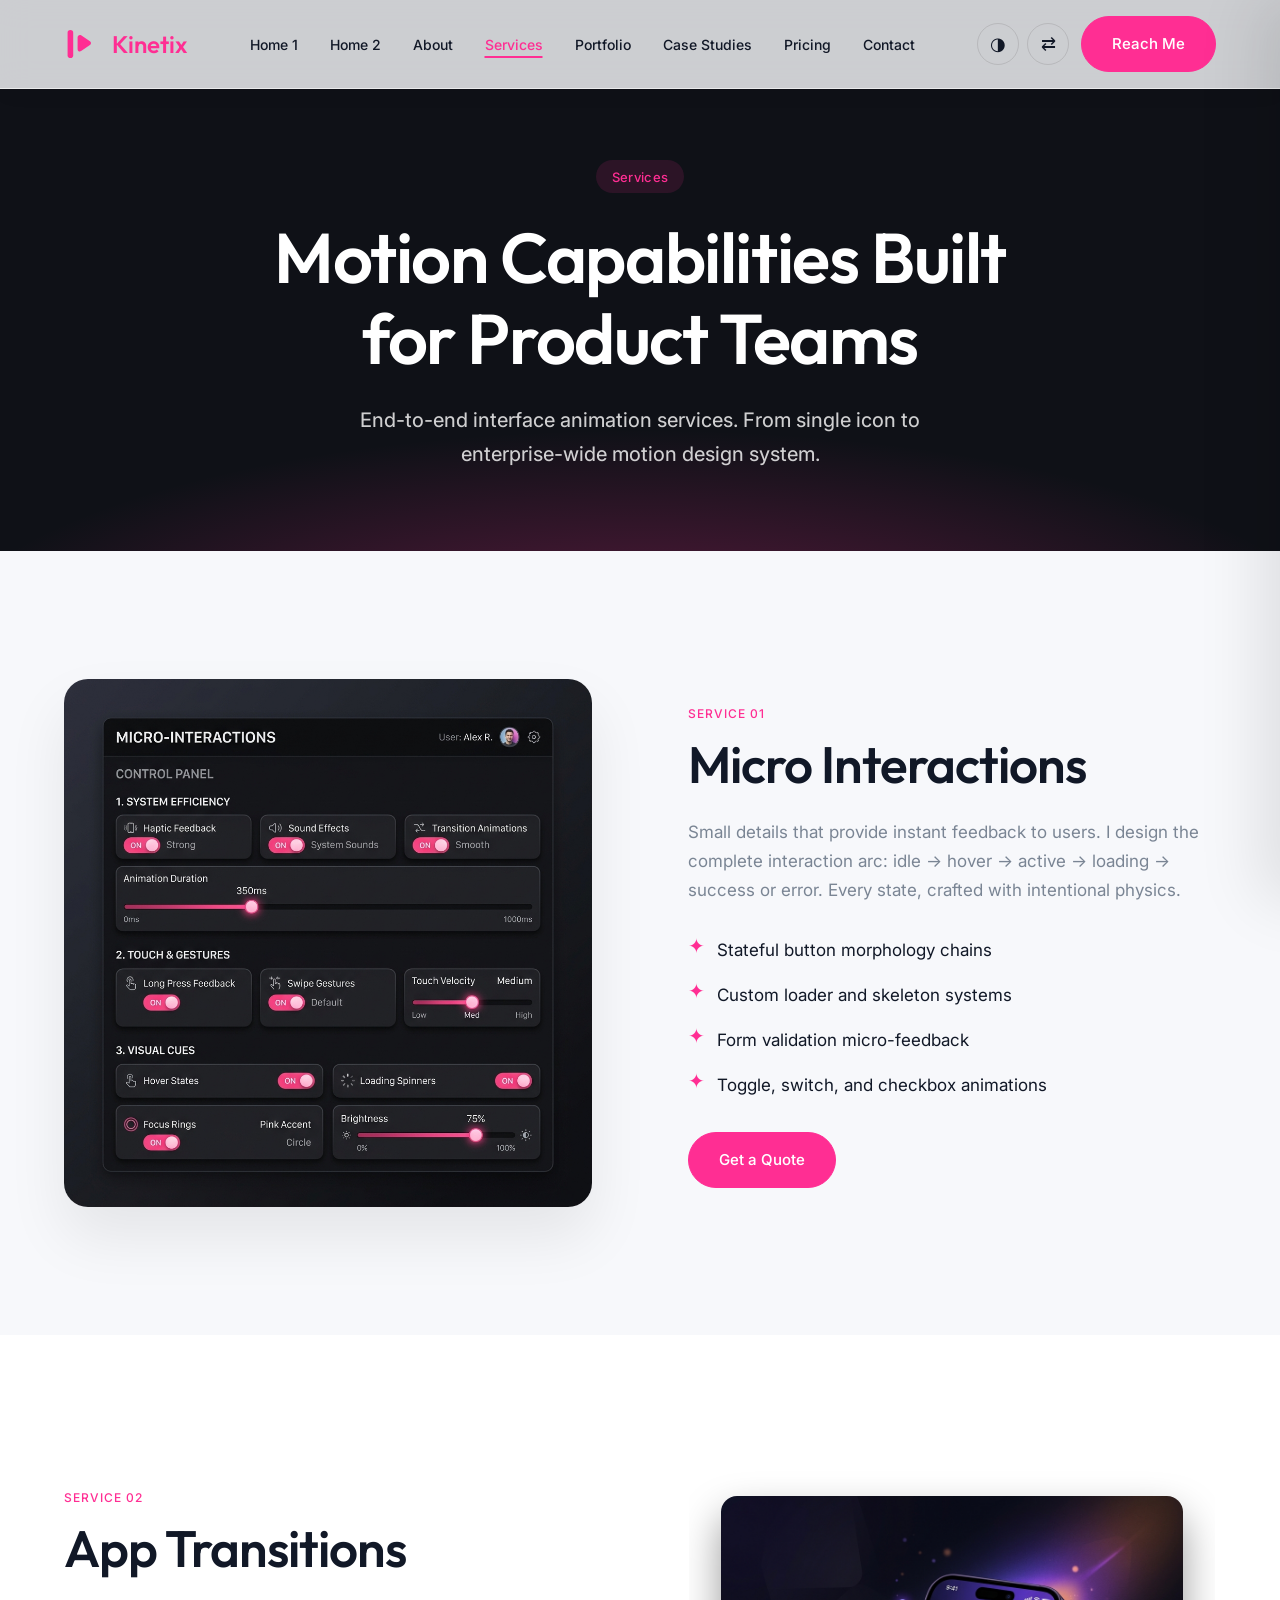
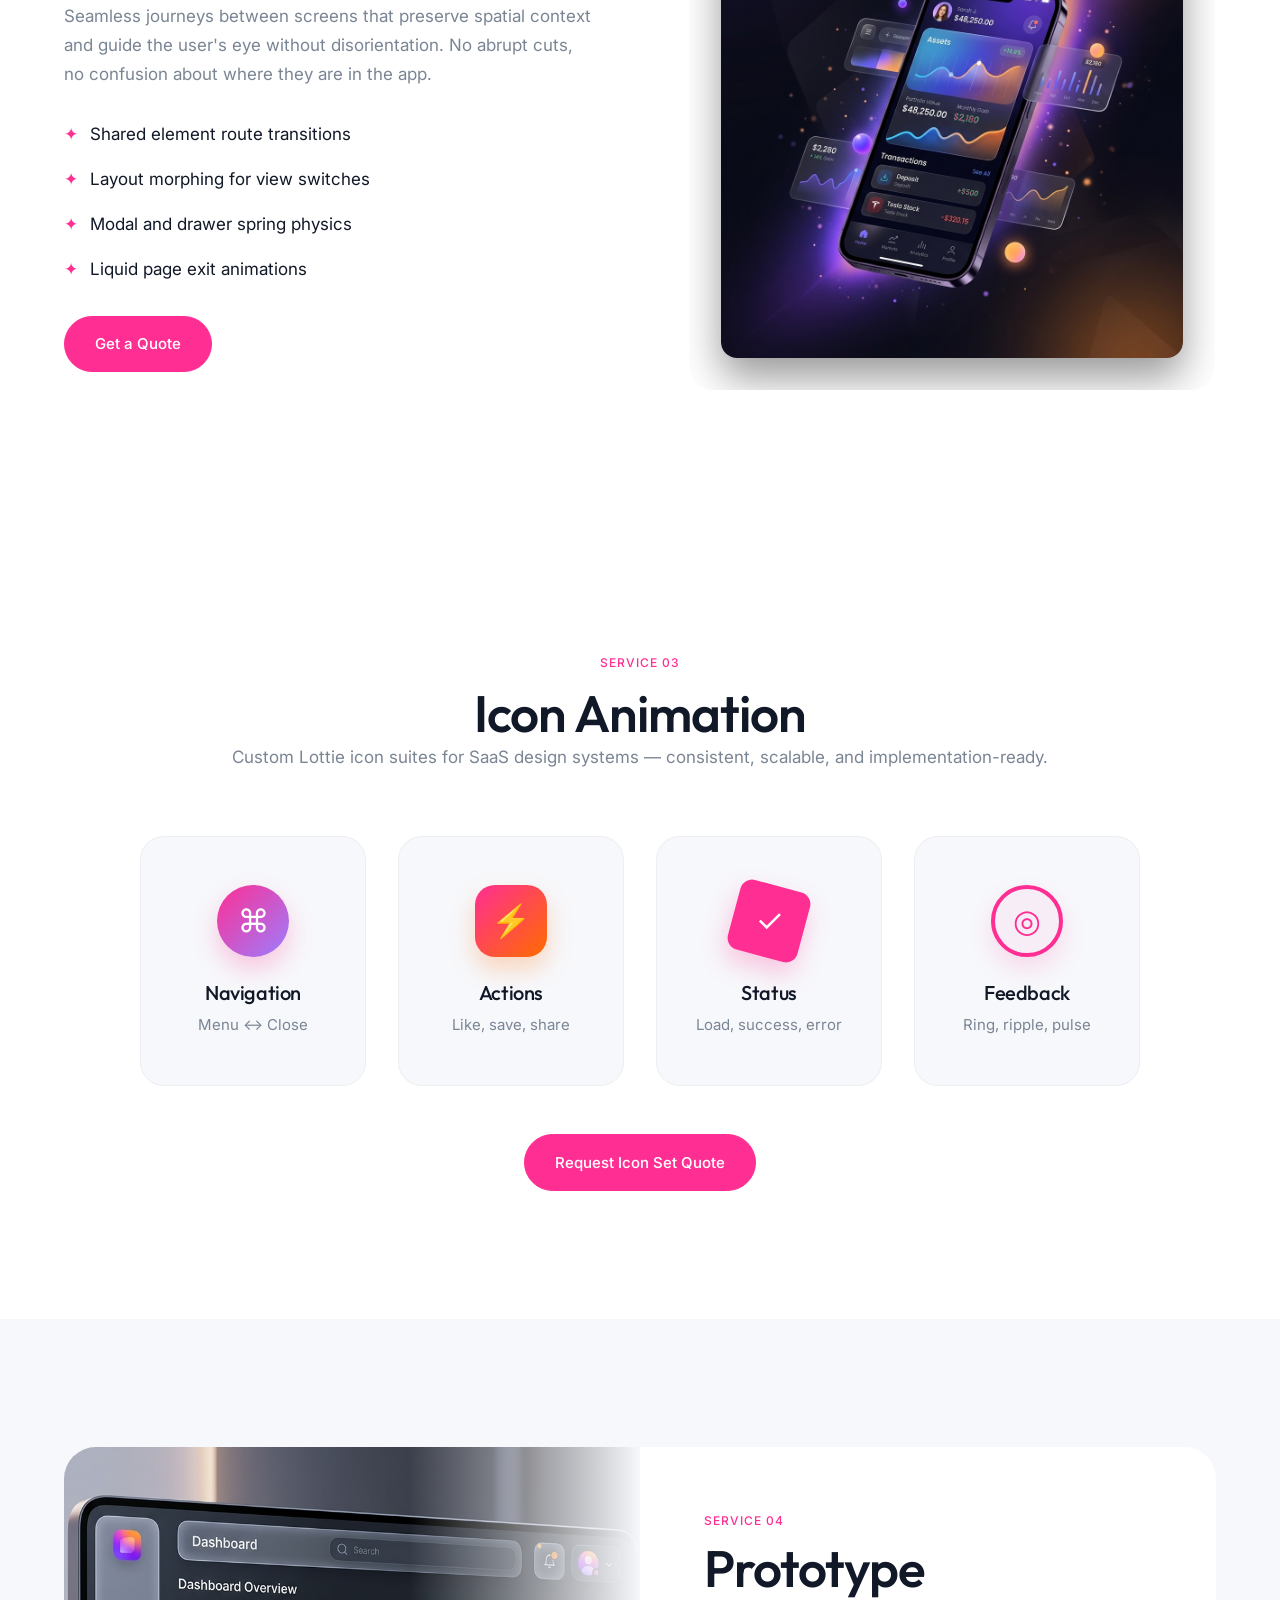
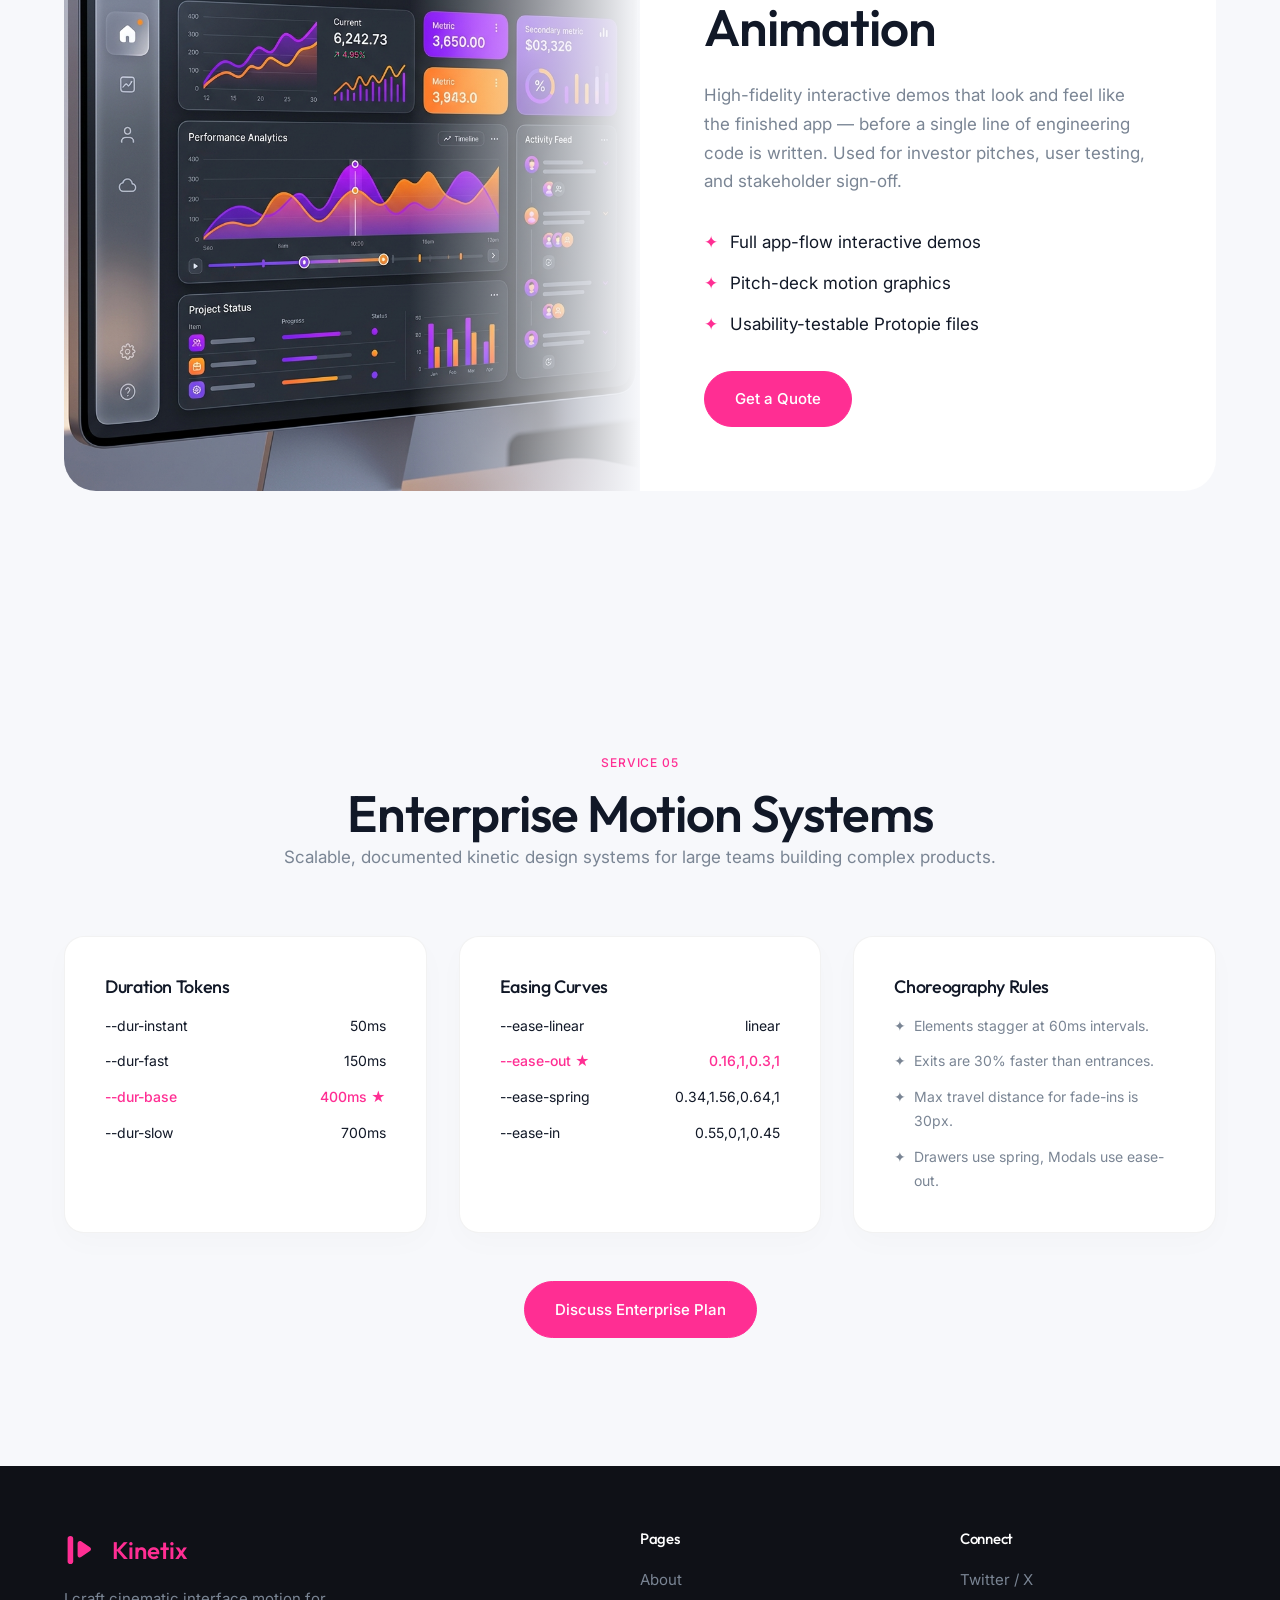
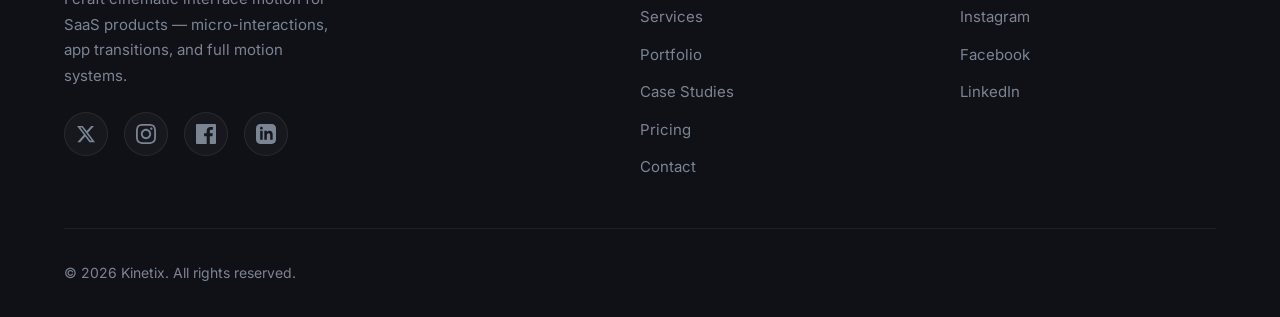
<file: services.html>
<!DOCTYPE html>
<html lang="en">
<head>
  <meta charset="UTF-8"><meta name="viewport" content="width=device-width, initial-scale=1.0">
  <title>Services – UI Motion Design Capabilities</title>
  <meta name="description" content="Micro-interactions, app transitions, icon animation, prototype animation, and enterprise motion system design services.">
  <link rel="stylesheet" href="assets/css/style.css">
  <link rel="stylesheet" href="assets/css/dark-mode.css">
  <link rel="stylesheet" href="assets/css/rtl.css">
  <link rel="icon" type="image/svg+xml" href="assets/images/favicon.svg">
</head>
<body>
<div class="cursor-glow"></div>
<nav class="navbar">
  <a href="index.html" class="logo"><svg class="logo-icon" viewBox="0 0 40 40" fill="none" xmlns="http://www.w3.org/2000/svg"><path d="M8 6V34" stroke="var(--brand)" stroke-width="7" stroke-linecap="round"/><path d="M17 11.5C17 9.2 19.5 7.8 21.4 9.1L32.4 16.6C34.2 17.8 34.2 20.2 32.4 21.4L21.4 28.9C19.5 30.2 17 28.8 17 26.5V11.5Z" fill="url(#k-play-grad)"/><defs><linearGradient id="k-play-grad" x1="17" y1="9" x2="33" y2="29" gradientUnits="userSpaceOnUse"><stop stop-color="var(--accent)"/><stop offset="1" stop-color="var(--brand)"/></linearGradient></defs></svg>Kinetix</a>
  <ul class="nav-links">
    <li><a href="index.html">Home 1</a></li><li><a href="home-2.html">Home 2</a></li>
    <li><a href="about.html">About</a></li><li><a href="services.html" class="active">Services</a></li>
    <li><a href="portfolio.html">Portfolio</a></li><li><a href="case-studies.html">Case Studies</a></li>
    <li><a href="pricing.html">Pricing</a></li><li><a href="contact.html">Contact</a></li>
  </ul>
  <div class="nav-actions">
    <div style="display:flex;gap:0.5rem;">
      <button class="nav-icon-btn dm-toggle-btn" aria-label="Toggle Dark Mode">◑</button>
      <button class="nav-icon-btn rtl-toggle-btn" aria-label="Toggle RTL">⇄</button>
    </div>
    <a href="contact.html" class="btn btn-primary">Reach Me</a>
    <button class="hamburger"><div class="hamburger-icon"><span></span><span></span><span></span></div></button>
  </div>
</nav>
<div class="offcanvas-overlay"></div>
<div class="offcanvas">
  <button class="close-menu-btn" aria-label="Close menu">&times;</button>
  <div class="offcanvas-links">
    <a href="index.html">Home 1</a><a href="home-2.html">Home 2</a><a href="about.html">About</a>
    <a href="services.html">Services</a><a href="portfolio.html">Portfolio</a>
    <a href="case-studies.html">Case Studies</a><a href="pricing.html">Pricing</a><a href="contact.html">Contact</a>
  </div>
  <div class="offcanvas-footer">
    <div style="display:flex;gap:1rem;margin-bottom:1rem;justify-content:center;">
      <button class="nav-icon-btn dm-toggle-btn" aria-label="Toggle Dark Mode">◑</button>
      <button class="nav-icon-btn rtl-toggle-btn" aria-label="Toggle RTL">⇄</button>
    </div>
    <a href="contact.html" class="btn btn-primary" style="width:100%;justify-content:center;">Reach Me</a>
  </div>
</div>

<main>

<!-- HERO -->
<section class="hero-compact">
  <div class="container reveal mobile-center-header-simple" style="position:relative;z-index:2;">
    <span class="pill pill-accent" style="display:inline-block;margin-bottom:1.5rem;">Services</span>
    <h1 style="color:#ffffff;max-width:800px;margin:0 auto 1.5rem;">Motion Capabilities Built for Product Teams</h1>
    <p class="lead" style="color:var(--muted);max-width:600px;margin:0 auto;">End-to-end interface animation services. From single icon to enterprise-wide motion design system.</p>
  </div>
</section>

<!-- SERVICE 1 — Micro Interactions (split, image left) -->
<section class="section" style="background:var(--bg-light);">
  <div class="container reveal">
    <div class="grid grid-2" style="align-items:center;gap:6rem;">
      <div style="border-radius:24px;overflow:hidden;box-shadow:0 30px 60px rgba(0,0,0,0.08);">
        <img src="assets/images/img3_services_micro.png" alt="Micro Interactions">
      </div>
      <div class="mobile-center-text">
        <span class="label">Service 01</span>
        <h2 style="margin-top:0.5rem;margin-bottom:1.5rem;">Micro Interactions</h2>
        <p style="margin-bottom:2rem;">Small details that provide instant feedback to users. I design the complete interaction arc: idle → hover → active → loading → success or error. Every state, crafted with intentional physics.</p>
        <ul style="display:flex;flex-direction:column;gap:1rem;margin-bottom:2rem;">
          <li style="display:flex;gap:0.75rem;align-items:flex-start;"><span style="color:var(--accent);font-size:1.25rem;line-height:1;">✦</span><span>Stateful button morphology chains</span></li>
          <li style="display:flex;gap:0.75rem;align-items:flex-start;"><span style="color:var(--accent);font-size:1.25rem;line-height:1;">✦</span><span>Custom loader and skeleton systems</span></li>
          <li style="display:flex;gap:0.75rem;align-items:flex-start;"><span style="color:var(--accent);font-size:1.25rem;line-height:1;">✦</span><span>Form validation micro-feedback</span></li>
          <li style="display:flex;gap:0.75rem;align-items:flex-start;"><span style="color:var(--accent);font-size:1.25rem;line-height:1;">✦</span><span>Toggle, switch, and checkbox animations</span></li>
        </ul>
        <a href="contact.html" class="btn btn-primary">Get a Quote</a>
      </div>
    </div>
  </div>
</section>

<!-- SERVICE 2 — App Transitions (split, image right, dark BG) -->
<section class="section" style="background:var(--white);">
  <div class="container reveal">
    <div class="grid grid-2" style="align-items:center;gap:6rem;">
      <div class="mobile-center-text">
        <span class="label" style="color:var(--highlight);">Service 02</span>
        <h2 style="margin-top:0.5rem;margin-bottom:1.5rem;">App Transitions</h2>
        <p style="margin-bottom:2rem;">Seamless journeys between screens that preserve spatial context and guide the user's eye without disorientation. No abrupt cuts, no confusion about where they are in the app.</p>
        <ul style="display:flex;flex-direction:column;gap:1rem;margin-bottom:2rem;">
          <li style="display:flex;gap:0.75rem;"><span style="color:var(--highlight);">✦</span><span>Shared element route transitions</span></li>
          <li style="display:flex;gap:0.75rem;"><span style="color:var(--highlight);">✦</span><span>Layout morphing for view switches</span></li>
          <li style="display:flex;gap:0.75rem;"><span style="color:var(--highlight);">✦</span><span>Modal and drawer spring physics</span></li>
          <li style="display:flex;gap:0.75rem;"><span style="color:var(--highlight);">✦</span><span>Liquid page exit animations</span></li>
        </ul>
        <a href="contact.html" class="btn btn-primary">Get a Quote</a>
      </div>
      <div style="border-radius:24px;overflow:hidden;background:rgba(255,255,255,0.04);border:1px solid rgba(255,255,255,0.08);padding:2rem;display:flex;align-items:center;justify-content:center;">
        <img src="assets/images/img2.png" style="border-radius:16px;box-shadow:0 20px 40px rgba(0,0,0,0.4);">
      </div>
    </div>
  </div>
</section>

<!-- SERVICE 3 — Icon Animation (icon grid display) -->
<section class="section" style="background:var(--white);">
  <div class="container">
    <div class="reveal" style="text-align:center;margin-bottom:4rem;">
      <span class="label">Service 03</span>
      <h2 style="margin-top:0.5rem;">Icon Animation</h2>
      <p>Custom Lottie icon suites for SaaS design systems — consistent, scalable, and implementation-ready.</p>
    </div>
    <div style="display:grid;grid-template-columns:repeat(4,1fr);gap:2rem;max-width:1000px;margin:0 auto;">
      <div class="reveal" style="background:var(--bg-light);border-radius:24px;align-items:center;text-align:center;padding:3rem 1.5rem;display:flex;flex-direction:column;gap:1.5rem;transition:all 0.3s ease;border:1px solid rgba(0,0,0,0.04);cursor:pointer;" onmouseover="this.style.transform='translateY(-8px)';this.style.borderColor='rgba(255,46,147,0.2)';this.style.boxShadow='0 20px 40px rgba(0,0,0,0.08)';" onmouseout="this.style.transform='translateY(0)';this.style.borderColor='rgba(0,0,0,0.04)';this.style.boxShadow='none';">
        <div style="width:72px;height:72px;border-radius:50%;background:linear-gradient(135deg,var(--accent),#9B7EFF);display:flex;align-items:center;justify-content:center;color:white;font-size:2rem;box-shadow:0 12px 24px rgba(255,46,147,0.25);">⌘</div>
        <div><h4 style="margin-bottom:0.5rem;font-size:1.25rem;">Navigation</h4><p class="caption" style="font-size:0.9375rem;color:var(--muted);">Menu ↔ Close</p></div>
      </div>
      <div class="reveal reveal-delay-1" style="background:var(--bg-light);border-radius:24px;align-items:center;text-align:center;padding:3rem 1.5rem;display:flex;flex-direction:column;gap:1.5rem;transition:all 0.3s ease;border:1px solid rgba(0,0,0,0.04);cursor:pointer;" onmouseover="this.style.transform='translateY(-8px)';this.style.borderColor='rgba(255,107,0,0.2)';this.style.boxShadow='0 20px 40px rgba(0,0,0,0.08)';" onmouseout="this.style.transform='translateY(0)';this.style.borderColor='rgba(0,0,0,0.04)';this.style.boxShadow='none';">
        <div style="width:72px;height:72px;border-radius:20px;background:linear-gradient(135deg,var(--highlight),#FF6B00);display:flex;align-items:center;justify-content:center;color:white;font-size:2rem;box-shadow:0 12px 24px rgba(255,107,0,0.25);">⚡</div>
        <div><h4 style="margin-bottom:0.5rem;font-size:1.25rem;">Actions</h4><p class="caption" style="font-size:0.9375rem;color:var(--muted);">Like, save, share</p></div>
      </div>
      <div class="reveal reveal-delay-2" style="background:var(--bg-light);border-radius:24px;align-items:center;text-align:center;padding:3rem 1.5rem;display:flex;flex-direction:column;gap:1.5rem;transition:all 0.3s ease;border:1px solid rgba(0,0,0,0.04);cursor:pointer;" onmouseover="this.style.transform='translateY(-8px)';this.style.borderColor='rgba(255,46,147,0.2)';this.style.boxShadow='0 20px 40px rgba(0,0,0,0.08)';" onmouseout="this.style.transform='translateY(0)';this.style.borderColor='rgba(0,0,0,0.04)';this.style.boxShadow='none';">
        <div style="width:72px;height:72px;border-radius:12px;transform:rotate(15deg);background:linear-gradient(135deg,#FF2E93,#FF2E93);display:flex;align-items:center;justify-content:center;color:white;font-size:2rem;box-shadow:0 12px 24px rgba(255,46,147,0.25);"><div style="transform:rotate(-15deg);">✓</div></div>
        <div><h4 style="margin-bottom:0.5rem;font-size:1.25rem;">Status</h4><p class="caption" style="font-size:0.9375rem;color:var(--muted);">Load, success, error</p></div>
      </div>
      <div class="reveal reveal-delay-3" style="background:var(--bg-light);border-radius:24px;align-items:center;text-align:center;padding:3rem 1.5rem;display:flex;flex-direction:column;gap:1.5rem;transition:all 0.3s ease;border:1px solid rgba(0,0,0,0.04);cursor:pointer;" onmouseover="this.style.transform='translateY(-8px)';this.style.borderColor='rgba(255,46,147,0.2)';this.style.boxShadow='0 20px 40px rgba(0,0,0,0.08)';" onmouseout="this.style.transform='translateY(0)';this.style.borderColor='rgba(0,0,0,0.04)';this.style.boxShadow='none';">
        <div style="width:72px;height:72px;border-radius:50%;border:4px solid var(--accent);display:flex;align-items:center;justify-content:center;color:var(--accent);font-size:2rem;background:rgba(255,46,147,0.05);box-shadow:0 12px 24px rgba(255,46,147,0.15);">◎</div>
        <div><h4 style="margin-bottom:0.5rem;font-size:1.25rem;">Feedback</h4><p class="caption" style="font-size:0.9375rem;color:var(--muted);">Ring, ripple, pulse</p></div>
      </div>
    </div>
    <div class="reveal" style="text-align:center;margin-top:3rem;">
      <a href="contact.html" class="btn btn-primary">Request Icon Set Quote</a>
    </div>
  </div>
</section>

<!-- SERVICE 4 — Prototype Animation (full-width feature) -->
<section class="section" style="background:var(--bg-light);">
  <div class="container reveal">
    <div style="border-radius:32px;overflow:hidden;display:grid;grid-template-columns:1fr 1fr;min-height:500px;">
      <div style="position:relative;">
        <img src="assets/images/img1.png" style="width:100%;height:100%;object-fit:cover;">
        <div style="position:absolute;inset:0;background:linear-gradient(to right, transparent 60%, var(--bg-light));"></div>
      </div>
      <div class="mobile-center-text" style="padding:4rem;display:flex;flex-direction:column;justify-content:center;background:var(--white);">
        <span class="label">Service 04</span>
        <h2 style="margin-top:0.5rem;margin-bottom:1.5rem;">Prototype Animation</h2>
        <p style="margin-bottom:2rem;">High-fidelity interactive demos that look and feel like the finished app — before a single line of engineering code is written. Used for investor pitches, user testing, and stakeholder sign-off.</p>
        <ul style="display:flex;flex-direction:column;gap:0.75rem;margin-bottom:2rem;">
          <li style="display:flex;gap:0.75rem;"><span style="color:var(--accent);">✦</span> Full app-flow interactive demos</li>
          <li style="display:flex;gap:0.75rem;"><span style="color:var(--accent);">✦</span> Pitch-deck motion graphics</li>
          <li style="display:flex;gap:0.75rem;"><span style="color:var(--accent);">✦</span> Usability-testable Protopie files</li>
        </ul>
        <a href="contact.html" class="btn btn-primary" style="align-self:flex-start;">Get a Quote</a>
      </div>
    </div>
  </div>
</section>

<!-- SERVICE 5 — Enterprise Motion Systems (token table) -->
<section class="section" style="background:var(--bg-light);">
  <style>
  .stack-card {
    background: var(--white);
    border: 1px solid rgba(0,0,0,0.05);
    box-shadow: 0 10px 30px rgba(0,0,0,0.02);
    border-radius: 20px;
    padding: 2.5rem;
    transition: all 0.3s ease;
  }
  [data-theme="dark"] .stack-card {
    background: rgba(255,255,255,0.05);
    border-color: rgba(255,255,255,0.1);
    box-shadow: none;
  }
  
    @media (max-width: 991px) {
      .mobile-center-header {
        flex-direction: column !important;
        align-items: center !important;
        text-align: center !important;
        justify-content: center !important;
      }
      .mobile-center-header > div {
        display: flex;
        flex-direction: column;
        align-items: center;
      }
      .mobile-center-header-simple {
        text-align: center !important;
        display: flex;
        flex-direction: column;
        align-items: center;
      }
      .mobile-center-text {
        text-align: center;
        display: flex;
        flex-direction: column;
        align-items: center;
      }
      .mobile-center-text > p {
        text-align: center;
        margin-left: auto;
        margin-right: auto;
      }
      .mobile-center-text h4, .mobile-center-text p.caption {
        text-align: left !important;
      }
      .mobile-center-text ul {
        display: inline-flex !important;
        flex-direction: column !important;
        align-items: flex-start !important;
        margin-left: auto !important;
        margin-right: auto !important;
      }
      .mobile-center-text a.btn {
        align-self: center !important;
        margin-left: auto;
        margin-right: auto;
      }
      .mobile-center-text li {
        text-align: left !important;
      }
    }

  </style>
  <div class="container">
    <div class="reveal" style="text-align:center;margin-bottom:4rem;">
      <span class="label" style="color:var(--highlight);">Service 05</span>
      <h2 style="margin-top:0.5rem;">Enterprise Motion Systems</h2>
      <p>Scalable, documented kinetic design systems for large teams building complex products.</p>
    </div>
    <div class="grid grid-3 reveal">
      <div class="stack-card">
        <h4 style="margin-bottom:1rem;">Duration Tokens</h4>
        <div style="display:flex;flex-direction:column;gap:0.75rem;">
          <div style="display:flex;justify-content:space-between;font-size:0.875rem;"><span>--dur-instant</span><span>50ms</span></div>
          <div style="display:flex;justify-content:space-between;font-size:0.875rem;"><span>--dur-fast</span><span>150ms</span></div>
          <div style="display:flex;justify-content:space-between;color:var(--accent);font-size:0.875rem;font-weight:500;"><span>--dur-base</span><span>400ms ★</span></div>
          <div style="display:flex;justify-content:space-between;font-size:0.875rem;"><span>--dur-slow</span><span>700ms</span></div>
        </div>
      </div>
      <div class="stack-card">
        <h4 style="margin-bottom:1rem;">Easing Curves</h4>
        <div style="display:flex;flex-direction:column;gap:0.75rem;">
          <div style="display:flex;justify-content:space-between;font-size:0.875rem;"><span>--ease-linear</span><span>linear</span></div>
          <div style="display:flex;justify-content:space-between;color:var(--highlight);font-size:0.875rem;font-weight:500;"><span>--ease-out ★</span><span>0.16,1,0.3,1</span></div>
          <div style="display:flex;justify-content:space-between;font-size:0.875rem;"><span>--ease-spring</span><span>0.34,1.56,0.64,1</span></div>
          <div style="display:flex;justify-content:space-between;font-size:0.875rem;"><span>--ease-in</span><span>0.55,0,1,0.45</span></div>
        </div>
      </div>
      <div class="stack-card">
        <h4 style="margin-bottom:1rem;">Choreography Rules</h4>
        <div style="display:flex;flex-direction:column;gap:0.75rem;">
          <p style="font-size:0.875rem; display:flex; align-items:flex-start; gap:0.5rem;"><span style="flex-shrink:0; color:var(--muted);">✦</span><span>Elements stagger at 60ms intervals.</span></p>
          <p style="font-size:0.875rem; display:flex; align-items:flex-start; gap:0.5rem;"><span style="flex-shrink:0; color:var(--muted);">✦</span><span>Exits are 30% faster than entrances.</span></p>
          <p style="font-size:0.875rem; display:flex; align-items:flex-start; gap:0.5rem;"><span style="flex-shrink:0; color:var(--muted);">✦</span><span>Max travel distance for fade-ins is 30px.</span></p>
          <p style="font-size:0.875rem; display:flex; align-items:flex-start; gap:0.5rem;"><span style="flex-shrink:0; color:var(--muted);">✦</span><span>Drawers use spring, Modals use ease-out.</span></p>
        </div>
      </div>
    </div>
    <div class="reveal" style="text-align:center;margin-top:3rem;">
      <a href="contact.html" class="btn btn-primary">Discuss Enterprise Plan</a>
    </div>
  </div>
</section>

</main>

<!-- ===== FOOTER ===== -->
<footer>
  <div class="container">
    <div class="footer-grid">
      <div>
        <a href="index.html" class="logo" style="color:var(--brand);margin-bottom:1rem;"><svg class="logo-icon" viewBox="0 0 40 40" fill="none" xmlns="http://www.w3.org/2000/svg"><path d="M8 6V34" stroke="var(--brand)" stroke-width="7" stroke-linecap="round"/><path d="M17 11.5C17 9.2 19.5 7.8 21.4 9.1L32.4 16.6C34.2 17.8 34.2 20.2 32.4 21.4L21.4 28.9C19.5 30.2 17 28.8 17 26.5V11.5Z" fill="url(#k-play-grad)"/><defs><linearGradient id="k-play-grad" x1="17" y1="9" x2="33" y2="29" gradientUnits="userSpaceOnUse"><stop stop-color="var(--accent)"/><stop offset="1" stop-color="var(--brand)"/></linearGradient></defs></svg>Kinetix</a>
        <p style="max-width:280px;font-size:0.9375rem;">I craft cinematic interface motion for SaaS products — micro-interactions, app transitions, and full motion systems.</p>
        <div class="social-icons" >
          <a href="#" class="social-icon" aria-label="X (Twitter)" ><svg width="20" height="20" viewBox="0 0 24 24" fill="currentColor"><path d="M18.244 2.25h3.308l-7.227 8.26 8.502 11.24H16.17l-5.214-6.817L4.99 21.75H1.68l7.73-8.835L1.254 2.25H8.08l4.713 6.231zm-1.161 17.52h1.833L7.084 4.126H5.117z"/></svg></a>
          <a href="#" class="social-icon" aria-label="Instagram" ><svg width="20" height="20" viewBox="0 0 24 24" fill="currentColor"><path d="M12 2.163c3.204 0 3.584.012 4.85.07 3.252.148 4.771 1.691 4.919 4.919.058 1.265.069 1.645.069 4.849 0 3.205-.012 3.584-.069 4.849-.149 3.225-1.664 4.771-4.919 4.919-1.266.058-1.644.07-4.85.07-3.204 0-3.584-.012-4.849-.07-3.26-.149-4.771-1.699-4.919-4.92-.058-1.265-.07-1.644-.07-4.849 0-3.204.013-3.583.07-4.849.149-3.227 1.664-4.771 4.919-4.919 1.266-.057 1.645-.069 4.849-.069zm0-2.163c-3.259 0-3.667.014-4.947.072-4.358.2-6.78 2.618-6.98 6.98-.059 1.281-.073 1.689-.073 4.948 0 3.259.014 3.668.072 4.948.2 4.358 2.618 6.78 6.98 6.98 1.281.058 1.689.072 4.948.072 3.259 0 3.668-.014 4.948-.072 4.354-.2 6.782-2.618 6.979-6.98.059-1.28.073-1.689.073-4.948 0-3.259-.014-3.667-.072-4.947-.196-4.354-2.617-6.78-6.979-6.98-1.281-.059-1.69-.073-4.949-.073zm0 5.838c-3.403 0-6.162 2.759-6.162 6.162s2.759 6.163 6.162 6.163 6.162-2.759 6.162-6.163c0-3.403-2.759-6.162-6.162-6.162zm0 10.162c-2.209 0-4-1.79-4-4 0-2.209 1.791-4 4-4s4 1.791 4 4c0 2.21-1.791 4-4 4zm6.406-11.845c-.796 0-1.441.645-1.441 1.44s.645 1.44 1.441 1.44c.795 0 1.439-.645 1.439-1.44s-.644-1.44-1.439-1.44z"/></svg></a>
          <a href="#" class="social-icon" aria-label="Facebook" ><svg width="20" height="20" viewBox="0 0 24 24" fill="currentColor"><path d="M22.675 0h-21.35C.597 0 0 .597 0 1.325v21.351C0 23.403.597 24 1.325 24H12.82v-9.294H9.692v-3.622h3.128V8.413c0-3.1 1.893-4.788 4.659-4.788 1.325 0 2.463.099 2.795.143v3.24l-1.918.001c-1.504 0-1.795.715-1.795 1.763v2.313h3.587l-.467 3.622h-3.12V24h6.116c.73 0 1.323-.597 1.323-1.324V1.325C24 .597 23.403 0 22.675 0z"/></svg></a>
          <a href="#" class="social-icon" aria-label="LinkedIn" ><svg width="20" height="20" viewBox="0 0 24 24" fill="currentColor"><path d="M19 0h-14c-2.761 0-5 2.239-5 5v14c0 2.761 2.239 5 5 5h14c2.762 0 5-2.239 5-5v-14c0-2.761-2.238-5-5-5zm-11 19h-3v-11h3v11zm-1.5-12.268c-.966 0-1.75-.79-1.75-1.764s.784-1.764 1.75-1.764 1.75.79 1.75 1.764-.783 1.764-1.75 1.764zm13.5 12.268h-3v-5.604c0-3.368-4-3.113-4 0v5.604h-3v-11h3v1.765c1.396-2.586 7-2.777 7 2.476v6.759z"/></svg></a>
        </div>
      </div>
      <div>
        <h5 style="color:#ffffff;margin-bottom:1.25rem;">Pages</h5>
        <div class="footer-links">
          <a href="about.html">About</a><a href="services.html">Services</a>
          <a href="portfolio.html">Portfolio</a><a href="case-studies.html">Case Studies</a>
          <a href="pricing.html">Pricing</a><a href="contact.html">Contact</a>
        </div>
      </div>
      <div>
        <h5 style="color:#ffffff;margin-bottom:1.25rem;">Connect</h5>
        <div class="footer-links">
          <a href="#">Twitter / X</a><a href="#">Instagram</a>
          <a href="#">Facebook</a><a href="#">LinkedIn</a>
        </div>
      </div>
    </div>
    <div class="footer-bottom">
      <p style="margin:0;font-size:0.875rem;">&copy; 2026 Kinetix. All rights reserved.</p>
      
    </div>
  </div>
</footer>
<script src="assets/js/main.js"></script>



<!-- FOOLPROOF BACK TO TOP -->
<style>
.b2t-fixed {
  position: fixed;
  bottom: 2rem;
  right: 2rem;
  width: 50px;
  height: 50px;
  border-radius: 50%;
  background: var(--brand, #FF2E93);
  color: #fff;
  border: none;
  display: flex;
  align-items: center;
  justify-content: center;
  cursor: pointer;
  z-index: 890;
  opacity: 0;
  visibility: hidden;
  transform: translateY(20px);
  transition: all 0.3s ease;
  box-shadow: 0 4px 12px rgba(255, 46, 147, 0.3);
}
.b2t-fixed.show {
  opacity: 1;
  visibility: visible;
  transform: translateY(0);
}
.b2t-fixed:hover {
  background: #E62280;
  box-shadow: 0 8px 24px rgba(255, 46, 147, 0.5);
  transform: translateY(-4px);
}

    @media (max-width: 991px) {
      .mobile-center-header {
        flex-direction: column !important;
        align-items: center !important;
        text-align: center !important;
        justify-content: center !important;
      }
      .mobile-center-header > div {
        display: flex;
        flex-direction: column;
        align-items: center;
      }
      .mobile-center-header-simple {
        text-align: center !important;
        display: flex;
        flex-direction: column;
        align-items: center;
      }
      .mobile-center-text {
        text-align: center;
        display: flex;
        flex-direction: column;
        align-items: center;
      }
      .mobile-center-text > p {
        text-align: center;
        margin-left: auto;
        margin-right: auto;
      }
      .mobile-center-text h4, .mobile-center-text p.caption {
        text-align: left !important;
      }
      .mobile-center-text ul {
        display: inline-flex !important;
        flex-direction: column !important;
        align-items: flex-start !important;
        margin-left: auto !important;
        margin-right: auto !important;
      }
      .mobile-center-text a.btn {
        align-self: center !important;
        margin-left: auto;
        margin-right: auto;
      }
      .mobile-center-text li {
        text-align: left !important;
      }
    }

  </style>
<button class="b2t-fixed" id="b2t-btn" aria-label="Back to Top">
  <svg viewBox="0 0 24 24" width="24" height="24" fill="none" stroke="currentColor" stroke-width="2" stroke-linecap="round" stroke-linejoin="round"><path d="M12 19V5M5 12l7-7 7 7"/></svg>
</button>
<script>
  (function() {
    var btn = document.getElementById('b2t-btn');
    if (btn) {
      window.addEventListener('scroll', function() {
        if (window.scrollY > 50) {
          btn.classList.add('show');
        } else {
          btn.classList.remove('show');
        }
      });
      btn.addEventListener('click', function() {
        window.scrollTo({ top: 0, behavior: 'smooth' });
      });
    }
  })();
</script>

</body>
</html>
</file>
<file: assets/css/style.css>
@import url('https://fonts.googleapis.com/css2?family=Inter:wght@400;450;500;520&family=Outfit:wght@500;540;560;580&display=swap');

/* ===== DESIGN TOKENS ===== */
:root {
  --primary:    #111827;
  --accent:     #FF2E93;
  --highlight:  #FF2E93;
  --brand:      #FF2E93;
  --white:      #FFFFFF;
  --bg-light:   #F7F8FB;
  --bg-dark:    #0F1117;
  --muted:      #7A8594;
  --ease-out:   cubic-bezier(0.16, 1, 0.3, 1);
  --ease-spring:cubic-bezier(0.34, 1.56, 0.64, 1);
  --dur-fast:   200ms;
  --dur-base:   400ms;
  --dur-slow:   700ms;
}

/* ===== RESET ===== */
*, *::before, *::after { margin: 0; padding: 0; box-sizing: border-box; }
html { scroll-behavior: smooth; overflow-x: hidden; max-width: 100vw; }
body {
  font-family: 'Inter', sans-serif;
  font-weight: 400;
  font-size: 1.0625rem;
  color: var(--primary);
  background: var(--bg-light);
  overflow-x: hidden;
  max-width: 100vw;
  line-height: 1.7;
}
a { text-decoration: none; color: inherit; }
img { max-width: 100%; display: block; }
ul { list-style: none; }

/* ===== TYPOGRAPHY ===== */
h1, h2, h3, h4, h5, h6 { font-family: 'Outfit', sans-serif; line-height: 1.15; letter-spacing: -0.02em; color: var(--primary); }
h1 { font-weight: 580; font-size: clamp(2.6rem, 5.5vw, 4.75rem); }
h2 { font-weight: 560; font-size: clamp(2rem, 4vw, 3.25rem); }
h3 { font-weight: 540; font-size: clamp(1.4rem, 2.5vw, 2rem); }
h4 { font-weight: 500; font-size: 1.125rem; }
h5 { font-weight: 500; font-size: 0.9375rem; }
p  { font-weight: 400; font-size: 1.0625rem; color: var(--muted); line-height: 1.7; }
.lead { font-weight: 450; font-size: 1.25rem; color: var(--muted); }
.caption { font-weight: 400; font-size: 0.8125rem; color: var(--muted); }
.label { font-weight: 500; font-size: 0.75rem; letter-spacing: 0.08em; text-transform: uppercase; color: var(--accent); }

/* ===== LAYOUT ===== */
.container {
  width: 100%;
  max-width: 1280px;
  margin: 0 auto;
  padding: 0 5%;
}
.section      { padding: 8rem 0; }
.section-sm   { padding: 4rem 0; }
.section-xs   { padding: 2rem 0; }

/* ===== GRID ===== */
.grid   { display: grid; gap: 2rem; }
.grid-2 { grid-template-columns: repeat(2, 1fr); }
.grid-3 { grid-template-columns: repeat(3, 1fr); }
.grid-4 { grid-template-columns: repeat(4, 1fr); }

/* ===== FLEX CARD ROWS (odd-card center) ===== */
.cards-row {
  display: flex;
  flex-wrap: wrap;
  justify-content: center;
  gap: 2rem;
}
.cards-row .card {
  flex: 0 0 calc(25% - 1.5rem);
  min-width: 240px;
}
/* cards-row-3: 3 per row */
.cards-row-3 .card { flex: 0 0 calc(33.333% - 1.35rem); }

/* ===== CARD ===== */
.card {
  background: var(--white);
  border-radius: 20px;
  padding: 2.5rem;
  border: 1px solid rgba(0,0,0,0.04);
  box-shadow: 0 4px 24px rgba(0,0,0,0.03);
  transition: transform var(--dur-base) var(--ease-out), box-shadow var(--dur-base) var(--ease-out);
  display: flex;
  flex-direction: column;
}
.card:hover {
  transform: translateY(-6px);
  box-shadow: 0 24px 50px rgba(0,0,0,0.08);
}
.card-dark {
  background: rgba(255,255,255,0.04);
  border: 1px solid rgba(255,255,255,0.08);
  color: var(--white);
}
.card-dark p { color: rgba(255,255,255,0.55); }

/* ===== BUTTONS ===== */
.btn {
  display: inline-flex;
  align-items: center;
  justify-content: center;
  gap: 0.5rem;
  padding: 0.9rem 1.875rem;
  border-radius: 100px;
  font-family: 'Inter', sans-serif;
  font-weight: 520;
  font-size: 0.9375rem;
  cursor: pointer;
  border: 1.5px solid transparent;
  transition: transform var(--dur-fast) var(--ease-spring), background var(--dur-fast), box-shadow var(--dur-fast);
  white-space: nowrap;
}
.btn:hover  { transform: translateY(-2px); }
.btn:active { transform: translateY(0); }

.btn-primary {
  background: var(--brand);
  color: var(--white);
  border-color: var(--brand);
}
.btn-primary:hover {
  background: #E62280;
  border-color: #E62280;
  box-shadow: 0 8px 24px rgba(255,46,147,0.3);
}

.btn-accent {
  background: var(--accent);
  color: var(--white);
  border-color: var(--accent);
}
.btn-accent:hover {
  background: #5a38f0;
  box-shadow: 0 8px 24px rgba(255,46,147,0.3);
}

.btn-outline {
  background: transparent;
  color: var(--primary);
  border-color: rgba(17,24,39,0.3);
}
.btn-outline:hover {
  background: var(--primary);
  color: var(--white);
}

.btn-outline-white {
  background: transparent;
  color: var(--white);
  border-color: rgba(255,255,255,0.3);
}
.btn-outline-white:hover {
  background: var(--white);
  color: var(--primary);
}

/* ===== ICON BUTTONS ===== */
.nav-icon-btn {
  width: 42px;
  height: 42px;
  border-radius: 50%;
  display: flex;
  align-items: center;
  justify-content: center;
  border: 1px solid rgba(0,0,0,0.1);
  background: transparent;
  color: var(--primary);
  font-size: 1.125rem;
  cursor: pointer;
  transition: all 0.3s ease;
  flex-shrink: 0;
  padding: 0;
}
.nav-icon-btn:hover {
  background: var(--brand) !important;
  color: var(--white) !important;
  border-color: var(--brand) !important;
}

/* ===== PILL / BADGE ===== */
.pill {
  display: inline-block;
  padding: 0.35rem 1rem;
  border-radius: 100px;
  font-size: 0.8125rem;
  font-weight: 500;
  letter-spacing: 0.02em;
}
.pill-accent  { background: rgba(255,46,147,0.12); color: var(--accent); }
.pill-highlight { background: rgba(255,46,147,0.15); color: #b87800; }
.pill-accent   { background: rgba(255,46,147,0.12); color: #FF2E93; }

/* ===== FLOATING NAVBAR ===== */
.navbar {
  position: fixed;
  top: 0;
  left: 0;
  width: 100%;
  max-width: 100vw;
  background: rgba(247,248,251,0.82);
  backdrop-filter: blur(16px);
  -webkit-backdrop-filter: blur(16px);
  border-bottom: 1px solid rgba(255,255,255,0.6);
  border-radius: 0;
  padding: 1rem max(5%, calc((100vw - 1152px) / 2));
  display: flex;
  align-items: center;
  justify-content: space-between;
  z-index: 900;
  box-shadow: 0 4px 24px rgba(0,0,0,0.03);
  transition: box-shadow var(--dur-base);
}
.navbar.scrolled { box-shadow: 0 12px 40px rgba(0,0,0,0.1); }

.logo {
  font-family: 'Outfit', sans-serif;
  font-weight: 560;
  font-size: 1.5rem;
  color: var(--brand);
  display: flex;
  align-items: center;
  gap: 0.5rem;
  flex-shrink: 0;
  text-decoration: none;
  transition: opacity var(--dur-fast) var(--ease-out), transform var(--dur-fast) var(--ease-out);
}
.logo:hover {
  opacity: 0.85;
  transform: translateY(-1px);
}
.logo-icon { width: 32px; height: 32px; margin-right: 0.5rem; flex-shrink: 0; }

.nav-links {
  display: flex;
  align-items: center;
  gap: 0.25rem;
}
.nav-links a {
  font-weight: 500;
  font-size: 0.875rem;
  color: var(--primary);
  padding: 0.5rem 0.875rem;
  border-radius: 100px;
  transition: color var(--dur-fast), background var(--dur-fast);
}
.nav-links a:hover {
color: var(--primary);
background: rgba(17,24,39,0.05);
}
.nav-links a.active {
color: var(--brand);
text-decoration: underline;
text-decoration-thickness: 2px;
text-underline-offset: 6px;
text-decoration-color: var(--brand);
background: transparent;
}

.nav-actions { display: flex; align-items: center; gap: 0.75rem; flex-shrink: 0; }

/* Hamburger */
.hamburger {
  display: none;
  background: none;
  border: none;
  cursor: pointer;
  width: 32px;
  height: 32px;
  align-items: center;
  justify-content: center;
  border-radius: 8px;
  transition: background var(--dur-fast);
}
.hamburger:hover { background: rgba(17,24,39,0.06); }
.hamburger-icon {
  width: 20px;
  display: flex;
  flex-direction: column;
  gap: 5px;
}
.hamburger-icon span {
  display: block;
  height: 2px;
  background: var(--primary);
  border-radius: 4px;
  transition: transform var(--dur-base) var(--ease-out), opacity var(--dur-base);
}
.hamburger.active .hamburger-icon span:nth-child(1) { transform: translateY(7px) rotate(45deg); }
.hamburger.active .hamburger-icon span:nth-child(2) { opacity: 0; }
.hamburger.active .hamburger-icon span:nth-child(3) { transform: translateY(-7px) rotate(-45deg); }

/* ===== OFFCANVAS ===== */
.offcanvas-overlay {
  position: fixed;
  inset: 0;
  background: rgba(0,0,0,0.3);
  backdrop-filter: blur(4px);
  z-index: 910;
  opacity: 0;
  pointer-events: none;
  transition: opacity var(--dur-base);
}
.offcanvas-overlay.active { opacity: 1; pointer-events: all; }

.offcanvas {
  position: fixed;
  top: 0;
  right: 0;
  width: 100%;
  max-width: 320px;
  height: 100dvh;
  background: var(--white);
  z-index: 920;
  padding: 5.5rem 2rem 2rem;
  display: flex;
  flex-direction: column;
  transform: translateX(100%);
  transition: transform var(--dur-slow) var(--ease-out);
  box-shadow: -20px 0 60px rgba(0,0,0,0.1);
}
.offcanvas.active { transform: translateX(0); }

.offcanvas-links {
  display: flex;
  flex-direction: column;
  gap: 0.25rem;
  flex: 1;
}
.offcanvas-links a {
  font-family: 'Outfit', sans-serif;
  font-size: 1.25rem;
  font-weight: 540;
  color: var(--primary);
  padding: 0.75rem 1rem;
  border-radius: 12px;
  transition: background var(--dur-fast), color var(--dur-fast);
}
.offcanvas-links a:hover { background: var(--bg-light); color: var(--accent); }
.offcanvas-footer { padding-top: 1.5rem; border-top: 1px solid var(--bg-light); }

/* ===== SCROLL REVEAL ===== */
.reveal {
  opacity: 0;
  transform: translateY(28px);
  transition: opacity var(--dur-slow) var(--ease-out), transform var(--dur-slow) var(--ease-out);
}
.reveal.active { opacity: 1; transform: none; }
.reveal-delay-1 { transition-delay: 120ms; }
.reveal-delay-2 { transition-delay: 240ms; }
.reveal-delay-3 { transition-delay: 360ms; }

/* ===== CURSOR GLOW ===== */
.cursor-glow {
  position: fixed;
  top: 0; left: 0;
  width: 400px;
  height: 400px;
  background: radial-gradient(circle, rgba(255,46,147,0.07) 0%, rgba(255,46,147,0.04) 50%, transparent 70%);
  border-radius: 50%;
  pointer-events: none;
  z-index: 0;
  transform: translate(-50%, -50%);
  transition: transform 0.08s linear;
}

/* ===== HERO ===== */
.hero-viewport {
  min-height: 100dvh;
  display: flex;
  align-items: center;
  position: relative;
  overflow: hidden;
  padding-top: 7rem;
}
.hero-compact {
  padding: 10rem 0 5rem;
  background: var(--bg-dark);
  text-align: center;
  overflow: hidden;
  position: relative;
}
.hero-compact h1 {
  color: #ffffff !important;
}
.hero-compact p, .hero-compact .lead {
  color: rgba(255, 255, 255, 0.8) !important;
}
.hero-compact::before {
  content: '';
  position: absolute;
  inset: 0;
  background: radial-gradient(ellipse 80% 60% at 50% 120%, rgba(255,46,147,0.35) 0%, transparent 70%);
  pointer-events: none;
}

/* ===== GLASS CARD ===== */
.glass {
  background: rgba(255,255,255,0.07);
  backdrop-filter: blur(12px);
  -webkit-backdrop-filter: blur(12px);
  border: 1px solid rgba(255,255,255,0.12);
  border-radius: 20px;
}

/* ===== TIMELINE (vertical) ===== */
.timeline {
  display: flex;
  flex-direction: column;
  gap: 3rem;
  border-left: 2px solid var(--bg-light);
  padding-left: 2.5rem;
  margin-left: 0.75rem;
}
.timeline-item { position: relative; }
.timeline-item::before {
  content: '';
  position: absolute;
  left: calc(-2.5rem - 1px);
  top: 0.35rem;
  width: 14px;
  height: 14px;
  border-radius: 50%;
  background: var(--accent);
  border: 3px solid var(--white);
  box-shadow: 0 0 0 2px var(--accent);
}

/* ===== HORIZONTAL STEP FLOW ===== */
.step-flow {
  display: flex;
  align-items: flex-start;
  gap: 0;
  position: relative;
  justify-content: space-between;
}
.step-flow::before {
  content: '';
  position: absolute;
  top: 1.75rem;
  left: 10%;
  width: 80%;
  height: 2px;
  background: linear-gradient(90deg, var(--accent), var(--highlight));
}
.step-item {
  display: flex;
  flex-direction: column;
  align-items: center;
  gap: 1rem;
  flex: 1;
  position: relative;
  z-index: 2;
  text-align: center;
}
.step-num {
  width: 3.5rem;
  height: 3.5rem;
  border-radius: 50%;
  display: flex;
  align-items: center;
  justify-content: center;
  font-family: 'Outfit', sans-serif;
  font-weight: 560;
  font-size: 1.125rem;
  color: var(--white);
  border: 3px solid var(--bg-light);
}

/* ===== STAT DISPLAY ===== */
.stat-row {
  display: grid;
  grid-template-columns: repeat(4,1fr);
  gap: 2rem;
  text-align: center;
}
.stat-number {
  font-family: 'Outfit', sans-serif;
  font-weight: 560;
  font-size: clamp(2.5rem, 5vw, 3.5rem);
  color: var(--accent);
  line-height: 1;
  margin-bottom: 0.5rem;
}

/* ===== BEFORE / AFTER SLIDER ===== */
.ba-wrapper {
  position: relative;
  border-radius: 20px;
  overflow: hidden;
  user-select: none;
}
.ba-before, .ba-after {
  width: 100%;
  height: 100%;
  object-fit: cover;
  display: block;
}
.ba-after-wrap {
  position: absolute;
  inset: 0;
  overflow: hidden;
}
.ba-after-wrap img { min-width: 100%; }
.ba-handle {
  position: absolute;
  top: 0;
  bottom: 0;
  width: 3px;
  background: var(--white);
  cursor: ew-resize;
  z-index: 10;
}
.ba-handle::before {
  content: '⇔';
  position: absolute;
  top: 50%;
  left: 50%;
  transform: translate(-50%, -50%);
  width: 40px;
  height: 40px;
  background: var(--white);
  border-radius: 50%;
  display: flex;
  align-items: center;
  justify-content: center;
  font-size: 0.875rem;
  box-shadow: 0 4px 12px rgba(0,0,0,0.2);
}

/* ===== MASONRY HOVER ITEM ===== */
.masonry-item {
  border-radius: 20px;
  overflow: hidden;
  position: relative;
  cursor: pointer;
}
.masonry-item img {
  width: 100%;
  height: 100%;
  object-fit: cover;
  transition: transform var(--dur-slow) var(--ease-out);
}
.masonry-item:hover img { transform: scale(1.05); }
.masonry-overlay {
  position: absolute;
  bottom: 0; left: 0; right: 0;
  padding: 2rem;
  background: linear-gradient(transparent, rgba(0,0,0,0.85));
  color: var(--white);
  transform: translateY(30%);
  opacity: 0;
  transition: transform var(--dur-base) var(--ease-out), opacity var(--dur-base);
}
.masonry-overlay h3 { color: var(--white); margin-bottom: 0.25rem; }
.masonry-overlay p { color: rgba(255,255,255,0.8); }
.masonry-item:hover .masonry-overlay { transform: none; opacity: 1; }

/* ===== VIDEO THUMB ===== */
.video-thumb {
  position: relative;
  border-radius: 20px;
  overflow: hidden;
  aspect-ratio: 16/9;
  background: #000;
  cursor: pointer;
}
.video-thumb img { width: 100%; height: 100%; object-fit: cover; opacity: 0.55; transition: opacity var(--dur-base); }
.video-thumb:hover img { opacity: 0.4; }
.play-btn {
  position: absolute;
  top: 50%; left: 50%;
  transform: translate(-50%, -50%);
  width: 64px; height: 64px;
  border-radius: 50%;
  background: var(--accent);
  display: flex;
  align-items: center;
  justify-content: center;
  transition: transform var(--dur-fast) var(--ease-spring), background var(--dur-fast);
  box-shadow: 0 8px 24px rgba(255,46,147,0.4);
}
.play-btn:hover { transform: translate(-50%,-50%) scale(1.1); }
.play-btn svg { fill: white; margin-left: 4px; }

/* ===== CTA BANNER ===== */
.cta-banner {
  position: relative;
  border-radius: 32px;
  overflow: hidden;
  padding: 6rem 4rem;
  text-align: center;
  background: linear-gradient(135deg, #0d0920 0%, #1a0530 50%, #1e1154 100%);
  color: var(--white);
}
.cta-banner::before {
  content: '';
  position: absolute;
  inset: 0;
  background: radial-gradient(circle at 30% 50%, rgba(255,46,147,0.2) 0%, transparent 50%);
  pointer-events: none;
  z-index: 1;
}
.cta-banner::after {
  content: '';
  position: absolute;
  inset: 0;
  background: radial-gradient(circle at 75% 50%, rgba(255,46,147,0.35) 0%, transparent 55%);
  pointer-events: none;
  z-index: 1;
}

/* ===== FOOTER ===== */
footer {
  background: var(--bg-dark);
  color: var(--white);
  padding: 4rem 0 2rem;
}
.footer-grid {
  display: grid;
  grid-template-columns: 2fr 1fr 1fr;
  gap: 4rem;
  padding-bottom: 3rem;
  border-bottom: 1px solid rgba(255,255,255,0.06);
  margin-bottom: 2rem;
}
.footer-links { display: flex; flex-direction: column; gap: 0.75rem; }
.footer-links a { color: var(--muted); font-size: 0.9375rem; transition: color var(--dur-fast); }
.footer-links a:hover { color: var(--white); }
.footer-bottom { display: flex; justify-content: space-between; align-items: center; flex-wrap: wrap; gap: 1rem; }

/* ===== RESPONSIVE ===== */
@media (max-width: 1024px) {
  .nav-links { display: none; }
  .nav-actions .btn { display: none !important; }

  .nav-actions > div { display: none !important; }
  .hero-viewport .container { text-align: center; }
  .hero-viewport .reveal { display: flex; flex-direction: column; align-items: center; }
  .hero-viewport .reveal > div[style*="display:flex"] { justify-content: center; }
  .section-header { text-align: center; align-items: center; }

  .hamburger { display: flex; }
  .grid-4 { grid-template-columns: repeat(2,1fr); }
  .stat-row { grid-template-columns: repeat(2,1fr); }
  .step-flow { flex-wrap: wrap; gap: 2rem; }
  .step-flow::before { display: none; }
  .step-item { flex: 0 0 calc(50% - 1rem); }
  .footer-grid { grid-template-columns: 1fr 1fr; gap: 2rem; }
  .footer-grid > *:first-child { grid-column: 1/-1; }
  .cards-row .card { flex: 0 0 calc(50% - 1rem); }
  .cards-row-3 .card { flex: 0 0 calc(50% - 1rem); }
}

@media (max-width: 767px) {
  .section { padding: 5rem 0; }
  .grid-2, .grid-3, .grid-4 { grid-template-columns: 1fr; }
  .stat-row { grid-template-columns: repeat(2,1fr); }
  .step-item { flex: 0 0 100%; }
  .footer-grid { grid-template-columns: 1fr; gap: 2rem; }
  .cards-row .card, .cards-row-3 .card { flex: 0 0 100%; }
  .cta-banner { padding: 4rem 2rem; }
}


@media (max-width: 991px) {
  .cards-row .card, .cards-row-3 .card {
    flex: 0 0 100% !important;
    max-width: 100% !important;
  }
  .grid-2, .grid-3, .grid-4 {
    grid-template-columns: 1fr !important;
  }
  [style*="display:grid"], [style*="display: grid"] {
    grid-template-columns: 1fr !important;
  }
}


/* ===== BACK TO TOP ===== */
.back-to-top {
  position: fixed;
  bottom: 2rem;
  right: 2rem;
  width: 50px;
  height: 50px;
  border-radius: 50%;
  background: var(--brand);
  color: #fff;
  border: none;
  display: flex;
  align-items: center;
  justify-content: center;
  cursor: pointer;
  z-index: 999;
  opacity: 0;
  visibility: hidden;
  transform: translateY(20px);
  transition: all var(--dur-base) var(--ease-out);
  box-shadow: 0 4px 12px rgba(255, 46, 147, 0.3);
}
.back-to-top.show {
  opacity: 1;
  visibility: visible;
  transform: translateY(0);
}
.back-to-top:hover {
  background: #E62280;
  box-shadow: 0 8px 24px rgba(255, 46, 147, 0.5);
  transform: translateY(-4px);
}

/* ===== OFFCANVAS CLOSE BTN ===== */
.close-menu-btn {
  position: absolute;
  top: 1.5rem;
  right: 1.5rem;
  background: none;
  border: none;
  font-size: 2rem;
  color: var(--white);
  cursor: pointer;
  z-index: 100;
  transition: transform 0.2s;
  line-height: 1;
}
.close-menu-btn:hover {
  transform: scale(1.1);
  color: var(--brand);
}

/* Close Menu Button */
.close-menu-btn {
  position: absolute;
  top: 1.5rem;
  right: 1.5rem;
  background: none;
  border: none;
  font-size: 2rem;
  line-height: 1;
  color: var(--primary);
  cursor: pointer;
  transition: color var(--dur-fast);
}
.close-menu-btn:hover {
  color: var(--accent);
}

/* Offcanvas Active Link */
.offcanvas-links a.active {
  background: var(--bg-light);
  color: var(--accent);
  font-weight: 600;
  border-left: 3px solid var(--accent);
}

/* Premium Social Icons */
.social-icons {
  display: flex;
  gap: 1rem;
  margin-top: 1.5rem;
}
.social-icon {
  display: inline-flex;
  align-items: center;
  justify-content: center;
  width: 44px;
  height: 44px;
  border-radius: 50%;
  background: rgba(255, 255, 255, 0.03);
  color: var(--muted) !important;
  border: 1px solid rgba(255, 255, 255, 0.08);
  transition: all 0.3s cubic-bezier(0.175, 0.885, 0.32, 1.275);
}
.social-icon:hover {
  background: var(--brand);
  color: #fff !important;
  transform: translateY(-5px) scale(1.05);
  box-shadow: 0 10px 25px rgba(255, 46, 147, 0.4);
  border-color: var(--brand);
}
.social-icon svg {
  width: 20px;
  height: 20px;
}
</file>
<file: assets/css/dark-mode.css>
/* ============================================================
   dark-mode.css — Full dark theme using [data-theme="dark"]
   on <html> element. Covers every component on all pages.
   ============================================================ */

/* ── Root variable overrides ─────────────────────────────── */
[data-theme="dark"] {
  --primary:    #E2E8F0;
  --bg-light:   #0F1117;
  --bg-dark:    #070A10;
  --muted:      rgba(255, 255, 255, 0.85);
  --white:      #1A1F2E;
  --brand:      #FF2E93;
}

/* ── Body & base ─────────────────────────────────────────── */
[data-theme="dark"] body {
  background: #0F1117;
  color: #E2E8F0;
}

/* ── Headings ────────────────────────────────────────────── */
[data-theme="dark"] h1,
[data-theme="dark"] h2,
[data-theme="dark"] h3,
[data-theme="dark"] h4,
[data-theme="dark"] h5,
[data-theme="dark"] h6 {
  color: #E2E8F0;
}

/* ── Hero h1 always bright white (hero bg is always dark) ── */
[data-theme="dark"] .hero-h1 {
  color: #ffffff !important;
}

/* ── Paragraphs ──────────────────────────────────────────── */
[data-theme="dark"] p {
  color: var(--muted);
}

/* ── Floating Navbar ─────────────────────────────────────── */
[data-theme="dark"] .navbar {
  background: rgba(15, 17, 23, 0.88);
  border-color: rgba(255, 255, 255, 0.07);
  box-shadow: 0 8px 32px rgba(0, 0, 0, 0.3);
}
[data-theme="dark"] .logo { color: var(--brand); }
[data-theme="dark"] .nav-links a { color: var(--muted); }
[data-theme="dark"] .nav-links a:hover,
[data-theme="dark"] .nav-links a.active {
  color: #E2E8F0;
  background: rgba(255, 255, 255, 0.06);
}
[data-theme="dark"] .hamburger { background: none; }
[data-theme="dark"] .hamburger:hover { background: rgba(255, 255, 255, 0.06); }
[data-theme="dark"] .hamburger-icon span { background: #E2E8F0; }

[data-theme="dark"] .nav-icon-btn {
  border-color: rgba(255, 255, 255, 0.2) !important;
  color: #ffffff !important;
}
[data-theme="dark"] .nav-icon-btn:hover {
  background: var(--brand) !important;
  color: #ffffff !important;
  border-color: var(--brand) !important;
}

/* ── Offcanvas ───────────────────────────────────────────── */
[data-theme="dark"] .offcanvas {
  background: #12151E;
  box-shadow: -20px 0 60px rgba(0, 0, 0, 0.4);
}
[data-theme="dark"] .offcanvas-links a { color: #E2E8F0; }
[data-theme="dark"] .offcanvas-links a:hover {
  background: rgba(255, 255, 255, 0.06);
  color: #FF2E93;
}
[data-theme="dark"] .offcanvas-footer { border-top-color: rgba(255, 255, 255, 0.07); }

/* ── Cards (light bg cards) ──────────────────────────────── */
[data-theme="dark"] .card {
  background: #1A1F2E;
  border-color: rgba(255, 255, 255, 0.06);
  color: #E2E8F0;
}
[data-theme="dark"] .card:hover {
  box-shadow: 0 24px 50px rgba(0, 0, 0, 0.4);
}
[data-theme="dark"] .card h3,
[data-theme="dark"] .card h4 { color: #E2E8F0; }
[data-theme="dark"] .card p { color: var(--muted); }

/* ── Sections with white background ─────────────────────── */
[data-theme="dark"] section[style*="background:var(--white)"],
[data-theme="dark"] section[style*="background: var(--white)"] {
  background: #12151E !important;
}
[data-theme="dark"] section[style*="background:var(--bg-light)"],
[data-theme="dark"] section[style*="background: var(--bg-light)"] {
  background: #0F1117 !important;
}

/* ── Sections with white bg (inline) - broad override ────── */
[data-theme="dark"] .section-white-override {
  background: #12151E;
}

/* ── General inline background overrides ─────────────────── */
[data-theme="dark"] [style*="background:var(--white)"],
[data-theme="dark"] [style*="background: var(--white)"] {
  background: #1A1F2E !important;
  color: #E2E8F0 !important;
}
[data-theme="dark"] [style*="background:var(--bg-light)"],
[data-theme="dark"] [style*="background: var(--bg-light)"] {
  background: #0F1117 !important;
}

/* ── Buttons ─────────────────────────────────────────────── */
[data-theme="dark"] .btn-outline {
  color: #E2E8F0;
  border-color: rgba(226, 232, 240, 0.2);
}
[data-theme="dark"] .btn-outline:hover {
  background: #E2E8F0;
  color: #0F1117;
}
[data-theme="dark"] .btn-primary {
  background: var(--brand);
  color: #fff;
  border-color: var(--brand);
}
[data-theme="dark"] .btn-primary:hover {
  background: #E62280;
  color: #fff;
  border-color: #E62280;
  box-shadow: 0 8px 24px rgba(255,46,147,0.35);
}
[data-theme="dark"] .btn-outline-white {
  color: #ffffff;
  border-color: rgba(255, 255, 255, 0.3);
}
[data-theme="dark"] .btn-outline-white:hover {
  background: #ffffff;
  color: #0F1117;
}

/* ── Dark Mode Toggle button label ───────────────────────── */
[data-theme="dark"] .dm-toggle-btn {
  color: #E2E8F0;
  border-color: rgba(255, 255, 255, 0.15);
}

/* ── Forms ───────────────────────────────────────────────── */
[data-theme="dark"] input,
[data-theme="dark"] textarea,
[data-theme="dark"] select {
  background: rgba(255, 255, 255, 0.05) !important;
  border-color: rgba(255, 255, 255, 0.1) !important;
  color: #E2E8F0 !important;
}
[data-theme="dark"] input:focus,
[data-theme="dark"] textarea:focus,
[data-theme="dark"] select:focus {
  border-color: #FF2E93 !important;
  background: rgba(255, 46, 147, 0.05) !important;
}
[data-theme="dark"] label { color: #E2E8F0 !important; }

/* ── Timeline ────────────────────────────────────────────── */
[data-theme="dark"] .timeline {
  border-left-color: rgba(255, 255, 255, 0.1);
}
[data-theme="dark"] .timeline-item::before {
  border-color: #1A1F2E;
}

/* ── Glass cards ─────────────────────────────────────────── */
[data-theme="dark"] .glass {
  background: rgba(255, 255, 255, 0.04);
  border-color: rgba(255, 255, 255, 0.08);
}

/* ── FAQ details ─────────────────────────────────────────── */
[data-theme="dark"] details {
  background: #1A1F2E !important;
  border-color: rgba(255, 255, 255, 0.06) !important;
  color: #E2E8F0;
}
[data-theme="dark"] details summary { color: #E2E8F0 !important; }
[data-theme="dark"] details p { color: var(--muted) !important; }

/* ── Pricing cards ───────────────────────────────────────── */
[data-theme="dark"] .project-card,
[data-theme="dark"] .project-card-body,
[data-theme="dark"] .project-card-footer {
  background: #1A1F2E;
  border-color: rgba(255, 255, 255, 0.06);
  color: #E2E8F0;
}
[data-theme="dark"] .project-card-footer {
  border-top-color: rgba(255, 255, 255, 0.06);
}

/* ── Hero compact ────────────────────────────────────────── */
[data-theme="dark"] .hero-compact {
  background: #070A10;
}

/* ── Footer ──────────────────────────────────────────────── */
[data-theme="dark"] footer {
  background: #070A10;
}
[data-theme="dark"] .footer-grid {
  border-bottom-color: rgba(255, 255, 255, 0.05);
}
[data-theme="dark"] .footer-links a { color: var(--muted); }
[data-theme="dark"] .footer-links a:hover { color: #E2E8F0; }
[data-theme="dark"] footer p { color: var(--muted); }

/* ── CTA banner (keep dark, adjust gradient) ─────────────── */
[data-theme="dark"] .cta-banner {
  background: linear-gradient(135deg, #080B12 0%, #1e1154 100%);
}

/* ── Availability / result blocks ────────────────────────── */
[data-theme="dark"] .result-block {
  border-left-color: #FF2E93;
}
[data-theme="dark"] .result-block h4 { color: #E2E8F0 !important; }

/* ── Logo strip ──────────────────────────────────────────── */
[data-theme="dark"] .logo-strip span {
  color: rgba(255,255,255,0.7);
}

/* ── Contact info items ──────────────────────────────────── */
[data-theme="dark"] .contact-info-item {
  background: rgba(255, 255, 255, 0.04);
  border-color: rgba(255, 255, 255, 0.06);
}

/* ── Pill badges on light bg ─────────────────────────────── */
[data-theme="dark"] .pill-highlight { color: #FF2E93; }
[data-theme="dark"] .pill-accent { color: #FF2E93; }

/* ── Step border on pricing ──────────────────────────────── */
[data-theme="dark"] .step-num {
  border-color: rgba(255, 255, 255, 0.1);
}

/* ── Inline strong text ──────────────────────────────────── */
[data-theme="dark"] strong { color: #E2E8F0; }

/* ── Blockquote ──────────────────────────────────────────── */
[data-theme="dark"] blockquote p { color: #E2E8F0 !important; font-style: italic; }

/* ── Stat row labels ─────────────────────────────────────── */
[data-theme="dark"] .stat-row h4 { color: #E2E8F0 !important; }
[data-theme="dark"] .stat-row .caption { color: var(--muted) !important; }

/* ── Wf-line (about workflow) ────────────────────────────── */
[data-theme="dark"] .wf-line { border-left-color: rgba(255,46,147,0.2); }
[data-theme="dark"] .wf-dot { border-color: #0F1117; }

/* ── Filter pills ────────────────────────────────────────── */
[data-theme="dark"] .filter-pill {
  color: var(--muted);
  border-color: rgba(255, 255, 255, 0.1);
}
[data-theme="dark"] .filter-pill.active,
[data-theme="dark"] .filter-pill:hover {
  background: #E2E8F0;
  color: #111827;
  border-color: #E2E8F0;
}

/* ── Home-2 dark body fix (already dark, ensure override) ── */
[data-theme="dark"] .hero-compact.home2-hero {
  background: #040609;
}

/* ── Inline text color fixes ─────────────────────────────── */
[data-theme="dark"] [style*="color:var(--primary)"],
[data-theme="dark"] [style*="color: var(--primary)"] {
  color: #E2E8F0 !important;
}
</file>
<file: assets/css/rtl.css>
/* ===== RTL SUPPORT ===== */
[dir="rtl"] body { text-align: right; }

[dir="rtl"] .offcanvas {
  right: auto;
  left: 0;
  transform: translateX(-100%);
}
[dir="rtl"] .offcanvas.active { transform: translateX(0); }

[dir="rtl"] .grid-2,
[dir="rtl"] .grid-3,
[dir="rtl"] .grid-4 { direction: rtl; }

[dir="rtl"] .timeline { border-left: none; border-right: 2px solid var(--bg-light); padding-left: 0; padding-right: 2.5rem; margin-left: 0; margin-right: 0.75rem; }
[dir="rtl"] .timeline-item::before { left: auto; right: calc(-2.5rem - 1px); }

[dir="rtl"] .wf-line { border-left: none; border-right: 2px solid rgba(255,46,147,0.25); padding-left: 0; padding-right: 2.5rem; margin-left: 0; margin-right: 0.75rem; }
[dir="rtl"] .wf-dot { left: auto; right: calc(-2.5rem - 1px); }

[dir="rtl"] .step-flow { flex-direction: row-reverse; }
[dir="rtl"] .step-flow::before { left: auto; right: 10%; }

[dir="rtl"] .footer-grid { direction: rtl; }


[dir="rtl"] .logo { flex-direction: row-reverse; justify-content: flex-end; }
[dir="rtl"] .btn { flex-direction: row-reverse; }

[dir="rtl"] .cards-row,
[dir="rtl"] .cards-row-3 { flex-direction: row-reverse; }
</file>
